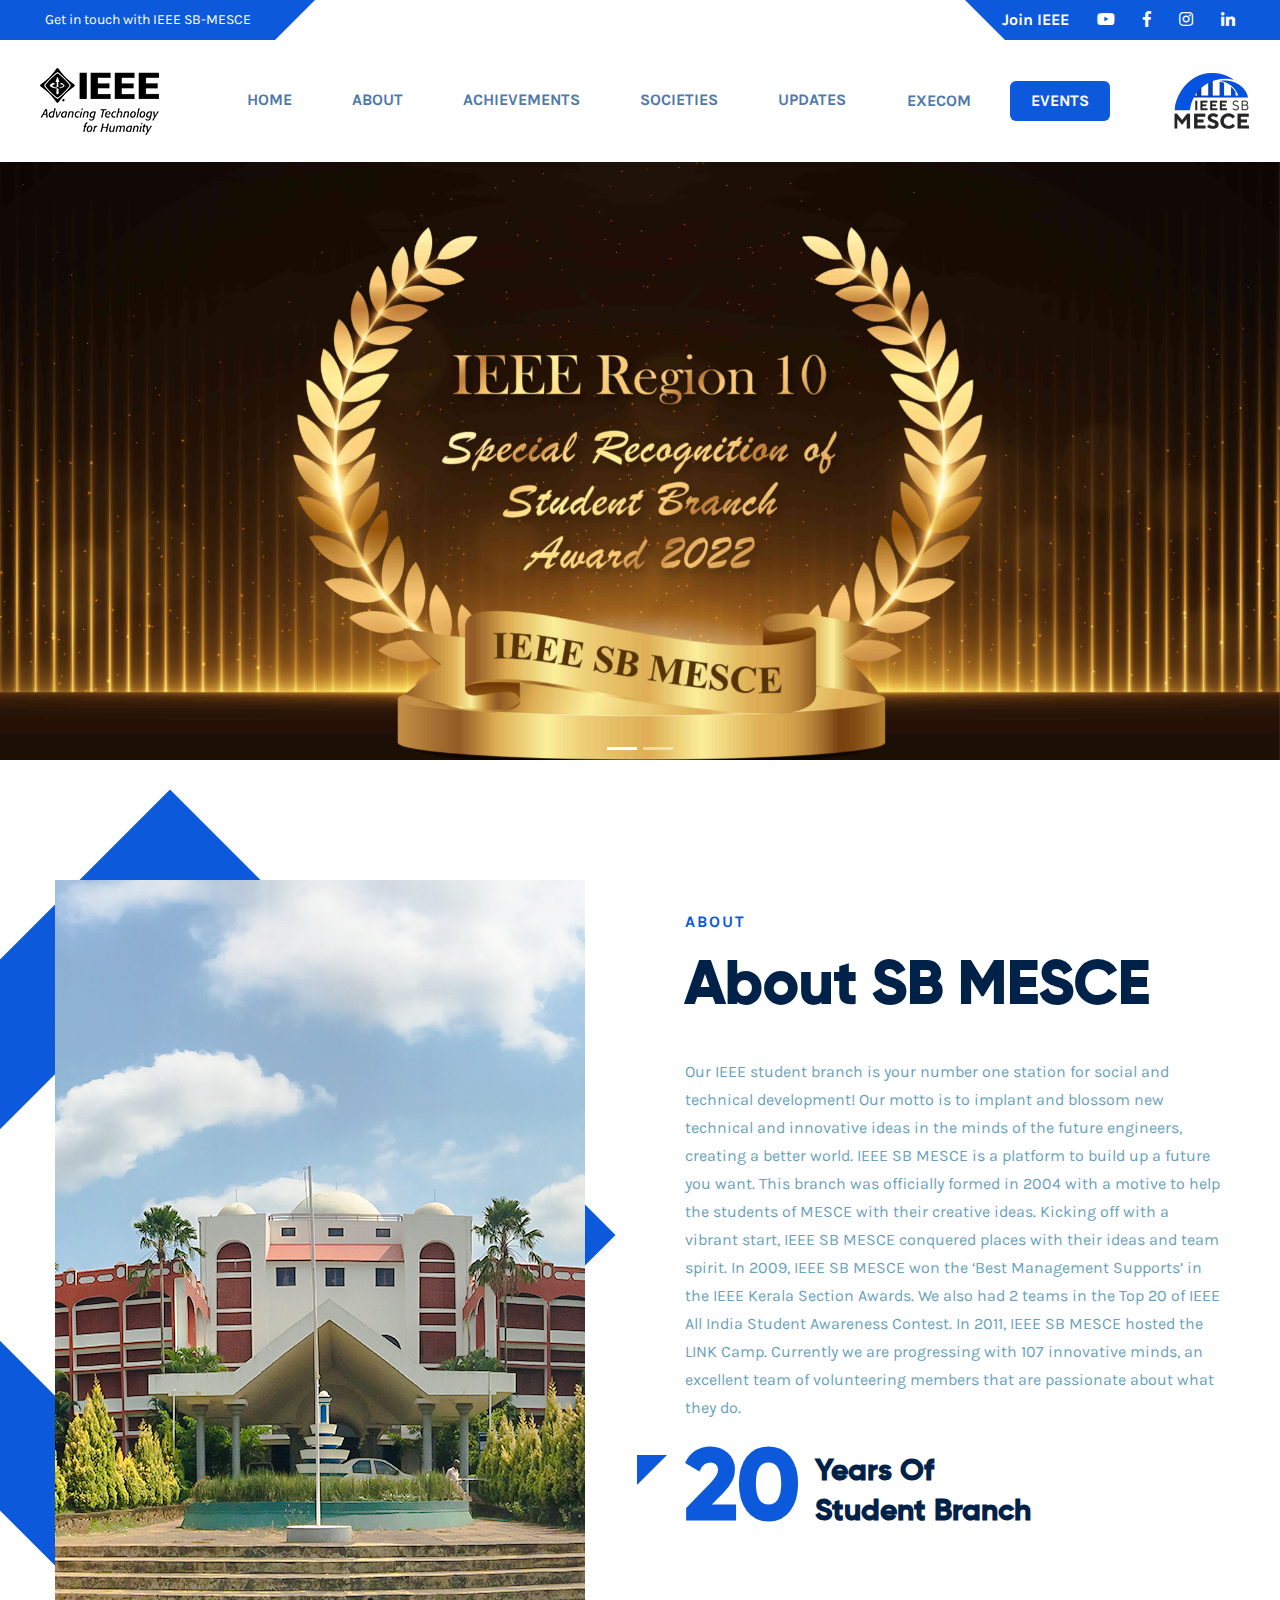
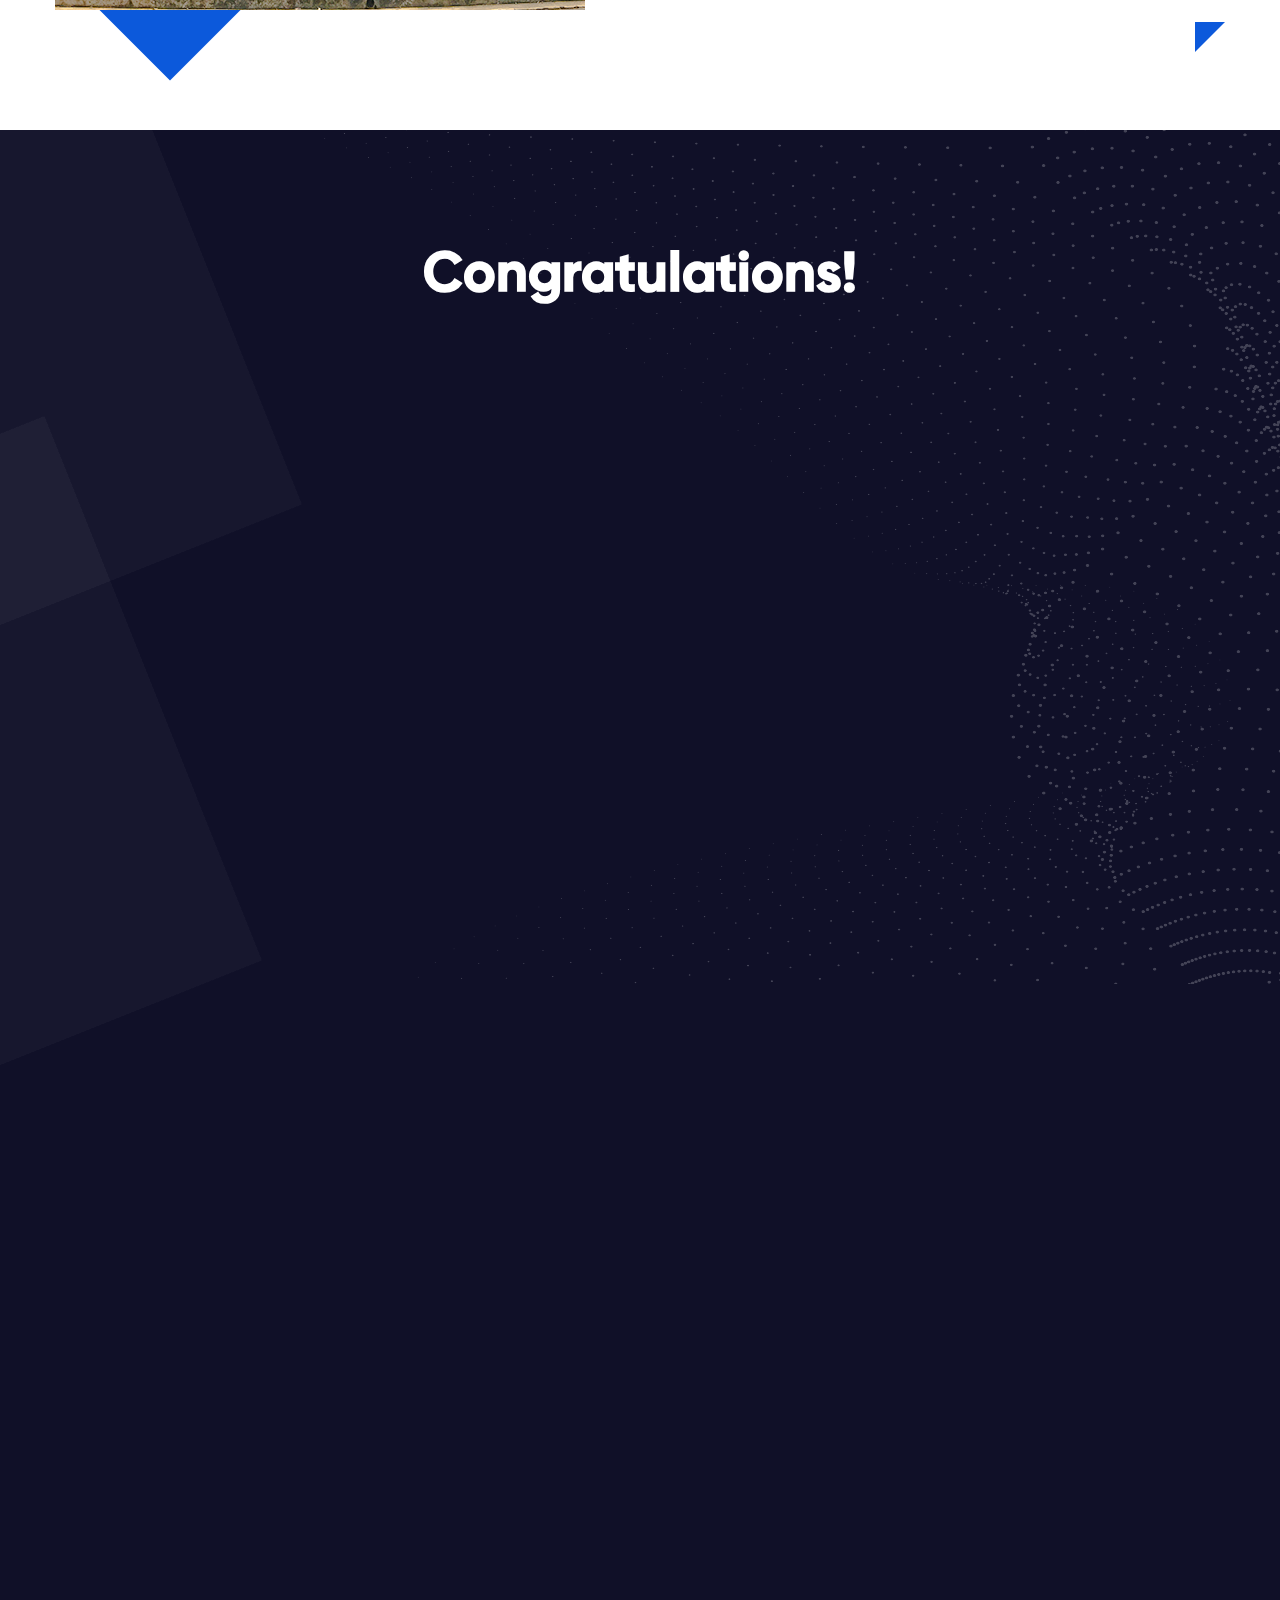
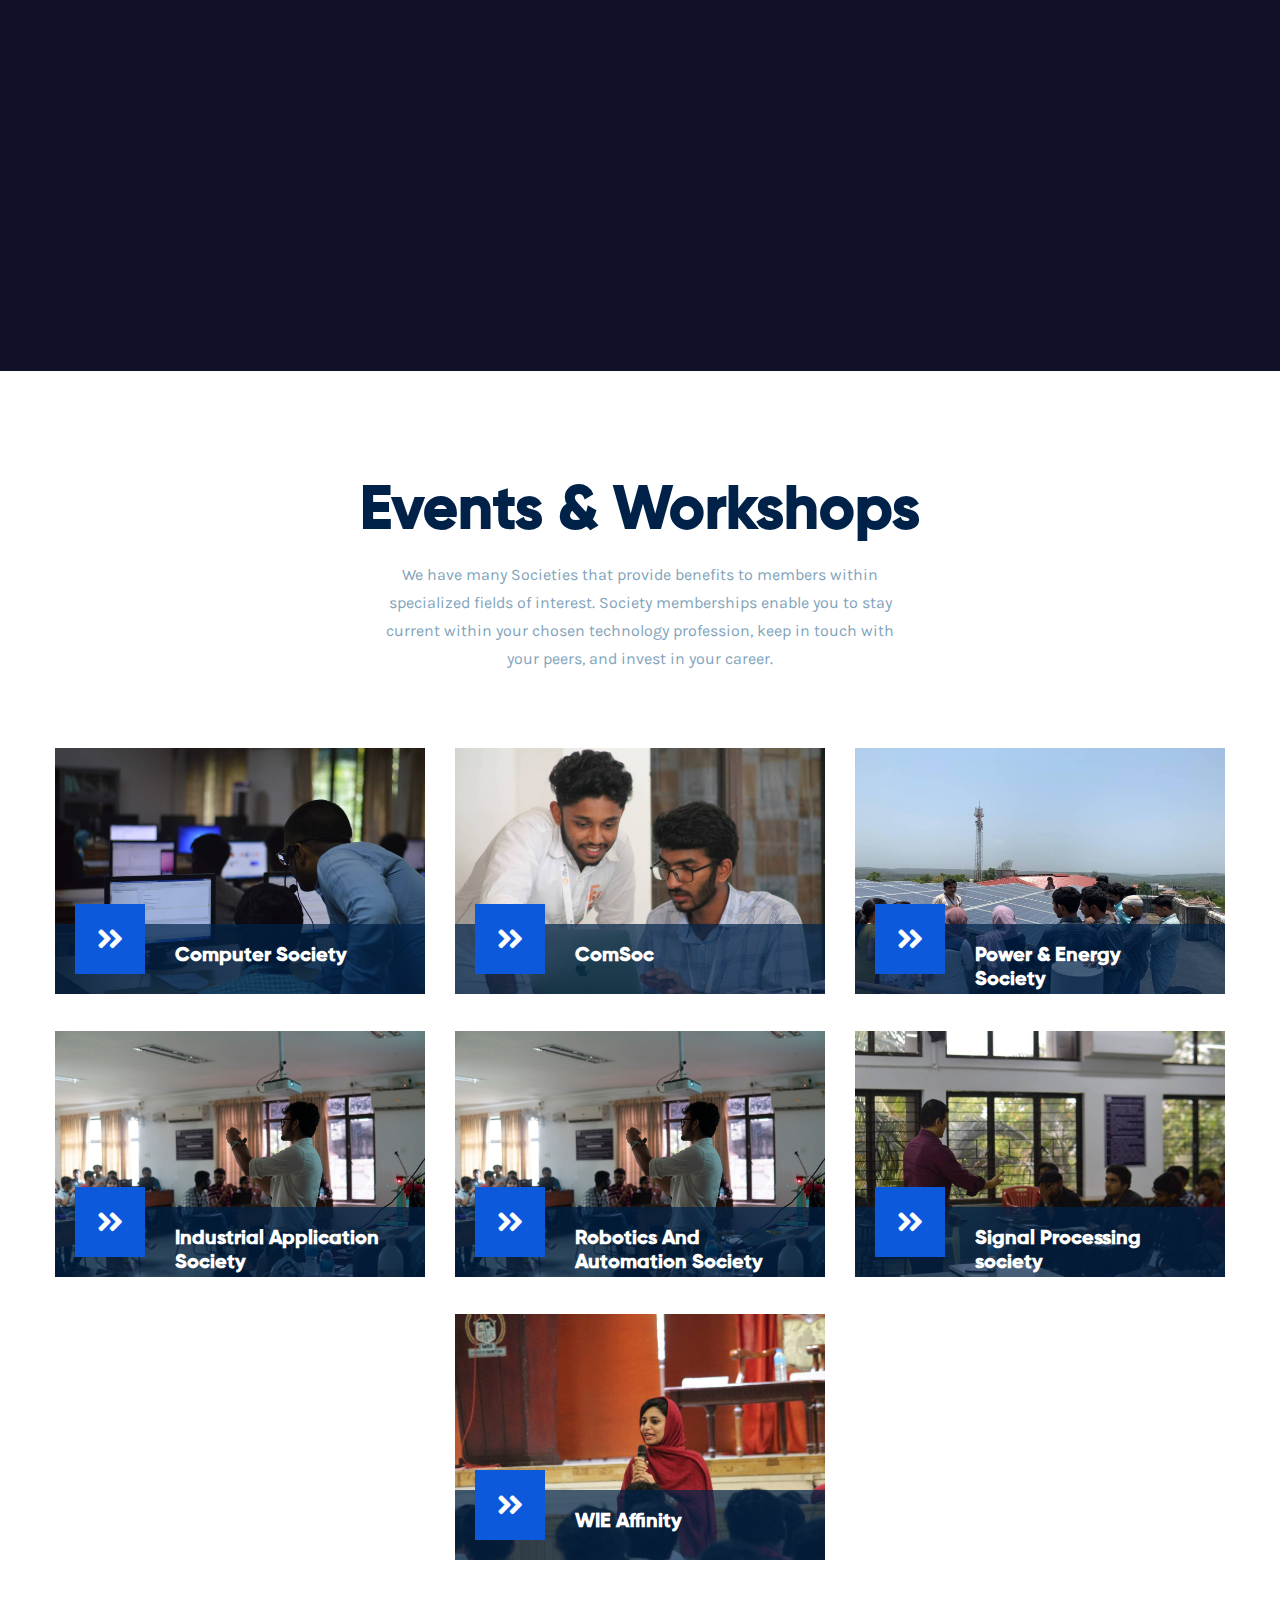
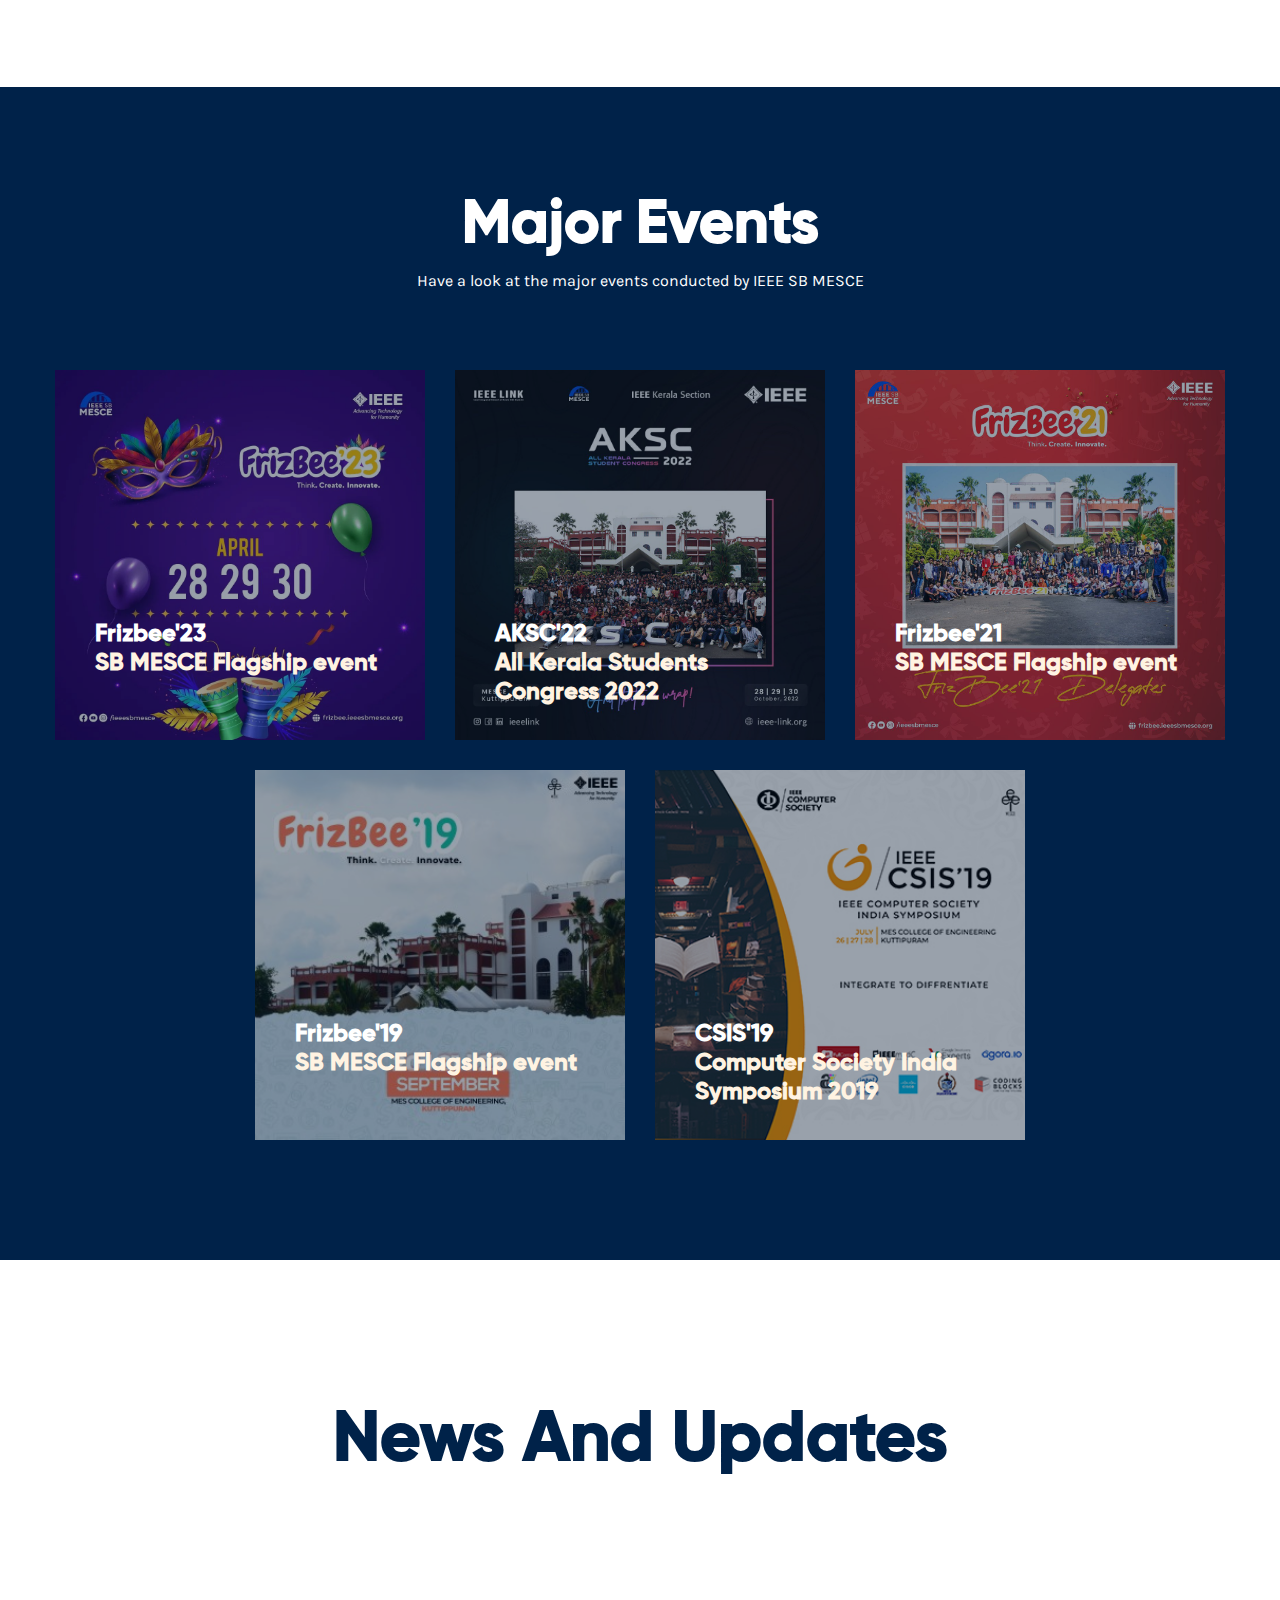
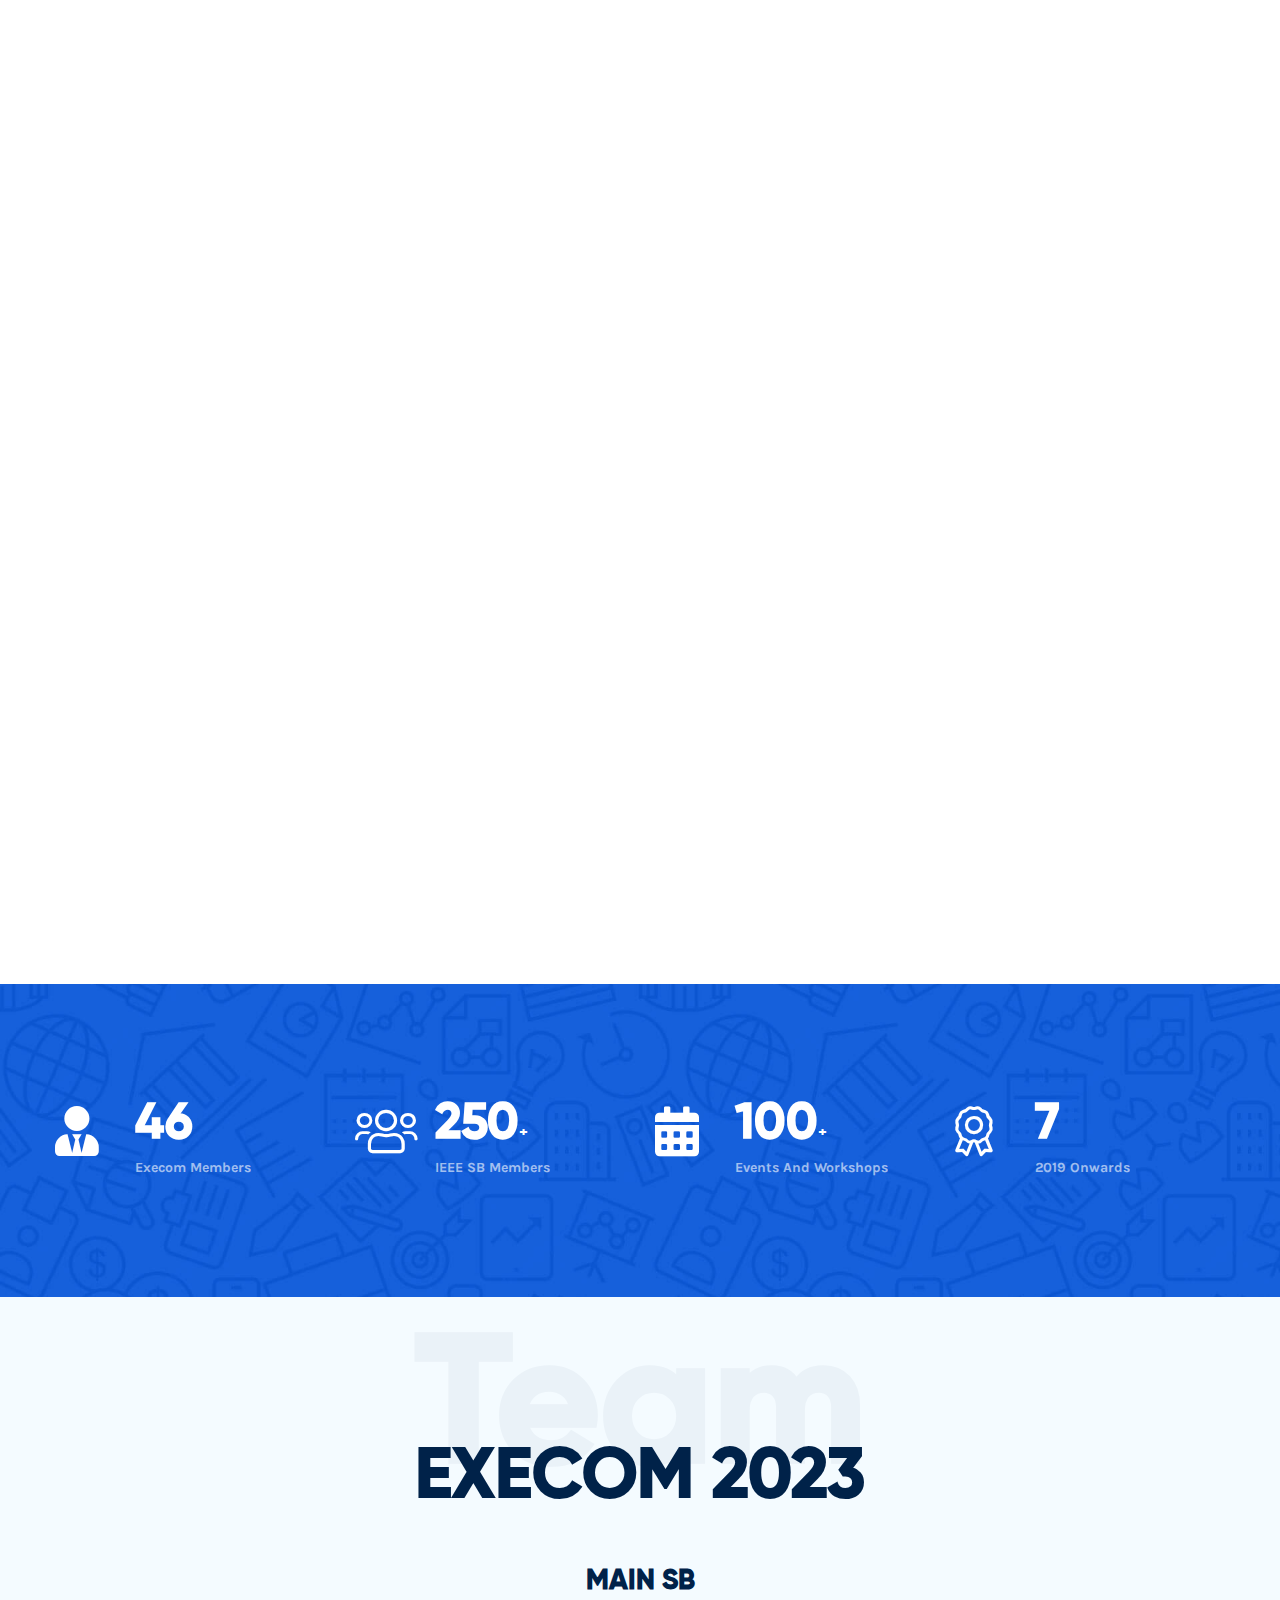
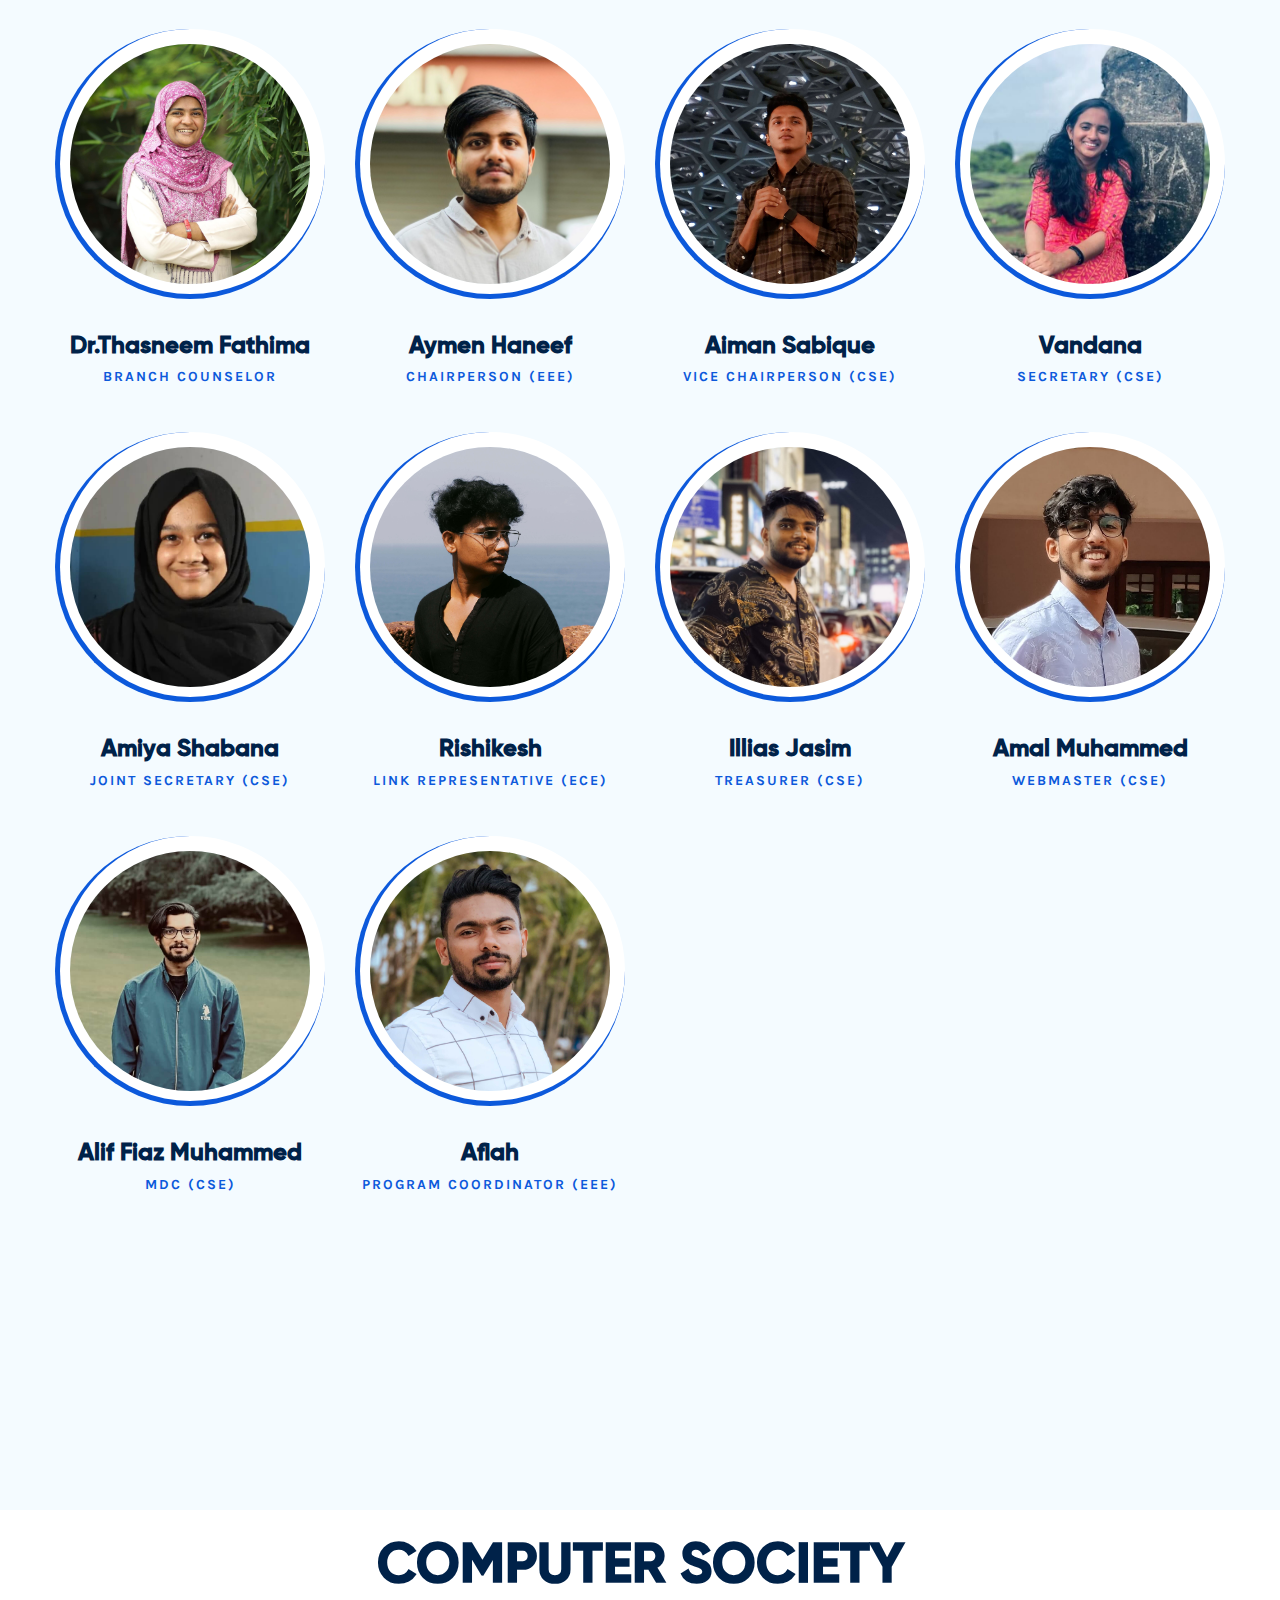
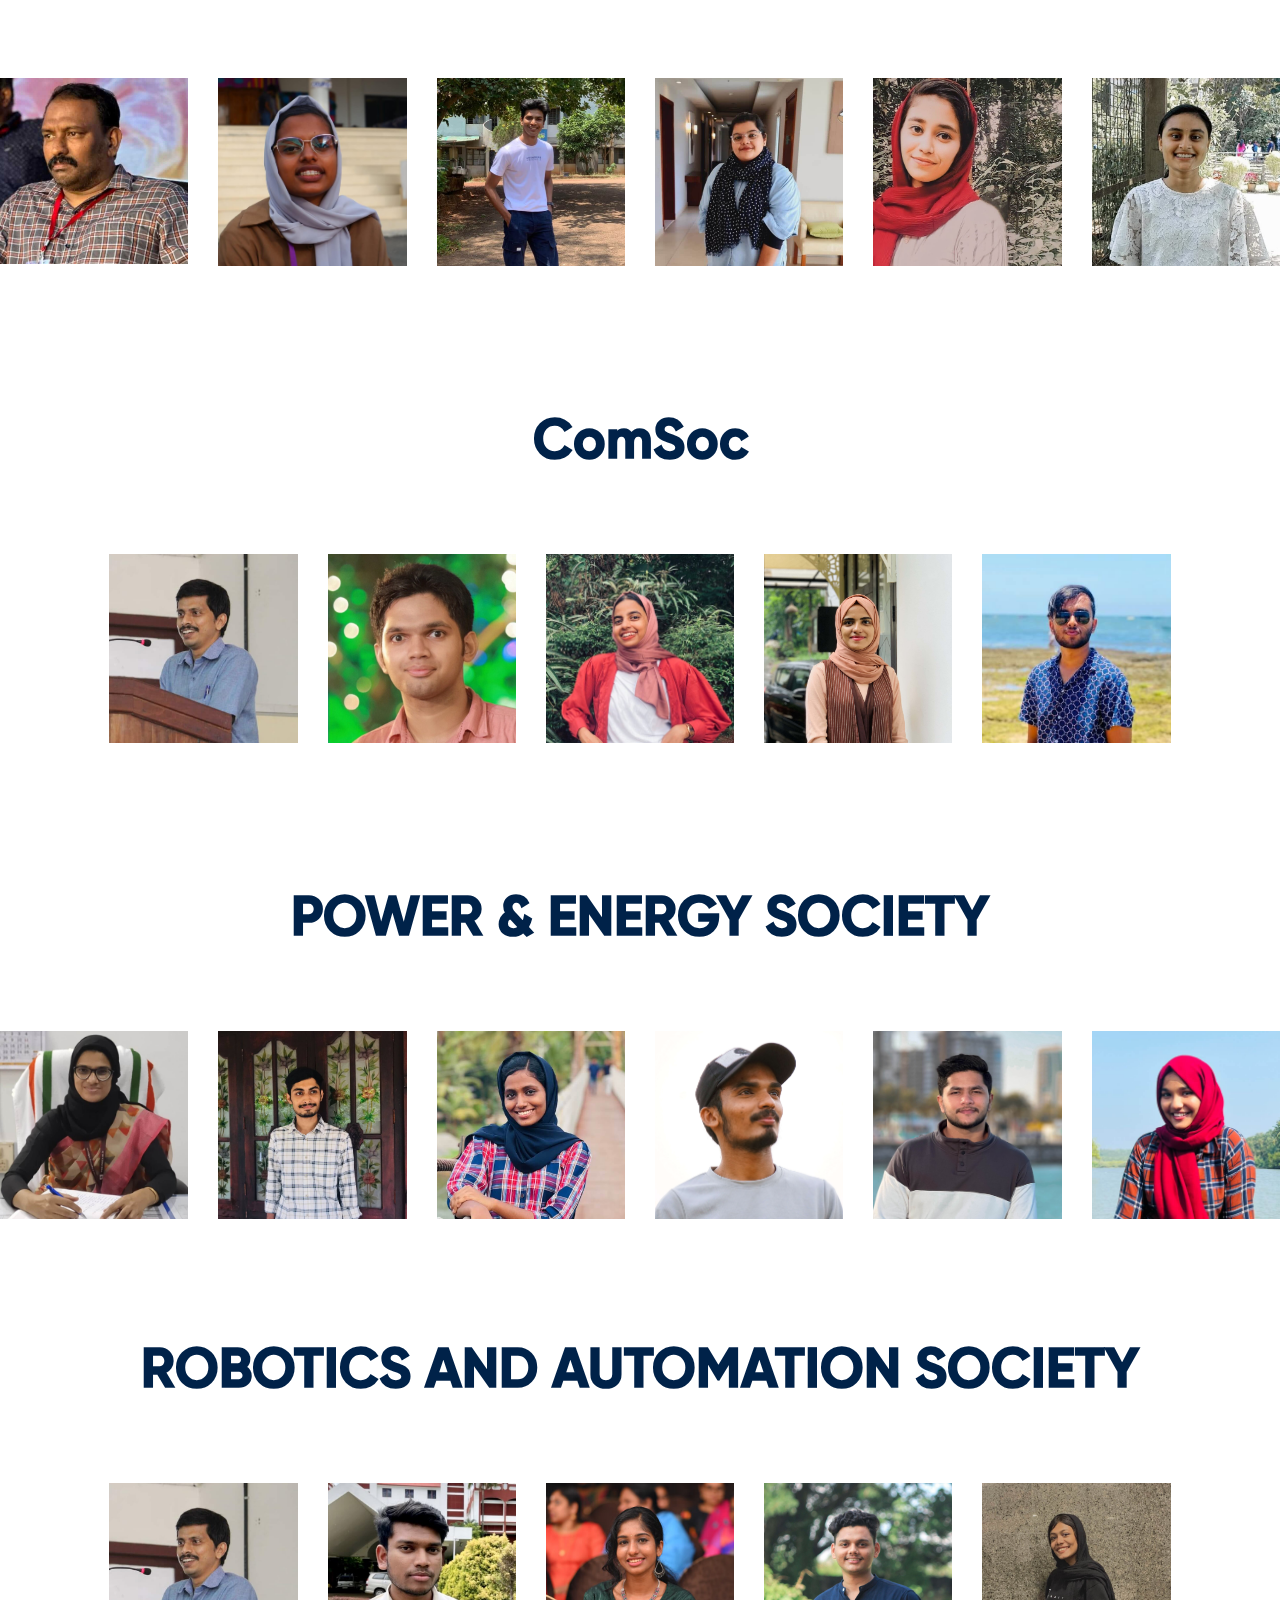
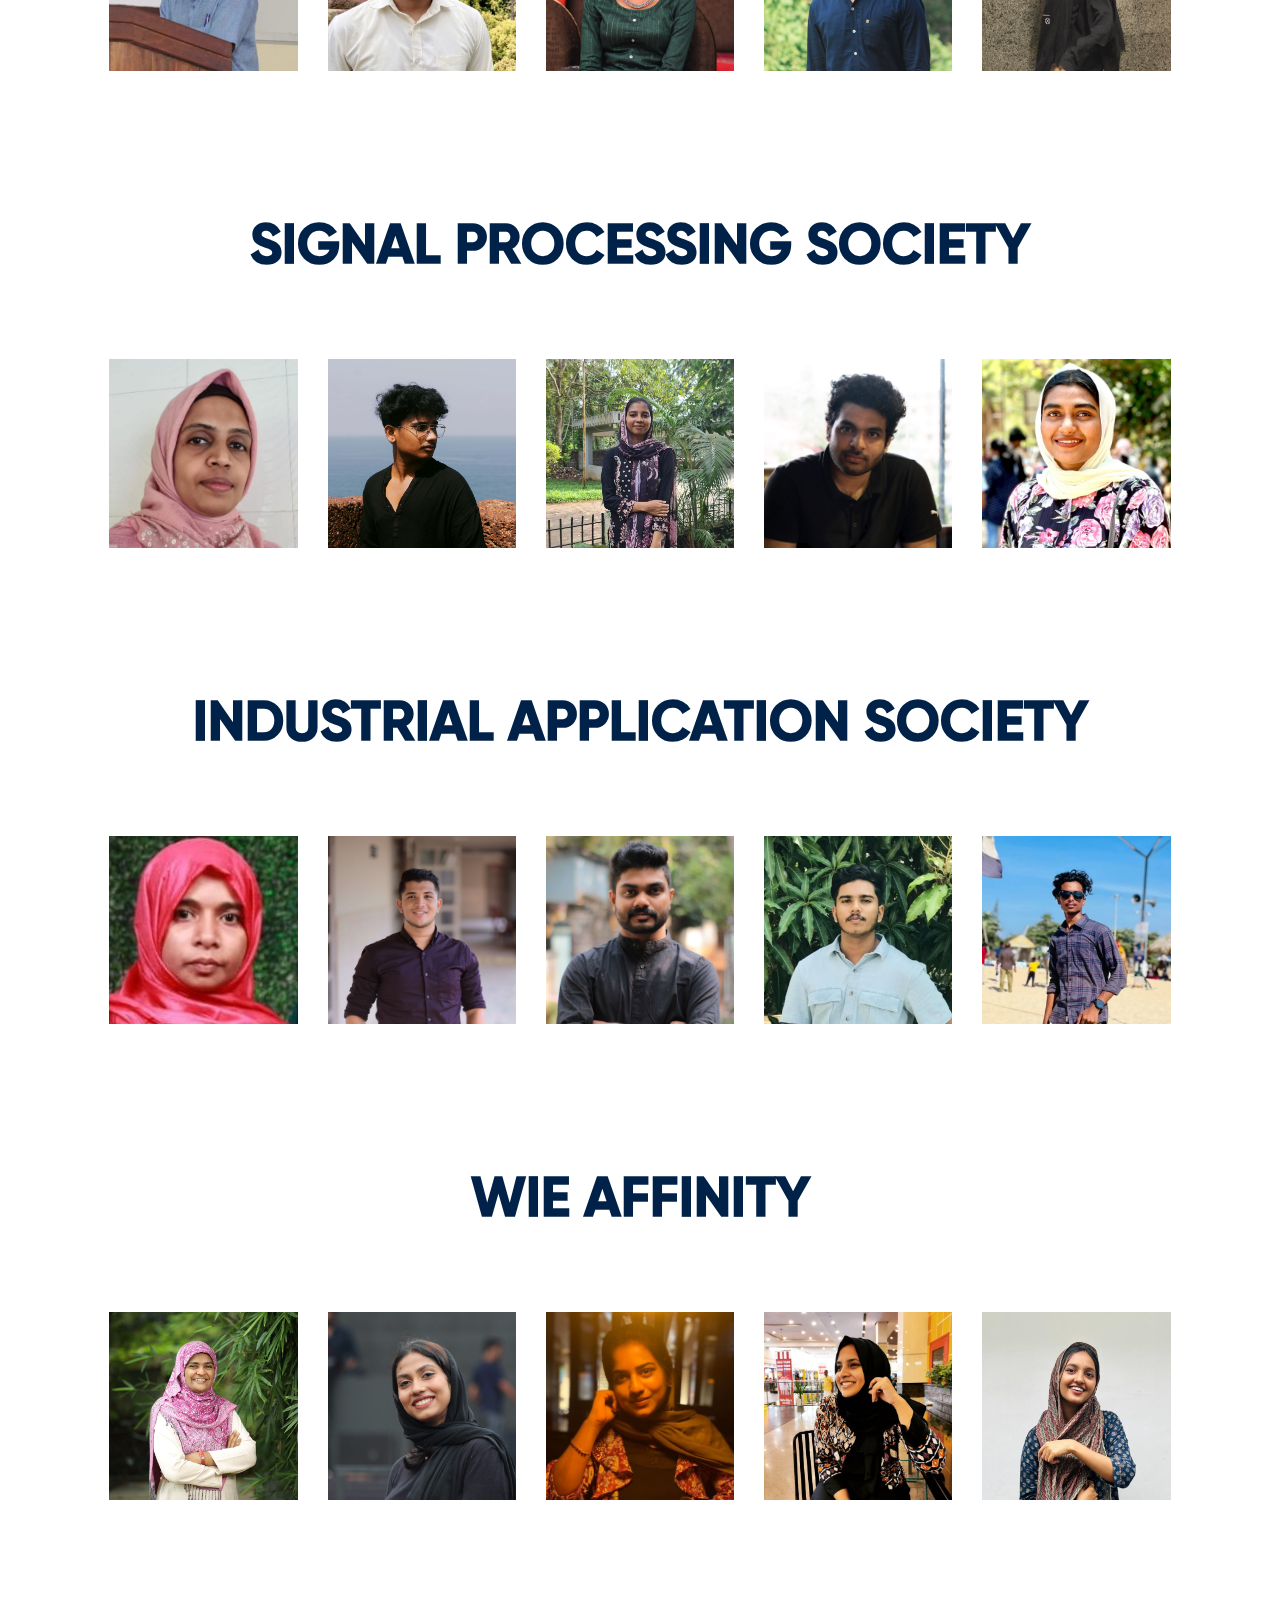
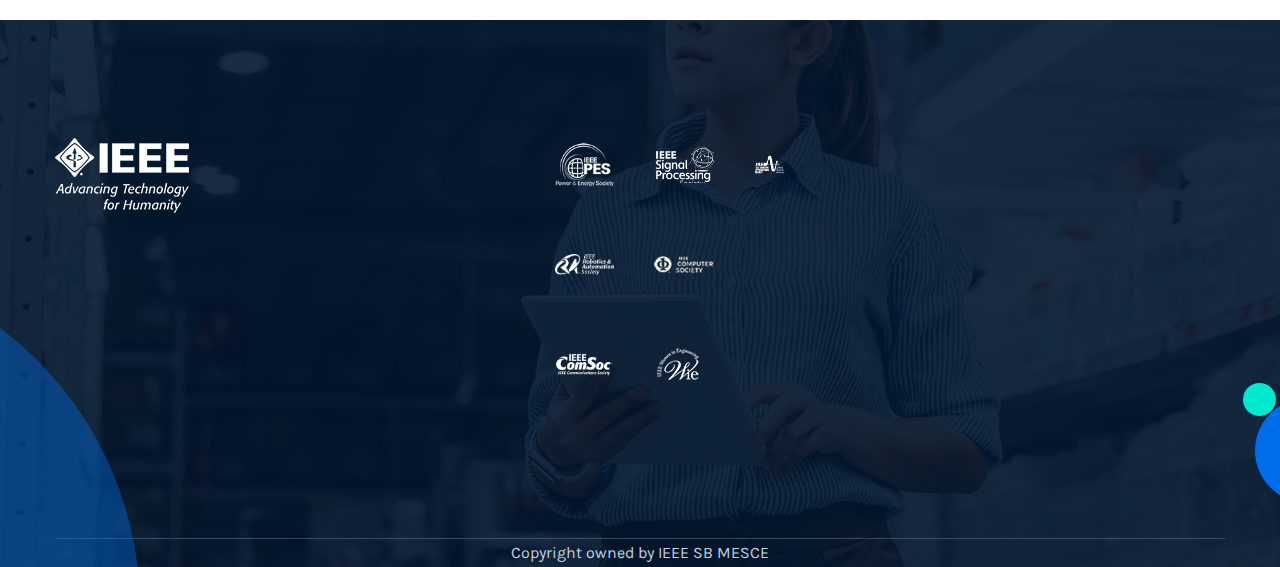
<file: index.html>
<!doctype html>
<html lang="en">

<!-- index.html  10:29:52 GMT -->
<head>
    <meta charset="utf-8">
    <meta http-equiv="x-ua-compatible" content="ie=edge">
    <meta name="description" content="">
    <meta name="viewport" content="width=device-width, initial-scale=1, shrink-to-fit=no">

    <!-- Global site tag (gtag.js) - Google Analytics -->
    <script async src="https://www.googletagmanager.com/gtag/js?id=G-HGY4ZBBL9H"></script>
    <script>
        window.dataLayer = window.dataLayer || [];
        function gtag() { dataLayer.push(arguments); }
        gtag('js', new Date());

        gtag('config', 'G-HGY4ZBBL9H');
    </script>

    <title>IEEE SB MESCE</title>
    <link rel="icon" href="assets/images/SB LOGO WHITE.png">

    <style>
        #navbar a.active {
            background-color: rgb(22, 25, 163);
            color: white;
        }

        .sticky {
            position: fixed;
            top: 0;
            width: 100%;
        }

        .sticky+.content {
            padding-top: 60p
        }
    </style>
    <link rel="shortcut icon" href="assets/images/favicon.ico" type="image/png">
    <link rel="stylesheet" href="assets/css/bootstrap.min.css">
    <link rel="stylesheet" href="assets/css/all.css">
    <link rel="stylesheet" href="assets/css/animate.min.css">
    <link rel="stylesheet" href="assets/css/slick.css">
    <link rel="stylesheet" href="assets/css/default.css">
    <link rel="stylesheet" href="assets/css/style2.css">
    <link rel="stylesheet" href="assets/css/extra.css">
</head>

<body>

    <header class="header-area-2" data-scroll-index="0">
        <div class="header-top pl-30 pr-30">
            <div class="container-fluid">
                <div class="row align-items-center">
                    <div class="col-lg-6">
                        <div class="header-left-side text-center text-sm-left">
                            <ul>
                                <li><a href="index.html#home">Get in touch with IEEE SB-MESCE</a></li>
                                <!-- <li><a href="https://wa.link/0rbuwh">Join IEEE</a></li> -->
                            </ul>
                        </div>
                    </div>
                    <div class="col-lg-6">
                        <div class="header-right-social text-center text-sm-right">
                            <ul>
                                <li><a href="https://wa.link/0rbuwh"><strong>Join IEEE</strong></a></li>
                                <li><a href="https://www.youtube.com/channel/UCOFCN8GtjeHg4jGJ_EONYOw"> <i
                                            class="fab fa-youtube" style="color:white"></i></a></li>
                                <li><a href="https://m.facebook.com/ieeesbmesce/"><i class="fab fa-facebook-f"></i></a>
                                </li>
                                <li><a href="https://www.instagram.com/ieeesbmesce/"><i
                                            class="fab fa-instagram"></i></a></li>

                                <li><a href="https://www.linkedin.com/company/ieeesbmesce/mycompany/"><i
                                            class="fab fa-linkedin-in"></i></a></li>

                            </ul>
                        </div>
                    </div>
                </div>
            </div>
        </div>

        <div class="header-nav">
            <div class="navigation" id="navbar">
                <nav class="navbar navbar-expand-lg navbar-light ">
                    <a class="navbar-brand" href="index.html"><img src="assets/images/black.png" alt=""></a>
                    <button class="navbar-toggler" type="button" data-toggle="collapse"
                        data-target="#navbarSupportedContent" aria-controls="navbarSupportedContent"
                        aria-expanded="false" aria-label="Toggle navigation">

                        <span class="toggler-icon"></span>
                        <span class="toggler-icon"></span>
                        <span class="toggler-icon"></span>
                    </button>

                    <div class="collapse navbar-collapse sub-menu-bar" id="navbarSupportedContent">
                        <ul class="navbar-nav m-auto">
                            <li class="nav-item active"><a data-scroll-nav="0" class="nav-link"
                                    href="index.html#home">Home</a></li>
                            <li class="nav-item"><a data-scroll-nav="1" class="nav-link"
                                    href="index.html#about">About</a></li>
                            <li class="nav-item"><a data-scroll-nav="2" class="nav-link"
                                    href="index.html#achievements">Achievements</a></li>
                            <li class="nav-item"><a data-scroll-nav="3" class="nav-link"
                                    href="index.html#societies">Societies</a></li>
                            <li class="nav-item"><a data-scroll-nav="4" class="nav-link"
                                    href="index.html#updates">Updates</a></li>

                            <li class="dropdown show nav-item">
                                <a class="btn" href="#" role="button" id="dropdownMenuLink" data-toggle="dropdown"
                                    aria-haspopup="true" aria-expanded="false" data-scroll-nav="5">
                                    Execom
                                </a>

                                <div class="dropdown-menu" aria-labelledby="dropdownMenuLink">
                                    <a class="dropdown-item" href="index.html#execom">Execom 2023</a>
                                    <a class="dropdown-item" href="execom22.html">Execom 2022</a>
                                    <a class="dropdown-item" href="execom21.html">Execom 2021</a>
                                </div>
                            </li>

                            <li class="nav-item d-lg-none"><a class="nav-link" href="index.html#execom">Execom</a>
                            </li>
                            <div class="bnr-btn join-ieee">
                                <a class="nav-link" href="https://wa.link/0rbuwh"><button class="bnr-cnt-us"
                                        type="button"><span>Join IEEE</span></button></a>
                            </div>
                            <div class="bnr-btn">
                                <a class="nav-link" href="registration.html"><button class="bnr-cnt-us"
                                        type="button"><span> EVENTS</span></button></a>
                            </div>
                        </ul>
                    </div>

                    <div class="country d-none d-lg-block">
                        <img src="assets/images/SB LOGO BLACK1.png" class="newlogo" alt="flag">
                    </div>


                </nav>
            </div>
        </div>
    </header>

    <!--                             Carousal                                      -->

    <div id="carouselExampleIndicators" class="carousel slide" data-ride="carousel">
        <ol class="carousel-indicators">
            <li data-target="#carouselExampleIndicators" data-slide-to="0" class="active"></li>
            <li data-target="#carouselExampleIndicators" data-slide-to="1"></li>
            <!-- <li data-target="#carouselExampleIndicators" data-slide-to="2"></li> -->
        </ol>
        <div class="carousel-inner">
            <!-- <div class="carousel-item active">
                <img class="d-block w-100" src="assets/images/FrizBee23_buzz.jpg" alt="First slide">
            </div> -->
            <div class="carousel-item active">
                <img class="d-block w-100" src="assets\images/R10 Award _Recovered__Artboard_Artboard.jpg"
                    alt="First slide">
            </div>
            <div class="carousel-item">
                <img class="d-block w-100" src="assets\images/Exemplary-01-01.jpg" alt="Second slide">
            </div>
        </div>
        <a class="carousel-control-prev" href="#carouselExampleIndicators" role="button" data-slide="prev">
            <span class="" aria-hidden="true"></span>
            <span class="sr-only">Previous</span>
        </a>
        <a class="carousel-control-next" href="#carouselExampleIndicators" role="button" data-slide="next">
            <span class="" aria-hidden="true"></span>
            <span class="sr-only">Next</span>
        </a>
    </div>

    <!--                             About SB                                      -->
    <div class="about-area pt-90 pb-120" data-scroll-index="1">
        <div class="container">
            <div class="row align-items-center">
                <div class="col-lg-6 col-md-12 order-2 order-lg-1">
                    <div class="about-thumb mt-30">
                        <img src="assets/images/mes.png" alt="">
                    </div>
                </div>
                <div id="about" class="col-lg-6 col-md-12 order-1 order-lg-2">
                    <div class="about-item mt-30">
                        <span>About</span>
                        <h3 class="title">About SB MESCE </h3>
                        <p>Our IEEE student branch is your number one station for social and technical development! Our
                            motto is to implant and blossom new technical and innovative ideas in the minds of the
                            future engineers, creating a better world. IEEE SB MESCE is a platform to build up a future
                            you want. This branch was officially formed in 2004 with a motive to help the students of
                            MESCE with their creative ideas. Kicking off with a vibrant start, IEEE SB MESCE conquered
                            places with their ideas and team spirit. In 2009, IEEE SB MESCE won the ‘Best Management
                            Supports’ in the IEEE Kerala Section Awards. We also had 2 teams in the Top 20 of IEEE All
                            India Student Awareness Contest. In 2011, IEEE SB MESCE hosted the LINK Camp.
                            Currently we are progressing with 107 innovative minds, an excellent team of volunteering
                            members that are passionate about what they do.
                        </p>
                        <div class="about-experience">
                            <h3>20</h3>
                            <span>Years Of <br> Student Branch</span>
                        </div>

                    </div>
                </div>
            </div>
        </div>
    </div>

    <!--                                 Achievements                                  -->

    <div id="achievements" class="why-choose-area" data-scroll-index="2">
        <div class="container">
            <div class="row justify-content-center">
                <div class="col-lg-8">
                    <div class="section-title text-center">

                        <h2 class="title">Congratulations!</h2>
                    </div>
                </div>
            </div>
            <div class="row justify-content-center">

                <div class="col-lg-4 col-md-6 col-sm-9 wow slideInUp" data-wow-duration=".5s" data-wow-delay="0s">
                    <div class="single-choose text-center mt-30">
                        <div class="icon-box">
                            <span></span>
                            <img src="assets/images/swalih_award.png" alt="">
                        </div>
                        <h4 class="title">Swalih P A</h4>
                        <p>Outstanding Student Volunteer Fresher Award (Special Mention) of IEEE Malabar Subsection 2023</p>
                    </div>
                </div>

                <div class="col-lg-4 col-md-6 col-sm-9 wow slideInUp" data-wow-duration=".5s" data-wow-delay="0s">
                    <div class="single-choose text-center mt-30">
                        <div class="icon-box">
                            <span></span>
                            <img src="assets/images/eureka_award.png" alt="">
                        </div>
                        <h4 class="title">Swalih, Aleena, Favas and Rayan</h4>
                        <p>First runner up in Eu-reka 2023 conducted by IEEE Pune Section</p>
                    </div>
                </div>

                <div class="col-lg-4 col-md-6 col-sm-9 wow slideInUp" data-wow-duration=".5s" data-wow-delay="0s">
                    <div class="single-choose text-center mt-30">
                        <div class="icon-box">
                            <span></span>
                            <img src="assets/images/Sabareesh.png" alt="">
                        </div>
                        <h4 class="title">Sabareesh</h4>
                        <p>Outstanding Student Volunteer Award (Special Mention) of IEEE Computer Society Kerala Section
                            2022</p>
                    </div>
                </div>

                <div class="col-lg-4 col-md-6 col-sm-9 wow slideInUp" data-wow-duration=".5s" data-wow-delay="0s">
                    <div class="single-choose text-center mt-30">
                        <div class="icon-box">
                            <span></span>
                            <img src="assets/images/Regional exemplary SB - 1.png" alt="">
                        </div>
                        <h4 class="title">SB MESCE</h4>
                        <p>IEEE Regional Exemplary Student Branch Award 2022</p>
                    </div>
                </div>

                <div class="col-lg-4 col-md-6 col-sm-9 wow slideInUp" data-wow-duration=".5s" data-wow-delay="0s">
                    <div class="single-choose text-center mt-30">
                        <div class="icon-box">
                            <span></span>
                            <img src="assets/images/Award R10.png" alt="">
                        </div>
                        <h4 class="title">SB MESCE</h4>
                        <p>R10 Special Recognition of SB Award 2022</p>
                    </div>
                </div>

                <div class="col-lg-4 col-md-6 col-sm-9 wow slideInUp" data-wow-duration=".5s" data-wow-delay="0s">
                    <div class="single-choose text-center mt-30">
                        <div class="icon-box">
                            <span></span>
                            <img src="assets/images/ieee achivement.png" alt="">
                        </div>
                        <h4 class="title">SB MESCE</h4>
                        <p>Best SB in Malabar subsection(2019)</p>
                    </div>
                </div>

                <div class="col-lg-4 col-md-6 col-sm-9 wow slideInUp" data-wow-duration="1s" data-wow-delay="0s">
                    <div class="single-choose text-center mt-30">
                        <div class="icon-box">
                            <span></span>
                            <img src="assets/images/naem.png" alt="">
                        </div>
                        <h4 class="title">Naeem Hadiq</h4>
                        <p>Best chairman award in Malabar subsection(2019)</p>
                    </div>
                </div>

                <div class="col-lg-4 col-md-6 col-sm-9 wow slideInUp" data-wow-duration="1.5s" data-wow-delay="0s">
                    <div class="single-choose text-center mt-30">
                        <div class="icon-box">
                            <span></span>
                            <img src="assets/images/karthik.png" alt="">
                        </div>
                        <h4 class="title">Karthik</h4>
                        <p>Outstanding student branch chapter award in Malabar subsection(2020)</p>
                    </div>
                </div>

                <div class="col-lg-4 col-md-6 col-sm-9 wow slideInUp" data-wow-duration="1s" data-wow-delay="0s">
                    <div class="single-choose text-center mt-30">
                        <div class="icon-box">
                            <span></span>
                            <img src="assets/images/maya.png" alt="">
                        </div>
                        <h4 class="title">Dr. Maya G</h4>
                        <p>Outstanding branch counselor award in Malabar subsection (2020)</p>
                    </div>
                </div>

                <div class="col-lg-4 col-md-6 col-sm-9 wow slideInUp" data-wow-duration="1s" data-wow-delay="0s">
                    <div class="single-choose text-center mt-30">
                        <div class="icon-box">
                            <span></span>
                            <img src="assets/images/rameesha.png" alt="">
                        </div>
                        <h4 class="title">Rameesha</h4>
                        <p>Outstanding Women In Engineering volunteer of Malabar subsection (2020)</p>
                    </div>
                </div>
                <div class="col-lg-4 col-md-6 col-sm-9 wow slideInUp" data-wow-duration="1s" data-wow-delay="0s">
                    <div class="single-choose text-center mt-30">
                        <div class="icon-box">
                            <span></span>
                            <img src="assets/images/comsoc achivement.png" alt="">
                        </div>
                        <h4 class="title">ComSoc MESCE</h4>
                        <p>World's largest IEEE ComSoc SB chapter(2021)</p>
                    </div>
                </div>
            </div>
        </div>
        <div class="choose-dot">
            <img src="assets/images/choose-dot.png" alt="">
        </div>
        <div class="choose-shape">
            <img src="assets/images/choose-shape.png" alt="">
        </div>
    </div>

    <!--                                    Societies                                     -->

    <div id="societies" class="services-item-area pt-105 pb-120" data-scroll-index="3">
        <div class="container">
            <div class="row justify-content-center">
                <div class="col-lg-6">
                    <div class="section-title text-center">
                        <h2 class="title">Events & workshops</h2>
                        <p>We have many Societies that provide benefits to members within specialized fields of
                            interest. Society memberships enable you to stay current within your chosen technology
                            profession, keep in touch with your peers, and invest in your career.</p>
                    </div>
                </div>
            </div>

            <div class="row justify-content-center">
                <div class="col-lg-4 col-md-6 col-sm-8" id="societies">
                    <a href="#societies">
                        <div class="single-services-item mt-30">
                            <img src="assets/images/cs.jpg" alt="">
                            <div class="services-overlay">
                                <i class="fas fa-angle-double-right"></i>
                                <h4 class="title">Computer Society</h4>
                                <p>The IEEE Computer Society is the premier source for collaboration in computer science
                                    and engineering. The Computer Society empowers the people who advance technology by
                                    delivering tools for individuals at all stages of their professional careers.</p>
                            </div>
                        </div>
                    </a>
                </div>

                <div class="col-lg-4 col-md-6 col-sm-8">
                    <a href="#societies">
                        <div class="single-services-item mt-30">
                            <img src="assets/images/comsoc.jpg" alt="">
                            <div class="services-overlay">
                                <i class="fas fa-angle-double-right"></i>
                                <h4 class="title">ComSoc</h4>
                                <p>The IEEE Communications Society (ComSoc) promotes the advancement of science,
                                    technology and applications in communications and related disciplines. It fosters
                                    presentation and exchange of information among its members and the technical
                                    community throughout the world.</p>
                            </div>
                        </div>
                    </a>
                </div>

                <div class="col-lg-4 col-md-6 col-sm-8">
                    <a href="#societies">
                        <div class="single-services-item mt-30">
                            <img src="assets/images/pes.jpg" alt="">
                            <div class="services-overlay">
                                <i class="fas fa-angle-double-right"></i>
                                <h4 class="title">Power & Energy Society</h4>
                                <p>The IEEE Power & Energy Society focused on the scientific and engineering knowledge
                                    about electric power and energy.</p>
                            </div>
                        </div>
                    </a>
                </div>
                <div class="col-lg-4 col-md-6 col-sm-8">
                    <a href="#societies">
                        <div class="single-services-item mt-30">
                            <img src="assets/images/aaaa.jpg" alt="">
                            <div class="services-overlay">
                                <i class="fas fa-angle-double-right"></i>
                                <h4 class="title">Industrial Application Society</h4>
                                <p> IEEE Industry Applications Society enables the advancement of theory and practice in
                                    the design, development, manufacturing and application of safe, sustainable,
                                    reliable, smart electrical systems, equipment and services.</p>
                            </div>
                        </div>
                    </a>
                </div>

                <div class="col-lg-4 col-md-6 col-sm-8">
                    <a href="#societies">
                        <div class="single-services-item mt-30">
                            <img src="assets/images/aaaa.jpg" alt="">
                            <div class="services-overlay">
                                <i class="fas fa-angle-double-right"></i>
                                <h4 class="title">Robotics And Automation Society</h4>
                                <p> The IEEE Robotics and Automation Society (IEEE RAS) is a professional society of the
                                    IEEE that supports the development and the exchange of scientific knowledge in the
                                    fields of robotics and automation, including applied and theoretical issues.</p>
                            </div>
                        </div>
                    </a>
                </div>

                <div class="col-lg-4 col-md-6 col-sm-8">
                    <a href="#societies">
                        <div class="single-services-item mt-30">
                            <img src="assets/images/spr.jpg" alt="">
                            <div class="services-overlay">
                                <i class="fas fa-angle-double-right"></i>
                                <h4 class="title">Signal Processing society</h4>
                                <p>Signal processing uses mathematical, statistical, computational, heuristic, and/or
                                    linguistic representations, formalisms, modeling techniques and algorithms for
                                    generating, transforming, transmitting, and learning from signals.</p>
                            </div>
                        </div>
                    </a>
                </div>

                <div class="col-lg-4 col-md-6 col-sm-8">
                    <a href="#societies">
                        <div class="single-services-item mt-30">
                            <img src="assets/images/we.jpg" alt="">
                            <div class="services-overlay">
                                <i class="fas fa-angle-double-right"></i>
                                <h4 class="title">WIE Affinity</h4>
                                <p>IEEE Women in Engineering (WIE) is a global network of IEEE members and volunteers
                                    dedicated to promoting women engineers and scientists, and inspiring girls around
                                    the world to follow their academic interests in a career in engineering and science.
                                </p>
                            </div>
                        </div>
                    </a>
                </div>
            </div>
        </div>
    </div>

    <!--                                   Major events                                  -->

    <div class="news-area">
        <div class="container">
            <div class="row justify-content-center">
                <div class="col-lg-6 col-md-9">
                    <div class="section-title-2 text-center pl-25 pr-25">
                        <h2 class="title">Major Events</h2>
                        <p>Have a look at the major events conducted by IEEE SB MESCE</p>
                    </div>
                </div>
            </div>

            <div class="row justify-content-center">

                <div class="col-lg-4 col-md-6 col-sm-9">
                    <div class="single-news mt-30">
                        <img src="assets/images/frizbee23.jpg" alt="">
                        <div class="single-news-overlay">
                            <h5 class="title"><a href="">Frizbee'23</a><br>SB MESCE
                                Flagship event</h5>
                            <a href=""><i class="fal fa-long-arrow-right"></i></a>
                        </div>
                    </div>
                </div>

                <div class="col-lg-4 col-md-6 col-sm-9">
                    <div class="single-news mt-30">
                        <img src="assets/images/aksc22.jpg" alt="">
                        <div class="single-news-overlay">
                            <h5 class="title"><a href="#">AKSC'22</a><br>All Kerala Students Congress 2022</h5>
                            <a href=""><i class="fal fa-long-arrow-right"></i></a>
                        </div>
                    </div>
                </div>

                <div class="col-lg-4 col-md-6 col-sm-9">
                    <div class="single-news mt-30">
                        <img src="assets/images/frizbee21.jpg" alt="">
                        <div class="single-news-overlay">
                            <h5 class="title"><a href="">Frizbee'21</a><br>SB MESCE
                                Flagship event</h5>
                            <a href=""><i class="fal fa-long-arrow-right"></i></a>
                        </div>
                    </div>
                </div>

                <div class="col-lg-4 col-md-6 col-sm-9">
                    <div class="single-news mt-30">
                        <img src="assets/images/frizbee1.jpg" alt="">
                        <div class="single-news-overlay">
                            <h5 class="title"><a href="frizbee_19.html">Frizbee'19</a><br>SB MESCE Flagship event</h5>
                            <a href="frizbee_19.html"><i class="fal fa-long-arrow-right"></i></a>
                        </div>
                    </div>
                </div>

                <div class="col-lg-4 col-md-6 col-sm-9">
                    <div class="single-news mt-30">
                        <img src="assets/images/csis.jpg" alt="">
                        <div class="single-news-overlay">
                            <h5 class="title"><a href="csis.html">CSIS'19</a><br>Computer Society India Symposium 2019
                            </h5>
                            <a href="csis.html"><i class="fal fa-long-arrow-right"></i></a>
                        </div>
                    </div>
                </div>

            </div>
        </div>
    </div>

    <!--                             News And Updates                                -->

    <div id="updates" class="portfolio-3-area pt-115 pb-120" data-scroll-index="4">
        <div class="container">
            <div class="row justify-content-center">
                <div class="col-lg-8">
                    <div class="section-title text-center">
                        <span></span>
                        <h2 class="title">News And Updates</h2>
                    </div>
                </div>
            </div>
            <div class="row justify-content-center">

                <div class="col-lg-4 col-md-6 col-sm-9 wow fadeInUp" data-wow-duration="1s" data-wow-delay=".2s">
                    <div class="single-portfolio mt-30">
                        <div class="portfolio-thumb">
                            <img src="assets/images/news and updates/code & connect.jpg" alt="">
                        </div>
                        <div class="portfolio-content">
                            <span>SB MESCE</span><br>
                            <a href="case-details.html">
                                <h4 class="title">Code and Connect</h4>
                            </a>
                            <p>
                                “Exploring the realms of Arduino is not just about circuits; it's about decoding the
                                language of innovation.”🌐💻<br>
                                Dive into the language of innovation with Code and Connect, a one-day Arduino program by
                                IEEE SPS MESCE.
                                Don't miss out on this opportunity to 'Code and Connect'—where innovation meets
                                inspiration! 🔋<br>
                                <strong>Session Lead: Mr. Madhu Krishnan A P, IEEE Young Professional.</strong><br>
                                Date: 2nd December, 2023<br>
                                Time: 9:30 am - 4:30 pm<br>
                                Venue: Simulation lab, EC Block<br>
                        </div>
                    </div>
                </div>

                <div class="col-lg-4 col-md-6 col-sm-9 wow fadeInUp" data-wow-duration="1.2s" data-wow-delay=".4s">
                    <div class="single-portfolio mt-30">
                        <div class="portfolio-thumb">
                            <img src="assets/images/news and updates/planisphere.jpg" alt="">
                        </div>
                        <div class="portfolio-content">
                            <span>SB MESCE</span><br>
                            <a href="case-details.html">
                                <h4 class="title">PLANISPHERE</h4>
                            </a>
                            <p> You have a business idea, so what's next you need to do? <br>
                                Well, you're in luck!✨
                                IEEE ComSoc SBC MESCE in collaboration with AECE MESCE brings you an interactive session
                                on business plan and start up Idea. Join the session on the topic Business plan and Start up Idea led by <strong>Muhammed Aslam V</strong> The best time to support small businesses is always today
                                <br>
                                <br>
                                Date : November 30,2023<br>
                                Time: 9:30am to 12:30pm <br>
                                Venue : EC Seminar Hall, EC Block<br>
                            </p>
                        </div>
                    </div>
                </div>

                <div class="col-lg-4 col-md-6 col-sm-9 wow fadeInUp" data-wow-duration="1.4s" data-wow-delay=".6s">
                    <div class="single-portfolio mt-30">
                        <div class="portfolio-thumb">
                            <img src="assets/images/news and updates/btg nihad.jpg" alt="">
                        </div>
                        <div class="portfolio-content">
                            <span>SB MESCE</span>
                            <br>
                            <a href="case-details.html">
                                <h4 class="title">Bridge the Gap</h4>
                            </a>
                            <p>We're thrilled to introduce our
                                speakers for <strong>Bridge the Gap</strong>:pre university track event
                                2023, organized by IEEE CS SBC MESCE in collaboration with IEEE CSKS.
                                <br>
                                <br>
                                <strong>
                                    Topic: Introduction to Designing <br>
                                    Mohammed Aslam <br>
                                    Co-Founder & CTO of TrickyDot Technologies
                                    <br>
                                    <br>
                                    Topic: Introduction to coding <br>
                                    Mohammed Nihad T.K <br>
                                    CS Dept. MESCE <br>
                                </strong>

                                Date: 11th september 2023.<br>
                                Venue: Civil Block Seminar hall, MESCE

                        </div>
                    </div>
                </div>

            </div>
        </div>
    </div>

    <div class="counter-area bg_cover pt-80 pb-115" style="background-image: url(assets/images/video-bg.jpg);">
        <div class="container">
            <div class="row">
                <div class="col-lg-3 col-md-6 col-sm-6">
                    <div class="counter-item mt-30">
                        <h3 class="title"><span class="counter">46</span></h3>
                        <p>Execom members</p>
                        <i class="fas fa-user-tie"></i>
                    </div>
                </div>
                <div class="col-lg-3 col-md-6 col-sm-6">
                    <div class="counter-item mt-30">
                        <h3 class="title"><span class="counter">250</span>+</h3>
                        <p>IEEE SB members</p>
                        <i class="fal fa-users"></i>
                    </div>
                </div>
                <div class="col-lg-3 col-md-6 col-sm-6">
                    <div class="counter-item mt-30">
                        <h3 class="title"><span class="counter">100</span>+</h3>
                        <p>Events and Workshops</p>
                        <i class="fas fa-calendar-alt"></i>
                    </div>
                </div>
                <div class="col-lg-3 col-md-6 col-sm-6">
                    <div class="counter-item mt-30">
                        <h3 class="title"><span class="counter">7</span></h3>
                        <p>2019 onwards</p>
                        <i class="fal fa-award"></i>
                    </div>
                </div>
            </div>
        </div>
    </div>

    <!------------------------EXECOM------------------------------------->

    <div id="execom" class="team-area gray-bg pt-115" data-scroll-index="5">
        <div class="container">
            <div class="row justify-content-center">
                <div class="col-lg-8">
                    <div class="section-title text-center">
                        <span></span>
                        <h2 class="title">EXECOM 2023</h2>
                    </div>
                    <div class="text-center">
                        <h3 class="title">MAIN SB</h3>
                    </div>
                </div>
            </div>
            <div class="row">

                <div class="col-lg-3 col-md-4 col-sm-6">
                    <div class="single-team mt-30">
                        <div class="team-thumb">
                            <img src="assets/Execom2023/main/thasneem mam.jpg" alt="">
                        </div>
                        <div class="team-content text-center">
                            <h5 class="title">Dr.Thasneem Fathima</h5>
                            <span>BRANCH COUNSELOR</span>
                        </div>
                    </div>
                </div>

                <div class="col-lg-3 col-md-4 col-sm-6">
                    <div class="single-team mt-30">
                        <div class="team-thumb">
                            <img src="assets\Execom2023\main\Aymen h.jpg" alt="">
                        </div>
                        <div class="team-content text-center">
                            <h5 class="title">Aymen Haneef</h5>
                            <span>CHAIRPERSON (EEE)</span>
                        </div>
                    </div>
                </div>
                <div class="col-lg-3 col-md-4 col-sm-6">
                    <div class="single-team mt-30">
                        <div class="team-thumb">
                            <img src="assets\Execom2023\main\Aiman Sabique.jpg" alt="">
                        </div>
                        <div class="team-content text-center">
                            <h5 class="title">Aiman Sabique</h5>
                            <span>VICE CHAIRPERSON (CSE)</span>

                        </div>
                    </div>
                </div>
                <div class="col-lg-3 col-md-4 col-sm-6">
                    <div class="single-team mt-30">
                        <div class="team-thumb">
                            <img src="assets\Execom2023/main/VandanaAN.jpg" alt="">
                        </div>
                        <div class="team-content text-center">
                            <h5 class="title">Vandana</h5>
                            <span>SECRETARY (CSE)</span>
                        </div>
                    </div>
                </div>
                <div class="col-lg-3 col-md-4 col-sm-6">
                    <div class="single-team mt-30">
                        <div class="team-thumb">
                            <img src="assets\Execom2023\main/Amiya.jpg" alt="">
                        </div>
                        <div class="team-content text-center">
                            <h5 class="title">Amiya Shabana</h5>
                            <span>JOINT SECRETARY (CSE)</span>
                        </div>
                    </div>
                </div>

                <div class="col-lg-3 col-md-4 col-sm-6">
                    <div class="single-team mt-30">
                        <div class="team-thumb">
                            <img src="assets/Execom2023/main/Rishikesh.jpg" alt="">
                        </div>
                        <div class="team-content text-center">
                            <h5 class="title">Rishikesh</h5>
                            <span>LINK REPRESENTATIVE (ECE)</span>
                        </div>
                    </div>
                </div>

                <div class="col-lg-3 col-md-4 col-sm-6">
                    <div class="single-team mt-30">
                        <div class="team-thumb">
                            <img src="assets/Execom2023/main/MOHAMED ILLIAS JASIM.jpg" alt="">
                        </div>
                        <div class="team-content text-center">
                            <h5 class="title">Illias Jasim</h5>
                            <span>TREASURER (CSE)</span>
                        </div>
                    </div>
                </div>
                <div class="col-lg-3 col-md-4 col-sm-6">
                    <div class="single-team mt-30">
                        <div class="team-thumb">
                            <img src="assets/Execom2023/main/Amal Muhammed.jpg" alt="">
                        </div>
                        <div class="team-content text-center">
                            <h5 class="title">Amal Muhammed</h5>
                            <span>WEBMASTER (CSE)</span>
                        </div>
                    </div>
                </div>

                <div class="col-lg-3 col-md-4 col-sm-6">
                    <div class="single-team mt-30">
                        <div class="team-thumb">
                            <img src="assets/Execom2023/main/Alif fiaz muhammed.jpg" alt="">
                        </div>
                        <div class="team-content text-center">
                            <h5 class="title">Alif Fiaz Muhammed</I></h5>
                            <span>MDC (CSE)</span>
                        </div>
                    </div>
                </div>

                <div class="col-lg-3 col-md-4 col-sm-6">
                    <div class="single-team mt-30">
                        <div class="team-thumb">
                            <img src="assets/Execom2023/main/Aflah .JPG" alt="">
                        </div>
                        <div class="team-content text-center">
                            <h5 class="title">Aflah</h5>
                            <span>PROGRAM COORDINATOR (EEE)</span>
                        </div>
                    </div>
                </div>



            </div>
        </div>
    </div>

    <!---------------------CS SOCITY--------------------------->

    <div class="team-member-area">
        <div class="container">
            <div class="row justify-content-center">
                <div class="col-lg-6">
                    <div class="section-title text-center">
                        <span></span>
                        <h6 class="title">COMPUTER SOCIETY</h6>
                    </div>
                </div>
            </div>
        </div>
        <div class="container-fluid">
            <div class="row">
                <div class="row justify-content-center">

                    <div class="col-lg-2 col-md-4 col-sm-6">
                        <div class="single-team-member mt-30">
                            <img src="assets/Execom2023/cs/aneesh .jpg" alt="team-member">
                            <div class="team-member-overlay">
                                <h4 class="title">Mr. Aneesh</h4>
                                <span>CHAPTER ADVISOR</span>
                            </div>
                        </div>
                    </div>

                    <div class="col-lg-2 col-md-4 col-sm-6">
                        <div class="single-team-member mt-30">
                            <img src="assets/Execom2023/cs/Farha Thasni M.jpg" alt="team-member">
                            <div class="team-member-overlay">
                                <h4 class="title">Farha Thasni M</h4>
                                <span>CHAIRPERSON (CSE)</span>
                            </div>
                        </div>
                    </div>

                    <div class="col-lg-2 col-md-4 col-sm-6">
                        <div class="single-team-member mt-30">
                            <img src="assets\Execom2023\cs/Nayif Muhammed S.jpg" alt="team-member">
                            <div class="team-member-overlay">
                                <h4 class="title">Nayif Muhammed</h4>
                                <span>VICE CHAIRPERSON (CSE)</span>
                            </div>
                        </div>
                    </div>

                    <div class="col-lg-2 col-md-4 col-sm-6">
                        <div class="single-team-member mt-30">
                            <img src="assets/Execom2023/cs/Hena Fareen M.jpg" alt="team-member">
                            <div class="team-member-overlay">
                                <h4 class="title">Hena Fareen</h4>
                                <span>SECRETARY (CSE)</span>
                            </div>
                        </div>
                    </div>

                    <div class="col-lg-2 col-md-4 col-sm-6">
                        <div class="single-team-member mt-30">
                            <img src="assets/Execom2023/cs/Fathima Sherin_.jpg" alt="team-member">
                            <div class="team-member-overlay">
                                <h4 class="title">Fathima Sherin</h4>
                                <span>JOINT SECRETARY (CSE)</span>
                            </div>
                        </div>
                    </div>

                    <div class="col-lg-2 col-md-4 col-sm-6">
                        <div class="single-team-member mt-30">
                            <img src="assets/Execom2023/cs/Parvathy K Anand .jpg" alt="team-member">
                            <div class="team-member-overlay">
                                <h4 class="title">Parvathy </h4>
                                <span>WIC (CSE)</span>
                            </div>
                        </div>
                    </div>

                </div>
            </div>
        </div>
    </div>

    <!--------------------COMSOC--------------------------->

    <div class="team-member-area">
        <div class="container">
            <div class="row justify-content-center">
                <div class="col-lg-6">
                    <div class="section-title text-center">
                        <span></span>
                        <h6 class="title">ComSoc</h6>
                    </div>
                </div>
            </div>
        </div>
        <div class="container-fluid">
            <div class="row">
                <div class="row justify-content-center">

                    <div class="col-lg-2 col-md-4 col-sm-6">
                        <div class="single-team-member mt-30">
                            <img src="assets\Execom2023\comsoc/gopakumar.jpeg" alt="team-member">
                            <div class="team-member-overlay">
                                <h4 class="title">Dr. Gopukumar</h4>
                                <span>CHAPTER ADVISOR</span>
                            </div>
                        </div>
                    </div>

                    <div class="col-lg-2 col-md-4 col-sm-6">
                        <div class="single-team-member mt-30">
                            <img src="assets/Execom2023/comsoc/Mohammed Haneen.jpg" alt="team-member">
                            <div class="team-member-overlay">
                                <h4 class="title">Mohammed Haneen</h4>
                                <span>CHAIRPERSON (CSE)</span>
                            </div>
                        </div>
                    </div>

                    <div class="col-lg-2 col-md-4 col-sm-6">
                        <div class="single-team-member mt-30">
                            <img src="assets/Execom2023/comsoc/Shahana.jpg" alt="team-member">
                            <div class="team-member-overlay">
                                <h4 class="title">Shahana</h4>
                                <span>VICE CHAIRPERSON (ECE)</span>
                            </div>
                        </div>
                    </div>

                    <div class="col-lg-2 col-md-4 col-sm-6">
                        <div class="single-team-member mt-30">
                            <img src="assets/Execom2023/comsoc/Shadma subair cp.jpg" alt="team-member">
                            <div class="team-member-overlay">
                                <h4 class="title">Shadma Subair</h4>
                                <span>SECRETARY (CSE)</span>
                            </div>
                        </div>
                    </div>

                    <div class="col-lg-2 col-md-4 col-sm-6">
                        <div class="single-team-member mt-30">
                            <img src="assets/Execom2023/comsoc/Iyas K.jpeg" alt="team-member">
                            <div class="team-member-overlay">
                                <h4 class="title">Iyas K</h4>
                                <span>JOINT SECRETARY (CSE)</span>
                            </div>
                        </div>
                    </div>

                </div>
            </div>
        </div>
    </div>

    <!-----------------PES--------------------------->

    <div class="team-member-area">
        <div class="container">
            <div class="row justify-content-center">
                <div class="col-lg-12">
                    <div class="section-title text-center">
                        <span></span>
                        <h6 class="title">POWER & ENERGY SOCIETY</h6>
                    </div>
                </div>
            </div>
        </div>
        <div class="container-fluid">
            <div class="row">
                <div class="row justify-content-center">

                    <div class="col-lg-2 col-md-4 col-sm-6">
                        <div class="single-team-member mt-30">
                            <img src="assets\Execom2023\pes\Dr. Nafeesa K.jpeg" alt="team-member">
                            <div class="team-member-overlay">
                                <h4 class="title">Dr. Nafeesa K</h4>
                                <span>CHAPTER ADVISOR</span>
                            </div>
                        </div>
                    </div>

                    <div class="col-lg-2 col-md-4 col-sm-6">
                        <div class="single-team-member mt-30">
                            <img src="assets/Execom2023/pes/Swalih P A.jpg" alt="team-member">
                            <div class="team-member-overlay">
                                <h4 class="title">Swalih P A</h4>
                                <span>CHAIRPERSON (ECE)</span>
                            </div>
                        </div>
                    </div>

                    <div class="col-lg-2 col-md-4 col-sm-6">
                        <div class="single-team-member mt-30">
                            <img src="assets/Execom2023/pes/Fathima naeema kv.jpg" alt="team-member">
                            <div class="team-member-overlay">
                                <h4 class="title">Fathima Naeema</h4>
                                <span>VICE CHAIRPERSON (EEE)</span>
                            </div>
                        </div>
                    </div>

                    <div class="col-lg-2 col-md-4 col-sm-6">
                        <div class="single-team-member mt-30">
                            <img src="assets/Execom2023/pes/Favas C M.jpg" alt="team-member">
                            <div class="team-member-overlay">
                                <h4 class="title">Favas C M</h4>
                                <span>SECRETARY (ECE)</span>
                            </div>
                        </div>
                    </div>

                    <div class="col-lg-2 col-md-4 col-sm-6">
                        <div class="single-team-member mt-30">
                            <img src="assets/Execom2023/pes/Hinsaf Ahamed Bilal.JPG" alt="team-member">
                            <div class="team-member-overlay">
                                <h4 class="title">Swalih P A</h4>
                                <span>JOINT SECRETARY (EEE)</span>
                            </div>
                        </div>
                    </div>

                    <div class="col-lg-2 col-md-4 col-sm-6">
                        <div class="single-team-member mt-30">
                            <img src="assets/Execom2023/pes/aleena.jpg" alt="team-member">
                            <div class="team-member-overlay">
                                <h4 class="title">Ayisha Aleena</h4>
                                <span>WIP (ECE)</span>
                            </div>
                        </div>
                    </div>


                </div>
            </div>
        </div>
    </div>

    <!---------------------Robotics------------------------>

    <div class="team-member-area">
        <div class="container">
            <div class="row justify-content-center">
                <div class="col-lg-12">
                    <div class="section-title text-center">
                        <h6 class="title">ROBOTICS AND AUTOMATION SOCIETY</h6>
                    </div>
                </div>
            </div>
        </div>
        <div class="container-fluid">
            <div class="row">
                <div class="row justify-content-center">

                    <div class="col-lg-2 col-md-4 col-sm-6">
                        <div class="single-team-member mt-30">
                            <img src="assets/Execom2023/ras/gopakumar.jpeg" alt="team-member">
                            <div class="team-member-overlay">
                                <h4 class="title">Dr. Gopakumar</h4>
                                <span>CHAPTER ADVISOR</span>
                            </div>
                        </div>
                    </div>

                    <div class="col-lg-2 col-md-4 col-sm-6">
                        <div class="single-team-member mt-30">
                            <img src="assets/Execom2023/ras/Prathyush N M.jpg" alt="team-member">
                            <div class="team-member-overlay">
                                <h4 class="title">Prathyush </h4>
                                <span>CHAIRPERSON (ADS)</span>
                            </div>
                        </div>
                    </div>

                    <div class="col-lg-2 col-md-4 col-sm-6">
                        <div class="single-team-member mt-30">
                            <img src="assets/Execom2023/ras/Archana k.jpg" alt="team-member">
                            <div class="team-member-overlay">
                                <h4 class="title">Archana</h4>
                                <span>VICE CHAIRPERSON (CSE)</span>
                            </div>
                        </div>
                    </div>

                    <div class="col-lg-2 col-md-4 col-sm-6">
                        <div class="single-team-member mt-30">
                            <img src="assets/Execom2023/ras/NIHAL B.jpg" alt="team-member">
                            <div class="team-member-overlay">
                                <h4 class="title">Nihal B</h4>
                                <span>SECRETARY (CSE)</span>
                            </div>
                        </div>
                    </div>

                    <div class="col-lg-2 col-md-4 col-sm-6">
                        <div class="single-team-member mt-30">
                            <img src="assets/Execom2023/ras/Fathima Fidhana_.jpg" alt="team-member">
                            <div class="team-member-overlay">
                                <h4 class="title">Fathima Fidhana</h4>
                                <span>JOINT SECRETARY (ADS)</span>
                            </div>
                        </div>
                    </div>

                </div>
            </div>
        </div>
    </div>

    <!--------------------sps------------------>

    <div class="team-member-area">
        <div class="container">
            <div class="row justify-content-center">
                <div class="col-lg-12">
                    <div class="section-title text-center">
                        <span></span>
                        <h6 class="title">SIGNAL PROCESSING SOCIETY</h6>
                    </div>
                </div>
            </div>
        </div>
        <div class="container-fluid">
            <div class="row">
                <div class="row justify-content-center">

                    <div class="col-lg-2 col-md-4 col-sm-6">
                        <div class="single-team-member mt-30">
                            <img src="assets/Execom2023/sps/Ms. Nisheena V Iqbal.jpeg" alt="team-member">
                            <div class="team-member-overlay">
                                <h4 class="title">Ms.Nisheena V Iqbal</h4>
                                <span>CHAPTER ADVISOR</span>
                            </div>
                        </div>
                    </div>

                    <div class="col-lg-2 col-md-4 col-sm-6">
                        <div class="single-team-member mt-30">
                            <img src="assets/Execom2023/sps/Rishikesh.jpg" alt="team-member">
                            <div class="team-member-overlay">
                                <h4 class="title">Rishikesh V</h4>
                                <span>CHAIRPERSON (ECE)</span>
                            </div>
                        </div>
                    </div>

                    <div class="col-lg-2 col-md-4 col-sm-6">
                        <div class="single-team-member mt-30">
                            <img src="assets/Execom2023/sps/feba.jpg" alt="team-member">
                            <div class="team-member-overlay">
                                <h4 class="title">Feba Najim</h4>
                                <span>VICE CHAIRPERSON (CSE)</span>
                            </div>
                        </div>
                    </div>

                    <div class="col-lg-2 col-md-4 col-sm-6">
                        <div class="single-team-member mt-30">
                            <img src="assets/Execom2023/sps/Hasin Hafiz.jpg" alt="team-member">
                            <div class="team-member-overlay">
                                <h4 class="title">Hasin Hafiz</h4>
                                <span>SECRETARY (ECE)</span>
                            </div>
                        </div>
                    </div>

                    <div class="col-lg-2 col-md-4 col-sm-6">
                        <div class="single-team-member mt-30">
                            <img src="assets/Execom2023/sps/Haleema Ap.JPG" alt="team-member">
                            <div class="team-member-overlay">
                                <h4 class="title">Haleema A P</h4>
                                <span>JOINT SECRETARY (ECE)</span>
                            </div>
                        </div>
                    </div>

                </div>
            </div>
        </div>
    </div>

    <!---------------------IAS--------------------------->

    <div class="team-member-area">
        <div class="container">
            <div class="row justify-content-center">
                <div class="col-lg-12">
                    <div class="section-title text-center">
                        <span></span>
                        <h6 class="title">INDUSTRIAL APPLICATION SOCIETY</h6>
                    </div>
                </div>
            </div>
        </div>
        <div class="container-fluid">
            <div class="row">
                <div class="row justify-content-center">

                    <div class="col-lg-2 col-md-4 col-sm-6">
                        <div class="single-team-member mt-30">
                            <img src="assets/Execom2023/ias/Sajina M K.jpg" alt="team-member">
                            <div class="team-member-overlay">
                                <h4 class="title">Sajina MK</h4>
                                <span>CHAPTER ADVISOR</span>
                            </div>
                        </div>
                    </div>


                    <div class="col-lg-2 col-md-4 col-sm-6">
                        <div class="single-team-member mt-30">
                            <img src="assets/Execom2023/ias/Rayan rasheed c_.jpg" alt="team-member">
                            <div class="team-member-overlay">
                                <h4 class="title">Rayan Rasheed</h4>
                                <span>CHAIRPERSON (CSE)</span>
                            </div>
                        </div>
                    </div>

                    <div class="col-lg-2 col-md-4 col-sm-6">
                        <div class="single-team-member mt-30">
                            <img src="assets/Execom2023/ias/Jishnu A.jpg" alt="team-member">
                            <div class="team-member-overlay">
                                <h4 class="title">Jishnu</h4>
                                <span>VICE CHAIRPERSON (EEE)</span>
                            </div>
                        </div>
                    </div>

                    <div class="col-lg-2 col-md-4 col-sm-6">
                        <div class="single-team-member mt-30">
                            <img src="assets/Execom2023/ias/IMG_5448.JPG" alt="team-member">
                            <div class="team-member-overlay">
                                <h4 class="title">Mohammed Fahad</h4>
                                <span>SECRETARY (EEE)</span>
                            </div>
                        </div>
                    </div>

                    <div class="col-lg-2 col-md-4 col-sm-6">
                        <div class="single-team-member mt-30">
                            <img src="assets/Execom2023/ias/vinoop.jpg" alt="team-member">
                            <div class="team-member-overlay">
                                <h4 class="title">vinoop</h4>
                                <span>JOINT SECRETARY (EEE)</span>
                            </div>
                        </div>
                    </div>
                </div>
            </div>
        </div>
    </div>

    <!----------------WIE----------------->

    <div class="team-member-area">
        <div class="container">
            <div class="row justify-content-center">
                <div class="col-lg-6">
                    <div class="section-title text-center">
                        <span></span>
                        <h6 class="title">WIE AFFINITY</h6>
                    </div>
                </div>
            </div>
        </div>
        <div class="container-fluid">
            <div class="row">
                <div class="row justify-content-center">

                    <div class="col-lg-2 col-md-4 col-sm-6">
                        <div class="single-team-member mt-30">
                            <img src="assets/Execom2023/wie/thasneem mam.jpg" alt="team-member">
                            <div class="team-member-overlay">
                                <h4 class="title">Dr.Thasneem Fathima</h4>
                                <span>CHAPTER ADVISOR</span>
                            </div>
                        </div>
                    </div>


                    <div class="col-lg-2 col-md-4 col-sm-6">
                        <div class="single-team-member mt-30">
                            <img src="assets/Execom2023/wie/aseema abdul azeez.JPG" alt="team-member">
                            <div class="team-member-overlay">
                                <h4 class="title">Aseema Abdul Azeez</h4>
                                <span>CHAIRPERSON (CSE)</span>
                            </div>
                        </div>
                    </div>

                    <div class="col-lg-2 col-md-4 col-sm-6">
                        <div class="single-team-member mt-30">
                            <img src="assets/Execom2023/wie/Fathima Zakkeer_.jpg" alt="team-member">
                            <div class="team-member-overlay">
                                <h4 class="title">Fathima Zakeer</h4>
                                <span>VICE CHAIRPERSON (EEE)</span>
                            </div>
                        </div>
                    </div>

                    <div class="col-lg-2 col-md-4 col-sm-6">
                        <div class="single-team-member mt-30">
                            <img src="assets/Execom2023/wie/Hanan Abdul Azeez.jpg" alt="team-member">
                            <div class="team-member-overlay">
                                <h4 class="title">Hanan Abdul Azeez</h4>
                                <span>SECRETARY (CE)</span>
                            </div>
                        </div>
                    </div>

                    <div class="col-lg-2 col-md-4 col-sm-6">
                        <div class="single-team-member mt-30">
                            <img src="assets/Execom2023/wie/Fathima Naja.jpg" alt="team-member">
                            <div class="team-member-overlay">
                                <h4 class="title">Fathima Naja</h4>
                                <span>JOINT SECRETARY (ADS)</span>
                            </div>
                        </div>
                    </div>
                </div>
            </div>
        </div>
    </div>

    <footer class="footer-area footer-area-2 bg_cover" style="background-image: url(assets/images/footer-bg.jpg);">
        <div class="footer-overlay">
            <div class="container position-relative">
                <div class="row">
                    <div class="col-lg-4 col-md-7">
                        <div class="widget-item-1 mt-30">
                            <img src="assets/images/ieee white.png" alt=""><br><br><br>
                             

                        </div>
                    </div>
                    <div class="col-lg-3 offset-lg-1 col-md-5">
                        <div class="widget-item-2 mt-30">

                            <div class="footer-list">
                                <ul>
                                    <li><img src="assets/images/pes white.png" alt=""><br><br></li>
                                    <li><img src="assets/images/ras white.png" alt=""><br><br></li>
                                    <li><img src="assets/images/comsoc white.png" alt=""><br><br></li>


                                </ul>
                                <ul>
                                    <li><img src="assets/images/sps white.png" alt=""><br><br></li>
                                    <li><img src="assets/images/cs white.png" alt=""><br><br></li>
                                    <li><img src="assets/images/wie white.png" alt=""><br><br></li>
                                </ul>
                                <ul>
                                    <li><img src="assets/images/ias white logo.png" alt=""><br><br></li>
                                </ul>
                            </div>
                        </div>
                    </div>

                    <div class="col-lg-4 col-md-6">
                        <div class="widget-item-2 widget-item-3 mt-30">


                        </div>
                    </div>
                </div>

                <div class="row">
                    <div class="col-lg-12">
                        <div class="footer-copyright">
                            <p>Copyright owned by IEEE SB MESCE</p>
                        </div>
                    </div>
                </div>
                <div class="shape-1"></div>
                <div class="shape-2"></div>
                <div class="shape-3"></div>
            </div>
        </div>
    </footer>

    <div class="back-to-top back-to-top-2">
        <a href="index.html">
            <i class="fas fa-arrow-up"></i>
        </a>
    </div>

    <script>
        window.onscroll = function () { myFunction() };

        var navbar = document.getElementById("navbar");
        var sticky = navbar.offsetTop;

        function myFunction() {
            if (window.pageYOffset >= sticky) {
                navbar.classList.add("sticky")
            } else {
                navbar.classList.remove("sticky");
            }
        }
    </script>

    <script src="assets/js/vendor/modernizr-3.6.0.min.js" type="text/javascript"></script>
    <script src="assets/js/vendor/jquery-1.12.4.min.js" type="text/javascript"></script>
    <script src="assets/js/bootstrap.min.js" type="text/javascript"></script>
    <script src="assets/js/popper.min.js" type="text/javascript"></script>
    <script src="assets/js/slick.min.js" type="text/javascript"></script>
    <script src="assets/js/isotope.pkgd.min.js" type="text/javascript"></script>
    <script src="assets/js/imagesloaded.pkgd.min.js" type="text/javascript"></script>
    <script src="assets/js/jquery.magnific-popup.min.js" type="text/javascript"></script>
    <script src="assets/js/jquery.counterup.min.js" type="text/javascript"></script>
    <script src="assets/js/circle-progress.min.js" type="text/javascript"></script>
    <script src="assets/js/ajax-contact.js" type="text/javascript"></script>
    <script src="assets/js/scrollIt.min.js" type="text/javascript"></script>
    <script src="assets/js/wow.min.js" type="text/javascript"></script>
    <script src="assets/js/waypoints.min.js" type="text/javascript"></script>
    <script src="assets/js/main.js" type="text/javascript"></script>
</body>
<!-- index.html  10:29:58 GMT -->
</html>
</file>
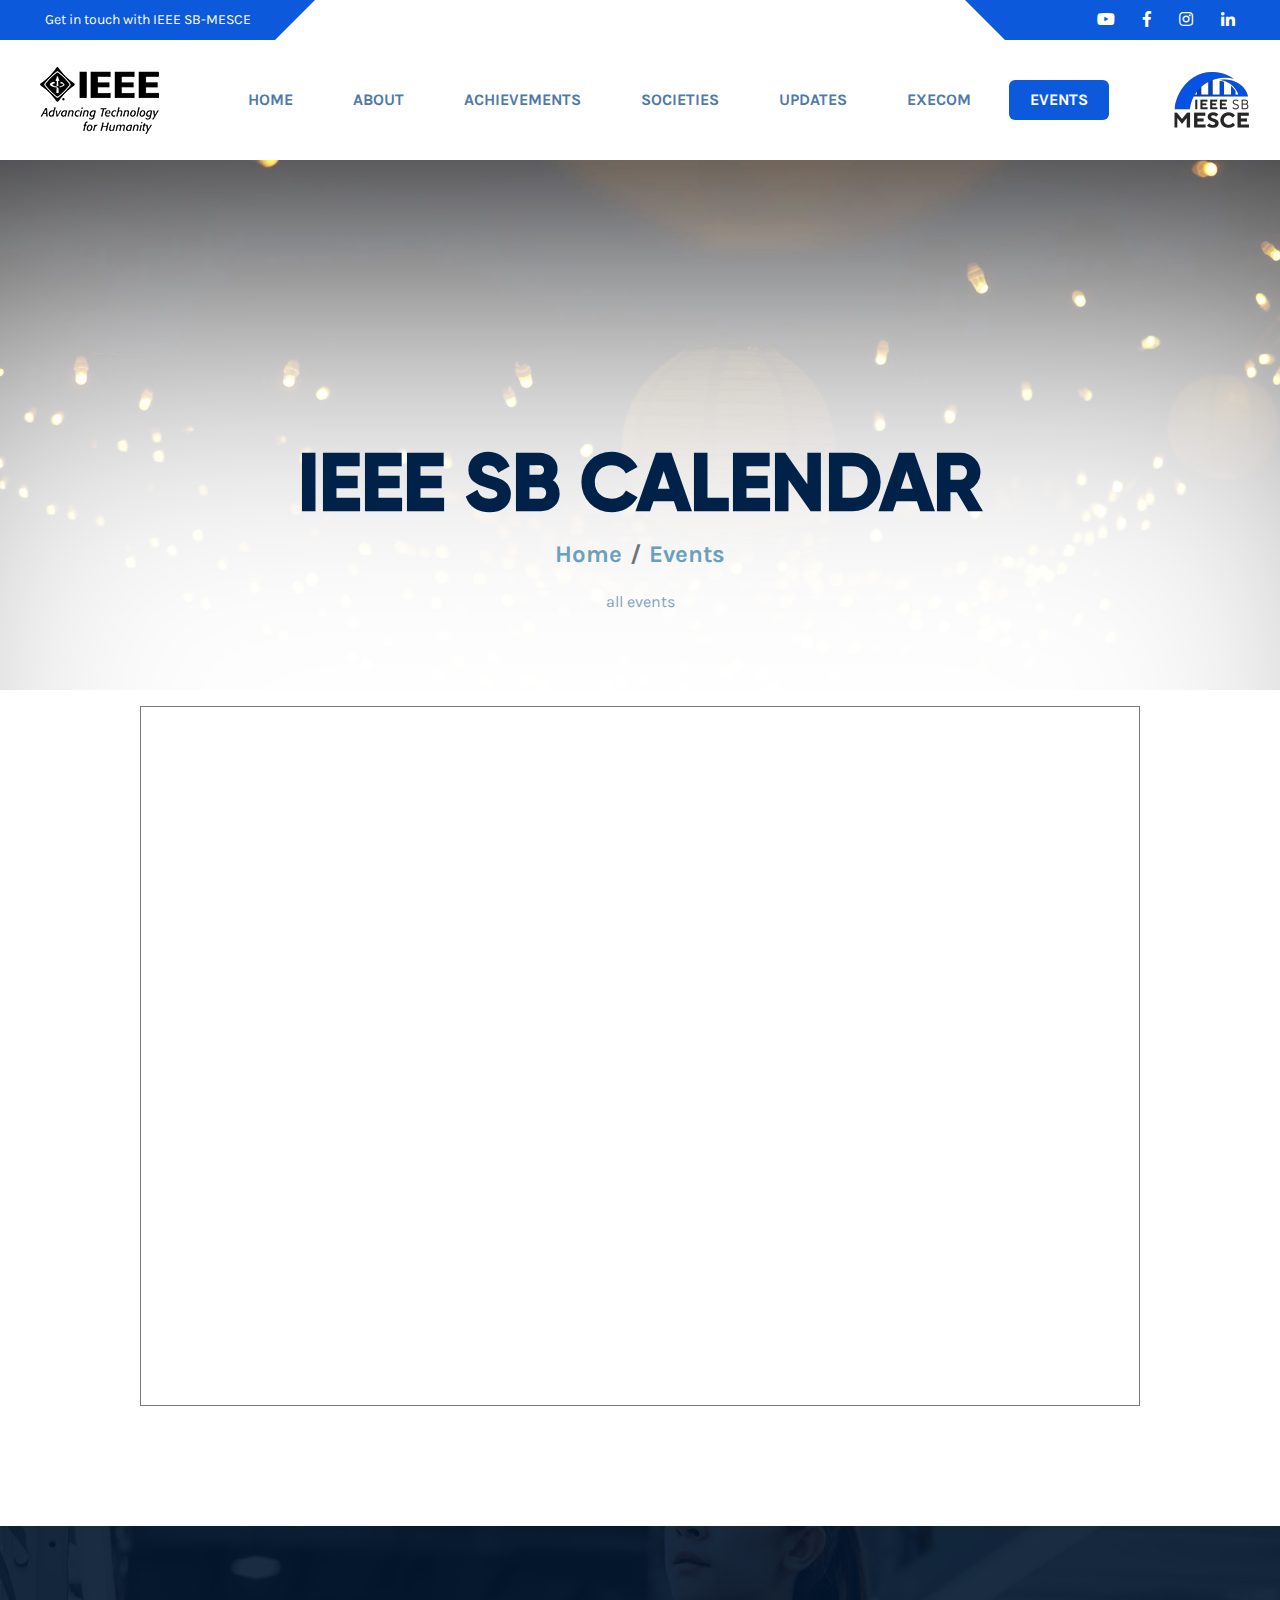
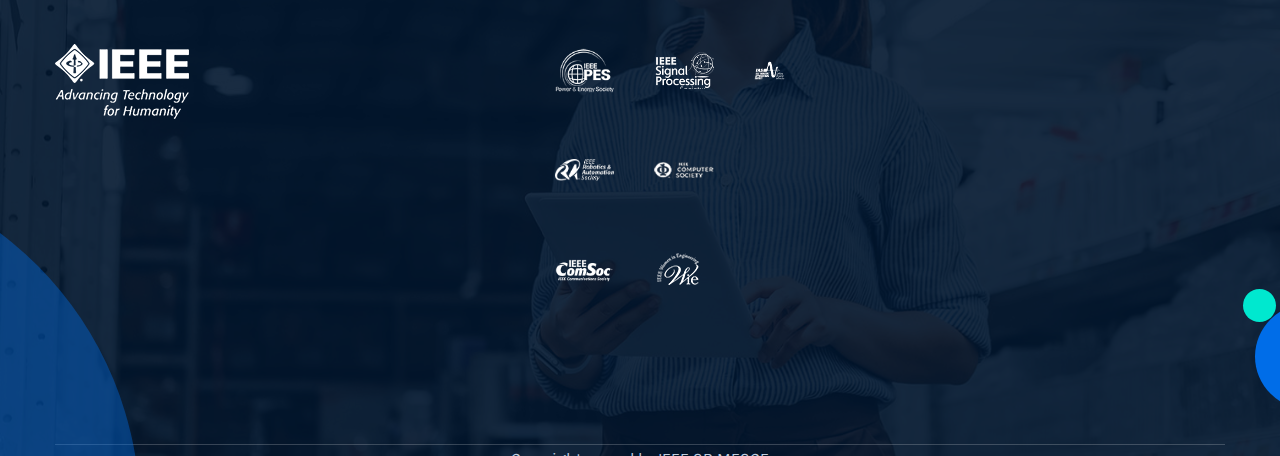
<file: calendar.html>
<!doctype html>
<html lang="en">

<!-- index.html  10:29:52 GMT -->

<head>

  <meta charset="utf-8">
  <meta http-equiv="x-ua-compatible" content="ie=edge">
  <meta name="description" content="">
  <meta name="viewport" content="width=device-width, initial-scale=1, shrink-to-fit=no">

<!-- Global site tag (gtag.js) - Google Analytics -->
<script async src="https://www.googletagmanager.com/gtag/js?id=G-HGY4ZBBL9H"></script>
<script>
  window.dataLayer = window.dataLayer || [];
  function gtag(){dataLayer.push(arguments);}
  gtag('js', new Date());

  gtag('config', 'G-HGY4ZBBL9H');
</script>

  <title>IEEE SB MESCE</title>
  <link rel="icon" href="assets/images/SB LOGO WHITE.png">

  <style>
    #navbar a.active {
      background-color: rgb(22, 25, 163);
      color: white;
    }

    .sticky {
      position: fixed;
      top: 0;
      width: 100%;
    }

    .sticky+.content {
      padding-top: 60p
    }
  </style>

  <link rel="shortcut icon" href="assets/images/favicon.ico" type="image/png">

  <link rel="stylesheet" href="assets/css/bootstrap.min.css">

  <link rel="stylesheet" href="assets/css/all.css">



  <link rel="stylesheet" href="assets/css/animate.min.css">

  <link rel="stylesheet" href="assets/css/slick.css">

  <link rel="stylesheet" href="assets/css/default.css">

  <link rel="stylesheet" href="assets/css/style2.css">
  <link rel="stylesheet" href="assets/css/extra.css">
</head>

<body>

  <!----------------->





  <header class="header-area-2" data-scroll-index="0">
    <div class="header-top pl-30 pr-30">
      <div class="container-fluid">
        <div class="row align-items-center">
          <div class="col-lg-6">
            <div class="header-left-side text-center text-sm-left">
              <ul>
                <li><a href="#home">Get in touch with IEEE SB-MESCE</a></li>

              </ul>
            </div>
          </div>
          <div class="col-lg-6">
            <div class="header-right-social text-center text-sm-right">
              <ul>
                <li><a href="https://www.youtube.com/channel/UCOFCN8GtjeHg4jGJ_EONYOw"> <i class="fab fa-youtube"
                      style="color:white"></i></a></li>
                <li><a href="https://m.facebook.com/ieeesbmesce/"><i class="fab fa-facebook-f"></i></a></li>
                <li><a href="https://instagram.com/ieee_sb_mesce?igshid=y05sa2gu7n63"><i
                      class="fab fa-instagram"></i></a></li>

                <li><a href="https://www.linkedin.com/company/ieeesbmesce/mycompany/"><i
                      class="fab fa-linkedin-in"></i></a></li>

              </ul>
            </div>
          </div>
        </div>
      </div>
    </div>

    <div class="header-nav">
      <div class="navigation" id="navbar">
        <nav class="navbar navbar-expand-lg navbar-light ">
          <a class="navbar-brand" href="index.html"><img src="assets/images/black.png" alt=""></a>
          <button class="navbar-toggler" type="button" data-toggle="collapse" data-target="#navbarSupportedContent"
            aria-controls="navbarSupportedContent" aria-expanded="false" aria-label="Toggle navigation">

            <span class="toggler-icon"></span>
            <span class="toggler-icon"></span>
            <span class="toggler-icon"></span>
          </button>


          <div class="collapse navbar-collapse sub-menu-bar" id="navbarSupportedContent">
            <ul class="navbar-nav m-auto">
              <li class="nav-item active"><a class="nav-link" href="index.html#home">Home</a></li>
              <li class="nav-item"><a class="nav-link" href="index.html#about">About</a></li>
              <li class="nav-item"><a class="nav-link" href="index.html#achievements">Achievements</a></li>
              <li class="nav-item"><a class="nav-link" href="index.html#societies">Societies</a>
              </li>
              <li class="nav-item"><a class="nav-link" href="index.html#updates">Updates</a></li>
              <li class="nav-item"><a class="nav-link" href="index.html#execom">Execom</a></li>
              <div class="bnr-btn">
                <a class="nav-link" href="registration.html"><button class="bnr-cnt-us" type="button"><span>
                      EVENTS</span></button></a>
              </div>
            </ul>
          </div>

          <div class="country d-none d-lg-block">
            <img src="assets/images/SB LOGO BLACK1.png" class="newlogo" alt="flag">
          </div>


        </nav>
      </div>
    </div>
  </header>


  <div class="page-title-area">
    <div class="banner-area-2 bg_cover" style="background-image: url(assets/images/mainbg.jpg);">
      <div class="container">
        <div class="row">
          <div class="col-lg-12">

            <div class="page-title-item text-center">
              <h6 class="title">IEEE SB CALENDAR</h6>
              <nav aria-label="breadcrumb">
                <ol class="breadcrumb">
                  <li class="breadcrumb-item"><a href="index.html">Home </a></li>
                  <li class="breadcrumb-item "><a href="registration.html">Events</a></li>
                </ol>
              </nav>
            </div>
          </div>
        </div>
      </div>




      <div class="row justify-content-center">
        <div class="container">
          <div class="row justify-content-center">
            <div class="col-lg-6">
              <div class="section-title text-center">
                <p>all events</p>
              </div>
            </div>
          </div>
        </div>
      </div>



      <div class="blog-grid-area pt-90 pb-120">
        <div class="container">
          <div class="row justify-content-center">
            <iframe
              src="https://calendar.google.com/calendar/embed?height=700&amp;wkst=1&amp;bgcolor=%23ffffff&amp;ctz=Asia%2FKolkata&amp;src=N2NyaDJpcHVyZXBicnBobTJlc3UxczlmdGdAZ3JvdXAuY2FsZW5kYXIuZ29vZ2xlLmNvbQ&amp;src=ZW4uaW5kaWFuI2hvbGlkYXlAZ3JvdXAudi5jYWxlbmRhci5nb29nbGUuY29t&amp;color=%234285F4&amp;color=%230B8043"
              style="border:solid 1px #777" width="1000" height="700" frameborder="0" scrolling="no"></iframe>

          </div>
        </div>
      </div>



      <footer class="footer-area footer-area-2 bg_cover" style="background-image: url(assets/images/footer-bg.jpg);">
        <div class="footer-overlay">
          <div class="container position-relative">
            <div class="row">
              <div class="col-lg-4 col-md-7">
                <div class="widget-item-1 mt-30">
                  <img src="assets/images/ieee white.png" alt=""><br><br><br>
                   




                </div>
              </div>
              <div class="col-lg-3 offset-lg-1 col-md-5">
                <div class="widget-item-2 mt-30">

                  <div class="footer-list">
                    <ul>
                      <li><img src="assets/images/pes white.png" alt=""><br><br></li>
                      <li><img src="assets/images/ras white.png" alt=""><br><br></li>
                      <li><img src="assets/images/comsoc white.png" alt=""><br><br></li>
                    </ul>
                    <ul>
                      <li><img src="assets/images/sps white.png" alt=""><br><br></li>
                      <li><img src="assets/images/cs white.png" alt=""><br><br></li>
                      <li><img src="assets/images/wie white.png" alt=""><br><br></li>
                    </ul>
                    <ul>
                      <li><img src="assets/images/ias white logo.png" alt=""><br><br></li>
                    </ul>
                  </div>
                </div>
              </div>






              <div class="col-lg-4 col-md-6">
                <div class="widget-item-2 widget-item-3 mt-30">


                </div>
              </div>
            </div>


            <div class="row">
              <div class="col-lg-12">
                <div class="footer-copyright">
                  <p>Copyright owned by IEEE SB MESCE
                    <!-- <a href="https://gizmoder.com/cdn-cgi/l/email-protection" class="__cf_email__" data-cfemail="01437841">[email&#160;protected]</a> <span>tanvir82</span>-->
                  </p>
                </div>
              </div>
            </div>
            <div class="shape-1"></div>
            <div class="shape-2"></div>
            <div class="shape-3"></div>
          </div>
        </div>
      </footer>


      <div class="back-to-top back-to-top-2">
        <a href="index.html">
          <i class="fas fa-arrow-up"></i>
        </a>
      </div>


      <script>
        window.onscroll = function () { myFunction() };

        var navbar = document.getElementById("navbar");
        var sticky = navbar.offsetTop;

        function myFunction() {
          if (window.pageYOffset >= sticky) {
            navbar.classList.add("sticky")
          } else {
            navbar.classList.remove("sticky");
          }
        }
      </script>


      <!-- <script data-cfasync="false"
        src="../../../../cdn-cgi/scripts/5c5dd728/cloudflare-static/email-decode.min.js"></script> -->
      <script src="assets/js/vendor/modernizr-3.6.0.min.js" type="text//javascript"></script>
      <script src="assets/js/vendor/jquery-1.12.4.min.js" type="text//javascript"></script>

      <script src="assets/js/bootstrap.min.js" type="text//javascript"></script>
      <script src="assets/js/popper.min.js" type="text//javascript"></script>

      <script src="assets/js/slick.min.js" type="text//javascript"></script>

      <script src="assets/js/isotope.pkgd.min.js" type="text//javascript"></script>

      <script src="assets/js/imagesloaded.pkgd.min.js" type="text//javascript"></script>

      <script src="assets/js/jquery.magnific-popup.min.js" type="text//javascript"></script>

      <script src="assets/js/jquery.counterup.min.js" type="text//javascript"></script>

      <script src="assets/js/circle-progress.min.js" type="text//javascript"></script>

      <script src="assets/js/ajax-contact.js" type="text//javascript"></script>

      <script src="assets/js/scrollIt.min.js" type="text//javascript"></script>

      <!-- <script src="assets/js/jquery.syotimer.min.js" type="text//javascript"></script>

      <script src="assets/js/jquery.nice-select.min.js" type="text//javascript"></script> -->

      <script src="assets/js/wow.min.js" type="text//javascript"></script>

      <script src="assets/js/waypoints.min.js" type="text//javascript"></script>

      <script src="assets/js/main.js" type="text//javascript"></script>
      <!-- <script src="../../../../../ajax.cloudflare.com/cdn-cgi/scripts/7089c43e/cloudflare-static/rocket-loader.min.js"
        data-cf-settings="c378209aeb18056b256d3cdb-|49" defer=""></script> -->
</body>

<!-- index.html  10:29:58 GMT -->

</html>
</file>
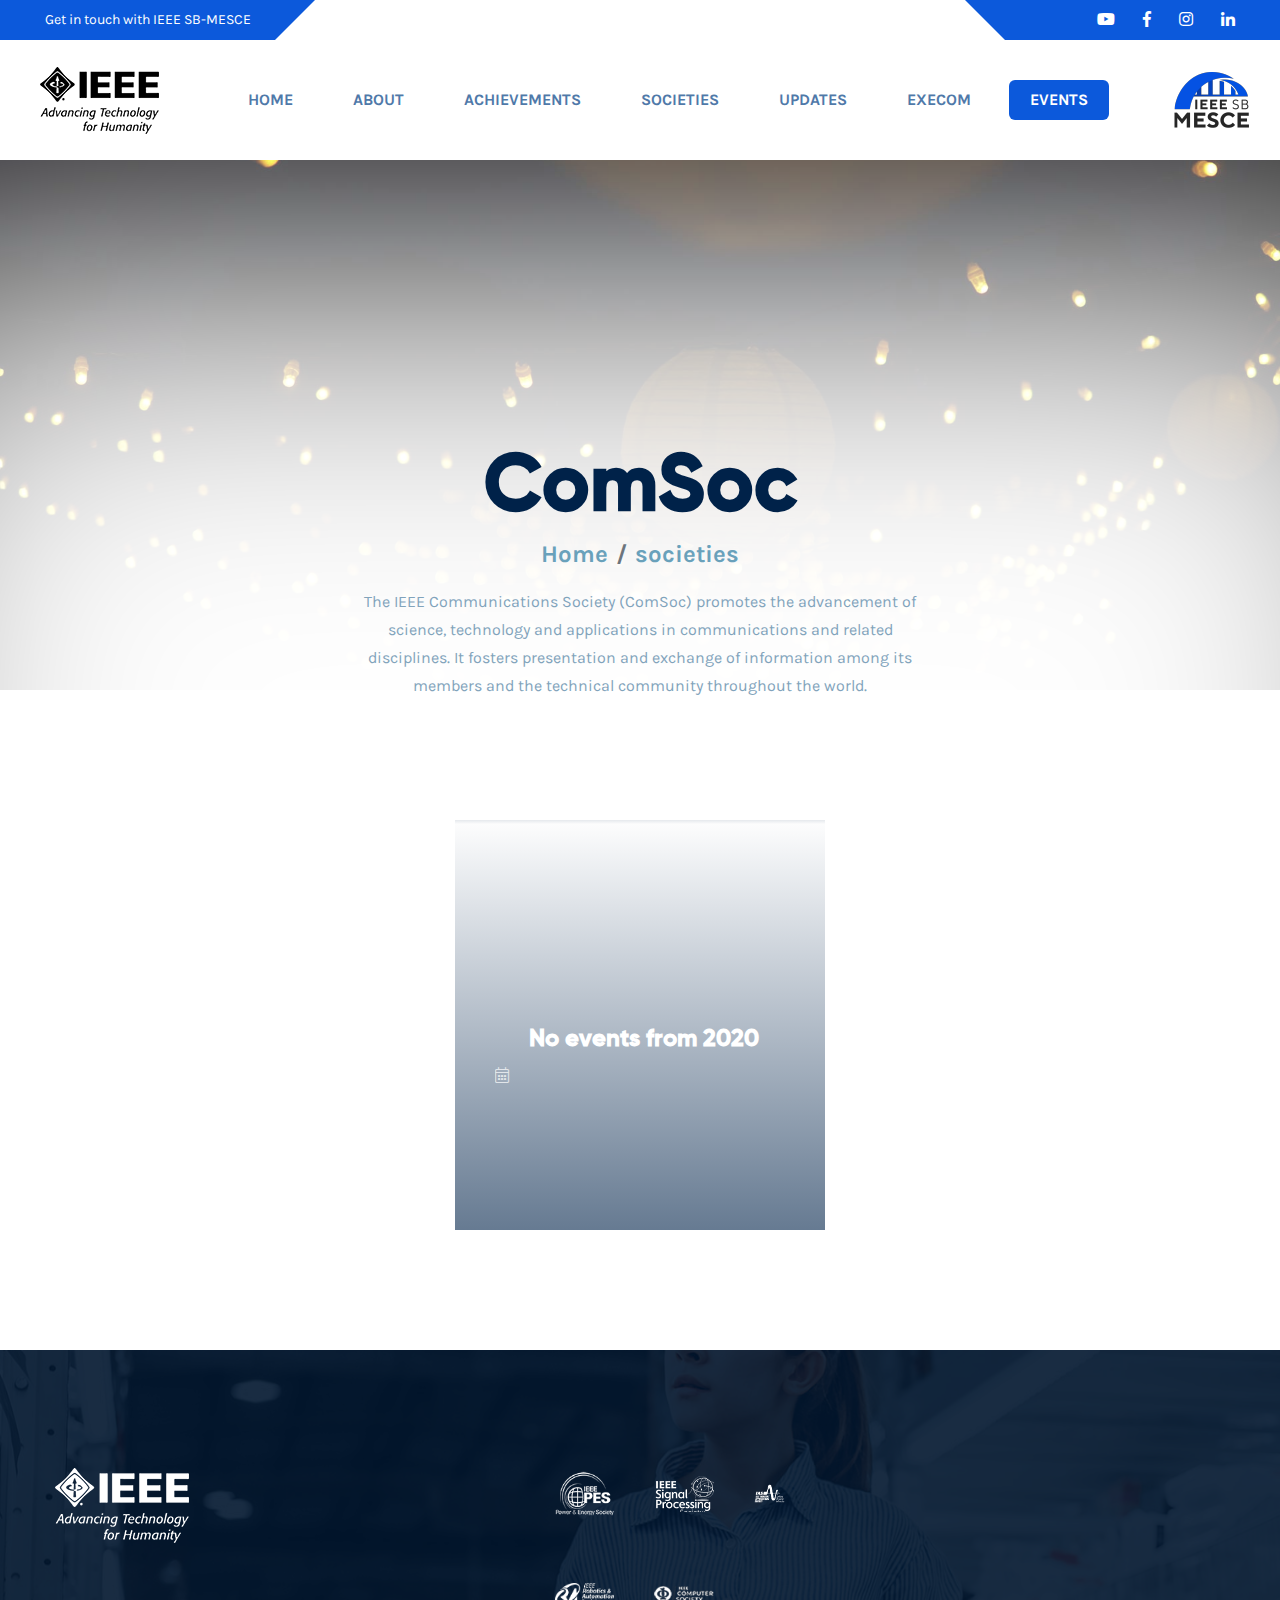
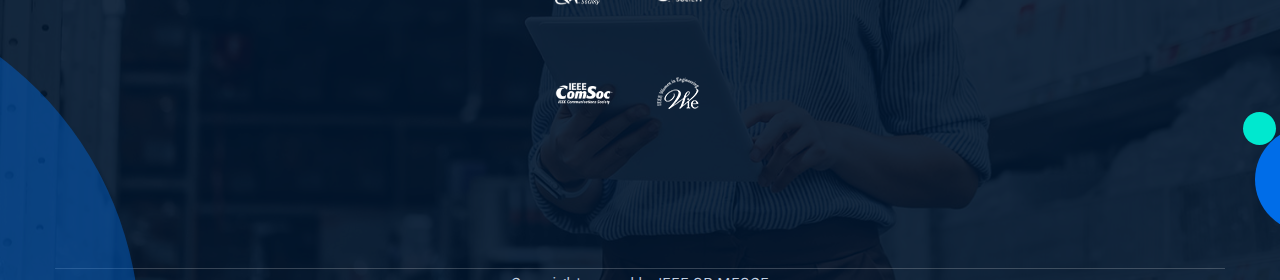
<file: comsoc.html>
<!doctype html>
<html lang="en">

<!-- index.html  10:29:52 GMT -->

<head>

  <meta charset="utf-8">
  <meta http-equiv="x-ua-compatible" content="ie=edge">
  <meta name="description" content="">
  <meta name="viewport" content="width=device-width, initial-scale=1, shrink-to-fit=no">

  <!-- Global site tag (gtag.js) - Google Analytics -->
<script async src="https://www.googletagmanager.com/gtag/js?id=G-HGY4ZBBL9H"></script>
<script>
  window.dataLayer = window.dataLayer || [];
  function gtag(){dataLayer.push(arguments);}
  gtag('js', new Date());

  gtag('config', 'G-HGY4ZBBL9H');
</script>

  <title>IEEE SB MESCE</title>
  <link rel="icon" href="assets/images/SB LOGO WHITE.png">

  <style>
    #navbar a.active {
      background-color: rgb(22, 25, 163);
      color: white;
    }

    .sticky {
      position: fixed;
      top: 0;
      width: 100%;
    }

    .sticky+.content {
      padding-top: 60p
    }
  </style>

  <link rel="shortcut icon" href="assets/images/favicon.ico" type="image/png">

  <link rel="stylesheet" href="assets/css/bootstrap.min.css">

  <link rel="stylesheet" href="assets/css/all.css">



  <link rel="stylesheet" href="assets/css/animate.min.css">

  <link rel="stylesheet" href="assets/css/slick.css">

  <link rel="stylesheet" href="assets/css/default.css">

  <link rel="stylesheet" href="assets/css/style2.css">
  <link rel="stylesheet" href="assets/css/extra.css">
</head>

<body>
  <!--
<div class="preloader">
<div class="loading">
<div class="line"></div>
<div class="line"></div>
<div class="line"></div>
<div class="line"></div>
<div class="line"></div>
<div class="line"></div>
<div class="line"></div>
<div class="line"></div>
</div>
</div>
-->


  <header class="header-area-2" data-scroll-index="0">
    <div class="header-top pl-30 pr-30">
      <div class="container-fluid">
        <div class="row align-items-center">
          <div class="col-lg-6">
            <div class="header-left-side text-center text-sm-left">
              <ul>
                <li><a href="#home">Get in touch with IEEE SB-MESCE</a></li>

              </ul>
            </div>
          </div>
          <div class="col-lg-6">
            <div class="header-right-social text-center text-sm-right">
              <ul>
                <li><a href="https://www.youtube.com/channel/UCOFCN8GtjeHg4jGJ_EONYOw"> <i class="fab fa-youtube"
                      style="color:white"></i></a></li>
                <li><a href="https://m.facebook.com/ieeesbmesce/"><i class="fab fa-facebook-f"></i></a></li>
                <li><a href="https://instagram.com/ieee_sb_mesce?igshid=y05sa2gu7n63"><i
                      class="fab fa-instagram"></i></a></li>

                <li><a href="https://www.linkedin.com/company/ieeesbmesce/mycompany/"><i
                      class="fab fa-linkedin-in"></i></a></li>

              </ul>
            </div>
          </div>
        </div>
      </div>
    </div>

    <div class="header-nav">
      <div class="navigation" id="navbar">
        <nav class="navbar navbar-expand-lg navbar-light ">
          <a class="navbar-brand" href="index.html"><img src="assets/images/black.png" alt=""></a>
          <button class="navbar-toggler" type="button" data-toggle="collapse" data-target="#navbarSupportedContent"
            aria-controls="navbarSupportedContent" aria-expanded="false" aria-label="Toggle navigation">

            <span class="toggler-icon"></span>
            <span class="toggler-icon"></span>
            <span class="toggler-icon"></span>
          </button>


          <div class="collapse navbar-collapse sub-menu-bar" id="navbarSupportedContent">
            <ul class="navbar-nav m-auto">
              <li class="nav-item active"><a class="nav-link" href="index.html#home">Home</a></li>
              <li class="nav-item"><a class="nav-link" href="index.html#about">About</a></li>
              <li class="nav-item"><a class="nav-link"
                  href="index.html#achievements">Achievements</a></li>
              <li class="nav-item"><a class="nav-link" href="index.html#societies">Societies</a>
              </li>
              <li class="nav-item"><a class="nav-link" href="index.html#updates">Updates</a></li>
              <li class="nav-item"><a class="nav-link" href="index.html#execom">Execom</a></li>
              <div class="bnr-btn">
                <a class="nav-link" href="registration.html"><button class="bnr-cnt-us"
                    type="button"><span> EVENTS</span></button></a>
              </div>
            </ul>
          </div>

          <div class="country d-none d-lg-block">
            <img src="assets/images/SB LOGO BLACK1.png" class="newlogo" alt="flag">
          </div>


        </nav>
      </div>
    </div>
  </header>


  <div class="page-title-area">
    <div class="banner-area-2 bg_cover" style="background-image: url(assets/images/mainbg.jpg);">
      <div class="container">
        <div class="row">
          <div class="col-lg-12">

            <div class="page-title-item text-center">
              <h2 class="title">ComSoc</h2>
              <nav aria-label="breadcrumb">
                <ol class="breadcrumb">
                  <li class="breadcrumb-item"><a href="index.html">Home </a></li>
                  <li class="breadcrumb-item "><a href="index.html#societies">societies</a></li>
                </ol>
              </nav>
            </div>
          </div>
        </div>
      </div>




      <div class="row justify-content-center">
        <div class="container">
          <div class="row justify-content-center">
            <div class="col-lg-6">
              <div class="section-title text-center">
                <p>The IEEE Communications Society (ComSoc) promotes the advancement of science, technology and
                  applications in communications and related disciplines. It fosters presentation and exchange of
                  information among its members and the technical community throughout the world.</p>
              </div>
            </div>
          </div>
        </div>
      </div>




      <div class="blog-grid-area pt-90 pb-120">
        <div class="container">
          <div class="row justify-content-center">

            <div class="col-lg-4 col-md-6 col-sm-8">
              <div class="blog-grid-item mt-30">
                <img src="assets/images/blank.png" alt="">
                <div class="blog-grid-overlay">
                  <span></span>
                  <a href="#">
                    <h5 class="title">No events from 2020</h5>
                  </a>
                  <ul>
                    <li><i class="fal fa-calendar-alt"></i> <span>
                        <!--23rd January 2019-->
                      </span></li>
                    <li></i></li>
                  </ul>
                </div>
              </div>
            </div>

            <!--
  <div class="col-lg-12">
  <nav class="mt-40" aria-label="Page navigation example">
  <ul class="pagination pagination-2 justify-content-center">
  <li class="page-item">
  <a class="page-link d-none d-sm-inline-block" href="#" tabindex="-1" aria-disabled="true"><i class="fal fa-arrow-left"></i></a>
  </li>
  <li class="page-item"><a class="page-link active" href="#">01</a></li>
  <li class="page-item"><a class="page-link" href="#">02</a></li>
  <li class="page-item"><a class="page-link" href="#">03</a></li>
  <li class="page-item"><a class="page-link" href="#">...</a></li>
  <li class="page-item"><a class="page-link" href="#">10</a></li>
  <li class="page-item">
  <a class="page-link d-none d-sm-inline-block" href="#"><i class="fal fa-arrow-right"></i></a>
  </li>
  </ul>
  </nav>
  </div>
  -->
          </div>
        </div>
      </div>



      <footer class="footer-area footer-area-2 bg_cover" style="background-image: url(assets/images/footer-bg.jpg);">
        <div class="footer-overlay">
          <div class="container position-relative">
            <div class="row">
              <div class="col-lg-4 col-md-7">
                <div class="widget-item-1 mt-30">
                  <img src="assets/images/ieee white.png" alt="">
                </div>
              </div>
              <div class="col-lg-3 offset-lg-1 col-md-5">
                <div class="widget-item-2 mt-30">

                  <div class="footer-list">
                    <ul>
                      <li><img src="assets/images/pes white.png" alt=""><br><br></li>
                      <li><img src="assets/images/ras white.png" alt=""><br><br></li>
                      <li><img src="assets/images/comsoc white.png" alt=""><br><br></li>

                    </ul>
                    <ul>
                      <li><img src="assets/images/sps white.png" alt=""><br><br></li>
                      <li><img src="assets/images/cs white.png" alt=""><br><br></li>
                      <li><img src="assets/images/wie white.png" alt=""><br><br></li>
                    </ul>
                    <ul>
                      <li><img src="assets/images/ias white logo.png" alt=""><br><br></li>
                    </ul>
                  </div>
                </div>
              </div>






              <div class="col-lg-4 col-md-6">
                <div class="widget-item-2 widget-item-3 mt-30">


                </div>
              </div>
            </div>


            <div class="row">
              <div class="col-lg-12">
                <div class="footer-copyright">
                  <p>Copyright owned by IEEE SB MESCE
                    <!-- <a href="https://gizmoder.com/cdn-cgi/l/email-protection" class="__cf_email__" data-cfemail="01437841">[email&#160;protected]</a> <span>tanvir82</span>-->
                  </p>
                </div>
              </div>
            </div>
            <div class="shape-1"></div>
            <div class="shape-2"></div>
            <div class="shape-3"></div>
          </div>
        </div>
      </footer>


      <div class="back-to-top back-to-top-2">
        <a href="index.html">
          <i class="fas fa-arrow-up"></i>
        </a>
      </div>


      <script>
        window.onscroll = function () { myFunction() };

        var navbar = document.getElementById("navbar");
        var sticky = navbar.offsetTop;

        function myFunction() {
          if (window.pageYOffset >= sticky) {
            navbar.classList.add("sticky")
          } else {
            navbar.classList.remove("sticky");
          }
        }
      </script>


      <!-- <script data-cfasync="false"
        src="../../../../cdn-cgi/scripts/5c5dd728/cloudflare-static/email-decode.min.js"></script> -->
      <script src="assets/js/vendor/modernizr-3.6.0.min.js" type="text/javascript"></script>
      <script src="assets/js/vendor/jquery-1.12.4.min.js" type="text/javascript"></script>

      <script src="assets/js/bootstrap.min.js" type="text/javascript"></script>
      <script src="assets/js/popper.min.js" type="text/javascript"></script>

      <script src="assets/js/slick.min.js" type="text/javascript"></script>

      <script src="assets/js/isotope.pkgd.min.js" type="text/javascript"></script>

      <script src="assets/js/imagesloaded.pkgd.min.js" type="text/javascript"></script>

      <script src="assets/js/jquery.magnific-popup.min.js" type="text/javascript"></script>

      <script src="assets/js/jquery.counterup.min.js" type="text/javascript"></script>

      <script src="assets/js/circle-progress.min.js" type="text/javascript"></script>

      <script src="assets/js/ajax-contact.js" type="text/javascript"></script>

      <script src="assets/js/scrollIt.min.js" type="text/javascript"></script>

      <script src="assets/js/jquery.syotimer.min.js" type="text/javascript"></script>

      <script src="assets/js/jquery.nice-select.min.js" type="text/javascript"></script>

      <script src="assets/js/wow.min.js" type="text/javascript"></script>

      <script src="assets/js/waypoints.min.js" type="text/javascript"></script>

      <script src="assets/js/main.js" type="text/javascript"></script>
      <!-- <script src="../../../../../ajax.cloudflare.com/cdn-cgi/scripts/7089c43e/cloudflare-static/rocket-loader.min.js"
        data-cf-settings="c378209aeb18056b256d3cdb-|49" defer=""></script> -->
</body>

<!-- index.html  10:29:58 GMT -->

</html>
</file>
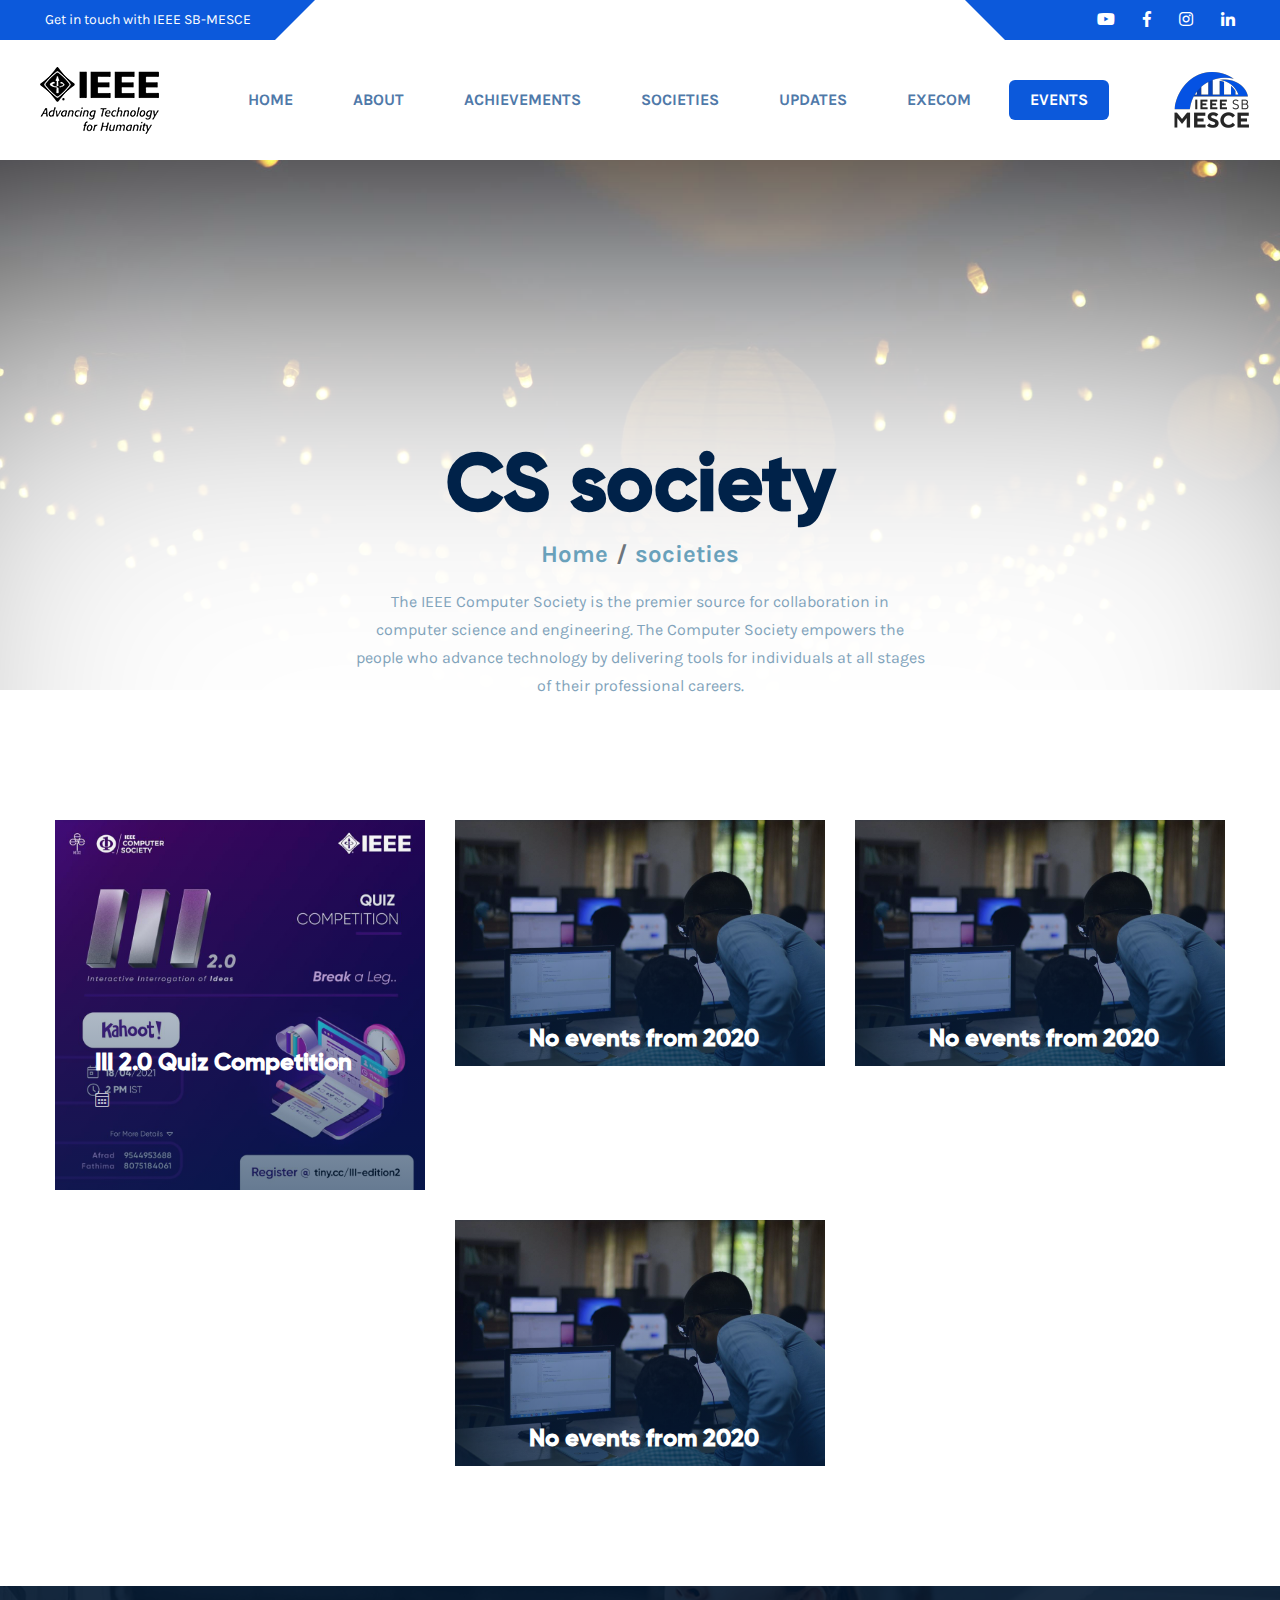
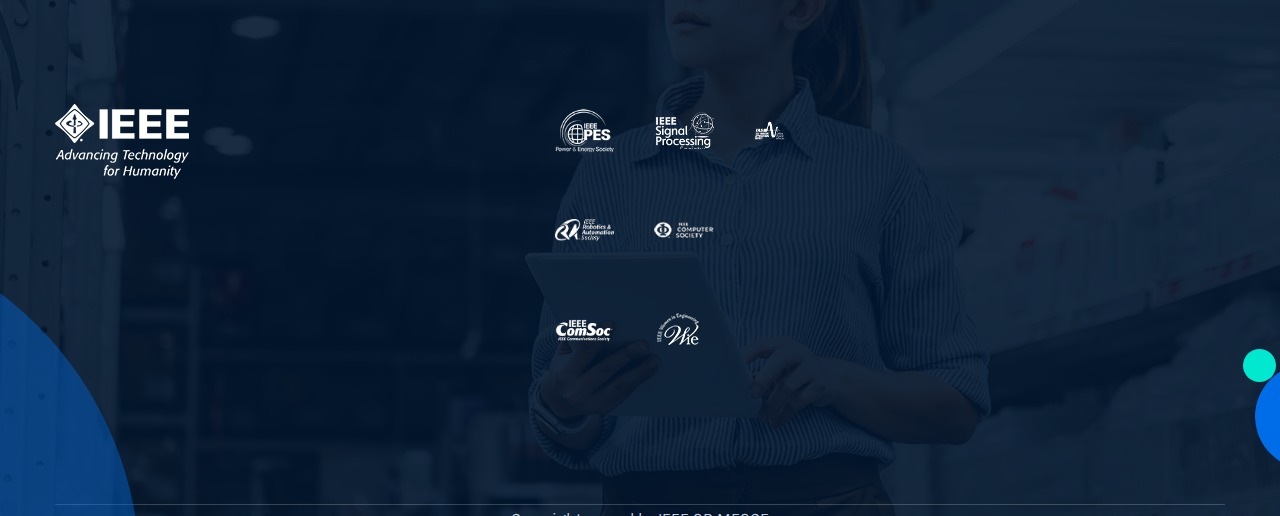
<file: cs.html>
<!doctype html>
<html lang="en">

<!-- index.html  10:29:52 GMT -->

<head>

  <meta charset="utf-8">
  <meta http-equiv="x-ua-compatible" content="ie=edge">
  <meta name="description" content="">
  <meta name="viewport" content="width=device-width, initial-scale=1, shrink-to-fit=no">

  <title>IEEE SB MESCE</title>
  <link rel="icon" href="assets/images/SB LOGO WHITE.png">

  <style>
    #navbar a.active {
      background-color: rgb(22, 25, 163);
      color: white;
    }

    .sticky {
      position: fixed;
      top: 0;
      width: 100%;
    }

    .sticky+.content {
      padding-top: 60p
    }
  </style>

  <link rel="shortcut icon" href="assets/images/favicon.ico" type="image/png">

  <link rel="stylesheet" href="assets/css/bootstrap.min.css">

  <link rel="stylesheet" href="assets/css/all.css">



  <link rel="stylesheet" href="assets/css/animate.min.css">

  <link rel="stylesheet" href="assets/css/slick.css">

  <link rel="stylesheet" href="assets/css/default.css">

  <link rel="stylesheet" href="assets/css/style2.css">
  <link rel="stylesheet" href="assets/css/extra.css">
</head>

<body>
  <!--
<div class="preloader">
<div class="loading">
<div class="line"></div>
<div class="line"></div>
<div class="line"></div>
<div class="line"></div>
<div class="line"></div>
<div class="line"></div>
<div class="line"></div>
<div class="line"></div>
</div>
</div>
-->


  <header class="header-area-2" data-scroll-index="0">
    <div class="header-top pl-30 pr-30">
      <div class="container-fluid">
        <div class="row align-items-center">
          <div class="col-lg-6">
            <div class="header-left-side text-center text-sm-left">
              <ul>
                <li><a href="#home">Get in touch with IEEE SB-MESCE</a></li>

              </ul>
            </div>
          </div>
          <div class="col-lg-6">
            <div class="header-right-social text-center text-sm-right">
              <ul>
                <li><a href="https://www.youtube.com/channel/UCOFCN8GtjeHg4jGJ_EONYOw"> <i class="fab fa-youtube"
                      style="color:white"></i></a></li>
                <li><a href="https://m.facebook.com/ieeesbmesce/"><i class="fab fa-facebook-f"></i></a></li>
                <li><a href="https://www.instagram.com/ieeesbmesce/"><i class="fab fa-instagram"></i></a></li>

                <li><a href="https://www.linkedin.com/company/ieeesbmesce/mycompany/"><i
                      class="fab fa-linkedin-in"></i></a></li>

              </ul>
            </div>
          </div>
        </div>
      </div>
    </div>

    <div class="header-nav">
      <div class="navigation" id="navbar">
        <nav class="navbar navbar-expand-lg navbar-light ">
          <a class="navbar-brand" href="index.html"><img src="assets/images/black.png" alt=""></a>
          <button class="navbar-toggler" type="button" data-toggle="collapse" data-target="#navbarSupportedContent"
            aria-controls="navbarSupportedContent" aria-expanded="false" aria-label="Toggle navigation">

            <span class="toggler-icon"></span>
            <span class="toggler-icon"></span>
            <span class="toggler-icon"></span>
          </button>


          <div class="collapse navbar-collapse sub-menu-bar" id="navbarSupportedContent">
            <ul class="navbar-nav m-auto">
              <li class="nav-item active"><a href="index.html#home" class="nav-link" >Home</a></li>
              <li class="nav-item"><a class="nav-link" href="index.html#about">About</a></li>
              <li class="nav-item"><a class="nav-link"
                  href="index.html#achievements">Achievements</a></li>
              <li class="nav-item"><a class="nav-link" href="index.html#societies">Societies</a>
              </li>
              <li class="nav-item"><a class="nav-link" href="index.html#updates">Updates</a></li>
              <li class="nav-item"><a class="nav-link" href="index.html#execom">Execom</a></li>
              <div class="bnr-btn">
                <a class="nav-link" href="registration.html"><button class="bnr-cnt-us"
                    type="button"><span> EVENTS</span></button></a>
              </div>
            </ul>
          </div>

          <div class="country d-none d-lg-block">
            <img src="assets/images/SB LOGO BLACK1.png" class="newlogo" alt="flag">
          </div>


        </nav>
      </div>
    </div>
  </header>


  <div class="page-title-area">
    <div class="banner-area-2 bg_cover" style="background-image: url(assets/images/mainbg.jpg);">
      <div class="container">
        <div class="row">
          <div class="col-lg-12">

            <div class="page-title-item text-center">
              <h2 class="title">CS society</h2>
              <nav aria-label="breadcrumb">
                <ol class="breadcrumb">
                  <li class="breadcrumb-item"><a href="index.html">Home </a></li>
                  <li class="breadcrumb-item "><a href="index.html#societies">societies</a></li>
                </ol>
              </nav>
            </div>
          </div>
        </div>
      </div>




      <div class="row justify-content-center">
        <div class="container">
          <div class="row justify-content-center">
            <div class="col-lg-6">
              <div class="section-title text-center">
                <p>The IEEE Computer Society is the premier source for collaboration in computer science and
                  engineering. The Computer Society empowers the people who advance technology by delivering tools for
                  individuals at all stages of their professional careers.</p>
              </div>
            </div>
          </div>
        </div>
      </div>


      <!--------------Events------------->




      <div class="blog-grid-area pt-90 pb-120">
        <div class="container">
          <div class="row justify-content-center">

            <div class="col-lg-4 col-md-6 col-sm-8">
              <div class="blog-grid-item mt-30">
                <img src="assets/images/events/cs/iii 2.0.jpeg" alt="">
                <div class="blog-grid-overlay">
                  <span></span>
                  <a href="#">
                    <h5 class="title">III 2.0 Quiz Competition</h5>
                  </a>
                  <ul>
                    <li><i class="fal fa-calendar-alt"></i> <span>
                        <!--23rd January 2019-->
                      </span></li>
                    <li></i></li>
                  </ul>
                </div>
              </div>
            </div>


            <div class="col-lg-4 col-md-6 col-sm-8">
              <div class="blog-grid-item mt-30">
                <img src="assets/images/cs.jpg" alt="">
                <div class="blog-grid-overlay">
                  <span></span>
                  <a href="#">
                    <h5 class="title">No events from 2020</h5>
                  </a>
                  <ul>
                    <li><i class="fal fa-calendar-alt"></i> <span>
                        <!--23rd January 2019-->
                      </span></li>
                    <li></i></li>
                  </ul>
                </div>
              </div>
            </div>



            <div class="col-lg-4 col-md-6 col-sm-8">
              <div class="blog-grid-item mt-30">
                <img src="assets/images/cs.jpg" alt="">
                <div class="blog-grid-overlay">
                  <span></span>
                  <a href="#">
                    <h5 class="title">No events from 2020</h5>
                  </a>
                  <ul>
                    <li><i class="fal fa-calendar-alt"></i> <span>
                        <!--23rd January 2019-->
                      </span></li>
                    <li></i></li>
                  </ul>
                </div>
              </div>
            </div>


            <div class="col-lg-4 col-md-6 col-sm-8">
              <div class="blog-grid-item mt-30">
                <img src="assets/images/cs.jpg" alt="">
                <div class="blog-grid-overlay">
                  <span></span>
                  <a href="#">
                    <h5 class="title">No events from 2020</h5>
                  </a>
                  <ul>
                    <li><i class="fal fa-calendar-alt"></i> <span>
                        <!--23rd January 2019-->
                      </span></li>
                    <li></i></li>
                  </ul>
                </div>
              </div>
            </div>




          </div>
        </div>
      </div>

      <!-------foooter------->



      <footer class="footer-area footer-area-2 bg_cover" style="background-image: url(assets/images/footer-bg.jpg);">
        <div class="footer-overlay">
          <div class="container position-relative">
            <div class="row">
              <div class="col-lg-4 col-md-7">
                <div class="widget-item-1 mt-30">
                  <img src="assets/images/ieee white.png" alt=""><br><br><br>
                </div>
              </div>
              <div class="col-lg-3 offset-lg-1 col-md-5">
                <div class="widget-item-2 mt-30">

                  <div class="footer-list">
                    <ul>
                      <li><img src="assets/images/pes white.png" alt=""><br><br></li>
                      <li><img src="assets/images/ras white.png" alt=""><br><br></li>
                      <li><img src="assets/images/comsoc white.png" alt=""><br><br></li>

                    </ul>
                    <ul>
                      <li><img src="assets/images/sps white.png" alt=""><br><br></li>
                      <li><img src="assets/images/cs white.png" alt=""><br><br></li>
                      <li><img src="assets/images/wie white.png" alt=""><br><br></li>
                    </ul>
                    <ul>
                      <li><img src="assets/images/ias white logo.png" alt=""><br><br></li>
                    </ul>
                  </div>
                </div>
              </div>






              <div class="col-lg-4 col-md-6">
                <div class="widget-item-2 widget-item-3 mt-30">


                </div>
              </div>
            </div>


            <div class="row">
              <div class="col-lg-12">
                <div class="footer-copyright">
                  <p>Copyright owned by IEEE SB MESCE
                    <!-- <a href="https://gizmoder.com/cdn-cgi/l/email-protection" class="__cf_email__" data-cfemail="01437841">[email&#160;protected]</a> <span>tanvir82</span>-->
                  </p>
                </div>
              </div>
            </div>
            <div class="shape-1"></div>
            <div class="shape-2"></div>
            <div class="shape-3"></div>
          </div>
        </div>
      </footer>


      <div class="back-to-top back-to-top-2">
        <a href="index.html">
          <i class="fas fa-arrow-up"></i>
        </a>
      </div>


      <script>
        window.onscroll = function () { myFunction() };

        var navbar = document.getElementById("navbar");
        var sticky = navbar.offsetTop;

        function myFunction() {
          if (window.pageYOffset >= sticky) {
            navbar.classList.add("sticky")
          } else {
            navbar.classList.remove("sticky");
          }
        }
      </script>


      <!-- <script data-cfasync="false"
        src="../../../../cdn-cgi/scripts/5c5dd728/cloudflare-static/email-decode.min.js"></script> -->
      <script src="assets/js/vendor/modernizr-3.6.0.min.js" type="text/javascript"></script>
      <script src="assets/js/vendor/jquery-1.12.4.min.js" type="text/javascript"></script>

      <script src="assets/js/bootstrap.min.js" type="text/javascript"></script>
      <script src="assets/js/popper.min.js" type="text/javascript"></script>

      <script src="assets/js/slick.min.js" type="text/javascript"></script>

      <script src="assets/js/isotope.pkgd.min.js" type="text/javascript"></script>

      <script src="assets/js/imagesloaded.pkgd.min.js" type="text/javascript"></script>

      <script src="assets/js/jquery.magnific-popup.min.js" type="text/javascript"></script>

      <script src="assets/js/jquery.counterup.min.js" type="text/javascript"></script>

      <script src="assets/js/circle-progress.min.js" type="text/javascript"></script>

      <script src="assets/js/ajax-contact.js" type="text/javascript"></script>

      <script src="assets/js/scrollIt.min.js" type="text/javascript"></script>

      <script src="assets/js/jquery.syotimer.min.js" type="text/javascript"></script>

      <script src="assets/js/jquery.nice-select.min.js" type="text/javascript"></script>

      <script src="assets/js/wow.min.js" type="text/javascript"></script>

      <script src="assets/js/waypoints.min.js" type="text/javascript"></script>

      <script src="assets/js/main.js" type="text/javascript"></script>
      <!-- <script src="../../../../../ajax.cloudflare.com/cdn-cgi/scripts/7089c43e/cloudflare-static/rocket-loader.min.js"
        data-cf-settings="c378209aeb18056b256d3cdb-|49" defer=""></script> -->
</body>

<!-- index.html  10:29:58 GMT -->

</html>
</file>
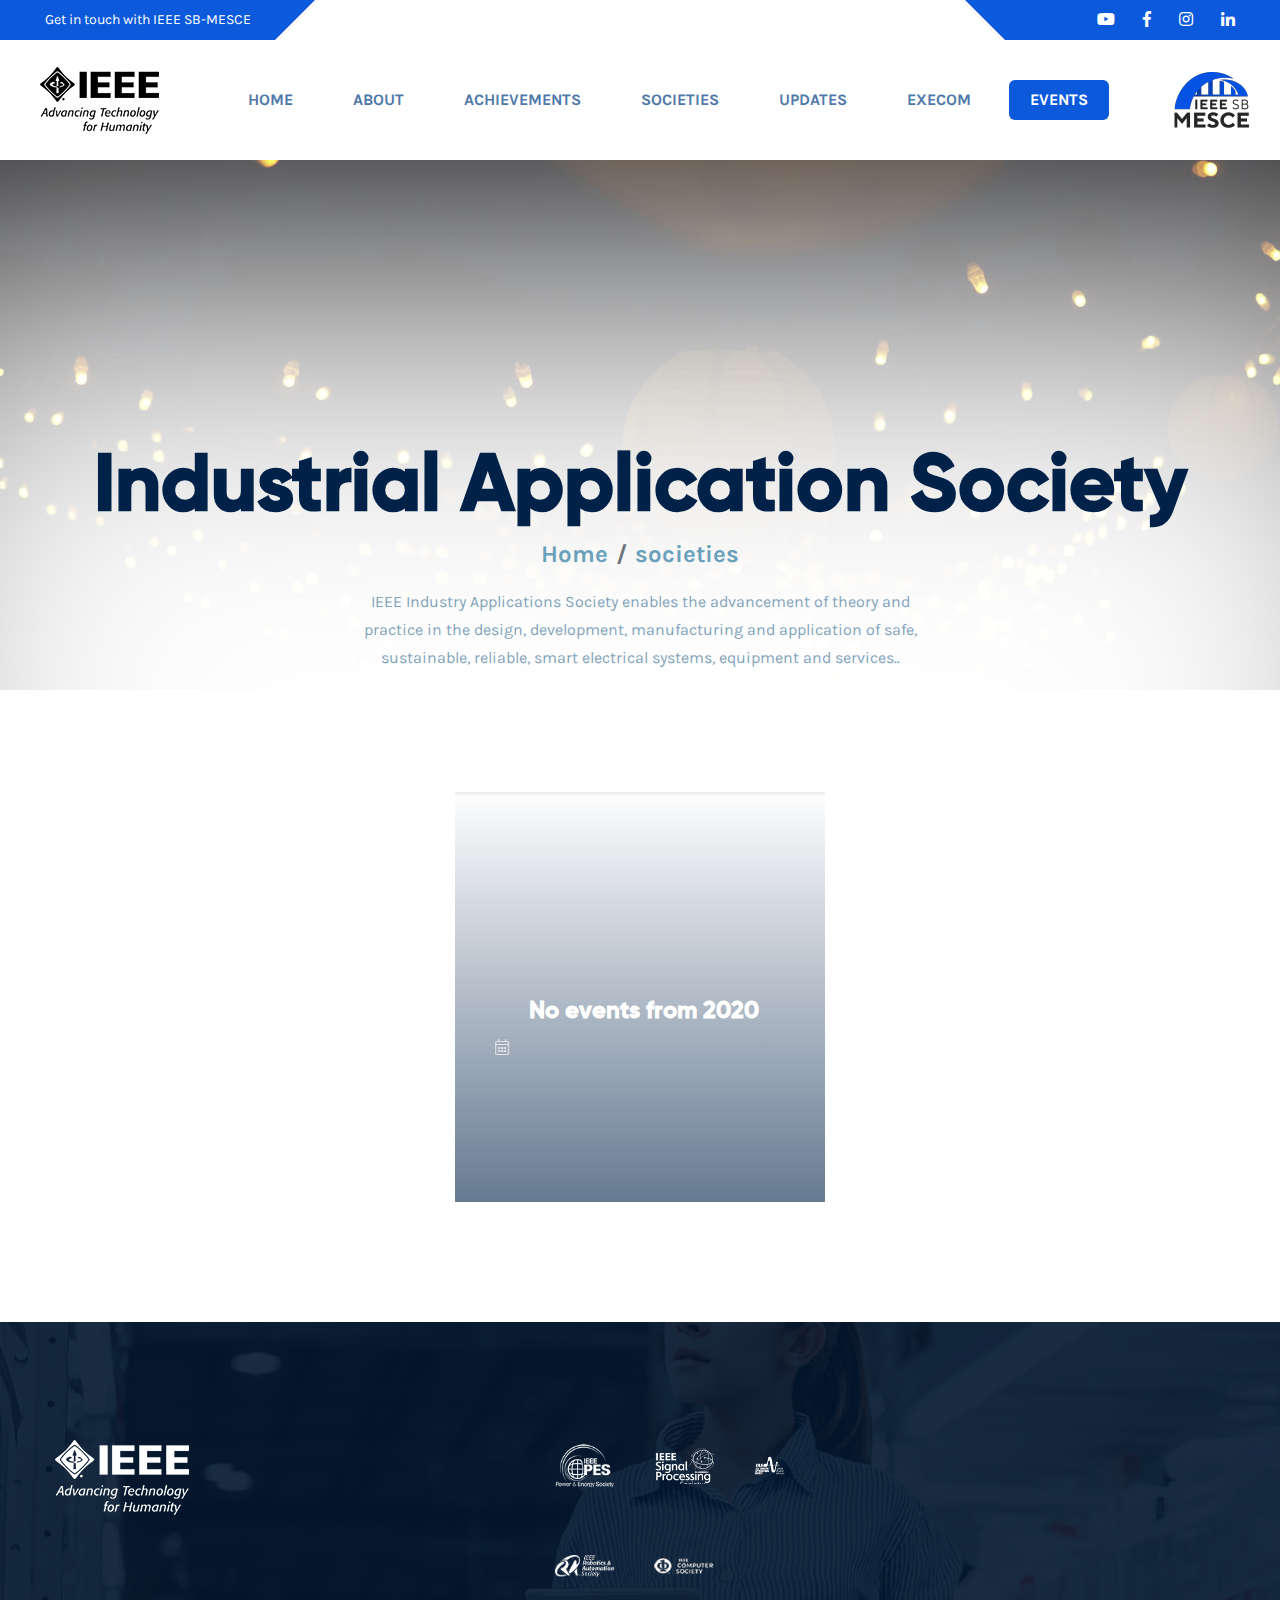
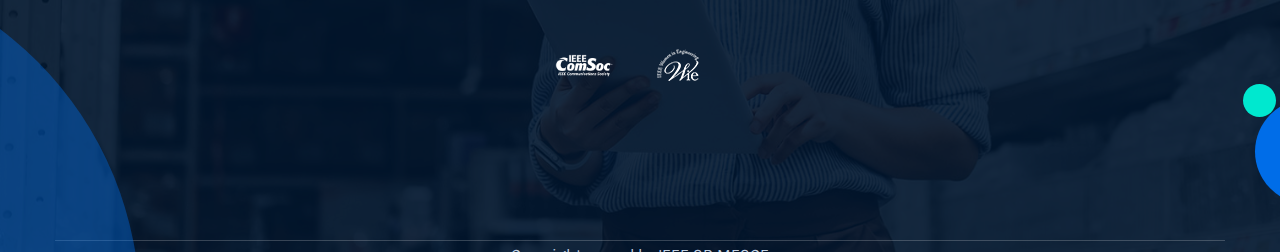
<file: ias.html>
<!doctype html>
<html lang="en">

<!-- index.html  10:29:52 GMT -->

<head>

  <meta charset="utf-8">
  <meta http-equiv="x-ua-compatible" content="ie=edge">
  <meta name="description" content="">
  <meta name="viewport" content="width=device-width, initial-scale=1, shrink-to-fit=no">

  <title>IEEE SB MESCE</title>
  <link rel="icon" href="assets/images/SB LOGO WHITE.png">

  <style>
    #navbar a.active {
      background-color: rgb(22, 25, 163);
      color: white;
    }

    .sticky {
      position: fixed;
      top: 0;
      width: 100%;
    }

    .sticky+.content {
      padding-top: 60p
    }
  </style>

  <link rel="shortcut icon" href="assets/images/favicon.ico" type="image/png">

  <link rel="stylesheet" href="assets/css/bootstrap.min.css">

  <link rel="stylesheet" href="assets/css/all.css">



  <link rel="stylesheet" href="assets/css/animate.min.css">

  <link rel="stylesheet" href="assets/css/slick.css">

  <link rel="stylesheet" href="assets/css/default.css">

  <link rel="stylesheet" href="assets/css/style2.css">
  <link rel="stylesheet" href="assets/css/extra.css">
</head>

<body>
  <!--
<div class="preloader">
<div class="loading">
<div class="line"></div>
<div class="line"></div>
<div class="line"></div>
<div class="line"></div>
<div class="line"></div>
<div class="line"></div>
<div class="line"></div>
<div class="line"></div>
</div>
</div>
-->


  <header class="header-area-2" data-scroll-index="0">
    <div class="header-top pl-30 pr-30">
      <div class="container-fluid">
        <div class="row align-items-center">
          <div class="col-lg-6">
            <div class="header-left-side text-center text-sm-left">
              <ul>
                <li><a href="#home">Get in touch with IEEE SB-MESCE</a></li>

              </ul>
            </div>
          </div>
          <div class="col-lg-6">
            <div class="header-right-social text-center text-sm-right">
              <ul>
                <li><a href="https://www.youtube.com/channel/UCOFCN8GtjeHg4jGJ_EONYOw"> <i class="fab fa-youtube"
                      style="color:white"></i></a></li>
                <li><a href="https://m.facebook.com/ieeesbmesce/"><i class="fab fa-facebook-f"></i></a></li>
                <li><a href="https://instagram.com/ieee_sb_mesce?igshid=y05sa2gu7n63"><i
                      class="fab fa-instagram"></i></a></li>

                <li><a href="https://www.linkedin.com/company/ieeesbmesce/mycompany/"><i
                      class="fab fa-linkedin-in"></i></a></li>

              </ul>
            </div>
          </div>
        </div>
      </div>
    </div>

    <div class="header-nav">
      <div class="navigation" id="navbar">
        <nav class="navbar navbar-expand-lg navbar-light ">
          <a class="navbar-brand" href="index.html"><img src="assets/images/black.png" alt=""></a>
          <button class="navbar-toggler" type="button" data-toggle="collapse" data-target="#navbarSupportedContent"
            aria-controls="navbarSupportedContent" aria-expanded="false" aria-label="Toggle navigation">

            <span class="toggler-icon"></span>
            <span class="toggler-icon"></span>
            <span class="toggler-icon"></span>
          </button>


          <div class="collapse navbar-collapse sub-menu-bar" id="navbarSupportedContent">
            <ul class="navbar-nav m-auto">
              <li class="nav-item active"><a class="nav-link" href="index.html#home">Home</a></li>
              <li class="nav-item"><a class="nav-link" href="index.html#about">About</a></li>
              <li class="nav-item"><a class="nav-link"
                  href="index.html#achievements">Achievements</a></li>
              <li class="nav-item"><a class="nav-link" href="index.html#societies">Societies</a>
              </li>
              <li class="nav-item"><a class="nav-link" href="index.html#updates">Updates</a></li>
              <li class="nav-item"><a class="nav-link" href="index.html#execom">Execom</a></li>
              <div class="bnr-btn">
                <a class="nav-link" href="registration.html"><button class="bnr-cnt-us"
                    type="button"><span> EVENTS</span></button></a>
              </div>
            </ul>
          </div>

          <div class="country d-none d-lg-block">
            <img src="assets/images/SB LOGO BLACK1.png" class="newlogo" alt="flag">
          </div>


        </nav>
      </div>
    </div>
  </header>


  <div class="page-title-area">
    <div class="banner-area-2 bg_cover" style="background-image: url(assets/images/mainbg.jpg);">
      <div class="container">
        <div class="row">
          <div class="col-lg-12">

            <div class="page-title-item text-center">
              <h6 class="title">Industrial Application Society</h6>
              <nav aria-label="breadcrumb">
                <ol class="breadcrumb">
                  <li class="breadcrumb-item"><a href="index.html">Home </a></li>
                  <li class="breadcrumb-item "><a href="index.html#societies">societies</a></li>
                </ol>
              </nav>
            </div>
          </div>
        </div>
      </div>




      <div class="row justify-content-center">
        <div class="container">
          <div class="row justify-content-center">
            <div class="col-lg-6">
              <div class="section-title text-center">
                <p>IEEE Industry Applications Society enables the advancement
                  of theory and practice in the design, development, manufacturing and application of safe,
                  sustainable, reliable, smart electrical systems, equipment and services..</p>
              </div>
            </div>
          </div>
        </div>
      </div>



      <div class="blog-grid-area pt-90 pb-120">
        <div class="container">
          <div class="row justify-content-center">

            <div class="col-lg-4 col-md-6 col-sm-8">
              <div class="blog-grid-item mt-30">
                <img src="assets/images/blank.png" alt="">
                <div class="blog-grid-overlay">
                  <span></span>
                  <a href="#">
                    <h5 class="title">No events from 2020</h5>
                  </a>
                  <ul>
                    <li><i class="fal fa-calendar-alt"></i> <span>
                        <!--23rd January 2019-->
                      </span></li>
                    <li></i></li>
                  </ul>
                </div>
              </div>
            </div>

            <!--
  <div class="col-lg-12">
  <nav class="mt-40" aria-label="Page navigation example">
  <ul class="pagination pagination-2 justify-content-center">
  <li class="page-item">
  <a class="page-link d-none d-sm-inline-block" href="#" tabindex="-1" aria-disabled="true"><i class="fal fa-arrow-left"></i></a>
  </li>
  <li class="page-item"><a class="page-link active" href="#">01</a></li>
  <li class="page-item"><a class="page-link" href="#">02</a></li>
  <li class="page-item"><a class="page-link" href="#">03</a></li>
  <li class="page-item"><a class="page-link" href="#">...</a></li>
  <li class="page-item"><a class="page-link" href="#">10</a></li>
  <li class="page-item">
  <a class="page-link d-none d-sm-inline-block" href="#"><i class="fal fa-arrow-right"></i></a>
  </li>
  </ul>
  </nav>
  </div>
  -->
          </div>
        </div>
      </div>



      <footer class="footer-area footer-area-2 bg_cover" style="background-image: url(assets/images/footer-bg.jpg);">
        <div class="footer-overlay">
          <div class="container position-relative">
            <div class="row">
              <div class="col-lg-4 col-md-7">
                <div class="widget-item-1 mt-30">
                  <img src="assets/images/ieee white.png" alt=""><br><br><br>
                   




                </div>
              </div>
              <div class="col-lg-3 offset-lg-1 col-md-5">
                <div class="widget-item-2 mt-30">

                  <div class="footer-list">
                    <ul>
                      <li><img src="assets/images/pes white.png" alt=""><br><br></li>
                      <li><img src="assets/images/ras white.png" alt=""><br><br></li>
                      <li><img src="assets/images/comsoc white.png" alt=""><br><br></li>

                    </ul>
                    <ul>
                      <li><img src="assets/images/sps white.png" alt=""><br><br></li>
                      <li><img src="assets/images/cs white.png" alt=""><br><br></li>
                      <li><img src="assets/images/wie white.png" alt=""><br><br></li>
                    </ul>
                    <ul>
                      <li><img src="assets/images/ias white logo.png" alt=""><br><br></li>
                    </ul>
                  </div>
                </div>
              </div>






              <div class="col-lg-4 col-md-6">
                <div class="widget-item-2 widget-item-3 mt-30">


                </div>
              </div>
            </div>


            <div class="row">
              <div class="col-lg-12">
                <div class="footer-copyright">
                  <p>Copyright owned by IEEE SB MESCE
                    <!-- <a href="https://gizmoder.com/cdn-cgi/l/email-protection" class="__cf_email__" data-cfemail="01437841">[email&#160;protected]</a> <span>tanvir82</span>-->
                  </p>
                </div>
              </div>
            </div>
            <div class="shape-1"></div>
            <div class="shape-2"></div>
            <div class="shape-3"></div>
          </div>
        </div>
      </footer>


      <div class="back-to-top back-to-top-2">
        <a href="index.html">
          <i class="fas fa-arrow-up"></i>
        </a>
      </div>


      <script>
        window.onscroll = function () { myFunction() };

        var navbar = document.getElementById("navbar");
        var sticky = navbar.offsetTop;

        function myFunction() {
          if (window.pageYOffset >= sticky) {
            navbar.classList.add("sticky")
          } else {
            navbar.classList.remove("sticky");
          }
        }
      </script>


      <!-- <script data-cfasync="false"
        src="../../../../cdn-cgi/scripts/5c5dd728/cloudflare-static/email-decode.min.js"></script> -->
      <script src="assets/js/vendor/modernizr-3.6.0.min.js" type="text/javascript"></script>
      <script src="assets/js/vendor/jquery-1.12.4.min.js" type="text/javascript"></script>

      <script src="assets/js/bootstrap.min.js" type="text/javascript"></script>
      <script src="assets/js/popper.min.js" type="text/javascript"></script>

      <script src="assets/js/slick.min.js" type="text/javascript"></script>

      <script src="assets/js/isotope.pkgd.min.js" type="text/javascript"></script>

      <script src="assets/js/imagesloaded.pkgd.min.js" type="text/javascript"></script>

      <script src="assets/js/jquery.magnific-popup.min.js" type="text/javascript"></script>

      <script src="assets/js/jquery.counterup.min.js" type="text/javascript"></script>

      <script src="assets/js/circle-progress.min.js" type="text/javascript"></script>

      <script src="assets/js/ajax-contact.js" type="text/javascript"></script>

      <script src="assets/js/scrollIt.min.js" type="text/javascript"></script>

      <script src="assets/js/jquery.syotimer.min.js" type="text/javascript"></script>

      <script src="assets/js/jquery.nice-select.min.js" type="text/javascript"></script>

      <script src="assets/js/wow.min.js" type="text/javascript"></script>

      <script src="assets/js/waypoints.min.js" type="text/javascript"></script>

      <script src="assets/js/main.js" type="text/javascript"></script>
      <!-- <script src="../../../../../ajax.cloudflare.com/cdn-cgi/scripts/7089c43e/cloudflare-static/rocket-loader.min.js"
        data-cf-settings="c378209aeb18056b256d3cdb-|49" defer=""></script> -->
</body>

<!-- index.html  10:29:58 GMT -->

</html>
</file>
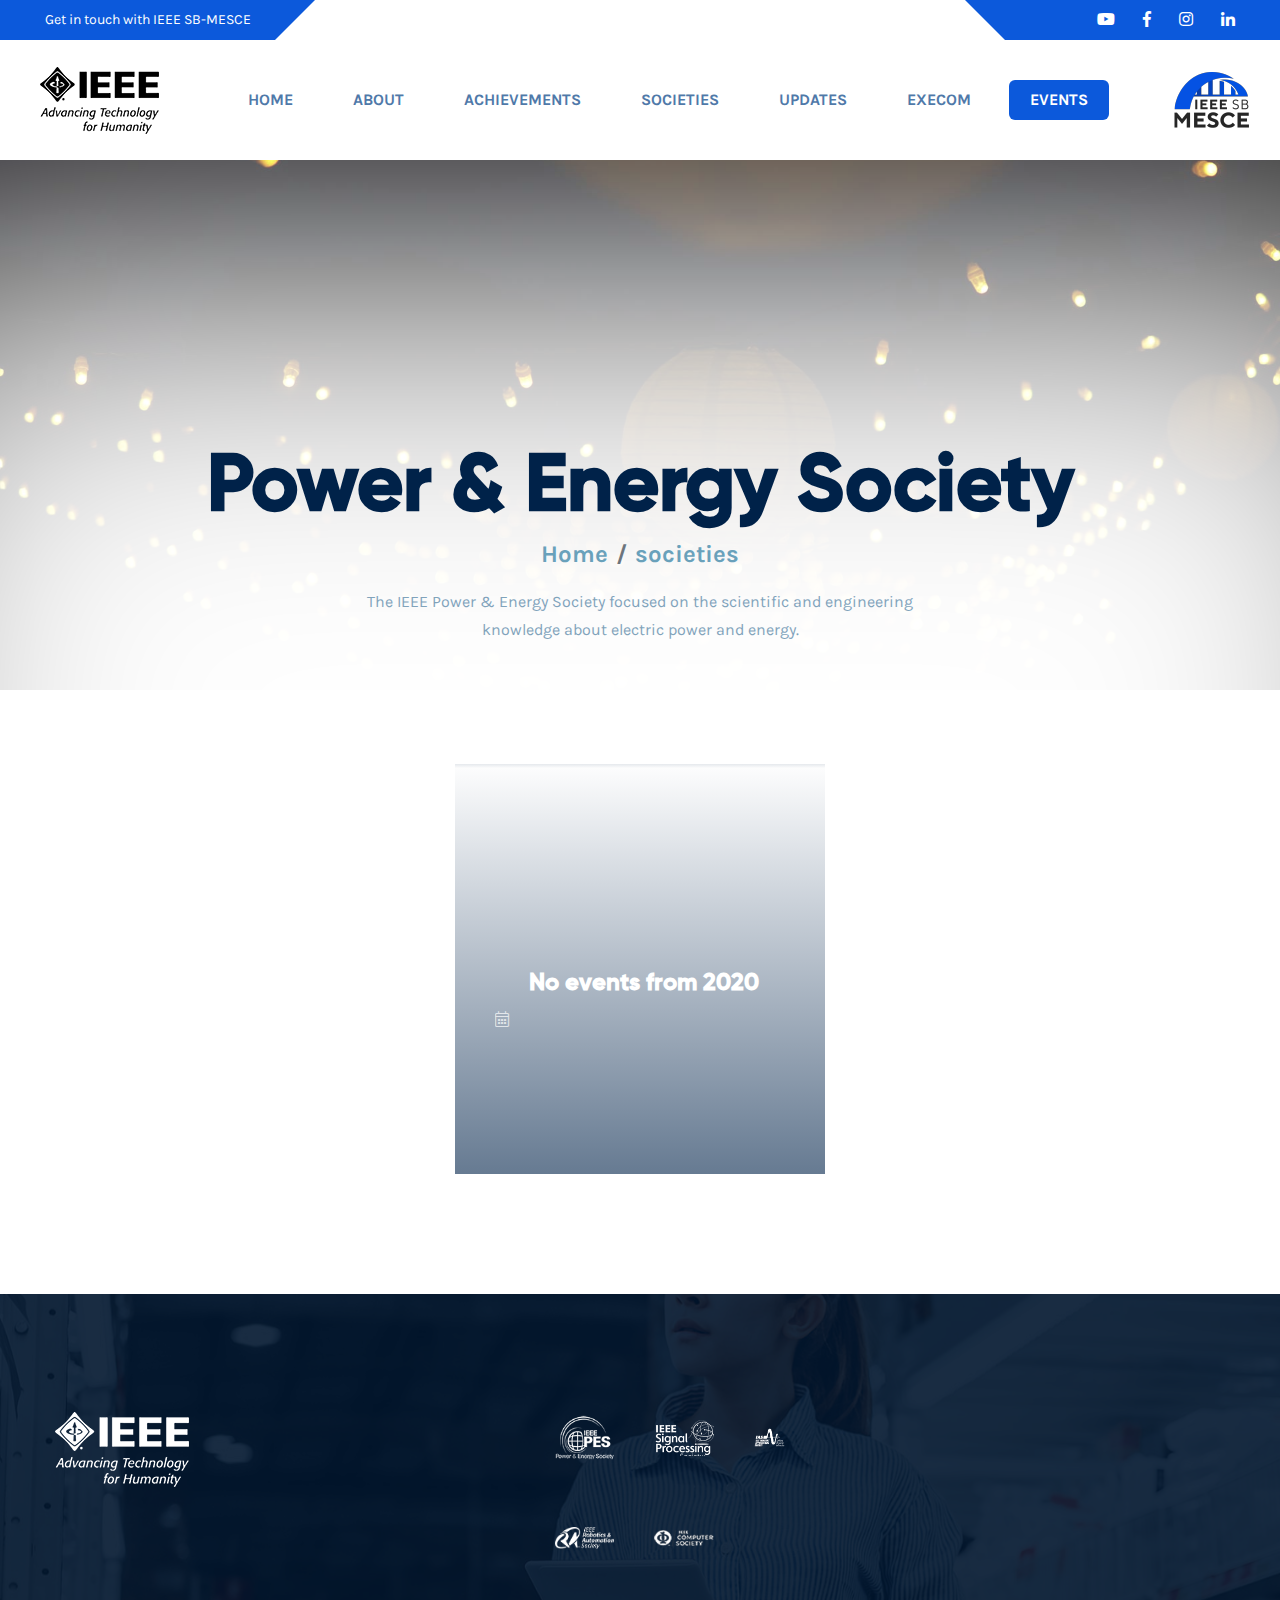
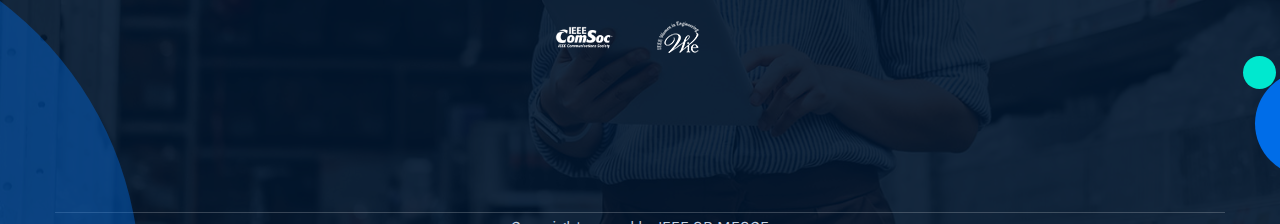
<file: pes.html>
<!doctype html>
<html lang="en">

<!-- index.html  10:29:52 GMT -->

<head>

  <meta charset="utf-8">
  <meta http-equiv="x-ua-compatible" content="ie=edge">
  <meta name="description" content="">
  <meta name="viewport" content="width=device-width, initial-scale=1, shrink-to-fit=no">

  <title>IEEE SB MESCE</title>
  <link rel="icon" href="assets/images/SB LOGO WHITE.png">

  <style>
    #navbar a.active {
      background-color: rgb(22, 25, 163);
      color: white;
    }

    .sticky {
      position: fixed;
      top: 0;
      width: 100%;
    }

    .sticky+.content {
      padding-top: 60p
    }
  </style>

  <link rel="shortcut icon" href="assets/images/favicon.ico" type="image/png">

  <link rel="stylesheet" href="assets/css/bootstrap.min.css">

  <link rel="stylesheet" href="assets/css/all.css">



  <link rel="stylesheet" href="assets/css/animate.min.css">

  <link rel="stylesheet" href="assets/css/slick.css">

  <link rel="stylesheet" href="assets/css/default.css">

  <link rel="stylesheet" href="assets/css/style2.css">
  <link rel="stylesheet" href="assets/css/extra.css">
</head>

<body>
  <!--
<div class="preloader">
<div class="loading">
<div class="line"></div>
<div class="line"></div>
<div class="line"></div>
<div class="line"></div>
<div class="line"></div>
<div class="line"></div>
<div class="line"></div>
<div class="line"></div>
</div>
</div>
-->


  <header class="header-area-2" data-scroll-index="0">
    <div class="header-top pl-30 pr-30">
      <div class="container-fluid">
        <div class="row align-items-center">
          <div class="col-lg-6">
            <div class="header-left-side text-center text-sm-left">
              <ul>
                <li><a href="#home">Get in touch with IEEE SB-MESCE</a></li>

              </ul>
            </div>
          </div>
          <div class="col-lg-6">
            <div class="header-right-social text-center text-sm-right">
              <ul>
                <li><a href="https://www.youtube.com/channel/UCOFCN8GtjeHg4jGJ_EONYOw"> <i class="fab fa-youtube"
                      style="color:white"></i></a></li>
                <li><a href="https://m.facebook.com/ieeesbmesce/"><i class="fab fa-facebook-f"></i></a></li>
                <li><a href="https://instagram.com/ieee_sb_mesce?igshid=y05sa2gu7n63"><i
                      class="fab fa-instagram"></i></a></li>

                <li><a href="https://www.linkedin.com/company/ieeesbmesce/mycompany/"><i
                      class="fab fa-linkedin-in"></i></a></li>

              </ul>
            </div>
          </div>
        </div>
      </div>
    </div>

    <div class="header-nav">
      <div class="navigation" id="navbar">
        <nav class="navbar navbar-expand-lg navbar-light ">
          <a class="navbar-brand" href="index.html"><img src="assets/images/black.png" alt=""></a>
          <button class="navbar-toggler" type="button" data-toggle="collapse" data-target="#navbarSupportedContent"
            aria-controls="navbarSupportedContent" aria-expanded="false" aria-label="Toggle navigation">

            <span class="toggler-icon"></span>
            <span class="toggler-icon"></span>
            <span class="toggler-icon"></span>
          </button>


          <div class="collapse navbar-collapse sub-menu-bar" id="navbarSupportedContent">
            <ul class="navbar-nav m-auto">
              <li class="nav-item active"><a class="nav-link" href="index.html#home">Home</a></li>
              <li class="nav-item"><a class="nav-link" href="index.html#about">About</a></li>
              <li class="nav-item"><a class="nav-link"
                  href="index.html#achievements">Achievements</a></li>
              <li class="nav-item"><a class="nav-link" href="index.html#societies">Societies</a>
              </li>
              <li class="nav-item"><a class="nav-link" href="index.html#updates">Updates</a></li>
              <li class="nav-item"><a class="nav-link" href="index.html#execom">Execom</a></li>
              <div class="bnr-btn">
                <a class="nav-link" href="registration.html"><button class="bnr-cnt-us"
                    type="button"><span> EVENTS</span></button></a>
              </div>
            </ul>
          </div>

          <div class="country d-none d-lg-block">
            <img src="assets/images/SB LOGO BLACK1.png" class="newlogo" alt="flag">
          </div>


        </nav>
      </div>
    </div>
  </header>


  <div class="page-title-area">
    <div class="banner-area-2 bg_cover" style="background-image: url(assets/images/mainbg.jpg);">
      <div class="container">
        <div class="row">
          <div class="col-lg-12">

            <div class="page-title-item text-center">
              <h6 class="title">Power & Energy Society</h6>
              <nav aria-label="breadcrumb">
                <ol class="breadcrumb">
                  <li class="breadcrumb-item"><a href="index.html">Home </a></li>
                  <li class="breadcrumb-item "><a href="index.html#societies">societies</a></li>
                </ol>
              </nav>
            </div>
          </div>
        </div>
      </div>




      <div class="row justify-content-center">
        <div class="container">
          <div class="row justify-content-center">
            <div class="col-lg-6">
              <div class="section-title text-center">
                <p>The IEEE Power & Energy Society focused on the scientific and engineering knowledge about electric
                  power and energy.</p>
              </div>
            </div>
          </div>
        </div>
      </div>



      <div class="blog-grid-area pt-90 pb-120">
        <div class="container">
          <div class="row justify-content-center">

            <div class="col-lg-4 col-md-6 col-sm-8">
              <div class="blog-grid-item mt-30">
                <img src="assets/images/blank.png" alt="">
                <div class="blog-grid-overlay">
                  <span></span>
                  <a href="#">
                    <h5 class="title">No events from 2020</h5>
                  </a>
                  <ul>
                    <li><i class="fal fa-calendar-alt"></i> <span>
                        <!--23rd January 2019-->
                      </span></li>
                    <li></i></li>
                  </ul>
                </div>
              </div>
            </div>

            <!--
  <div class="col-lg-12">
  <nav class="mt-40" aria-label="Page navigation example">
  <ul class="pagination pagination-2 justify-content-center">
  <li class="page-item">
  <a class="page-link d-none d-sm-inline-block" href="#" tabindex="-1" aria-disabled="true"><i class="fal fa-arrow-left"></i></a>
  </li>
  <li class="page-item"><a class="page-link active" href="#">01</a></li>
  <li class="page-item"><a class="page-link" href="#">02</a></li>
  <li class="page-item"><a class="page-link" href="#">03</a></li>
  <li class="page-item"><a class="page-link" href="#">...</a></li>
  <li class="page-item"><a class="page-link" href="#">10</a></li>
  <li class="page-item">
  <a class="page-link d-none d-sm-inline-block" href="#"><i class="fal fa-arrow-right"></i></a>
  </li>
  </ul>
  </nav>
  </div>
  -->
          </div>
        </div>
      </div>


      <footer class="footer-area footer-area-2 bg_cover" style="background-image: url(assets/images/footer-bg.jpg);">
        <div class="footer-overlay">
          <div class="container position-relative">
            <div class="row">
              <div class="col-lg-4 col-md-7">
                <div class="widget-item-1 mt-30">
                  <img src="assets/images/ieee white.png" alt=""><br><br><br>
                   




                </div>
              </div>
              <div class="col-lg-3 offset-lg-1 col-md-5">
                <div class="widget-item-2 mt-30">

                  <div class="footer-list">
                    <ul>
                      <li><img src="assets/images/pes white.png" alt=""><br><br></li>
                      <li><img src="assets/images/ras white.png" alt=""><br><br></li>
                      <li><img src="assets/images/comsoc white.png" alt=""><br><br></li>

                    </ul>
                    <ul>
                      <li><img src="assets/images/sps white.png" alt=""><br><br></li>
                      <li><img src="assets/images/cs white.png" alt=""><br><br></li>
                      <li><img src="assets/images/wie white.png" alt=""><br><br></li>
                    </ul>
                    <ul>
                      <li><img src="assets/images/ias white logo.png" alt=""><br><br></li>
                    </ul>
                  </div>
                </div>
              </div>






              <div class="col-lg-4 col-md-6">
                <div class="widget-item-2 widget-item-3 mt-30">


                </div>
              </div>
            </div>


            <div class="row">
              <div class="col-lg-12">
                <div class="footer-copyright">
                  <p>Copyright owned by IEEE SB MESCE
                    <!-- <a href="https://gizmoder.com/cdn-cgi/l/email-protection" class="__cf_email__" data-cfemail="01437841">[email&#160;protected]</a> <span>tanvir82</span>-->
                  </p>
                </div>
              </div>
            </div>
            <div class="shape-1"></div>
            <div class="shape-2"></div>
            <div class="shape-3"></div>
          </div>
        </div>
      </footer>


      <div class="back-to-top back-to-top-2">
        <a href="index.html">
          <i class="fas fa-arrow-up"></i>
        </a>
      </div>


      <script>
        window.onscroll = function () { myFunction() };

        var navbar = document.getElementById("navbar");
        var sticky = navbar.offsetTop;

        function myFunction() {
          if (window.pageYOffset >= sticky) {
            navbar.classList.add("sticky")
          } else {
            navbar.classList.remove("sticky");
          }
        }
      </script>


      <!-- <script data-cfasync="false"
        src="../../../../cdn-cgi/scripts/5c5dd728/cloudflare-static/email-decode.min.js"></script> -->
      <script src="assets/js/vendor/modernizr-3.6.0.min.js" type="text/javascript"></script>
      <script src="assets/js/vendor/jquery-1.12.4.min.js" type="text/javascript"></script>

      <script src="assets/js/bootstrap.min.js" type="text/javascript"></script>
      <script src="assets/js/popper.min.js" type="text/javascript"></script>

      <script src="assets/js/slick.min.js" type="text/javascript"></script>

      <script src="assets/js/isotope.pkgd.min.js" type="text/javascript"></script>

      <script src="assets/js/imagesloaded.pkgd.min.js" type="text/javascript"></script>

      <script src="assets/js/jquery.magnific-popup.min.js" type="text/javascript"></script>

      <script src="assets/js/jquery.counterup.min.js" type="text/javascript"></script>

      <script src="assets/js/circle-progress.min.js" type="text/javascript"></script>

      <script src="assets/js/ajax-contact.js" type="text/javascript"></script>

      <script src="assets/js/scrollIt.min.js" type="text/javascript"></script>

      <script src="assets/js/jquery.syotimer.min.js" type="text/javascript"></script>

      <script src="assets/js/jquery.nice-select.min.js" type="text/javascript"></script>

      <script src="assets/js/wow.min.js" type="text/javascript"></script>

      <script src="assets/js/waypoints.min.js" type="text/javascript"></script>

      <script src="assets/js/main.js" type="text/javascript"></script>
      <!-- <script src="../../../../../ajax.cloudflare.com/cdn-cgi/scripts/7089c43e/cloudflare-static/rocket-loader.min.js"
        data-cf-settings="c378209aeb18056b256d3cdb-|49" defer=""></script> -->
</body>

<!-- index.html  10:29:58 GMT -->

</html>
</file>
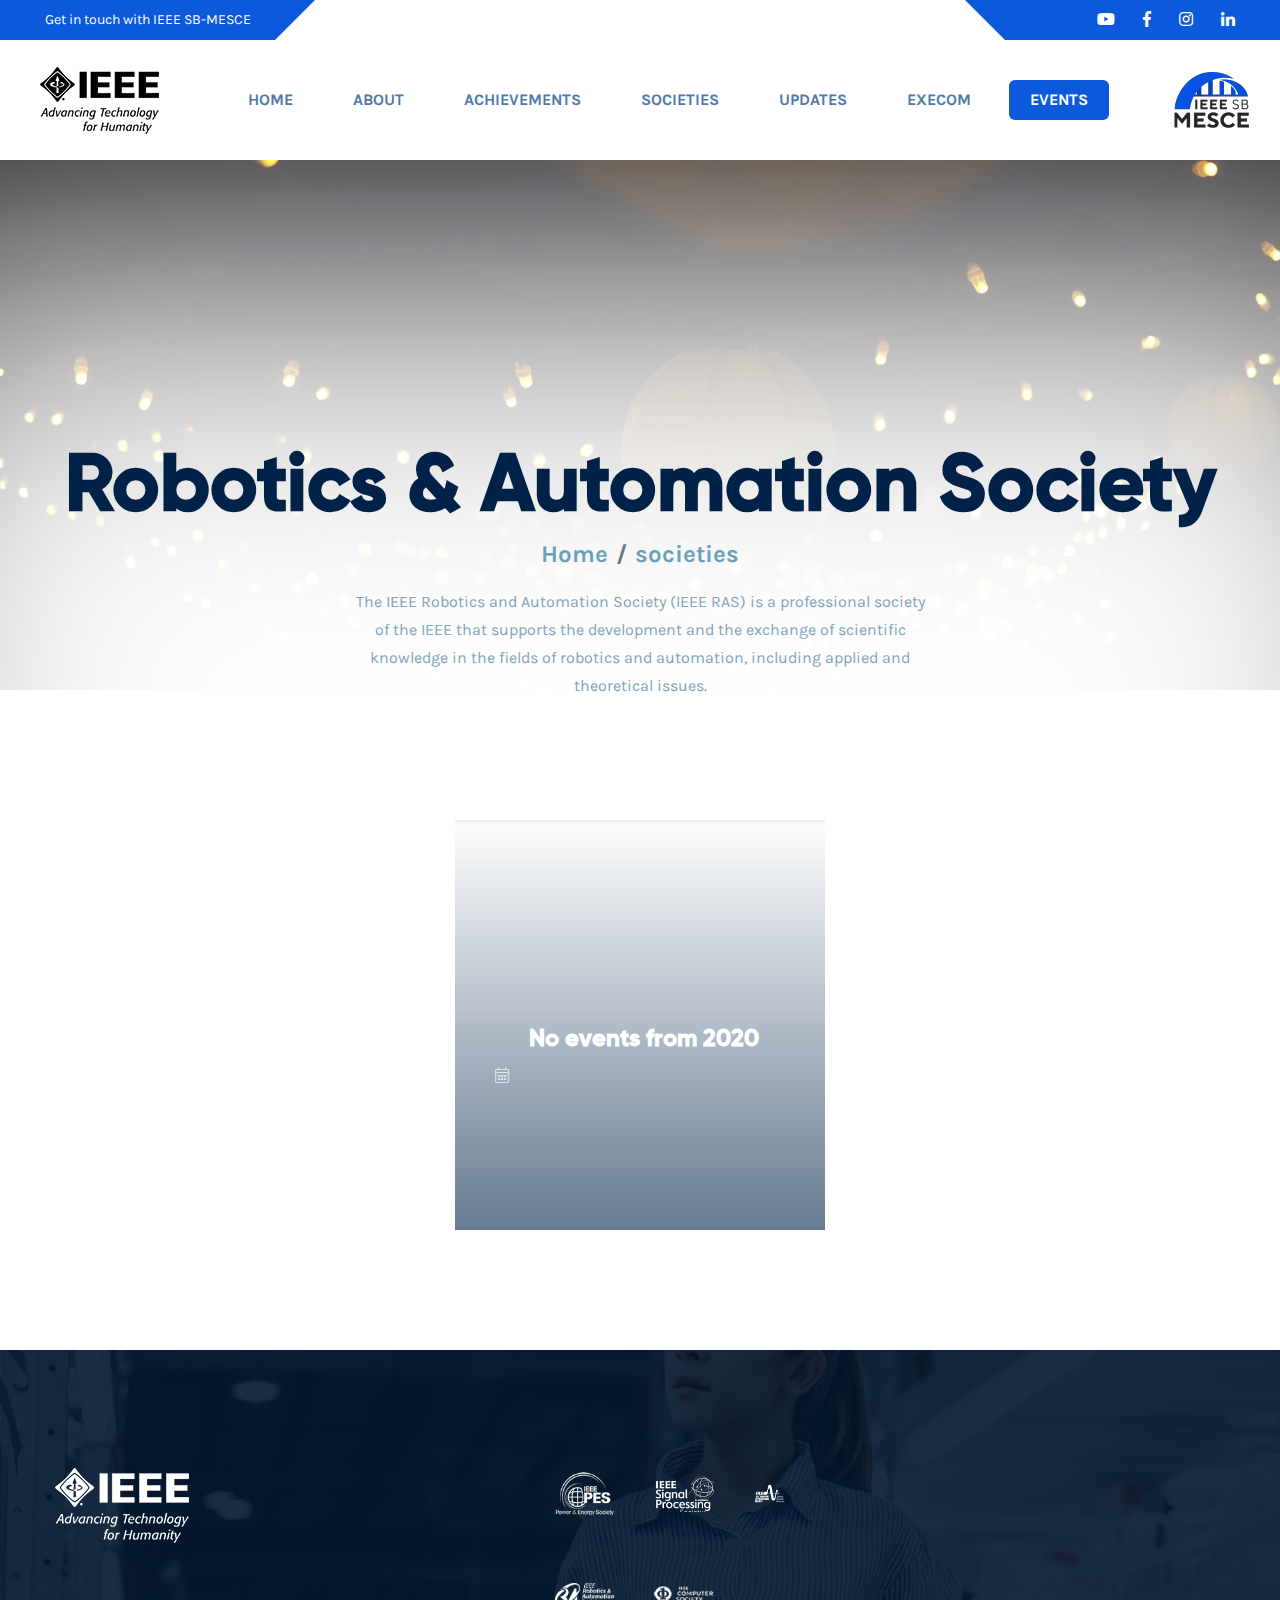
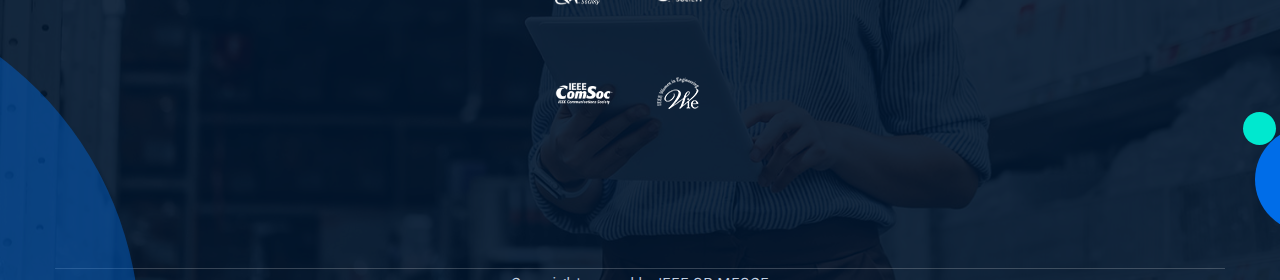
<file: ras.html>
<!doctype html>
<html lang="en">

<!-- index.html  10:29:52 GMT -->

<head>

  <meta charset="utf-8">
  <meta http-equiv="x-ua-compatible" content="ie=edge">
  <meta name="description" content="">
  <meta name="viewport" content="width=device-width, initial-scale=1, shrink-to-fit=no">

  <title>IEEE SB MESCE</title>
  <link rel="icon" href="assets/images/SB LOGO WHITE.png">

  <style>
    #navbar a.active {
      background-color: rgb(22, 25, 163);
      color: white;
    }

    .sticky {
      position: fixed;
      top: 0;
      width: 100%;
    }

    .sticky+.content {
      padding-top: 60p
    }
  </style>

  <link rel="shortcut icon" href="assets/images/favicon.ico" type="image/png">

  <link rel="stylesheet" href="assets/css/bootstrap.min.css">

  <link rel="stylesheet" href="assets/css/all.css">



  <link rel="stylesheet" href="assets/css/animate.min.css">

  <link rel="stylesheet" href="assets/css/slick.css">

  <link rel="stylesheet" href="assets/css/default.css">

  <link rel="stylesheet" href="assets/css/style2.css">
  <link rel="stylesheet" href="assets/css/extra.css">
</head>

<body>
  <!--
<div class="preloader">
<div class="loading">
<div class="line"></div>
<div class="line"></div>
<div class="line"></div>
<div class="line"></div>
<div class="line"></div>
<div class="line"></div>
<div class="line"></div>
<div class="line"></div>
</div>
</div>
-->


  <header class="header-area-2" data-scroll-index="0">
    <div class="header-top pl-30 pr-30">
      <div class="container-fluid">
        <div class="row align-items-center">
          <div class="col-lg-6">
            <div class="header-left-side text-center text-sm-left">
              <ul>
                <li><a href="#home">Get in touch with IEEE SB-MESCE</a></li>

              </ul>
            </div>
          </div>
          <div class="col-lg-6">
            <div class="header-right-social text-center text-sm-right">
              <ul>
                <li><a href="https://www.youtube.com/channel/UCOFCN8GtjeHg4jGJ_EONYOw"> <i class="fab fa-youtube"
                      style="color:white"></i></a></li>
                <li><a href="https://m.facebook.com/ieeesbmesce/"><i class="fab fa-facebook-f"></i></a></li>
                <li><a href="https://instagram.com/ieee_sb_mesce?igshid=y05sa2gu7n63"><i
                      class="fab fa-instagram"></i></a></li>

                <li><a href="https://www.linkedin.com/company/ieeesbmesce/mycompany/"><i
                      class="fab fa-linkedin-in"></i></a></li>

              </ul>
            </div>
          </div>
        </div>
      </div>
    </div>

    <div class="header-nav">
      <div class="navigation" id="navbar">
        <nav class="navbar navbar-expand-lg navbar-light ">
          <a class="navbar-brand" href="index.html"><img src="assets/images/black.png" alt=""></a>
          <button class="navbar-toggler" type="button" data-toggle="collapse" data-target="#navbarSupportedContent"
            aria-controls="navbarSupportedContent" aria-expanded="false" aria-label="Toggle navigation">

            <span class="toggler-icon"></span>
            <span class="toggler-icon"></span>
            <span class="toggler-icon"></span>
          </button>


          <div class="collapse navbar-collapse sub-menu-bar" id="navbarSupportedContent">
            <ul class="navbar-nav m-auto">
              <li class="nav-item active"><a class="nav-link" href="index.html#home">Home</a></li>
              <li class="nav-item"><a class="nav-link" href="index.html#about">About</a></li>
              <li class="nav-item"><a class="nav-link"
                  href="index.html#achievements">Achievements</a></li>
              <li class="nav-item"><a class="nav-link" href="index.html#societies">Societies</a>
              </li>
              <li class="nav-item"><a class="nav-link" href="index.html#updates">Updates</a></li>
              <li class="nav-item"><a class="nav-link" href="index.html#execom">Execom</a></li>
              <div class="bnr-btn">
                <a class="nav-link" href="registration.html"><button class="bnr-cnt-us"
                    type="button"><span> EVENTS</span></button></a>
              </div>
            </ul>
          </div>

          <div class="country d-none d-lg-block">
            <img src="assets/images/SB LOGO BLACK1.png" class="newlogo" alt="flag">
          </div>


        </nav>
      </div>
    </div>
  </header>


  <div class="page-title-area">
    <div class="banner-area-2 bg_cover" style="background-image: url(assets/images/mainbg.jpg);">
      <div class="container">
        <div class="row">
          <div class="col-lg-12">

            <div class="page-title-item text-center">
              <h6 class="title">Robotics & Automation Society</h6>
              <nav aria-label="breadcrumb">
                <ol class="breadcrumb">
                  <li class="breadcrumb-item"><a href="index.html">Home </a></li>
                  <li class="breadcrumb-item "><a href="index.html#societies">societies</a></li>
                </ol>
              </nav>
            </div>
          </div>
        </div>
      </div>




      <div class="row justify-content-center">
        <div class="container">
          <div class="row justify-content-center">
            <div class="col-lg-6">
              <div class="section-title text-center">
                <p>The IEEE Robotics and Automation Society (IEEE RAS) is a professional society of the IEEE that
                  supports the development and the exchange of scientific knowledge in the fields of robotics and
                  automation, including applied and theoretical issues.</p>
              </div>
            </div>
          </div>
        </div>
      </div>



      <div class="blog-grid-area pt-90 pb-120">
        <div class="container">
          <div class="row justify-content-center">

            <div class="col-lg-4 col-md-6 col-sm-8">
              <div class="blog-grid-item mt-30">
                <img src="assets/images/blank.png" alt="">
                <div class="blog-grid-overlay">
                  <span></span>
                  <a href="#">
                    <h5 class="title">No events from 2020</h5>
                  </a>
                  <ul>
                    <li><i class="fal fa-calendar-alt"></i> <span>
                        <!--23rd January 2019-->
                      </span></li>
                    <li></i></li>
                  </ul>
                </div>
              </div>
            </div>

            <!--
  <div class="col-lg-12">
  <nav class="mt-40" aria-label="Page navigation example">
  <ul class="pagination pagination-2 justify-content-center">
  <li class="page-item">
  <a class="page-link d-none d-sm-inline-block" href="#" tabindex="-1" aria-disabled="true"><i class="fal fa-arrow-left"></i></a>
  </li>
  <li class="page-item"><a class="page-link active" href="#">01</a></li>
  <li class="page-item"><a class="page-link" href="#">02</a></li>
  <li class="page-item"><a class="page-link" href="#">03</a></li>
  <li class="page-item"><a class="page-link" href="#">...</a></li>
  <li class="page-item"><a class="page-link" href="#">10</a></li>
  <li class="page-item">
  <a class="page-link d-none d-sm-inline-block" href="#"><i class="fal fa-arrow-right"></i></a>
  </li>
  </ul>
  </nav>
  </div>
  -->
          </div>
        </div>
      </div>



      <footer class="footer-area footer-area-2 bg_cover" style="background-image: url(assets/images/footer-bg.jpg);">
        <div class="footer-overlay">
          <div class="container position-relative">
            <div class="row">
              <div class="col-lg-4 col-md-7">
                <div class="widget-item-1 mt-30">
                  <img src="assets/images/ieee white.png" alt=""><br><br><br>
                   




                </div>
              </div>
              <div class="col-lg-3 offset-lg-1 col-md-5">
                <div class="widget-item-2 mt-30">

                  <div class="footer-list">
                    <ul>
                      <li><img src="assets/images/pes white.png" alt=""><br><br></li>
                      <li><img src="assets/images/ras white.png" alt=""><br><br></li>
                      <li><img src="assets/images/comsoc white.png" alt=""><br><br></li>

                    </ul>
                    <ul>
                      <li><img src="assets/images/sps white.png" alt=""><br><br></li>
                      <li><img src="assets/images/cs white.png" alt=""><br><br></li>
                      <li><img src="assets/images/wie white.png" alt=""><br><br></li>
                    </ul>
                    <ul>
                      <li><img src="assets/images/ias white logo.png" alt=""><br><br></li>
                    </ul>
                  </div>
                </div>
              </div>






              <div class="col-lg-4 col-md-6">
                <div class="widget-item-2 widget-item-3 mt-30">


                </div>
              </div>
            </div>


            <div class="row">
              <div class="col-lg-12">
                <div class="footer-copyright">
                  <p>Copyright owned by IEEE SB MESCE
                    <!-- <a href="https://gizmoder.com/cdn-cgi/l/email-protection" class="__cf_email__" data-cfemail="01437841">[email&#160;protected]</a> <span>tanvir82</span>-->
                  </p>
                </div>
              </div>
            </div>
            <div class="shape-1"></div>
            <div class="shape-2"></div>
            <div class="shape-3"></div>
          </div>
        </div>
      </footer>


      <div class="back-to-top back-to-top-2">
        <a href="index.html">
          <i class="fas fa-arrow-up"></i>
        </a>
      </div>


      <script>
        window.onscroll = function () { myFunction() };

        var navbar = document.getElementById("navbar");
        var sticky = navbar.offsetTop;

        function myFunction() {
          if (window.pageYOffset >= sticky) {
            navbar.classList.add("sticky")
          } else {
            navbar.classList.remove("sticky");
          }
        }
      </script>


      <!-- <script data-cfasync="false"
        src="../../../../cdn-cgi/scripts/5c5dd728/cloudflare-static/email-decode.min.js"></script> -->
      <script src="assets/js/vendor/modernizr-3.6.0.min.js" type="text/javascript"></script>
      <script src="assets/js/vendor/jquery-1.12.4.min.js" type="text/javascript"></script>

      <script src="assets/js/bootstrap.min.js" type="text/javascript"></script>
      <script src="assets/js/popper.min.js" type="text/javascript"></script>

      <script src="assets/js/slick.min.js" type="text/javascript"></script>

      <script src="assets/js/isotope.pkgd.min.js" type="text/javascript"></script>

      <script src="assets/js/imagesloaded.pkgd.min.js" type="text/javascript"></script>

      <script src="assets/js/jquery.magnific-popup.min.js" type="text/javascript"></script>

      <script src="assets/js/jquery.counterup.min.js" type="text/javascript"></script>

      <script src="assets/js/circle-progress.min.js" type="text/javascript"></script>

      <script src="assets/js/ajax-contact.js" type="text/javascript"></script>

      <script src="assets/js/scrollIt.min.js" type="text/javascript"></script>

      <script src="assets/js/jquery.syotimer.min.js" type="text/javascript"></script>

      <script src="assets/js/jquery.nice-select.min.js" type="text/javascript"></script>

      <script src="assets/js/wow.min.js" type="text/javascript"></script>

      <script src="assets/js/waypoints.min.js" type="text/javascript"></script>

      <script src="assets/js/main.js" type="text/javascript"></script>
      <!-- <script src="../../../../../ajax.cloudflare.com/cdn-cgi/scripts/7089c43e/cloudflare-static/rocket-loader.min.js"
        data-cf-settings="c378209aeb18056b256d3cdb-|49" defer=""></script> -->
</body>

<!-- index.html  10:29:58 GMT -->

</html>
</file>
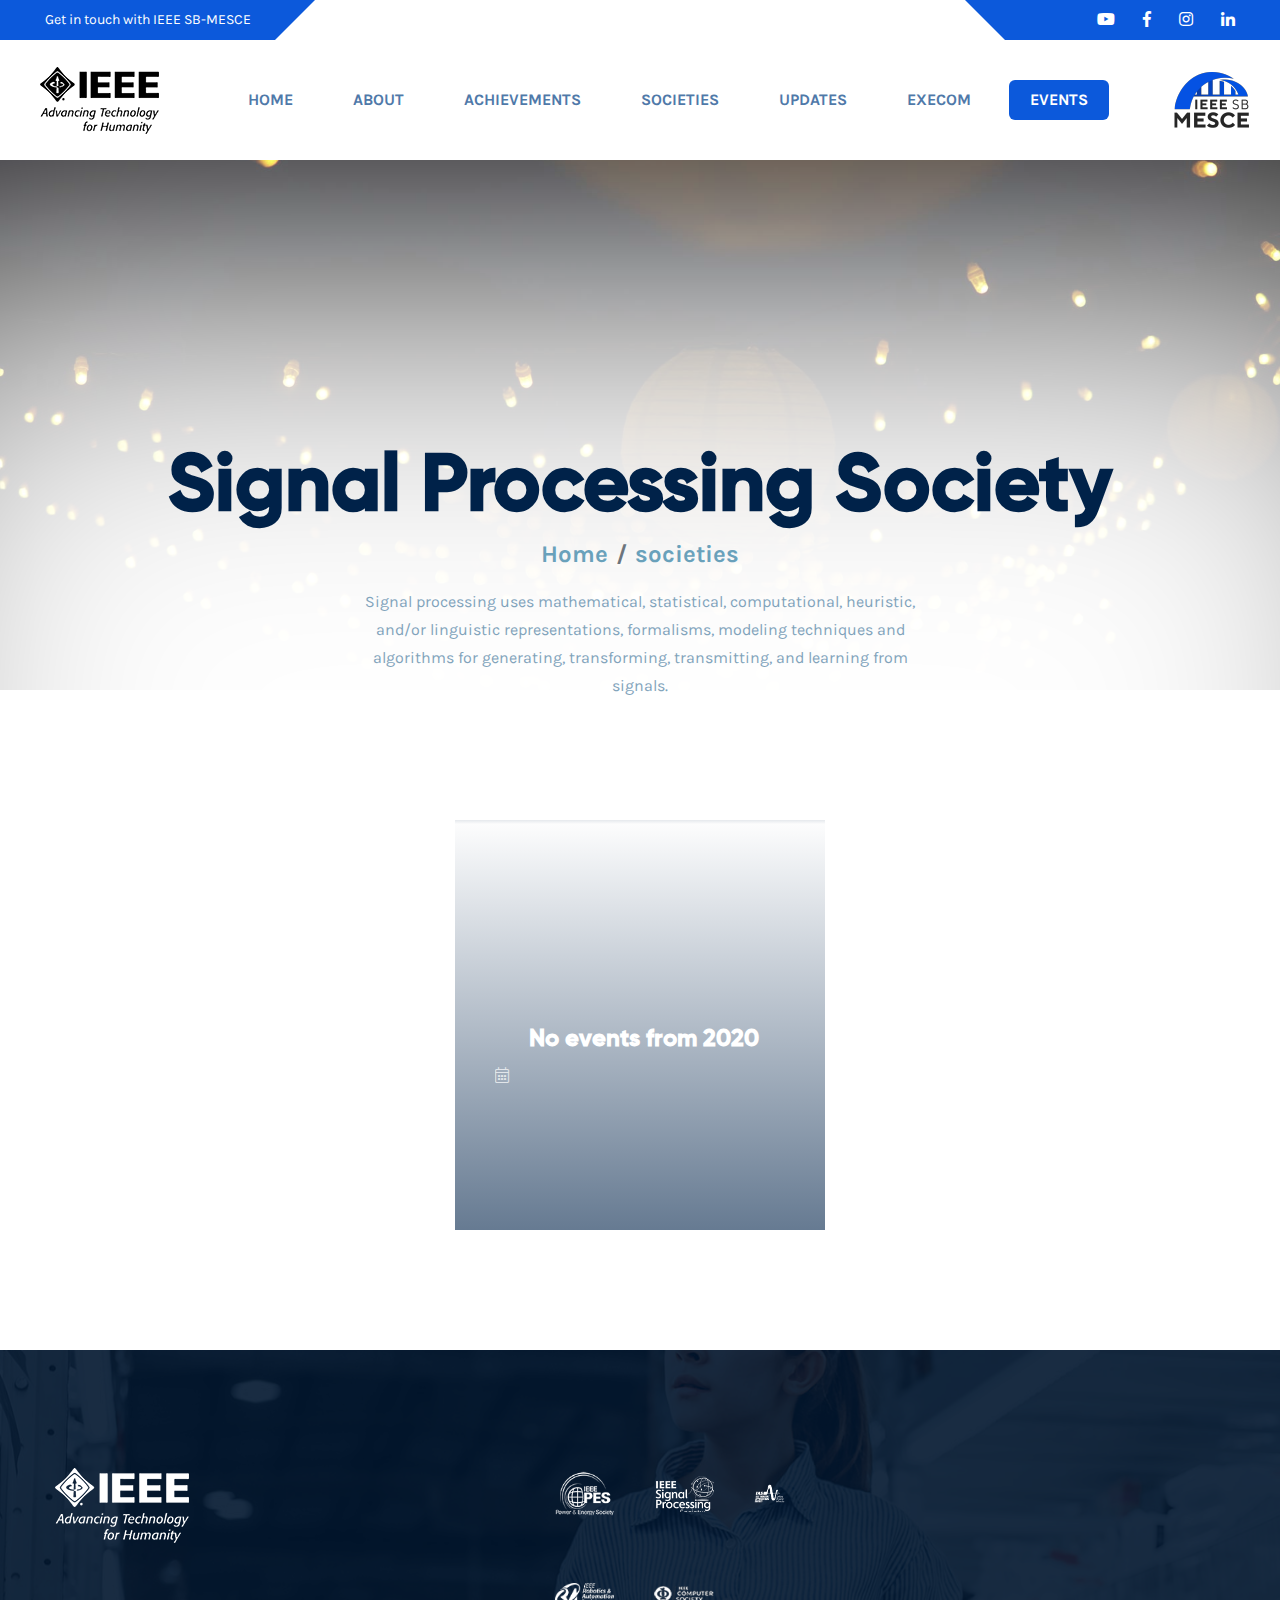
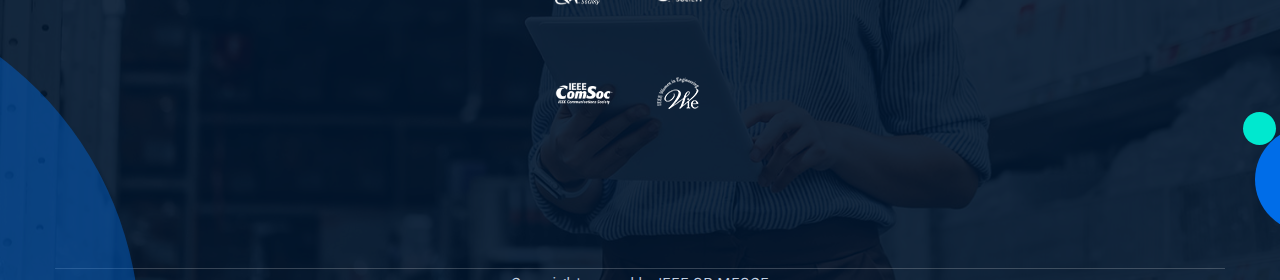
<file: sps.html>
<!doctype html>
<html lang="en">

<!-- index.html  10:29:52 GMT -->

<head>

  <meta charset="utf-8">
  <meta http-equiv="x-ua-compatible" content="ie=edge">
  <meta name="description" content="">
  <meta name="viewport" content="width=device-width, initial-scale=1, shrink-to-fit=no">

  <title>IEEE SB MESCE</title>
  <link rel="icon" href="assets/images/SB LOGO WHITE.png">

  <style>
    #navbar a.active {
      background-color: rgb(22, 25, 163);
      color: white;
    }

    .sticky {
      position: fixed;
      top: 0;
      width: 100%;
    }

    .sticky+.content {
      padding-top: 60p
    }
  </style>

  <link rel="shortcut icon" href="assets/images/favicon.ico" type="image/png">

  <link rel="stylesheet" href="assets/css/bootstrap.min.css">

  <link rel="stylesheet" href="assets/css/all.css">

  <link rel="stylesheet" href="assets/css/animate.min.css">

  <link rel="stylesheet" href="assets/css/slick.css">

  <link rel="stylesheet" href="assets/css/default.css">

  <link rel="stylesheet" href="assets/css/style2.css">
  <link rel="stylesheet" href="assets/css/extra.css">
</head>

<body>
  <!--
<div class="preloader">
<div class="loading">
<div class="line"></div>
<div class="line"></div>
<div class="line"></div>
<div class="line"></div>
<div class="line"></div>
<div class="line"></div>
<div class="line"></div>
<div class="line"></div>
</div>
</div>
-->


  <header class="header-area-2" data-scroll-index="0">
    <div class="header-top pl-30 pr-30">
      <div class="container-fluid">
        <div class="row align-items-center">
          <div class="col-lg-6">
            <div class="header-left-side text-center text-sm-left">
              <ul>
                <li><a href="#home">Get in touch with IEEE SB-MESCE</a></li>

              </ul>
            </div>
          </div>
          <div class="col-lg-6">
            <div class="header-right-social text-center text-sm-right">
              <ul>
                <li><a href="https://www.youtube.com/channel/UCOFCN8GtjeHg4jGJ_EONYOw"> <i class="fab fa-youtube"
                      style="color:white"></i></a></li>
                <li><a href="https://m.facebook.com/ieeesbmesce/"><i class="fab fa-facebook-f"></i></a></li>
                <li><a href="https://instagram.com/ieee_sb_mesce?igshid=y05sa2gu7n63"><i
                      class="fab fa-instagram"></i></a></li>

                <li><a href="https://www.linkedin.com/company/ieeesbmesce/mycompany/"><i
                      class="fab fa-linkedin-in"></i></a></li>

              </ul>
            </div>
          </div>
        </div>
      </div>
    </div>

    <div class="header-nav">
      <div class="navigation" id="navbar">
        <nav class="navbar navbar-expand-lg navbar-light ">
          <a class="navbar-brand" href="index.html"><img src="assets/images/black.png" alt=""></a>
          <button class="navbar-toggler" type="button" data-toggle="collapse" data-target="#navbarSupportedContent"
            aria-controls="navbarSupportedContent" aria-expanded="false" aria-label="Toggle navigation">

            <span class="toggler-icon"></span>
            <span class="toggler-icon"></span>
            <span class="toggler-icon"></span>
          </button>


          <div class="collapse navbar-collapse sub-menu-bar" id="navbarSupportedContent">
            <ul class="navbar-nav m-auto">
              <li class="nav-item active"><a class="nav-link" href="index.html#home">Home</a></li>
              <li class="nav-item"><a class="nav-link" href="index.html#about">About</a></li>
              <li class="nav-item"><a class="nav-link"
                  href="index.html#achievements">Achievements</a></li>
              <li class="nav-item"><a class="nav-link" href="index.html#societies">Societies</a>
              </li>
              <li class="nav-item"><a class="nav-link" href="index.html#updates">Updates</a></li>
              <li class="nav-item"><a class="nav-link" href="index.html#execom">Execom</a></li>
              <div class="bnr-btn">
                <a class="nav-link" href="registration.html"><button class="bnr-cnt-us"
                    type="button"><span> EVENTS</span></button></a>
              </div>
            </ul>
          </div>

          <div class="country d-none d-lg-block">
            <img src="assets/images/SB LOGO BLACK1.png" class="newlogo" alt="flag">
          </div>


        </nav>
      </div>
    </div>
  </header>


  <div class="page-title-area">
    <div class="banner-area-2 bg_cover" style="background-image: url(assets/images/mainbg.jpg);">
      <div class="container">
        <div class="row">
          <div class="col-lg-12">

            <div class="page-title-item text-center">
              <h6 class="title">Signal Processing Society</h6>
              <nav aria-label="breadcrumb">
                <ol class="breadcrumb">
                  <li class="breadcrumb-item"><a href="index.html">Home </a></li>
                  <li class="breadcrumb-item "><a href="index.html#societies">societies</a></li>
                </ol>
              </nav>
            </div>
          </div>
        </div>
      </div>




      <div class="row justify-content-center">
        <div class="container">
          <div class="row justify-content-center">
            <div class="col-lg-6">
              <div class="section-title text-center">
                <p>Signal processing uses mathematical, statistical, computational, heuristic, and/or linguistic
                  representations, formalisms, modeling techniques and algorithms for generating, transforming,
                  transmitting, and learning from signals.</p>
              </div>
            </div>
          </div>
        </div>
      </div>




      <div class="blog-grid-area pt-90 pb-120">
        <div class="container">
          <div class="row justify-content-center">

            <div class="col-lg-4 col-md-6 col-sm-8">
              <div class="blog-grid-item mt-30">
                <img src="assets/images/blank.png" alt="">
                <div class="blog-grid-overlay">
                  <span></span>
                  <a href="#">
                    <h5 class="title">No events from 2020</h5>
                  </a>
                  <ul>
                    <li><i class="fal fa-calendar-alt"></i> <span>
                        <!--23rd January 2019-->
                      </span></li>
                    <li></i></li>
                  </ul>
                </div>
              </div>
            </div>

            <!--
  <div class="col-lg-12">
  <nav class="mt-40" aria-label="Page navigation example">
  <ul class="pagination pagination-2 justify-content-center">
  <li class="page-item">
  <a class="page-link d-none d-sm-inline-block" href="#" tabindex="-1" aria-disabled="true"><i class="fal fa-arrow-left"></i></a>
  </li>
  <li class="page-item"><a class="page-link active" href="#">01</a></li>
  <li class="page-item"><a class="page-link" href="#">02</a></li>
  <li class="page-item"><a class="page-link" href="#">03</a></li>
  <li class="page-item"><a class="page-link" href="#">...</a></li>
  <li class="page-item"><a class="page-link" href="#">10</a></li>
  <li class="page-item">
  <a class="page-link d-none d-sm-inline-block" href="#"><i class="fal fa-arrow-right"></i></a>
  </li>
  </ul>
  </nav>
  </div>
  -->
          </div>
        </div>
      </div>


      <footer class="footer-area footer-area-2 bg_cover" style="background-image: url(assets/images/footer-bg.jpg);">
        <div class="footer-overlay">
          <div class="container position-relative">
            <div class="row">
              <div class="col-lg-4 col-md-7">
                <div class="widget-item-1 mt-30">
                  <img src="assets/images/ieee white.png" alt=""><br><br><br>
                   




                </div>
              </div>
              <div class="col-lg-3 offset-lg-1 col-md-5">
                <div class="widget-item-2 mt-30">

                  <div class="footer-list">
                    <ul>
                      <li><img src="assets/images/pes white.png" alt=""><br><br></li>
                      <li><img src="assets/images/ras white.png" alt=""><br><br></li>
                      <li><img src="assets/images/comsoc white.png" alt=""><br><br></li>

                    </ul>
                    <ul>
                      <li><img src="assets/images/sps white.png" alt=""><br><br></li>
                      <li><img src="assets/images/cs white.png" alt=""><br><br></li>
                      <li><img src="assets/images/wie white.png" alt=""><br><br></li>
                    </ul>
                    <ul>
                      <li><img src="assets/images/ias white logo.png" alt=""><br><br></li>
                    </ul>
                  </div>
                </div>
              </div>






              <div class="col-lg-4 col-md-6">
                <div class="widget-item-2 widget-item-3 mt-30">


                </div>
              </div>
            </div>


            <div class="row">
              <div class="col-lg-12">
                <div class="footer-copyright">
                  <p>Copyright owned by IEEE SB MESCE
                    <!-- <a href="https://gizmoder.com/cdn-cgi/l/email-protection" class="__cf_email__" data-cfemail="01437841">[email&#160;protected]</a> <span>tanvir82</span>-->
                  </p>
                </div>
              </div>
            </div>
            <div class="shape-1"></div>
            <div class="shape-2"></div>
            <div class="shape-3"></div>
          </div>
        </div>
      </footer>


      <div class="back-to-top back-to-top-2">
        <a href="index.html">
          <i class="fas fa-arrow-up"></i>
        </a>
      </div>


      <script>
        window.onscroll = function () { myFunction() };

        var navbar = document.getElementById("navbar");
        var sticky = navbar.offsetTop;

        function myFunction() {
          if (window.pageYOffset >= sticky) {
            navbar.classList.add("sticky")
          } else {
            navbar.classList.remove("sticky");
          }
        }
      </script>


      <!--<script data-cfasync="false"
        src="../../../../cdn-cgi/scripts/5c5dd728/cloudflare-static/email-decode.min.js"></script> -->
      <script src="assets/js/vendor/modernizr-3.6.0.min.js" type="text/javascript"></script>
      <script src="assets/js/vendor/jquery-1.12.4.min.js" type="text/javascript"></script>

      <script src="assets/js/bootstrap.min.js" type="text/javascript"></script>
      <script src="assets/js/popper.min.js" type="text/javascript"></script>

      <script src="assets/js/slick.min.js" type="text/javascript"></script>

      <script src="assets/js/isotope.pkgd.min.js" type="text/javascript"></script>

      <script src="assets/js/imagesloaded.pkgd.min.js" type="text/javascript"></script>

      <script src="assets/js/jquery.magnific-popup.min.js" type="text/javascript"></script>

      <script src="assets/js/jquery.counterup.min.js" type="text/javascript"></script>

      <script src="assets/js/circle-progress.min.js" type="text/javascript"></script>

      <script src="assets/js/ajax-contact.js" type="text/javascript"></script>

      <script src="assets/js/scrollIt.min.js" type="text/javascript"></script>

      <!-- <script src="assets/js/jquery.syotimer.min.js" type="text/javascript"></script>

      <script src="assets/js/jquery.nice-select.min.js" type="text/javascript"></script> -->

      <script src="assets/js/wow.min.js" type="text/javascript"></script>

      <script src="assets/js/waypoints.min.js" type="text/javascript"></script>

      <script src="assets/js/main.js" type="text/javascript"></script>
      <!--<script src="../../../../../ajax.cloudflare.com/cdn-cgi/scripts/7089c43e/cloudflare-static/rocket-loader.min.js"
        data-cf-settings="c378209aeb18056b256d3cdb-|49" defer=""></script> -->
</body>

<!-- index.html  10:29:58 GMT -->

</html>
</file>
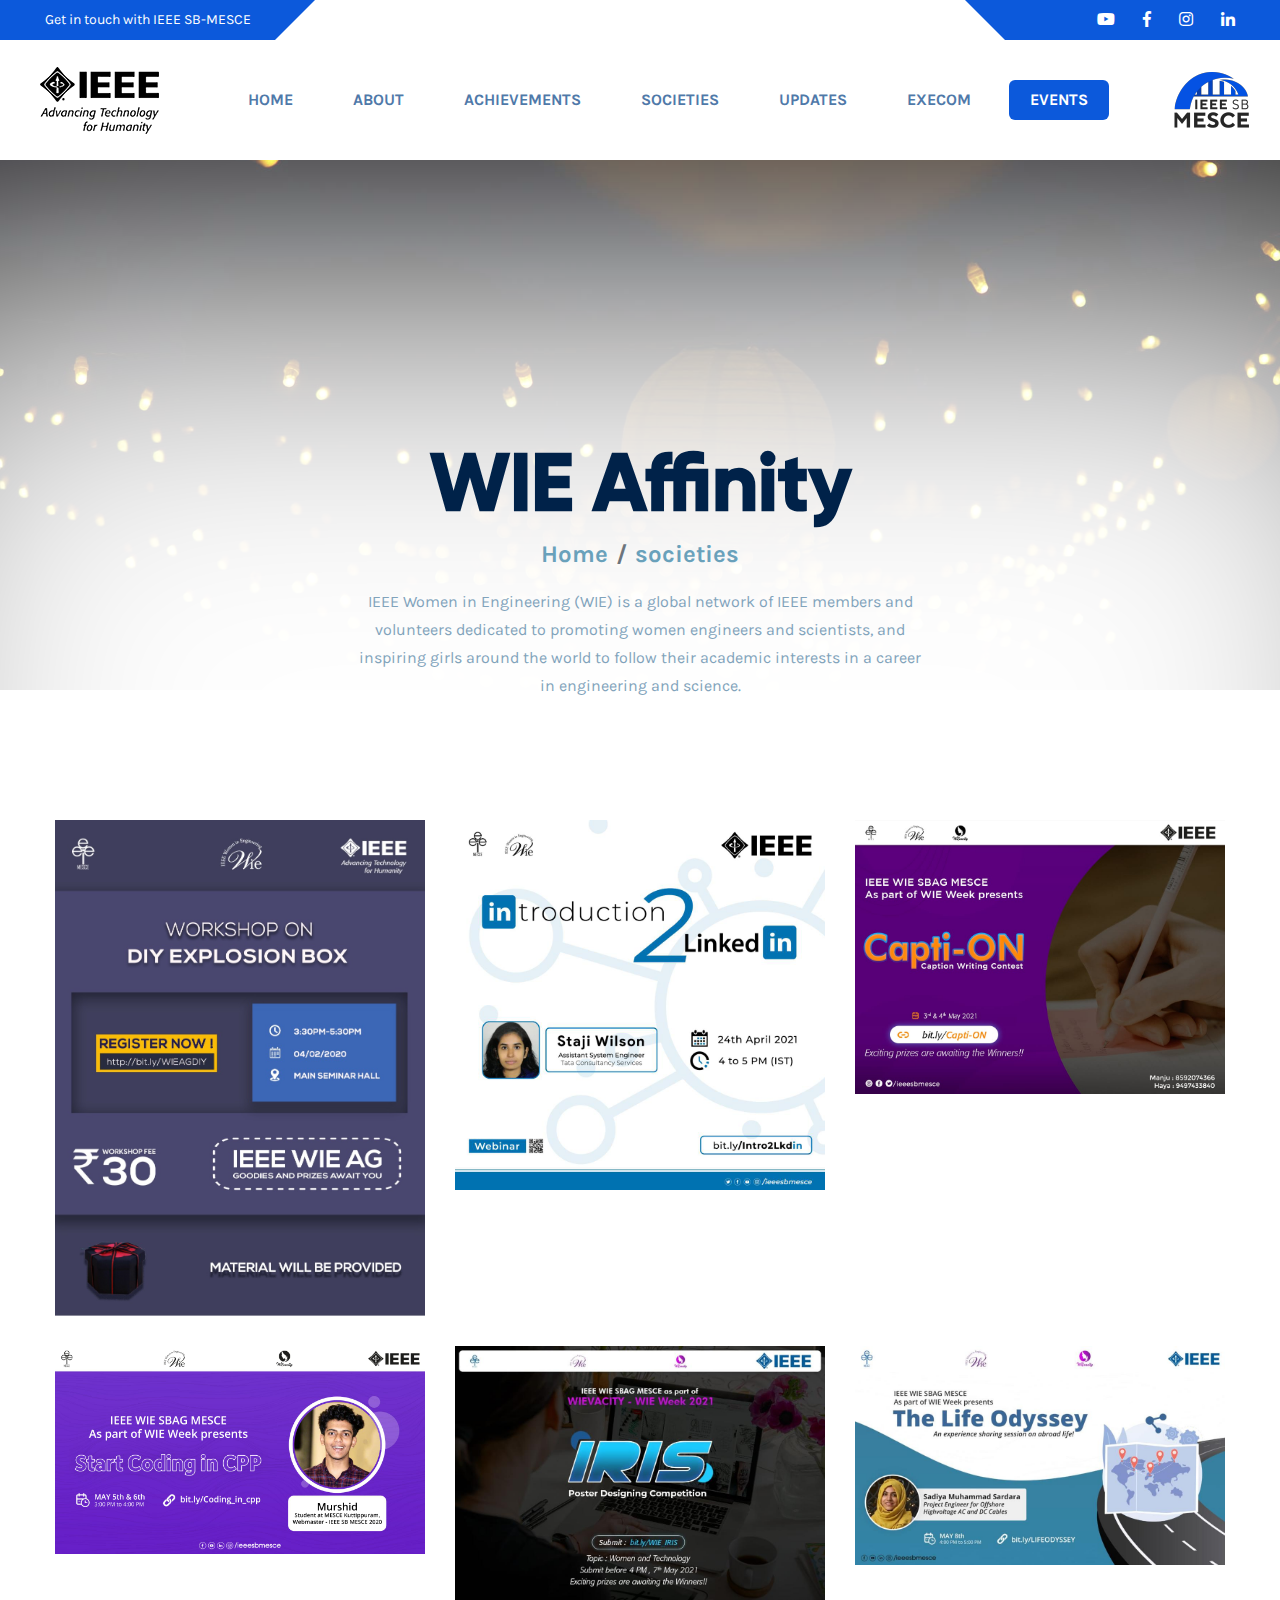
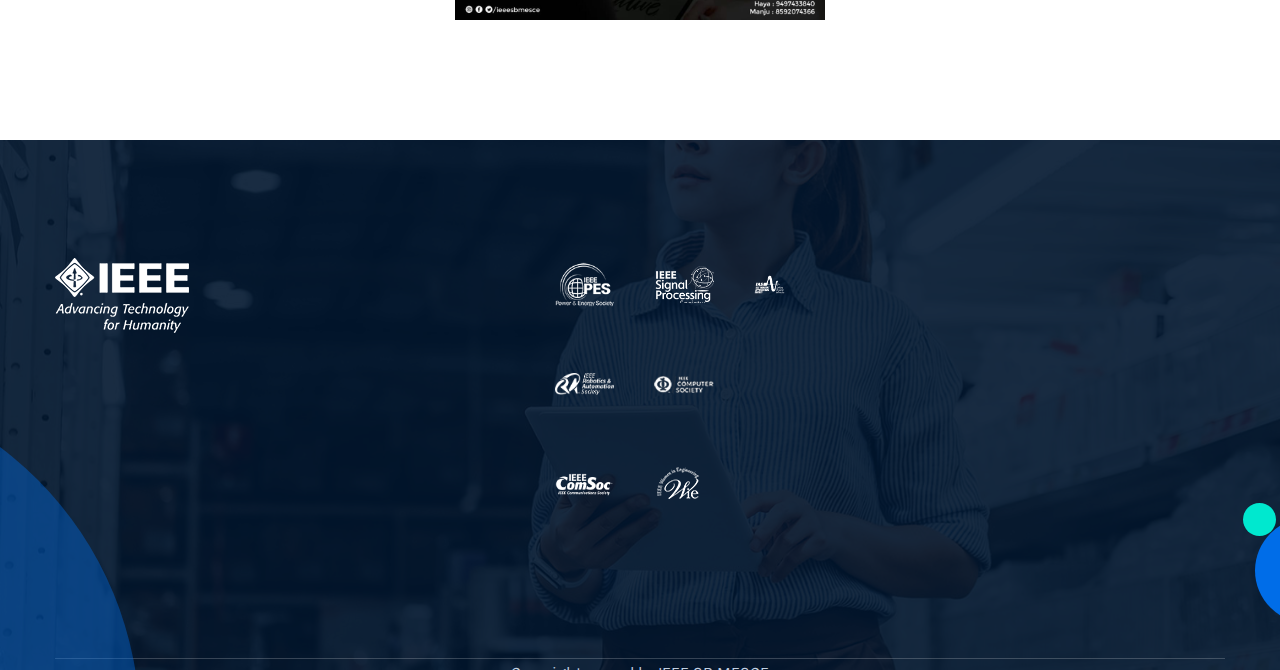
<file: wie.html>
<!doctype html>
<html lang="en">

<!-- index.html  10:29:52 GMT -->

<head>

  <meta charset="utf-8">
  <meta http-equiv="x-ua-compatible" content="ie=edge">
  <meta name="description" content="">
  <meta name="viewport" content="width=device-width, initial-scale=1, shrink-to-fit=no">

  <title>IEEE SB MESCE</title>
  <link rel="icon" href="assets/images/SB LOGO WHITE.png">

  <style>
    #navbar a.active {
      background-color: rgb(22, 25, 163);
      color: white;
    }

    .sticky {
      position: fixed;
      top: 0;
      width: 100%;
    }

    .sticky+.content {
      padding-top: 60p
    }
  </style>

  <link rel="shortcut icon" href="assets/images/favicon.ico" type="image/png">

  <link rel="stylesheet" href="assets/css/bootstrap.min.css">

  <link rel="stylesheet" href="assets/css/all.css">

  <link rel="stylesheet" href="assets/css/animate.min.css">

  <link rel="stylesheet" href="assets/css/slick.css">

  <link rel="stylesheet" href="assets/css/default.css">

  <link rel="stylesheet" href="assets/css/style2.css">
  <link rel="stylesheet" href="assets/css/extra.css">

<body>
  <!--
<div class="preloader">
<div class="loading">
<div class="line"></div>
<div class="line"></div>
<div class="line"></div>
<div class="line"></div>
<div class="line"></div>
<div class="line"></div>
<div class="line"></div>
<div class="line"></div>
</div>
</div>
-->


  <header class="header-area-2" data-scroll-index="0">
    <div class="header-top pl-30 pr-30">
      <div class="container-fluid">
        <div class="row align-items-center">
          <div class="col-lg-6">
            <div class="header-left-side text-center text-sm-left">
              <ul>
                <li><a href="#home">Get in touch with IEEE SB-MESCE</a></li>

              </ul>
            </div>
          </div>
          <div class="col-lg-6">
            <div class="header-right-social text-center text-sm-right">
              <ul>
                <li><a href="https://www.youtube.com/channel/UCOFCN8GtjeHg4jGJ_EONYOw"> <i class="fab fa-youtube"
                      style="color:white"></i></a></li>
                <li><a href="https://m.facebook.com/ieeesbmesce/"><i class="fab fa-facebook-f"></i></a></li>
                <li><a href="https://instagram.com/ieee_sb_mesce?igshid=y05sa2gu7n63"><i
                      class="fab fa-instagram"></i></a></li>

                <li><a href="https://www.linkedin.com/company/ieeesbmesce/mycompany/"><i
                      class="fab fa-linkedin-in"></i></a></li>

              </ul>
            </div>
          </div>
        </div>
      </div>
    </div>

    <div class="header-nav">
      <div class="navigation" id="navbar">
        <nav class="navbar navbar-expand-lg navbar-light ">
          <a class="navbar-brand" href="index.html"><img src="assets/images/black.png" alt=""></a>
          <button class="navbar-toggler" type="button" data-toggle="collapse" data-target="#navbarSupportedContent"
            aria-controls="navbarSupportedContent" aria-expanded="false" aria-label="Toggle navigation">

            <span class="toggler-icon"></span>
            <span class="toggler-icon"></span>
            <span class="toggler-icon"></span>
          </button>


          <div class="collapse navbar-collapse sub-menu-bar" id="navbarSupportedContent">
            <ul class="navbar-nav m-auto">
              <li class="nav-item active"><a class="nav-link" href="index.html#home">Home</a></li>
              <li class="nav-item"><a class="nav-link" href="index.html#about">About</a></li>
              <li class="nav-item"><a class="nav-link"
                  href="index.html#achievements">Achievements</a></li>
              <li class="nav-item"><a class="nav-link" href="index.html#societies">Societies</a>
              </li>
              <li class="nav-item"><a class="nav-link" href="index.html#updates">Updates</a></li>
              <li class="nav-item"><a class="nav-link" href="index.html#execom">Execom</a></li>
              <div class="bnr-btn">
                <a class="nav-link" href="registration.html"><button class="bnr-cnt-us"
                    type="button"><span> EVENTS</span></button></a>
              </div>
            </ul>
          </div>

          <div class="country d-none d-lg-block">
            <img src="assets/images/SB LOGO BLACK1.png" class="newlogo" alt="flag">
          </div>


        </nav>
      </div>
    </div>
  </header>


  <div class="page-title-area">
    <div class="banner-area-2 bg_cover" style="background-image: url(assets/images/mainbg.jpg);">
      <div class="container">
        <div class="row">
          <div class="col-lg-12">

            <div class="page-title-item text-center">
              <h6 class="title">WIE Affinity</h6>
              <nav aria-label="breadcrumb">
                <ol class="breadcrumb">
                  <li class="breadcrumb-item"><a href="index.html">Home </a></li>
                  <li class="breadcrumb-item "><a href="index.html#societies">societies</a></li>
                </ol>
              </nav>
            </div>
          </div>
        </div>
      </div>




      <div class="row justify-content-center">
        <div class="container">
          <div class="row justify-content-center">
            <div class="col-lg-6">
              <div class="section-title text-center">
                <p>IEEE Women in Engineering (WIE) is a global network of IEEE members and volunteers dedicated to
                  promoting women engineers and scientists, and inspiring girls around the world to follow their
                  academic interests in a career in engineering and science.</p>
              </div>
            </div>
          </div>
        </div>
      </div>



      <div class="blog-grid-area pt-90 pb-120">
        <div class="container">
          <div class="row justify-content-center">

            <div class="col-lg-4 col-md-6 col-sm-8">
              <div class="blog-grid-item mt-30">
                <img src="assets/images/events/wie/wieposter.jpeg" alt="">
              </div>
            </div>

            <div class="col-lg-4 col-md-6 col-sm-8">
              <div class="blog-grid-item mt-30">
                <img src="assets/images/events/wie/intro2Linkdin.jpeg" alt="">
              </div>
            </div>

            <div class="col-lg-4 col-md-6 col-sm-8">
              <div class="blog-grid-item mt-30">
                <img src="assets/images/events/wie/caption.jpeg" alt="">
              </div>
            </div>

            <div class="col-lg-4 col-md-6 col-sm-8">
              <div class="blog-grid-item mt-30">
                <img src="assets/images/events/wie/cpp.jpeg" alt="">
              </div>
            </div>
            <div class="col-lg-4 col-md-6 col-sm-8">
              <div class="blog-grid-item mt-30">
                <img src="assets/images/events/wie/iris.jpeg" alt="">
              </div>
            </div>
            <div class="col-lg-4 col-md-6 col-sm-8">
              <div class="blog-grid-item mt-30">
                <img src="assets/images/events/wie/TheLifeOdyssey.jpeg" alt="">
              </div>
            </div>

          </div>
        </div>
      </div>


      <footer class="footer-area footer-area-2 bg_cover" style="background-image: url(assets/images/footer-bg.jpg);">
        <div class="footer-overlay">
          <div class="container position-relative">
            <div class="row">
              <div class="col-lg-4 col-md-7">
                <div class="widget-item-1 mt-30">
                  <img src="assets/images/ieee white.png" alt=""><br><br><br>
                   




                </div>
              </div>
              <div class="col-lg-3 offset-lg-1 col-md-5">
                <div class="widget-item-2 mt-30">

                  <div class="footer-list">
                    <ul>
                      <li><img src="assets/images/pes white.png" alt=""><br><br></li>
                      <li><img src="assets/images/ras white.png" alt=""><br><br></li>
                      <li><img src="assets/images/comsoc white.png" alt=""><br><br></li>

                    </ul>
                    <ul>
                      <li><img src="assets/images/sps white.png" alt=""><br><br></li>
                      <li><img src="assets/images/cs white.png" alt=""><br><br></li>
                      <li><img src="assets/images/wie white.png" alt=""><br><br></li>
                    </ul>

                    <ul>
                      <li><img src="assets/images/ias white logo.png" alt=""><br><br></li>
                    </ul>
                  </div>
                </div>
              </div>






              <div class="col-lg-4 col-md-6">
                <div class="widget-item-2 widget-item-3 mt-30">


                </div>
              </div>
            </div>


            <div class="row">
              <div class="col-lg-12">
                <div class="footer-copyright">
                  <p>Copyright owned by IEEE SB MESCE
                    <!-- <a href="https://gizmoder.com/cdn-cgi/l/email-protection" class="__cf_email__" data-cfemail="01437841">[email&#160;protected]</a> <span>tanvir82</span>-->
                  </p>
                </div>
              </div>
            </div>
            <div class="shape-1"></div>
            <div class="shape-2"></div>
            <div class="shape-3"></div>
          </div>
        </div>
      </footer>


      <div class="back-to-top back-to-top-2">
        <a href="index.html">
          <i class="fas fa-arrow-up"></i>
        </a>
      </div>


      <script>
        window.onscroll = function () { myFunction() };

        var navbar = document.getElementById("navbar");
        var sticky = navbar.offsetTop;

        function myFunction() {
          if (window.pageYOffset >= sticky) {
            navbar.classList.add("sticky")
          } else {
            navbar.classList.remove("sticky");
          }
        }
      </script>


      <!-- <script data-cfasync="false"
        src="../../../../cdn-cgi/scripts/5c5dd728/cloudflare-static/email-decode.min.js"></script> -->
      <script src="assets/js/vendor/modernizr-3.6.0.min.js" type="text/javascript"></script>
      <script src="assets/js/vendor/jquery-1.12.4.min.js" type="text/javascript"></script>

      <script src="assets/js/bootstrap.min.js" type="text/javascript"></script>
      <script src="assets/js/popper.min.js" type="text/javascript"></script>

      <script src="assets/js/slick.min.js" type="text/javascript"></script>

      <script src="assets/js/isotope.pkgd.min.js" type="text/javascript"></script>

      <script src="assets/js/imagesloaded.pkgd.min.js" type="text/javascript"></script>

      <script src="assets/js/jquery.magnific-popup.min.js" type="text/javascript"></script>

      <script src="assets/js/jquery.counterup.min.js" type="text/javascript"></script>

      <script src="assets/js/circle-progress.min.js" type="text/javascript"></script>

      <script src="assets/js/ajax-contact.js" type="text/javascript"></script>

      <script src="assets/js/scrollIt.min.js" type="text/javascript"></script>

      <!--<script src="assets/js/jquery.syotimer.min.js" type="text/javascript"></script>

      <script src="assets/js/jquery.nice-select.min.js" type="text/javascript"></script> -->

      <script src="assets/js/wow.min.js" type="text/javascript"></script>

      <script src="assets/js/waypoints.min.js" type="text/javascript"></script>

      <script src="assets/js/main.js" type="text/javascript"></script>
      <!-- <script src="../../../../../ajax.cloudflare.com/cdn-cgi/scripts/7089c43e/cloudflare-static/rocket-loader.min.js"
        data-cf-settings="c378209aeb18056b256d3cdb-|49" defer=""></script> -->
</body>

<!-- index.html  10:29:58 GMT -->

</html>
</file>
<file: assets/css/default.css>
.mt-5 {
  margin-top:5px
  }
  
  .mt-10 {
  margin-top:10px
  }
  
  .mt-15 {
  margin-top:15px
  }
  
  .mt-20 {
  margin-top:20px
  }
  
  .mt-25 {
  margin-top:25px
  }
  
  .mt-30 {
  margin-top:30px
  }
  
  .mt-35 {
  margin-top:35px
  }
  
  .mt-40 {
  margin-top:40px
  }
  
  .mt-45 {
  margin-top:45px
  }
  
  .mt-50 {
  margin-top:50px
  }
  
  .mt-55 {
  margin-top:55px
  }
  
  .mt-60 {
  margin-top:60px
  }
  
  .mt-65 {
  margin-top:65px
  }
  
  .mt-70 {
  margin-top:70px
  }
  
  .mt-75 {
  margin-top:75px
  }
  
  .mt-80 {
  margin-top:80px
  }
  
  .mt-85 {
  margin-top:85px
  }
  
  .mt-90 {
  margin-top:90px
  }
  
  .mt-95 {
  margin-top:95px
  }
  
  .mt-100 {
  margin-top:100px
  }
  
  .mt-105 {
  margin-top:105px
  }
  
  .mt-110 {
  margin-top:110px
  }
  
  .mt-115 {
  margin-top:115px
  }
  
  .mt-120 {
  margin-top:120px
  }
  
  .mt-125 {
  margin-top:125px
  }
  
  .mt-130 {
  margin-top:130px
  }
  
  .mt-135 {
  margin-top:135px
  }
  
  .mt-140 {
  margin-top:140px
  }
  
  .mt-145 {
  margin-top:145px
  }
  
  .mt-150 {
  margin-top:150px
  }
  
  .mt-155 {
  margin-top:155px
  }
  
  .mt-160 {
  margin-top:160px
  }
  
  .mt-165 {
  margin-top:165px
  }
  
  .mt-170 {
  margin-top:170px
  }
  
  .mt-175 {
  margin-top:175px
  }
  
  .mt-180 {
  margin-top:180px
  }
  
  .mt-185 {
  margin-top:185px
  }
  
  .mt-190 {
  margin-top:190px
  }
  
  .mt-195 {
  margin-top:195px
  }
  
  .mt-200 {
  margin-top:200px
  }
  
  .mb-5 {
  margin-bottom:5px
  }
  
  .mb-10 {
  margin-bottom:10px
  }
  
  .mb-15 {
  margin-bottom:15px
  }
  
  .mb-20 {
  margin-bottom:20px
  }
  
  .mb-25 {
  margin-bottom:25px
  }
  
  .mb-30 {
  margin-bottom:30px
  }
  
  .mb-35 {
  margin-bottom:35px
  }
  
  .mb-40 {
  margin-bottom:40px
  }
  
  .mb-45 {
  margin-bottom:45px
  }
  
  .mb-50 {
  margin-bottom:50px
  }
  
  .mb-55 {
  margin-bottom:55px
  }
  
  .mb-60 {
  margin-bottom:60px
  }
  
  .mb-65 {
  margin-bottom:65px
  }
  
  .mb-70 {
  margin-bottom:70px
  }
  
  .mb-75 {
  margin-bottom:75px
  }
  
  .mb-80 {
  margin-bottom:80px
  }
  
  .mb-85 {
  margin-bottom:85px
  }
  
  .mb-90 {
  margin-bottom:90px
  }
  
  .mb-95 {
  margin-bottom:95px
  }
  
  .mb-100 {
  margin-bottom:100px
  }
  
  .mb-105 {
  margin-bottom:105px
  }
  
  .mb-110 {
  margin-bottom:110px
  }
  
  .mb-115 {
  margin-bottom:115px
  }
  
  .mb-120 {
  margin-bottom:120px
  }
  
  .mb-125 {
  margin-bottom:125px
  }
  
  .mb-130 {
  margin-bottom:130px
  }
  
  .mb-135 {
  margin-bottom:135px
  }
  
  .mb-140 {
  margin-bottom:140px
  }
  
  .mb-145 {
  margin-bottom:145px
  }
  
  .mb-150 {
  margin-bottom:150px
  }
  
  .mb-155 {
  margin-bottom:155px
  }
  
  .mb-160 {
  margin-bottom:160px
  }
  
  .mb-165 {
  margin-bottom:165px
  }
  
  .mb-170 {
  margin-bottom:170px
  }
  
  .mb-175 {
  margin-bottom:175px
  }
  
  .mb-180 {
  margin-bottom:180px
  }
  
  .mb-185 {
  margin-bottom:185px
  }
  
  .mb-190 {
  margin-bottom:190px
  }
  
  .mb-195 {
  margin-bottom:195px
  }
  
  .mb-200 {
  margin-bottom:200px
  }
  
  .ml-5 {
  margin-left:5px
  }
  
  .ml-10 {
  margin-left:10px
  }
  
  .ml-15 {
  margin-left:15px
  }
  
  .ml-20 {
  margin-left:20px
  }
  
  .ml-25 {
  margin-left:25px
  }
  
  .ml-30 {
  margin-left:30px
  }
  
  .ml-35 {
  margin-left:35px
  }
  
  .ml-40 {
  margin-left:40px
  }
  
  .ml-45 {
  margin-left:45px
  }
  
  .ml-50 {
  margin-left:50px
  }
  
  .ml-55 {
  margin-left:55px
  }
  
  .ml-60 {
  margin-left:60px
  }
  
  .ml-65 {
  margin-left:65px
  }
  
  .ml-70 {
  margin-left:70px
  }
  
  .ml-75 {
  margin-left:75px
  }
  
  .ml-80 {
  margin-left:80px
  }
  
  .ml-85 {
  margin-left:85px
  }
  
  .ml-90 {
  margin-left:90px
  }
  
  .ml-95 {
  margin-left:95px
  }
  
  .ml-100 {
  margin-left:100px
  }
  
  .ml-105 {
  margin-left:105px
  }
  
  .ml-110 {
  margin-left:110px
  }
  
  .ml-115 {
  margin-left:115px
  }
  
  .ml-120 {
  margin-left:120px
  }
  
  .ml-125 {
  margin-left:125px
  }
  
  .ml-130 {
  margin-left:130px
  }
  
  .ml-135 {
  margin-left:135px
  }
  
  .ml-140 {
  margin-left:140px
  }
  
  .ml-145 {
  margin-left:145px
  }
  
  .ml-150 {
  margin-left:150px
  }
  
  .ml-155 {
  margin-left:155px
  }
  
  .ml-160 {
  margin-left:160px
  }
  
  .ml-165 {
  margin-left:165px
  }
  
  .ml-170 {
  margin-left:170px
  }
  
  .ml-175 {
  margin-left:175px
  }
  
  .ml-180 {
  margin-left:180px
  }
  
  .ml-185 {
  margin-left:185px
  }
  
  .ml-190 {
  margin-left:190px
  }
  
  .ml-195 {
  margin-left:195px
  }
  
  .ml-200 {
  margin-left:200px
  }
  
  .mr-5 {
  margin-right:5px
  }
  
  .mr-10 {
  margin-right:10px
  }
  
  .mr-15 {
  margin-right:15px
  }
  
  .mr-20 {
  margin-right:20px
  }
  
  .mr-25 {
  margin-right:25px
  }
  
  .mr-30 {
  margin-right:30px
  }
  
  .mr-35 {
  margin-right:35px
  }
  
  .mr-40 {
  margin-right:40px
  }
  
  .mr-45 {
  margin-right:45px
  }
  
  .mr-50 {
  margin-right:50px
  }
  
  .mr-55 {
  margin-right:55px
  }
  
  .mr-60 {
  margin-right:60px
  }
  
  .mr-65 {
  margin-right:65px
  }
  
  .mr-70 {
  margin-right:70px
  }
  
  .mr-75 {
  margin-right:75px
  }
  
  .mr-80 {
  margin-right:80px
  }
  
  .mr-85 {
  margin-right:85px
  }
  
  .mr-90 {
  margin-right:90px
  }
  
  .mr-95 {
  margin-right:95px
  }
  
  .mr-100 {
  margin-right:100px
  }
  
  .mr-105 {
  margin-right:105px
  }
  
  .mr-110 {
  margin-right:110px
  }
  
  .mr-115 {
  margin-right:115px
  }
  
  .mr-120 {
  margin-right:120px
  }
  
  .mr-125 {
  margin-right:125px
  }
  
  .mr-130 {
  margin-right:130px
  }
  
  .mr-135 {
  margin-right:135px
  }
  
  .mr-140 {
  margin-right:140px
  }
  
  .mr-145 {
  margin-right:145px
  }
  
  .mr-150 {
  margin-right:150px
  }
  
  .mr-155 {
  margin-right:155px
  }
  
  .mr-160 {
  margin-right:160px
  }
  
  .mr-165 {
  margin-right:165px
  }
  
  .mr-170 {
  margin-right:170px
  }
  
  .mr-175 {
  margin-right:175px
  }
  
  .mr-180 {
  margin-right:180px
  }
  
  .mr-185 {
  margin-right:185px
  }
  
  .mr-190 {
  margin-right:190px
  }
  
  .mr-195 {
  margin-right:195px
  }
  
  .mr-200 {
  margin-right:200px
  }
  
  .pt-5 {
  padding-top:5px
  }
  
  .pt-10 {
  padding-top:10px
  }
  
  .pt-15 {
  padding-top:15px
  }
  
  .pt-20 {
  padding-top:20px
  }
  
  .pt-25 {
  padding-top:25px
  }
  
  .pt-30 {
  padding-top:30px
  }
  
  .pt-35 {
  padding-top:35px
  }
  
  .pt-40 {
  padding-top:40px
  }
  
  .pt-45 {
  padding-top:45px
  }
  
  .pt-50 {
  padding-top:50px
  }
  
  .pt-55 {
  padding-top:55px
  }
  
  .pt-60 {
  padding-top:60px
  }
  
  .pt-65 {
  padding-top:65px
  }
  
  .pt-70 {
  padding-top:70px
  }
  
  .pt-75 {
  padding-top:75px
  }
  
  .pt-80 {
  padding-top:80px
  }
  
  .pt-85 {
  padding-top:85px
  }
  
  .pt-90 {
  padding-top:90px
  }
  
  .pt-95 {
  padding-top:95px
  }
  
  .pt-100 {
  padding-top:100px
  }
  
  .pt-105 {
  padding-top:105px
  }
  
  .pt-110 {
  padding-top:110px
  }
  
  .pt-115 {
  padding-top:115px
  }
  
  .pt-120 {
  padding-top:120px
  }
  
  .pt-125 {
  padding-top:125px
  }
  
  .pt-130 {
  padding-top:130px
  }
  
  .pt-135 {
  padding-top:135px
  }
  
  .pt-140 {
  padding-top:140px
  }
  
  .pt-145 {
  padding-top:145px
  }
  
  .pt-150 {
  padding-top:150px
  }
  
  .pt-155 {
  padding-top:155px
  }
  
  .pt-160 {
  padding-top:160px
  }
  
  .pt-165 {
  padding-top:165px
  }
  
  .pt-170 {
  padding-top:170px
  }
  
  .pt-175 {
  padding-top:175px
  }
  
  .pt-180 {
  padding-top:180px
  }
  
  .pt-185 {
  padding-top:185px
  }
  
  .pt-190 {
  padding-top:190px
  }
  
  .pt-195 {
  padding-top:195px
  }
  
  .pt-200 {
  padding-top:200px
  }
  
  .pb-5 {
  padding-bottom:5px
  }
  
  .pb-10 {
  padding-bottom:10px
  }
  
  .pb-15 {
  padding-bottom:15px
  }
  
  .pb-20 {
  padding-bottom:20px
  }
  
  .pb-25 {
  padding-bottom:25px
  }
  
  .pb-30 {
  padding-bottom:30px
  }
  
  .pb-35 {
  padding-bottom:35px
  }
  
  .pb-40 {
  padding-bottom:40px
  }
  
  .pb-45 {
  padding-bottom:45px
  }
  
  .pb-50 {
  padding-bottom:50px
  }
  
  .pb-55 {
  padding-bottom:55px
  }
  
  .pb-60 {
  padding-bottom:60px
  }
  
  .pb-65 {
  padding-bottom:65px
  }
  
  .pb-70 {
  padding-bottom:70px
  }
  
  .pb-75 {
  padding-bottom:75px
  }
  
  .pb-80 {
  padding-bottom:80px
  }
  
  .pb-85 {
  padding-bottom:85px
  }
  
  .pb-90 {
  padding-bottom:90px
  }
  
  .pb-95 {
  padding-bottom:95px
  }
  
  .pb-100 {
  padding-bottom:100px
  }
  
  .pb-105 {
  padding-bottom:105px
  }
  
  .pb-110 {
  padding-bottom:110px
  }
  
  .pb-115 {
  padding-bottom:115px
  }
  
  .pb-120 {
  padding-bottom:120px
  }
  
  .pb-125 {
  padding-bottom:125px
  }
  
  .pb-130 {
  padding-bottom:130px
  }
  
  .pb-135 {
  padding-bottom:135px
  }
  
  .pb-140 {
  padding-bottom:140px
  }
  
  .pb-145 {
  padding-bottom:145px
  }
  
  .pb-150 {
  padding-bottom:150px
  }
  
  .pb-155 {
  padding-bottom:155px
  }
  
  .pb-160 {
  padding-bottom:160px
  }
  
  .pb-165 {
  padding-bottom:165px
  }
  
  .pb-170 {
  padding-bottom:170px
  }
  
  .pb-175 {
  padding-bottom:175px
  }
  
  .pb-180 {
  padding-bottom:180px
  }
  
  .pb-185 {
  padding-bottom:185px
  }
  
  .pb-190 {
  padding-bottom:190px
  }
  
  .pb-195 {
  padding-bottom:195px
  }
  
  .pb-200 {
  padding-bottom:200px
  }
  
  .pl-0 {
  padding-left:0
  }
  
  .pl-5 {
  padding-left:5px
  }
  
  .pl-10 {
  padding-left:10px
  }
  
  .pl-15 {
  padding-left:15px
  }
  
  .pl-20 {
  padding-left:20px
  }
  
  .pl-25 {
  padding-left:25px
  }
  
  .pl-30 {
  padding-left:30px
  }
  
  .pl-35 {
  padding-left:35px
  }
  
  .pl-40 {
  padding-left:40px
  }
  
  .pl-45 {
  padding-left:45px
  }
  
  .pl-50 {
  padding-left:50px
  }
  
  .pl-55 {
  padding-left:55px
  }
  
  .pl-60 {
  padding-left:60px
  }
  
  .pl-65 {
  padding-left:65px
  }
  
  .pl-70 {
  padding-left:70px
  }
  
  .pl-75 {
  padding-left:75px
  }
  
  .pl-80 {
  padding-left:80px
  }
  
  .pl-85 {
  padding-left:85px
  }
  
  .pl-90 {
  padding-left:90px
  }
  
  .pl-100 {
  padding-left:100px
  }
  
  .pl-105 {
  padding-left:105px
  }
  
  .pl-110 {
  padding-left:110px
  }
  
  .pl-115 {
  padding-left:115px
  }
  
  .pl-120 {
  padding-left:120px
  }
  
  .pl-125 {
  padding-left:125px
  }
  
  .pr-0 {
  padding-right:0
  }
  
  .pr-5 {
  padding-right:5px
  }
  
  .pr-10 {
  padding-right:10px
  }
  
  .pr-15 {
  padding-right:15px
  }
  
  .pr-20 {
  padding-right:20px
  }
  
  .pr-25 {
  padding-right:25px
  }
  
  .pr-30 {
  padding-right:30px
  }
  
  .pr-35 {
  padding-right:35px
  }
  
  .pr-40 {
  padding-right:40px
  }
  
  .pr-45 {
  padding-right:45px
  }
  
  .pr-50 {
  padding-right:50px
  }
  
  .pr-55 {
  padding-right:55px
  }
  
  .pr-60 {
  padding-right:60px
  }
  
  .pr-65 {
  padding-right:65px
  }
  
  .pr-70 {
  padding-right:70px
  }
  
  .pr-75 {
  padding-right:75px
  }
  
  .pr-80 {
  padding-right:80px
  }
  
  .pr-85 {
  padding-right:85px
  }
  
  .pr-90 {
  padding-right:90px
  }
  
  .pr-95 {
  padding-right:95px
  }
  
  .pr-100 {
  padding-right:100px
  }
  
  .pr-105 {
  padding-right:105px
  }
  
  .pr-110 {
  padding-right:110px
  }
  
  .pr-115 {
  padding-right:115px
  }
  
  .pr-120 {
  padding-right:120px
  }
  
  .pr-125 {
  padding-right:125px
  }
  
  .pr-130 {
  padding-right:130px
  }
  
  .gray-bg {
  background:#f4fbff
  }
  
  .white-bg {
  background:#fff
  }
  
  .black-bg {
  background:#222
  }
  
  .white {
  color:#fff
  }
  
  .black {
  color:#222
  }
  
  [data-overlay] {
  position:relative
  }
  
  [data-overlay]::before {
  background:#000 none repeat scroll 0 0;
  content:"";
  height:100%;
  left:0;
  position:absolute;
  top:0;
  width:100%;
  z-index:1
  }
  
  [data-overlay="3"]::before {
  opacity:.3
  }
  
  [data-overlay="4"]::before {
  opacity:.4
  }
  
  [data-overlay="5"]::before {
  opacity:.5
  }
  
  [data-overlay="6"]::before {
  opacity:.6
  }
  
  [data-overlay="7"]::before {
  opacity:.7
  }
  
  [data-overlay="8"]::before {
  opacity:.8
  }
  
  [data-overlay="9"]::before {
  opacity:.9
  }
</file>
<file: assets/css/style2.css>
@import "https://fonts.googleapis.com/css?family=Karla:400,400i,700,700i&display=swap";

@font-face {
	font-family: gilroybold;
	src: url(../fonts/GilroyBold.html);
	src: url(../fonts/GilroyBold.html) format("embedded-opentype"), url(../fonts/GilroyBold-2.html) format("woff2"), url(../fonts/GilroyBold-3.html) format("woff"), url(../fonts/GilroyBold-4.html) format("truetype"), url(../fonts/GilroyBold.svg#GilroyBold) format("svg")
}

body {
	font-family: karla, sans-serif;
	font-weight: 400;
	font-style: normal;
	overflow-x: hidden;
	color: #81a3bb
}

* {
	margin: 0;
	padding: 0;
	box-sizing: border-box
}

img {
	max-width: 100%
}

a:focus,
input:focus,
textarea:focus,
button:focus {
	text-decoration: none;
	outline: none
}

a:focus,
a:hover {
	text-decoration: none
}

i,
span,
a {
	display: inline-block
}

h1,
h2,
h3,
h4,
h5,
h6 {
	font-family: gilroybold;
	font-weight: 700;
	color: #002249;
	margin: 0
}

h1 {
	font-size: 48px
}

h2 {
	font-size: 36px
}

h3 {
	font-size: 28px
}

h4 {
	font-size: 22px
}

h5 {
	font-size: 18px
}

h6 {
	font-size: 16px
}

ul,
ol {
	margin: 0;
	padding: 0;
	list-style-type: none
}

p {
	font-size: 16px;
	font-weight: 400;
	line-height: 28px;
	color: #81a3bb;
	margin: 0
}

.bg_cover {
	background-position: center center;
	background-size: cover;
	background-repeat: no-repeat;
	width: 100%;
	height: 100%
}

.main-btn {
	display: inline-block;
	font-weight: 700;
	text-align: center;
	white-space: nowrap;
	vertical-align: middle;
	border: 2px solid #0c59db;
	padding: 0 55px;
	font-size: 16px;
	line-height: 60px;
	border-radius: 6px;
	color: #fff;
	cursor: pointer;
	z-index: 5;
	transition: all .4s ease-out 0s;
	background-color: #0c59db
}

.main-btn:hover {
	background-color: transparent;
	color: #fff;
	border-color: #fff3
}

.main-btn.main-btn-2 {
	background-color: transparent;
	color: #fff;
	border-color: #fff3
}

.main-btn.main-btn-2:hover {
	background-color: #0c59db;
	border-color: #0c59db;
	color: #fff
}

.section-title span {
	color: #0c59db;
	font-size: 16px;
	text-transform: uppercase;
	font-weight: 700;
	padding-bottom: 5px;
	z-index: 6;
	position: relative
}

.section-title .title {
	font-size: 70px;
	font-weight: 700;
	text-transform: capitalize;
	position: relative;
	z-index: 5;
	margin-bottom: 33px
}

@media (max-width: 767px) {
	.section-title .title {
		font-size: 44px
	}

	.section-title .title {
		font-size: 36px
	}
}

@media only screen and (min-width: 576px) and (max-width: 767px) {
	.section-title .title {
		font-size: 54px
	}
}

.section-title .title::before {
	position: absolute;
	content: 'services';
	font-size: 180px;
	font-family: gilroybold;
	font-weight: 700;
	bottom: 0;
	color: #f5f6f8;
	left: 50%;
	transform: translateX(-50%);
	z-index: -1
}

@media only screen and (min-width: 768px) and (max-width: 991px) {
	.section-title .title::before {
		font-size: 145px
	}
}

@media (max-width: 767px) {
	.section-title .title::before {
		font-size: 60px;
		bottom: 15px
	}
}

@media only screen and (min-width: 576px) and (max-width: 767px) {
	.section-title .title::before {
		font-size: 120px
	}
}

.section-title-2 {
	padding-bottom: 45px
}

.section-title-2 .title {
	font-size: 60px;
	margin-top: -2px;
	padding-bottom: 5px
}

@media only screen and (min-width: 992px) and (max-width: 1200px) {
	.section-title-2 .title {
		font-size: 48px
	}
}

@media (max-width: 767px) {
	.section-title-2 .title {
		font-size: 38px
	}
}

@media only screen and (min-width: 576px) and (max-width: 767px) {
	.section-title-2 .title {
		font-size: 57px
	}
}

.section-title-2 p {
	font-size: 16px
}

.mt-m2 {
	margin-top: -20px
}

.preloader {
	position: fixed;
	left: 0;
	top: 0;
	width: 100%;
	height: 100%;
	background-color: #0c59db;
	z-index: 9999999;
	text-align: center
}

.loading {
	position: absolute;
	top: 50%;
	left: 50%;
	transform: translate(-50%, -50%);
	height: 40px;
	display: flex;
	align-items: center
}

.line {
	width: 5px;
	height: 40px;
	background: #fff;
	margin: 0 3px;
	border-radius: 10px;
	animation: loading .8s infinite
}

.line:nth-child(2) {
	animation-delay: .1s
}

.line:nth-child(3) {
	animation-delay: .2s
}

.line:nth-child(4) {
	animation-delay: .3s
}

.line:nth-child(5) {
	animation-delay: .4s
}

.line:nth-child(6) {
	animation-delay: .5s
}

.line:nth-child(7) {
	animation-delay: .6s
}

.line:nth-child(8) {
	animation-delay: .7s
}

@keyframes loading {
	0% {
		height: 0
	}

	50% {
		height: 40px
	}

	100% {
		height: 0
	}
}

.header-top {
	position: relative;
	background: #0c59db
}

@media (max-width: 767px) {
	.header-top {
		padding-left: 0;
		padding-right: 0
	}
}

@media only screen and (min-width: 576px) and (max-width: 767px) {
	.header-top {
		padding-left: 30px;
		padding-right: 30px
	}
}

.header-top .header-left-side {
	position: relative
}

.header-top .header-left-side ul li {
	display: inline-block
}

.header-top .header-left-side ul li a {
	color: #fff;
	line-height: 40px;
	margin-right: 40px;
	font-size: 14px
}

@media only screen and (min-width: 992px) and (max-width: 1200px) {
	.header-top .header-left-side ul li a {
		margin-right: 15px
	}
}

@media (max-width: 767px) {
	.header-top .header-left-side ul li a {
		margin-right: 25px
	}
}

.header-top .header-left-side::before {
	position: absolute;
	content: '';
	height: 100%;
	width: 400px;
	background: #fff;
	top: 0;
	right: -70px;
	transform: skew(-45deg)
}

@media only screen and (min-width: 992px) and (max-width: 1200px) {
	.header-top .header-left-side::before {
		right: -220px
	}
}

@media only screen and (min-width: 768px) and (max-width: 991px) {
	.header-top .header-left-side::before {
		transform: skew(45deg)
	}
}

@media (max-width: 767px) {
	.header-top .header-left-side::before {
		display: none
	}
}

@media only screen and (min-width: 576px) and (max-width: 767px) {
	.header-top .header-left-side::before {
		transform: skew(45deg);
		right: -200px;
		display: block
	}
}

.header-top .header-right-social {
	position: relative
}

.header-top .header-right-social ul li {
	display: inline-block
}

.header-top .header-right-social ul li a {
	color: #fff;
	margin-left: 24px;
	line-height: 40px
}

.header-top .header-right-social::before {
	position: absolute;
	content: '';
	height: 100%;
	width: 400px;
	background: #fff;
	top: 0;
	left: -70px;
	transform: skew(45deg)
}

@media only screen and (min-width: 992px) and (max-width: 1200px) {
	.header-top .header-right-social::before {
		left: -170px
	}
}

@media (max-width: 767px) {
	.header-top .header-right-social::before {
		display: none
	}
}

@media only screen and (min-width: 576px) and (max-width: 767px) {
	.header-top .header-right-social::before {
		left: -200px;
		display: block
	}
}

.header-nav {
	box-shadow: 0 0 18px 1px #0000001a
}

.header-nav .navigation {
	position: absolute;
	top: 40px;
	right: 0;
	left: 0;
	background: #fff;
	padding-left: 30px;
	padding-right: 30px;
	z-index: 99
}

@media only screen and (min-width: 768px) and (max-width: 991px) {
	.header-nav .navigation {
		top: 80px
	}
}

@media (max-width: 767px) {
	.header-nav .navigation {
		top: 80px;
		padding-left: 0;
		padding-right: 0
	}
}

@media only screen and (min-width: 576px) and (max-width: 767px) {
	.header-nav .navigation {
		padding-left: 30px;
		padding-right: 30px
	}
}

.header-nav .navigation.sticky {
	position: fixed;
	top: 0;
	left: 0;
	right: 0;
	background: #fff;
	box-shadow: 0 5px 5px 0 #0000000a;
	z-index: 999;
	animation: sticky .4s
}

.header-nav .navigation.sticky .navbar .navbar-nav .nav-item a {
	line-height: 80px
}

.header-nav .navigation .navbar {
	position: relative;
	padding: 0;
	padding-left: 10px
}

.header-nav .navigation .navbar .country-flag img {
	border: 5px solid #fff;
	border-radius: 6px;
	box-shadow: 0 8px 16px 0 #3c6ecb33
}

.header-nav .navigation .navbar .navbar-toggler .toggler-icon {
	width: 30px;
	height: 2px;
	background-color: #002249;
	margin: 5px 0;
	display: block;
	position: relative;
	transition: all .3s ease-out 0s
}

.header-nav .navigation .navbar .navbar-toggler.active .toggler-icon:nth-of-type(1) {
	transform: rotate(45deg);
	top: 7px
}

.header-nav .navigation .navbar .navbar-toggler.active .toggler-icon:nth-of-type(2) {
	opacity: 0
}

.header-nav .navigation .navbar .navbar-toggler.active .toggler-icon:nth-of-type(3) {
	transform: rotate(135deg);
	top: -7px
}

@media only screen and (min-width: 768px) and (max-width: 991px) {
	.header-nav .navigation .navbar .navbar-collapse {
		position: absolute;
		top: 100%;
		left: 0;
		width: 100%;
		background-color: #fff;
		z-index: 8;
		box-shadow: 0 26px 48px 0 #00000026
	}

	.nav-link {
		padding: 0 16px !important
	}
}

@media (max-width: 767px) {
	.header-nav .navigation .navbar .navbar-collapse {
		position: absolute;
		top: 100%;
		left: 0;
		width: 100%;
		background-color: #fff;
		z-index: 8;
		box-shadow: 0 26px 48px 0 #00000026
	}

	.nav-link {
		padding: 0 12px !important
	}
}

@media only screen and (min-width: 768px) and (max-width: 991px) {
	.header-nav .navigation .navbar .navbar-nav {
		margin-right: 0
	}
}

@media (max-width: 767px) {
	.header-nav .navigation .navbar .navbar-nav {
		margin-right: 0
	}
}

.header-nav .navigation .navbar .navbar-nav .nav-item {
	position: relative
}

@media only screen and (min-width: 992px) and (max-width: 1200px) {
	.header-nav .navigation .navbar .navbar-nav .nav-item {
		margin-right: 18px
	}
}

.header-nav .navigation .navbar .navbar-nav .nav-item a {
	font-size: 16px;
	font-weight: 700;
	padding: 0 30px;
	color: #4f79a9;
	text-transform: uppercase;
	position: relative;
	transition: all .3s ease-out 0s;
	margin: 0;
	line-height: 120px
}

@media only screen and (min-width: 992px) and (max-width: 1200px) {
	.header-nav .navigation .navbar .navbar-nav .nav-item a {
		font-size: 15px;
		padding: 0 5px
	}
}

@media only screen and (min-width: 768px) and (max-width: 991px) {
	.header-nav .navigation .navbar .navbar-nav .nav-item a {
		padding: 0;
		display: block;
		border: 0;
		margin: 0;
		line-height: 40px
	}
}

@media (max-width: 767px) {
	.header-nav .navigation .navbar .navbar-nav .nav-item a {
		padding: 0;
		display: block;
		border: 0;
		margin: 0;
		line-height: 40px
	}
}

.header-nav .navigation .navbar .navbar-nav .nav-item a span {
	padding-left: 5px;
	font-size: 15px
}

@media only screen and (min-width: 768px) and (max-width: 991px) {
	.header-nav .navigation .navbar .navbar-nav .nav-item a span {
		display: none
	}
}

@media (max-width: 767px) {
	.header-nav .navigation .navbar .navbar-nav .nav-item a span {
		display: none
	}
}

.header-nav .navigation .navbar .navbar-nav .nav-item .sub-menu {
	position: absolute;
	left: 0;
	top: 110%;
	width: 260px;
	background-color: #fff;
	opacity: 0;
	visibility: hidden;
	transition: all .3s ease-out 0s;
	z-index: 99;
	box-shadow: 0 2px 6px 0 #00000029
}

@media only screen and (min-width: 768px) and (max-width: 991px) {
	.header-nav .navigation .navbar .navbar-nav .nav-item .sub-menu {
		position: relative !important;
		width: 100% !important;
		left: 0 !important;
		top: auto !important;
		opacity: 1 !important;
		visibility: visible !important;
		display: none;
		right: auto;
		transform: translateX(0%);
		transition: all none ease-out 0s;
		box-shadow: none;
		text-align: left;
		border-top: 0
	}
}

@media (max-width: 767px) {
	.header-nav .navigation .navbar .navbar-nav .nav-item .sub-menu {
		position: relative !important;
		width: 100% !important;
		left: 0 !important;
		top: auto !important;
		opacity: 1 !important;
		visibility: visible !important;
		display: none;
		right: auto;
		transform: translateX(0%);
		transition: all none ease-out 0s;
		box-shadow: none;
		text-align: left;
		border-top: 0
	}
}

.header-nav .navigation .navbar .navbar-nav .nav-item .sub-menu>li {
	position: relative
}

.header-nav .navigation .navbar .navbar-nav .nav-item .sub-menu>li .sub-nav-toggler {
	color: #002249;
	transition: all .3s ease-out 0s
}

.header-nav .navigation .navbar .navbar-nav .nav-item .sub-menu>li a {
	display: block;
	padding: 8px 24px;
	position: relative;
	color: #4f79a9;
	transition: all .3s ease-out 0s;
	border-radius: 0;
	margin: 0;
	line-height: 30px
}

.header-nav .navigation .navbar .navbar-nav .nav-item .sub-menu>li a i {
	float: right;
	font-size: 14px;
	margin-top: 5px
}

@media only screen and (min-width: 768px) and (max-width: 991px) {
	.header-nav .navigation .navbar .navbar-nav .nav-item .sub-menu>li a i {
		display: none
	}
}

@media (max-width: 767px) {
	.header-nav .navigation .navbar .navbar-nav .nav-item .sub-menu>li a i {
		display: none
	}
}

.header-nav .navigation .navbar .navbar-nav .nav-item .sub-menu>li a .sub-nav-toggler i {
	display: inline-block
}

.header-nav .navigation .navbar .navbar-nav .nav-item .sub-menu>li .sub-menu {
	right: auto;
	left: 100%;
	top: 0;
	opacity: 0;
	visibility: hidden;
	transition: all .3s ease-out 0s
}

@media only screen and (min-width: 768px) and (max-width: 991px) {
	.header-nav .navigation .navbar .navbar-nav .nav-item .sub-menu>li .sub-menu {
		padding-left: 30px
	}
}

@media (max-width: 767px) {
	.header-nav .navigation .navbar .navbar-nav .nav-item .sub-menu>li .sub-menu {
		padding-left: 30px
	}
}

.header-nav .navigation .navbar .navbar-nav .nav-item .sub-menu>li:hover .sub-menu {
	top: 100%;
	opacity: 1;
	visibility: visible
}

.header-nav .navigation .navbar .navbar-nav .nav-item .sub-menu>li:hover .sub-nav-toggler {
	color: #fff
}

.header-nav .navigation .navbar .navbar-nav .nav-item .sub-menu>li:hover>a {
	background-color: #0c59db;
	color: #fff !important
}

.header-nav .navigation .navbar .navbar-nav .nav-item:hover .sub-menu {
	opacity: 1;
	visibility: visible;
	top: 100%
}

.header-nav .navigation .navbar .navbar-nav .nav-item .sub-nav-toggler {
	display: none
}

@media only screen and (min-width: 768px) and (max-width: 991px) {
	.header-nav .navigation .navbar .navbar-nav .nav-item .sub-nav-toggler {
		display: inline-block;
		position: absolute;
		top: 0;
		right: 0;
		padding: 10px 14px;
		font-size: 16px;
		background: 0 0;
		border: 0;
		color: #002249
	}
}

@media (max-width: 767px) {
	.header-nav .navigation .navbar .navbar-nav .nav-item .sub-nav-toggler {
		display: inline-block;
		position: absolute;
		top: 0;
		right: 0;
		padding: 10px 14px;
		font-size: 16px;
		background: 0 0;
		border: 0;
		color: #002249
	}
}

@media only screen and (min-width: 1200px) and (max-width: 1600px) {
	.header-nav .navigation .navbar .navbar-btn {
		margin-right: 50px
	}
}

@media only screen and (min-width: 992px) and (max-width: 1200px) {
	.header-nav .navigation .navbar .navbar-btn {
		margin-right: 30px
	}
}

@media only screen and (min-width: 768px) and (max-width: 991px) {
	.header-nav .navigation .navbar .navbar-btn {
		position: absolute;
		right: 70px;
		top: 3px;
		margin-right: 0
	}
}

@media (max-width: 767px) {
	.header-nav .navigation .navbar .navbar-btn {
		display: none
	}
}

@media only screen and (min-width: 576px) and (max-width: 767px) {
	.header-nav .navigation .navbar .navbar-btn {
		position: absolute;
		right: 70px;
		top: 3px;
		margin-right: 0;
		display: block
	}
}

.header-nav .navigation .navbar .navbar-btn .main-btn {
	color: #fff
}

@media only screen and (min-width: 992px) and (max-width: 1200px) {
	.header-nav .navigation .navbar .navbar-btn .main-btn {
		padding: 0 30px
	}
}

.header-nav .navigation .navbar .navbar-btn .main-btn:hover {
	border-color: #0c59db;
	color: #0c59db
}

.header-nav .navigation .navbar .navbar-btn a {
	color: #002249
}

@-webkit-keyframes sticky {
	0% {
		top: -200px
	}

	100% {
		top: 0
	}
}

@keyframes sticky {
	0% {
		top: -200px
	}

	100% {
		top: 0
	}
}

.header-area-2 {
	overflow: hidden
}

.header-area-2.header-area .header-top {
	position: absolute;
	top: 0;
	left: 0;
	right: 0;
	background-color: transparent;
	border-bottom: 1px solid #99c2f6;
	z-index: 99
}

@media (max-width: 767px) {
	.header-area-2.header-area .header-top {
		display: none
	}
}

@media only screen and (min-width: 576px) and (max-width: 767px) {
	.header-area-2.header-area .header-top {
		display: block
	}
}

.header-area-2.header-area .header-top .header-left-side::before {
	display: none
}

.header-area-2.header-area .header-top .header-left-side ul li a {
	color: #6c90b9;
	line-height: 55px
}

@media only screen and (min-width: 768px) and (max-width: 991px) {
	.header-area-2.header-area .header-top .header-left-side ul li a {
		margin-right: 30px
	}
}

@media only screen and (min-width: 576px) and (max-width: 767px) {
	.header-area-2.header-area .header-top .header-left-side ul li a {
		margin-right: 4px
	}
}

.header-area-2.header-area .header-top .header-left-side ul li a i {
	padding-right: 6px
}

.header-area-2.header-area .header-top .header-right-social::before {
	display: none
}

.header-area-2.header-area .header-top .header-right-social ul li a {
	color: #6c90b9;
	line-height: 55px;
	transition: all .3s ease-out 0s
}

.header-area-2.header-area .header-top .header-right-social ul li a:hover {
	color: #0c59db
}

@media only screen and (min-width: 576px) and (max-width: 767px) {
	.header-area-2.header-area .header-top .header-right-social ul li a {
		margin-left: 20px
	}
}

.header-area-2.header-area .header-nav .navigation {
	top: 57px;
	background-color: transparent
}

@media only screen and (min-width: 768px) and (max-width: 991px) {
	.header-area-2.header-area .header-nav .navigation {
		top: 70px
	}
}

@media (max-width: 767px) {
	.header-area-2.header-area .header-nav .navigation {
		top: 0;
		padding-left: 10px;
		padding-right: 10px
	}
}

@media only screen and (min-width: 576px) and (max-width: 767px) {
	.header-area-2.header-area .header-nav .navigation {
		top: 70px;
		padding-left: 30px;
		padding-right: 30px
	}
}

.header-area-2.header-area .header-nav .navigation .navbar .navbar-btn {
	margin-right: 0
}

.header-area-2.header-area .header-nav .navigation .navbar .navbar-btn a {
	border-radius: 0
}

.header-area-2.header-area .header-nav .navigation.sticky {
	background: #fff;
	top: 0
}

.header-area-2.header-area .header-nav .navigation.sticky .navbar .navbar-nav .nav-item a {
	line-height: 40px
}

.header-area-2.header-area-3 .header-nav .navigation {
	top: 20px;
	background-color: transparent
}

.header-area-2.header-area-3 .header-nav .navigation .navbar .navbar-toggler {
	border-color: #fff
}

.header-area-2.header-area-3 .header-nav .navigation .navbar .navbar-toggler span {
	background: #fff
}

@media only screen and (min-width: 768px) and (max-width: 991px) {
	.header-area-2.header-area-3 .header-nav .navigation .navbar .navbar-collapse {
		background: #002249
	}
}

@media (max-width: 767px) {
	.header-area-2.header-area-3 .header-nav .navigation .navbar .navbar-collapse {
		background: #002249
	}
}

.header-area-2.header-area-3 .header-nav .navigation .navbar .navbar-nav .nav-item {
	margin-right: 0
}

@media only screen and (min-width: 992px) and (max-width: 1200px) {
	.header-area-2.header-area-3 .header-nav .navigation .navbar .navbar-nav .nav-item {
		margin-right: 0
	}
}

.header-area-2.header-area-3 .header-nav .navigation .navbar .navbar-nav .nav-item>a {
	line-height: 100px;
	padding-right: 55px !important;
	padding: 0;
	color: #fff
}

@media only screen and (min-width: 992px) and (max-width: 1200px) {
	.header-area-2.header-area-3 .header-nav .navigation .navbar .navbar-nav .nav-item>a {
		padding: 0 10px !important
	}
}

@media only screen and (min-width: 768px) and (max-width: 991px) {
	.header-area-2.header-area-3 .header-nav .navigation .navbar .navbar-nav .nav-item>a {
		line-height: 40px
	}
}

@media (max-width: 767px) {
	.header-area-2.header-area-3 .header-nav .navigation .navbar .navbar-nav .nav-item>a {
		line-height: 40px
	}
}

.header-area-2.header-area-3 .header-nav .navigation .navbar .navbar-nav .nav-item>a .sub-nav-toggler {
	color: #fff
}

.header-area-2.header-area-3 .header-nav .navigation .navbar .navbar-btn a {
	background-color: transparent;
	color: #fff;
	border-color: #000;
	border-color: #f5faff1a;
	border-radius: 6px
}

.header-area-2.header-area-3 .header-nav .navigation .navbar .navbar-btn a:hover {
	background: #0c59db;
	border-color: #0c59db
}

.header-area-2.header-area-3 .header-nav .navigation.sticky {
	top: 0;
	background: #002249
}

.header-area-2.header-area-4 .header-top {
	background: #fff;
	border-bottom: 2px solid #ebebeb
}

.header-area-2.header-area-4 .header-top .header-left-side ul li a {
	color: #616161
}

.header-area-2.header-area-4 .header-top .header-left-side ul li a i {
	color: #0c59db
}

.header-area-2.header-area-4 .header-top .header-right-social ul li a {
	color: #aeaeae
}

.header-area-2.header-area-4 .header-top .header-right-social ul li a:hover {
	color: #0c59db
}

.header-area-2.header-area-4 .header-nav .navigation {
	background-color: #fff
}

@media only screen and (min-width: 768px) and (max-width: 991px) {
	.header-area-2.header-area-4 .header-nav .navigation {
		top: 57px
	}
}

@media (max-width: 767px) {
	.header-area-2.header-area-4 .header-nav .navigation {
		top: 0
	}
}

@media only screen and (min-width: 576px) and (max-width: 767px) {
	.header-area-2.header-area-4 .header-nav .navigation {
		top: 57px
	}
}

@media only screen and (min-width: 992px) and (max-width: 1200px) {
	.header-area-2.header-area-4 .header-nav .navigation .navbar .navbar-nav .nav-item {
		margin-right: 0
	}
}

.header-area-2.header-area-4 .header-nav .navigation .navbar .navbar-nav .nav-item a {
	margin: 0 18px;
	padding: 0;
	color: #555;
	font-size: 18px
}

@media only screen and (min-width: 992px) and (max-width: 1200px) {
	.header-area-2.header-area-4 .header-nav .navigation .navbar .navbar-nav .nav-item a {
		font-size: 16px;
		margin: 0 16px
	}
}

@media only screen and (min-width: 768px) and (max-width: 991px) {
	.header-area-2.header-area-4 .header-nav .navigation .navbar .navbar-nav .nav-item a {
		padding: 5px 0
	}
}

@media (max-width: 767px) {
	.header-area-2.header-area-4 .header-nav .navigation .navbar .navbar-nav .nav-item a {
		padding: 5px 0
	}
}

.header-area-2.header-area-4 .header-nav .navigation .navbar .navbar-nav .nav-item a::before {
	width: 0;
	height: 2px;
	background: #0c59db;
	position: absolute;
	content: '';
	top: -2px;
	right: 0;
	left: auto;
	transition: all .3s ease-out 0s
}

@media only screen and (min-width: 768px) and (max-width: 991px) {
	.header-area-2.header-area-4 .header-nav .navigation .navbar .navbar-nav .nav-item a::before {
		display: none
	}
}

@media (max-width: 767px) {
	.header-area-2.header-area-4 .header-nav .navigation .navbar .navbar-nav .nav-item a::before {
		display: none
	}
}

.header-area-2.header-area-4 .header-nav .navigation .navbar .navbar-nav .nav-item a:hover::before {
	width: 100%;
	right: auto;
	left: 0
}

.header-area-2.header-area-4 .header-nav .navigation .navbar .navbar-nav .nav-item .sub-menu>li a {
	line-height: 50px;
	margin: 0;
	padding: 0 22px
}

.header-area-2.header-area-4 .header-nav .navigation .navbar .navbar-nav .nav-item .sub-menu>li a::before {
	display: none
}

.header-area-2.header-area-4 .header-nav .navigation .navbar .navbar-nav .nav-item.active a::before {
	width: 100%
}

.header-area-2.header-area-4 .header-nav .navigation .navbar .bar-area ul li {
	display: inline-block
}

.header-area-2.header-area-4 .header-nav .navigation .navbar .bar-area ul li a {
	margin-right: 30px;
	font-size: 18px;
	color: #555
}

.header-area-2.header-area-4 .header-nav .navigation .navbar .bar-area ul li:first-child a {
	padding-left: 20px
}

.header-area-2.header-area-4 .header-nav .navigation .navbar .bar-area ul li:last-child a {
	color: #0c59db;
	font-size: 24px
}

@media only screen and (min-width: 768px) and (max-width: 991px) {
	.header-area-2.header-area-4 .header-nav .navigation .navbar .navbar-btn {
		top: 5px
	}
}

@media only screen and (min-width: 576px) and (max-width: 767px) {
	.header-area-2.header-area-4 .header-nav .navigation .navbar .navbar-btn {
		top: 5px
	}
}

.header-area-2.header-area-4 .header-nav .navigation .navbar .navbar-btn a {
	line-height: 55px;
	padding: 0 35px;
	border-radius: 5px
}

@media only screen and (min-width: 992px) and (max-width: 1200px) {
	.header-area-2.header-area-4 .header-nav .navigation .navbar .navbar-btn a {
		font-size: 14px;
		padding: 0 10px
	}
}

.header-area-2.header-area-4 .header-nav .navigation.sticky .navbar .navbar-nav .nav-item a::before {
	width: 0
}

.banner-area-2 {
	margin-top: 120px
}

@media only screen and (min-width: 768px) and (max-width: 991px) {
	.banner-area-2 {
		margin-top: 50px
	}
}

@media (max-width: 767px) {
	.banner-area-2 {
		margin-top: 70px;
		padding-left: 105%
	}
}

.banner-area-2 .banner-overlay {
	height: 800px;
	/* background-color: rgba(0, 13, 47, 0.5); */
	display: flex;
	align-items: center
}

.banner-area-2 .banner-overlay .banner-content span {
	font-size: 30px;
	color: #fff;
	opacity: .5;
	position: relative
}

@media only screen and (min-width: 992px) and (max-width: 1200px) {
	.banner-area-2 .banner-overlay .banner-content span {
		font-size: 26px
	}
}

@media only screen and (min-width: 768px) and (max-width: 991px) {
	.banner-area-2 .banner-overlay .banner-content span {
		font-size: 24px
	}
}

@media (max-width: 767px) {
	.banner-area-2 .banner-overlay .banner-content span {
		font-size: 18px
	}
}

@media only screen and (min-width: 576px) and (max-width: 767px) {
	.banner-area-2 .banner-overlay .banner-content span {
		font-size: 20px
	}
}

.banner-area-2 .banner-overlay .banner-content span::before {
	position: absolute;
	content: '';
	height: 2px;
	width: 120px;
	left: -145px;
	top: 25px;
	background: #fff
}

@media (max-width: 767px) {
	.banner-area-2 .banner-overlay .banner-content span::before {
		display: none
	}
}

@media only screen and (min-width: 576px) and (max-width: 767px) {
	.banner-area-2 .banner-overlay .banner-content span::before {
		top: 15px;
		width: 100px;
		left: -125px
	}
}

.banner-area-2 .banner-overlay .banner-content span::after {
	position: absolute;
	content: '';
	height: 2px;
	width: 120px;
	right: -145px;
	top: 25px;
	background: #fff
}

@media (max-width: 767px) {
	.banner-area-2 .banner-overlay .banner-content span::after {
		display: none
	}
}

@media only screen and (min-width: 576px) and (max-width: 767px) {
	.banner-area-2 .banner-overlay .banner-content span::after {
		top: 15px;
		width: 100px;
		right: -125px;
		display: block
	}
}

.banner-area-2 .banner-overlay .banner-content .title {
	font-size: 160px;
	color: #fff;
	white-space: nowrap
}

@media only screen and (min-width: 992px) and (max-width: 1200px) {
	.banner-area-2 .banner-overlay .banner-content .title {
		font-size: 110px
	}
}

@media only screen and (min-width: 768px) and (max-width: 991px) {
	.banner-area-2 .banner-overlay .banner-content .title {
		font-size: 110px
	}
}

@media (max-width: 767px) {
	.banner-area-2 .banner-overlay .banner-content .title {
		font-size: 48px
	}
}

@media only screen and (min-width: 576px) and (max-width: 767px) {
	.banner-area-2 .banner-overlay .banner-content .title {
		font-size: 80px
	}
}

.banner-area-2 .banner-overlay .banner-content p {
	font-size: 24px;
	color: #fff;
	opacity: .8;
	margin-top: -10px;
	padding-bottom: 26px
}

@media only screen and (min-width: 768px) and (max-width: 991px) {
	.banner-area-2 .banner-overlay .banner-content p {
		font-size: 18px
	}
}

@media (max-width: 767px) {
	.banner-area-2 .banner-overlay .banner-content p {
		font-size: 18px;
		padding-top: 20px
	}
}

@media only screen and (min-width: 576px) and (max-width: 767px) {
	.banner-area-2 .banner-overlay .banner-content p {
		font-size: 18px;
		padding-top: 20px
	}
}

.banner-area-2 .banner-overlay .banner-content ul li {
	display: inline-block;
	margin: 15px
}

.banner-area {
	height: 900px;
	background: #a9c7ec;
	display: flex;
	align-items: center;
	position: relative;
	overflow: hidden
}

.banner-area::before {
	position: absolute;
	content: '';
	height: 100%;
	width: 100%;
	background-image: url(../images/banner-gradient-bg.png);
	top: 0;
	left: 0;
	background-size: cover;
	background-position: center center
}

.banner-area .banner-content>span {
	font-size: 24px;
	color: #69a1bb
}

@media only screen and (min-width: 992px) and (max-width: 1200px) {
	.banner-area .banner-content>span {
		font-size: 20px
	}
}

@media (max-width: 767px) {
	.banner-area .banner-content>span {
		font-size: 13px
	}
}

@media only screen and (min-width: 576px) and (max-width: 767px) {
	.banner-area .banner-content>span {
		font-size: 18px
	}
}

.banner-area .banner-content .title {
	font-size: 80px;
	line-height: 90px;
	padding-top: 18px;
	padding-bottom: 34px
}

@media only screen and (min-width: 992px) and (max-width: 1200px) {
	.banner-area .banner-content .title {
		font-size: 60px;
		line-height: 70px
	}
}

@media (max-width: 767px) {
	.banner-area .banner-content .title {
		font-size: 42px;
		line-height: 52px
	}
}

@media only screen and (min-width: 576px) and (max-width: 767px) {
	.banner-area .banner-content .title {
		font-size: 60px;
		line-height: 70px
	}
}

.banner-area .banner-content ul li {
	display: inline-block;
	margin-right: 75px
}

@media only screen and (min-width: 992px) and (max-width: 1200px) {
	.banner-area .banner-content ul li {
		margin-right: 40px
	}
}

@media (max-width: 767px) {
	.banner-area .banner-content ul li {
		margin-bottom: 40px;
		margin-right: 0;
		display: block
	}
}

.banner-area .banner-content ul li:last-child {
	margin-right: 0
}

.banner-area .banner-content ul li a span {
	height: 80px;
	width: 80px;
	border-radius: 50%;
	background: #fff;
	text-align: center;
	line-height: 73px;
	margin-right: 30px;
	box-shadow: 0 8px 16px 0 #006de81a;
	position: relative;
	border: 4px solid transparent;
	border-top-color: #ff4f74;
	border-bottom-color: #ff4f74
}

.banner-area .banner-content ul li a span::before {
	position: absolute;
	content: '';
	height: 5px;
	width: 5px;
	border-radius: 50%;
	left: -5px;
	top: 50%;
	transform: translateY(-50%);
	background: #ff4f74
}

.banner-area .banner-content ul li a span::after {
	position: absolute;
	content: '';
	height: 5px;
	width: 5px;
	border-radius: 50%;
	right: -5px;
	top: 50%;
	transform: translateY(-50%);
	background: #ff4f74
}

.banner-area .banner-content ul li a span i {
	height: 60px;
	width: 60px;
	border-radius: 50%;
	background: #f5faff;
	line-height: 60px;
	color: #ff4f74
}

.banner-area .banner-content ul li a p {
	display: inline-block;
	font-size: 24px;
	color: #232323;
	font-weight: 700
}

.banner-area .banner-content ul li a.btn-2 span {
	border-top-color: #0c59db;
	border-bottom-color: #0c59db
}

.banner-area .banner-content ul li a.btn-2 span::before {
	background: #0c59db
}

.banner-area .banner-content ul li a.btn-2 span::after {
	background: #0c59db
}

.banner-area .banner-content ul li a.btn-2 span i {
	color: #0c59db
}

.banner-area .banner-shape {
	position: absolute;
	right: -70px;
	bottom: -222px;
	height: 630px;
	width: 630px;
	background: #f3faff;
	border-radius: 50%;
	border: 60px solid #ebf4ff;
	z-index: 1
}

@media only screen and (min-width: 992px) and (max-width: 1200px) {
	.banner-area .banner-shape {
		height: 500px;
		width: 500px;
		border: 60px solid #ebf4ff
	}
}

.banner-area .banner-shape::before {
	position: absolute;
	content: '';
	top: 50%;
	left: 50%;
	height: 400px;
	width: 400px;
	border-radius: 50%;
	background: #fff;
	z-index: -1;
	transform: translate(-50%, -50%)
}

@media only screen and (min-width: 992px) and (max-width: 1200px) {
	.banner-area .banner-shape::before {
		height: 300px;
		width: 300px
	}
}

.banner-area .banner-shape img {
	position: absolute;
	top: -135px;
	left: 0
}

@media only screen and (min-width: 992px) and (max-width: 1200px) {
	.banner-area .banner-shape img {
		top: -81px
	}
}

.banner-area-3 .banner-overlay {
	background-color: #001034e6;
	height: 900px;
	position: relative;
	z-index: 10;
	display: flex;
	align-items: center
}

@media (max-width: 767px) {
	.banner-area-3 .banner-overlay {
		height: 700px
	}
}

.banner-area-3 .banner-overlay .item-1 {
	position: absolute;
	top: 0;
	left: 0;
	width: 50%;
	z-index: -1
}

.banner-area-3 .banner-overlay .item-2 {
	position: absolute;
	top: 0;
	right: 0;
	width: 33%;
	z-index: -1
}

.banner-area-3 .banner-overlay .banner-content span {
	font-size: 30px;
	color: #fff;
	opacity: .8;
	position: relative
}

@media only screen and (min-width: 992px) and (max-width: 1200px) {
	.banner-area-3 .banner-overlay .banner-content span {
		font-size: 26px
	}
}

@media only screen and (min-width: 768px) and (max-width: 991px) {
	.banner-area-3 .banner-overlay .banner-content span {
		font-size: 24px
	}
}

@media (max-width: 767px) {
	.banner-area-3 .banner-overlay .banner-content span {
		font-size: 18px
	}
}

@media only screen and (min-width: 576px) and (max-width: 767px) {
	.banner-area-3 .banner-overlay .banner-content span {
		font-size: 20px
	}
}

.banner-area-3 .banner-overlay .banner-content span::before {
	position: absolute;
	content: '';
	height: 2px;
	width: 120px;
	left: -145px;
	top: 25px;
	background: #fff
}

@media (max-width: 767px) {
	.banner-area-3 .banner-overlay .banner-content span::before {
		display: none
	}
}

@media only screen and (min-width: 576px) and (max-width: 767px) {
	.banner-area-3 .banner-overlay .banner-content span::before {
		top: 15px;
		width: 100px;
		left: -125px
	}
}

.banner-area-3 .banner-overlay .banner-content span::after {
	position: absolute;
	content: '';
	height: 2px;
	width: 120px;
	right: -145px;
	top: 25px;
	background: #fff
}

@media (max-width: 767px) {
	.banner-area-3 .banner-overlay .banner-content span::after {
		display: none
	}
}

@media only screen and (min-width: 576px) and (max-width: 767px) {
	.banner-area-3 .banner-overlay .banner-content span::after {
		top: 15px;
		width: 100px;
		right: -125px;
		display: block
	}
}

.banner-area-3 .banner-overlay .banner-content .title {
	font-size: 160px;
	color: #fff;
	white-space: nowrap
}

@media only screen and (min-width: 992px) and (max-width: 1200px) {
	.banner-area-3 .banner-overlay .banner-content .title {
		font-size: 110px
	}
}

@media only screen and (min-width: 768px) and (max-width: 991px) {
	.banner-area-3 .banner-overlay .banner-content .title {
		font-size: 110px
	}
}

@media (max-width: 767px) {
	.banner-area-3 .banner-overlay .banner-content .title {
		font-size: 48px
	}
}

@media only screen and (min-width: 576px) and (max-width: 767px) {
	.banner-area-3 .banner-overlay .banner-content .title {
		font-size: 80px
	}
}

.banner-area-3 .banner-overlay .banner-content p {
	font-size: 24px;
	color: #fff;
	opacity: .8;
	margin-top: -10px;
	padding-bottom: 26px
}

@media only screen and (min-width: 768px) and (max-width: 991px) {
	.banner-area-3 .banner-overlay .banner-content p {
		font-size: 18px
	}
}

@media (max-width: 767px) {
	.banner-area-3 .banner-overlay .banner-content p {
		font-size: 18px;
		padding-top: 20px
	}
}

@media only screen and (min-width: 576px) and (max-width: 767px) {
	.banner-area-3 .banner-overlay .banner-content p {
		font-size: 18px;
		padding-top: 20px
	}
}

.brand-area {
	margin-top: -150px;
	z-index: 99;
	position: absolute;
	width: 100%;
	padding-left: 30px;
	padding-right: 30px
}

.brand-area .brand-item img {
	opacity: .3;
	transition: all .3s ease-out 0s
}

.brand-area .brand-item img:hover {
	opacity: 1
}

.page-title-area {
	height: 530px;
	background: #a9c7ec;
	position: relative
}

@media only screen and (min-width: 576px) and (max-width: 767px) {
	.page-title-area {
		height: 500px
	}
}

@media (max-width: 767px) {
	.page-title-area {
		height: 450px
	}
}

.page-title-area::before {
	position: absolute;
	content: '';
	top: 0;
	left: 0;
	width: 100%;
	height: 100%;
	background-image: url(../images/banner-gradient-bg-2.png);
	background-repeat: no-repeat;
	background-size: cover;
	background-position: center
}

.page-title-area .page-title-item {
	padding-top: 280px
}

.page-title-area .page-title-item .title {
	font-size: 80px
}

@media (max-width: 767px) {
	.page-title-area .page-title-item .title {
		font-size: 42px
	}
}

@media only screen and (min-width: 576px) and (max-width: 767px) {
	.page-title-area .page-title-item .title {
		font-size: 80px
	}
}

.page-title-area .page-title-item nav {
	display: inline-block
}

.page-title-area .page-title-item nav .breadcrumb {
	padding: 0;
	background-color: transparent
}

.page-title-area .page-title-item nav .breadcrumb li {
	color: #69a1bb;
	font-size: 24px;
	font-weight: 700
}

@media (max-width: 767px) {
	.page-title-area .page-title-item nav .breadcrumb li {
		font-size: 18px
	}
}

@media only screen and (min-width: 576px) and (max-width: 767px) {
	.page-title-area .page-title-item nav .breadcrumb li {
		font-size: 24px
	}
}

.page-title-area .page-title-item nav .breadcrumb li a {
	color: #69a1bb
}

.page-title-area .page-title-item nav .breadcrumb li.breadcrumb-item.active::before {
	content: '|';
	color: #69a1bb
}

.single-banner {
	margin-top: 178px
}

@media only screen and (min-width: 768px) and (max-width: 991px) {
	.single-banner {
		margin-top: 127px
	}
}

@media (max-width: 767px) {
	.single-banner {
		margin-top: 70px
	}
}

@media only screen and (min-width: 576px) and (max-width: 767px) {
	.single-banner {
		margin-top: 127px
	}
}

.single-banner .banner-overlay {
	display: flex;
	align-items: center;
	height: 900px;
	background: linear-gradient(90deg, #0c5adb 0%, #0c5adb99 50%, #fff0 100%)
}

@media (max-width: 767px) {
	.single-banner .banner-overlay {
		height: 700px
	}
}

.single-banner .banner-overlay .banner-content {
	overflow: hidden
}

.single-banner .banner-overlay .banner-content span {
	color: #fff;
	font-size: 24px;
	font-weight: 700;
	text-transform: capitalize;
	letter-spacing: 2px;
	padding-bottom: 10px
}

@media (max-width: 767px) {
	.single-banner .banner-overlay .banner-content span {
		font-size: 16px
	}
}

@media only screen and (min-width: 576px) and (max-width: 767px) {
	.single-banner .banner-overlay .banner-content span {
		font-size: 18px
	}
}

.single-banner .banner-overlay .banner-content .title {
	font-size: 100px;
	color: #fff;
	line-height: 110px
}

@media only screen and (min-width: 992px) and (max-width: 1200px) {
	.single-banner .banner-overlay .banner-content .title {
		font-size: 70px;
		line-height: 80px
	}
}

@media only screen and (min-width: 768px) and (max-width: 991px) {
	.single-banner .banner-overlay .banner-content .title {
		font-size: 80px;
		line-height: 90px
	}
}

@media (max-width: 767px) {
	.single-banner .banner-overlay .banner-content .title {
		font-size: 32px;
		line-height: 42px
	}
}

@media only screen and (min-width: 576px) and (max-width: 767px) {
	.single-banner .banner-overlay .banner-content .title {
		font-size: 56px;
		line-height: 66px
	}
}

.single-banner .banner-overlay .banner-content p {
	font-weight: 700;
	font-size: 19px;
	color: #fff;
	padding-right: 30px;
	padding-top: 40px;
	padding-bottom: 45px
}

@media only screen and (min-width: 768px) and (max-width: 991px) {
	.single-banner .banner-overlay .banner-content p {
		font-size: 16px
	}
}

@media (max-width: 767px) {
	.single-banner .banner-overlay .banner-content p {
		font-size: 14px;
		padding-right: 0
	}
}

@media only screen and (min-width: 576px) and (max-width: 767px) {
	.single-banner .banner-overlay .banner-content p {
		font-size: 16px;
		padding-right: 0
	}
}

.single-banner .banner-overlay .banner-content a {
	background: #fff;
	color: #0c59db;
	border-color: #fff;
	font-size: 15px;
	font-weight: 700;
	padding: 0 40px
}

.single-banner .banner-overlay .banner-content a i {
	padding-left: 6px
}

.banner-active .slick-arrow {
	position: absolute;
	top: 50%;
	height: 60px;
	width: 60px;
	text-align: center;
	line-height: 60px;
	border-radius: 50%;
	background: #fff;
	color: #0c59db;
	z-index: 2;
	font-size: 20px;
	cursor: pointer;
	transform: translateY(-50%)
}

.banner-active .slick-arrow.prev {
	left: 20px
}

.banner-active .slick-arrow.next {
	right: 20px
}

.services-area .single-services {
	border: 2px solid #e3eeff;
	padding: 75px 33px;
	position: relative;
	overflow: hidden
}

@media only screen and (min-width: 992px) and (max-width: 1200px) {
	.services-area .single-services {
		padding: 60px 28px
	}
}

@media (max-width: 767px) {
	.services-area .single-services {
		padding: 30px 20px
	}
}

@media only screen and (min-width: 576px) and (max-width: 767px) {
	.services-area .single-services {
		padding: 40px 33px
	}
}

.services-area .single-services .title {
	font-size: 36px;
	padding-top: 35px;
	padding-bottom: 20px
}

@media only screen and (min-width: 992px) and (max-width: 1200px) {
	.services-area .single-services .title {
		font-size: 26px
	}
}

@media only screen and (min-width: 768px) and (max-width: 991px) {
	.services-area .single-services .title {
		font-size: 26px
	}
}

@media (max-width: 767px) {
	.services-area .single-services .title {
		font-size: 26px
	}
}

.services-area .single-services a {
	font-weight: 700;
	text-transform: capitalize;
	color: #81a3bb;
	margin-top: 15px
}

.services-area .single-services::before {
	position: absolute;
	content: '01';
	font-size: 200px;
	color: #f5f6f7;
	right: 18px;
	bottom: -45px;
	font-family: gilroybold;
	font-weight: 700;
	z-index: -1
}

@media only screen and (min-width: 992px) and (max-width: 1200px) {
	.services-area .single-services::before {
		font-size: 150px;
		bottom: -33px
	}
}

@media (max-width: 767px) {
	.services-area .single-services::before {
		font-size: 100px;
		bottom: -10px
	}
}

@media only screen and (min-width: 576px) and (max-width: 767px) {
	.services-area .single-services::before {
		font-size: 150px;
		bottom: -33px
	}
}

.services-area .single-services.single-services-2::before {
	content: '02'
}

.services-area .single-services.single-services-3::before {
	content: '03'
}

.video-area {
	padding-top: 120px;
	padding-bottom: 310px;
	position: relative
}

@media only screen and (min-width: 992px) and (max-width: 1200px) {
	.video-area {
		padding-bottom: 250px
	}
}

@media only screen and (min-width: 576px) and (max-width: 767px) {
	.video-area {
		padding-bottom: 390px
	}
}

.video-area .video-item {
	text-align: center
}

.video-area .video-item a {
	height: 100px;
	width: 100px;
	border-radius: 50%;
	text-align: center;
	line-height: 100px;
	color: #fff;
	background: #0041af;
	border: 2px solid #0041af;
	font-size: 24px;
	position: relative
}

.video-area .video-item a::before {
	position: absolute;
	content: '';
	top: 0;
	left: 0;
	height: 100%;
	width: 100%;
	border-radius: 50%;
	border: 2px solid #e3eeff;
	animation: play-btn-1 2.5s linear infinite
}

.video-area .video-item a::after {
	position: absolute;
	content: '';
	top: 0;
	left: 0;
	height: 100%;
	width: 100%;
	border-radius: 50%;
	border: 2px solid #e3eeff;
	animation: play-btn-2 1.5s linear infinite
}

.video-area .video-item span {
	padding-top: 114px;
	padding-bottom: 2px;
	font-weight: 700;
	color: #fffc;
	text-transform: uppercase
}

.video-area .video-item .title {
	color: #fff;
	text-transform: capitalize;
	font-weight: 700;
	font-size: 80px;
	line-height: 90px;
	padding-bottom: 5px
}

@media only screen and (min-width: 992px) and (max-width: 1200px) {
	.video-area .video-item .title {
		font-size: 70px
	}
}

@media only screen and (min-width: 768px) and (max-width: 991px) {
	.video-area .video-item .title {
		font-size: 65px;
		line-height: 65px
	}
}

@media (max-width: 767px) {
	.video-area .video-item .title {
		font-size: 30px;
		line-height: 44px
	}
}

@media only screen and (min-width: 576px) and (max-width: 767px) {
	.video-area .video-item .title {
		font-size: 50px;
		line-height: 60px
	}
}

.video-area .video-thumb-1 {
	position: absolute;
	top: -40px;
	left: 30px;
	text-align: left
}

.video-area .video-thumb-1 img {
	width: 100%
}

@media only screen and (min-width: 768px) and (max-width: 991px) {
	.video-area .video-thumb-1 img {
		width: 65%
	}
}

@media (max-width: 767px) {
	.video-area .video-thumb-1 img {
		display: none
	}
}

@media only screen and (min-width: 576px) and (max-width: 767px) {
	.video-area .video-thumb-1 img {
		width: 40%;
		display: inline-block
	}
}

.video-area .video-thumb-2 {
	position: absolute;
	top: -70px;
	right: 30px;
	text-align: right
}

.video-area .video-thumb-2 img {
	width: 100%
}

@media only screen and (min-width: 768px) and (max-width: 991px) {
	.video-area .video-thumb-2 img {
		width: 65%
	}
}

@media (max-width: 767px) {
	.video-area .video-thumb-2 img {
		display: none
	}
}

@media only screen and (min-width: 576px) and (max-width: 767px) {
	.video-area .video-thumb-2 img {
		width: 50%;
		display: inline-block
	}
}

@keyframes play-btn-1 {
	0% {
		transform: scale(1);
		opacity: 1
	}

	100% {
		transform: scale(1.5);
		opacity: 0
	}
}

@keyframes play-btn-2 {
	0% {
		transform: scale(1);
		opacity: 1
	}

	100% {
		transform: scale(2);
		opacity: 0
	}
}

.portfolio-area {
	padding-bottom: 85px;
	margin-top: -250px;
	overflow: hidden
}

@media only screen and (min-width: 992px) and (max-width: 1200px) {
	.portfolio-area {
		margin-top: -196px
	}
}

@media only screen and (min-width: 768px) and (max-width: 991px) {
	.portfolio-area {
		margin-top: -223px
	}
}

@media (max-width: 767px) {
	.portfolio-area {
		margin-top: -189px
	}
}

@media only screen and (min-width: 576px) and (max-width: 767px) {
	.portfolio-area {
		margin-top: -345px
	}
}

.portfolio-area .single-portfolio .portfolio-thumb img {
	width: 100%
}

.portfolio-area .single-portfolio .portfolio-content {
	padding: 40px;
	box-shadow: 0 8px 16px 0 #3c6ecb1a
}

@media only screen and (min-width: 992px) and (max-width: 1200px) {
	.portfolio-area .single-portfolio .portfolio-content {
		padding: 40px 20px
	}
}

@media (max-width: 767px) {
	.portfolio-area .single-portfolio .portfolio-content {
		padding: 40px 20px
	}
}

@media only screen and (min-width: 576px) and (max-width: 767px) {
	.portfolio-area .single-portfolio .portfolio-content {
		padding: 40px
	}
}

.portfolio-area .single-portfolio .portfolio-content span {
	font-size: 14px;
	font-weight: 700;
	text-transform: uppercase;
	color: #0c59db;
	letter-spacing: 2px;
	padding-bottom: 5px
}

.portfolio-area .single-portfolio .portfolio-content .title {
	font-size: 23px;
	line-height: 34px;
	padding-bottom: 15px
}

@media only screen and (min-width: 992px) and (max-width: 1200px) {
	.portfolio-area .single-portfolio .portfolio-content .title {
		font-size: 19px
	}
}

@media only screen and (min-width: 768px) and (max-width: 991px) {
	.portfolio-area .single-portfolio .portfolio-content .title {
		font-size: 19px
	}
}

@media (max-width: 767px) {
	.portfolio-area .single-portfolio .portfolio-content .title {
		font-size: 18px
	}
}

@media only screen and (min-width: 576px) and (max-width: 767px) {
	.portfolio-area .single-portfolio .portfolio-content .title {
		font-size: 26px
	}
}

.portfolio-area .portfolio-active .slick-arrow {
	position: absolute;
	top: 54%;
	height: 70px;
	width: 70px;
	text-align: center;
	color: #fff;
	text-align: center;
	line-height: 70px;
	z-index: 99;
	background-color: transparent;
	border-radius: 50%;
	border: 2px solid #f4f8ff;
	cursor: pointer;
	transition: all .3s ease-out 0s
}

.portfolio-area .portfolio-active .slick-arrow:hover {
	background: #0c59db;
	border-color: #0c59db
}

.portfolio-area .portfolio-active .slick-arrow:hover i {
	color: #fff
}

.portfolio-area .portfolio-active .slick-arrow i {
	color: #0c59db;
	transition: all .3s ease-out 0s
}

.portfolio-area .portfolio-active .slick-arrow.prev {
	left: -70px
}

@media only screen and (min-width: 992px) and (max-width: 1200px) {
	.portfolio-area .portfolio-active .slick-arrow.prev {
		left: -270px
	}
}

.portfolio-area .portfolio-active .slick-arrow.next {
	right: -70px
}

@media only screen and (min-width: 992px) and (max-width: 1200px) {
	.portfolio-area .portfolio-active .slick-arrow.next {
		right: -270px
	}
}

.faq-area {
	padding-bottom: 120px
}

.faq-area .section-title .title {
	padding-bottom: 10px
}

@media only screen and (min-width: 992px) and (max-width: 1200px) {
	.faq-area .section-title .title {
		font-size: 56px
	}
}

@media (max-width: 767px) {
	.faq-area .section-title .title {
		font-size: 34px
	}
}

@media only screen and (min-width: 576px) and (max-width: 767px) {
	.faq-area .section-title .title {
		font-size: 54px
	}
}

.faq-area .section-title .title::before {
	content: 'faq';
	left: -4px;
	transform: translateX(0%);
	bottom: 56px
}

.faq-area .faq-accordion .accordion {
	border: 2px solid #e3eeff
}

.faq-area .faq-accordion .accordion .card {
	border-radius: 0;
	border: 0;
	border-top: 2px solid #e3eeff
}

.faq-area .faq-accordion .accordion .card:first-child {
	border-top: 0
}

.faq-area .faq-accordion .accordion .card .card-header {
	border-bottom: 0;
	padding: 0;
	margin: 0;
	background-color: transparent
}

.faq-area .faq-accordion .accordion .card .card-header a {
	line-height: 60px;
	padding: 0 0 0 40px;
	text-decoration: none;
	font-weight: 700;
	color: #002249;
	font-size: 16px;
	width: 100%;
	color: #0c59db;
	position: relative
}

@media (max-width: 767px) {
	.faq-area .faq-accordion .accordion .card .card-header a {
		padding: 10px 30px 10px 20px;
		line-height: 20px;
		font-size: 15px
	}
}

@media only screen and (min-width: 576px) and (max-width: 767px) {
	.faq-area .faq-accordion .accordion .card .card-header a {
		padding: 0 0 0 40px;
		line-height: 60px;
		font-size: 16px
	}
}

.faq-area .faq-accordion .accordion .card .card-header a.collapsed {
	color: #002249
}

.faq-area .faq-accordion .accordion .card .card-header a.collapsed::before {
	content: '\f063';
	color: #cddae8
}

.faq-area .faq-accordion .accordion .card .card-header a::before {
	position: absolute;
	content: '\f062';
	right: 36px;
	font-family: 'font awesome 5 pro'
}

@media (max-width: 767px) {
	.faq-area .faq-accordion .accordion .card .card-header a::before {
		right: 18px
	}
}

.faq-area .faq-accordion .accordion .card .card-body {
	padding: 0 40px 14px !important
}

@media (max-width: 767px) {
	.faq-area .faq-accordion .accordion .card .card-body {
		padding: 0 40px 14px 20px !important
	}
}

@media only screen and (min-width: 576px) and (max-width: 767px) {
	.faq-area .faq-accordion .accordion .card .card-body {
		padding: 0 40px 14px !important
	}
}

.faq-area .faq-accordion .accordion .card .card-body p {
	margin-top: -10px;
	font-size: 14px
}

.faq-area .faq-accordion .accordion .card.show .card-body {
	padding: 0 40px 14px !important
}

.faq-area .faq-accordion .accordion .card.show .card-body p {
	margin-top: -10px;
	font-size: 14px
}

.faq-area .single-faq {
	border: 2px solid #e3eeff;
	padding: 34px 38px;
	position: relative;
	z-index: 10;
	overflow: hidden
}

@media only screen and (min-width: 992px) and (max-width: 1200px) {
	.faq-area .single-faq {
		padding: 34px 20px
	}
}

@media only screen and (min-width: 768px) and (max-width: 991px) {
	.faq-area .single-faq {
		margin-top: 40px
	}
}

@media (max-width: 767px) {
	.faq-area .single-faq {
		margin-top: 40px
	}
}

.faq-area .single-faq .title {
	color: #0c59db;
	font-size: 16px
}

.faq-area .single-faq .title span {
	font-size: 50px
}

.faq-area .single-faq>span {
	font-size: 14px;
	font-weight: 700
}

.faq-area .single-faq p {
	font-size: 14px;
	padding-top: 15px
}

.faq-area .single-faq i {
	font-size: 120px;
	position: absolute;
	top: 10px;
	right: 15px;
	color: #f6fbff;
	z-index: -1
}

.faq-area.faq-area-3 .section-title .title::before {
	display: none
}

.faq-area.faq-area-3 .faq-thumb {
	margin-top: 35px
}

.faq-area.faq-area-3 .faq-thumb .faq-thumb-1 {
	padding-right: 40px;
	position: relative
}

.faq-area.faq-area-3 .faq-thumb .faq-thumb-1::before {
	position: absolute;
	content: '';
	height: 90px;
	width: 90px;
	border-radius: 50%;
	background: #edf4ff;
	right: -6px;
	bottom: -43px;
	z-index: -1
}

.faq-area.faq-area-3 .faq-thumb .faq-thumb-2 {
	margin-top: -220px;
	position: relative;
	z-index: 5
}

.faq-area.faq-area-3 .faq-thumb .faq-thumb-2 img {
	border: 15px solid #f5faff
}

.team-area {
	padding-bottom: 300px
}

.team-area .section-title .title {
	margin-bottom: 45px
}

.team-area .section-title .title::before {
	content: 'Team';
	color: #eaf2f8
}

.team-area .single-team .team-thumb {
	position: relative;
	text-align: center
}

.team-area .single-team .team-thumb img {
	border: 15px solid #fff;
	border-radius: 50%;
	width: 100%
}

.team-area .single-team .team-thumb::before {
	position: absolute;
	content: '';
	height: 100%;
	width: 100%;
	border-radius: 50%;
	top: 0;
	left: 0;
	z-index: 5;
	border-left: 5px solid #0c59db;
	border-bottom: 5px solid #0c59db;
	transition: all .3s ease-out 0s;
	transform: rotate(0deg)
}

.team-area .single-team .team-content .title {
	font-size: 24px;
	padding-top: 33px
}

@media only screen and (min-width: 768px) and (max-width: 991px) {
	.team-area .single-team .team-content .title {
		font-size: 20px
	}
}

@media only screen and (min-width: 992px) and (max-width: 1200px) {
	.team-area .single-team .team-content .title {
		font-size: 20px
	}
}

.team-area .single-team .team-content span {
	font-size: 14px;
	font-weight: 700;
	text-transform: uppercase;
	letter-spacing: 2px;
	color: #0c59db;
	padding-top: 6px;
	padding-bottom: 15px
}

.team-area .single-team:hover .team-thumb::before {
	transform: rotate(180deg)
}

.action-area {
	padding-left: 30px;
	padding-right: 30px;
	margin-top: -200px
}

@media (max-width: 767px) {
	.action-area {
		padding-left: 0;
		padding-right: 0
	}
}

@media only screen and (min-width: 576px) and (max-width: 767px) {
	.action-area {
		padding-left: 30px;
		padding-right: 30px
	}
}

.action-area .action-overlay {
	background: #002249;
	background-repeat: no-repeat;
	background-size: cover;
	background-position: center center;
	border-radius: 30px;
	padding: 93px 0 83px
}

.action-area .action-bg {
	padding-left: 35px;
	padding-right: 35px
}

@media (max-width: 767px) {
	.action-area .action-bg {
		padding-left: 0;
		padding-right: 0
	}
}

@media only screen and (min-width: 576px) and (max-width: 767px) {
	.action-area .action-bg {
		padding-left: 30px;
		padding-right: 30px
	}
}

.action-area .action-bg .action-content span {
	color: #fff
}

.action-area .action-bg .action-content .title {
	font-size: 70px;
	color: #fff
}

@media only screen and (min-width: 992px) and (max-width: 1200px) {
	.action-area .action-bg .action-content .title {
		font-size: 54px
	}
}

@media only screen and (min-width: 768px) and (max-width: 991px) {
	.action-area .action-bg .action-content .title {
		font-size: 54px
	}
}

@media (max-width: 767px) {
	.action-area .action-bg .action-content .title {
		font-size: 40px
	}
}

@media only screen and (min-width: 576px) and (max-width: 767px) {
	.action-area .action-bg .action-content .title {
		font-size: 46px
	}
}

@media only screen and (min-width: 768px) and (max-width: 991px) {
	.action-area .action-bg .action-btn {
		margin-top: 20px
	}
}

@media (max-width: 767px) {
	.action-area .action-bg .action-btn {
		margin-top: 20px
	}
}

.action-area .action-bg .action-btn i {
	padding-right: 6px
}

.blog-area .section-title .title::before {
	content: 'news'
}

.blog-area .single-blog {
	border: 10px solid #e3eeff;
	padding: 40px;
	transition: all .3s ease-out 0s
}

@media only screen and (min-width: 992px) and (max-width: 1200px) {
	.blog-area .single-blog {
		padding: 40px 20px
	}
}

@media only screen and (min-width: 768px) and (max-width: 991px) {
	.blog-area .single-blog {
		padding: 40px 20px
	}
}

@media (max-width: 767px) {
	.blog-area .single-blog {
		padding: 40px 15px
	}
}

@media only screen and (min-width: 576px) and (max-width: 767px) {
	.blog-area .single-blog {
		padding: 40px
	}
}

.blog-area .single-blog ul li {
	display: inline-block;
	font-size: 14px;
	padding-right: 15px
}

.blog-area .single-blog ul li i {
	color: #0c59db;
	padding-right: 6px
}

.blog-area .single-blog .title {
	font-size: 22px;
	padding-top: 8px
}

@media only screen and (min-width: 992px) and (max-width: 1200px) {
	.blog-area .single-blog .title {
		font-size: 19px
	}
}

@media (max-width: 767px) {
	.blog-area .single-blog .title {
		font-size: 18px
	}
}

@media only screen and (min-width: 576px) and (max-width: 767px) {
	.blog-area .single-blog .title {
		font-size: 22px
	}
}

.blog-area .single-blog .title a {
	color: #002249
}

.blog-area .single-blog p {
	font-size: 14px;
	padding-top: 20px;
	padding-bottom: 7px
}

.blog-area .single-blog>a {
	color: #81a3bb;
	font-weight: 700;
	transition: all .3s ease-out 0s
}

.blog-area .single-blog:hover {
	border-color: #0c59db
}

.blog-area .single-blog:hover>a {
	color: #0c59db
}

.footer-area .widget-item-1 p {
	padding-right: 30px;
	padding-top: 30px
}

@media only screen and (min-width: 992px) and (max-width: 1200px) {
	.footer-area .widget-item-1 p {
		padding-right: 0
	}
}

@media only screen and (min-width: 768px) and (max-width: 991px) {
	.footer-area .widget-item-1 p {
		padding-right: 0
	}
}

@media (max-width: 767px) {
	.footer-area .widget-item-1 p {
		padding-right: 0
	}
}

.footer-area .widget-item-2 .title {
	text-transform: capitalize;
	font-weight: 700;
	font-size: 34px;
	margin-top: -8px;
	padding-bottom: 17px
}

.footer-area .widget-item-2 .footer-list {
	display: flex
}

.footer-area .widget-item-2 .footer-list ul {
	display: inline-block
}

.footer-area .widget-item-2 .footer-list ul li {
	line-height: 50px;
	margin-right: 40px
}

@media only screen and (min-width: 992px) and (max-width: 1200px) {
	.footer-area .widget-item-2 .footer-list ul li {
		margin-right: 20px
	}
}

.footer-area .widget-item-2 .footer-list ul li a {
	color: #81a3bb;
	transition: all .3s ease-out 0s
}

.footer-area .widget-item-2 .footer-list ul li a i {
	padding-right: 6px
}

.footer-area .widget-item-2 .footer-list ul li a:hover {
	color: #0c59db
}

.footer-area .widget-item-2.widget-item-3 ul {
	margin-top: 7px
}

.footer-area .widget-item-2.widget-item-3 ul li {
	line-height: 36px;
	font-size: 20px;
	font-weight: 400
}

@media only screen and (min-width: 992px) and (max-width: 1200px) {
	.footer-area .widget-item-2.widget-item-3 ul li {
		font-size: 18px
	}
}

@media (max-width: 767px) {
	.footer-area .widget-item-2.widget-item-3 ul li {
		font-size: 18px
	}
}

.footer-area .widget-item-2.widget-item-3 p {
	padding-top: 23px
}

@media only screen and (min-width: 768px) and (max-width: 991px) {
	.footer-area .widget-item-2.widget-item-3 p {
		padding-right: 40px
	}
}

.footer-area .widget-item-2.widget-item-3 p span {
	font-weight: 700;
	color: #002249
}

.footer-area .widget-item-2.widget-item-3 a {
	margin-top: 8px;
	color: #81a3bb;
	font-weight: 700
}

.footer-area .widget-item-2.widget-item-3 a i {
	padding-right: 6px
}

.footer-area .widget-item-2.widget-item-3 a:hover {
	color: #0c59db;
	transition: all .3s ease-out 0s
}

.footer-area .footer-copyright {
	border-top: 1px solid #e2edf3;
	margin-top: 100px;
	text-align: center
}

.footer-area .footer-copyright p span {
	font-weight: 700;
	color: #002249;
	line-height: 55px
}

.footer-area.footer-area-2 {
	overflow: hidden
}

.footer-area.footer-area-2 .footer-overlay {
	background-color: #00152ee6;
	padding-top: 88px
}

.footer-area.footer-area-2 .footer-overlay .widget-item-1 p {
	color: #c2d1e2
}

.footer-area.footer-area-2 .footer-overlay .widget-item-2 .title {
	color: #fff
}

.footer-area.footer-area-2 .footer-overlay .widget-item-2 .footer-list ul li a {
	color: #c2d1e2
}

.footer-area.footer-area-2 .footer-overlay .widget-item-2.widget-item-3 ul li {
	color: #c2d1e2
}

.footer-area.footer-area-2 .footer-overlay .widget-item-2.widget-item-3 p {
	color: #c2d1e2
}

.footer-area.footer-area-2 .footer-overlay .widget-item-2.widget-item-3 p span {
	color: #fff
}

.footer-area.footer-area-2 .footer-overlay .widget-item-2.widget-item-3 a {
	color: #0c59db
}

.footer-area.footer-area-2 .footer-copyright {
	border-top: 1px solid #fff3
}

.footer-area.footer-area-2 .footer-copyright p {
	color: #c2d1e2
}

.footer-area.footer-area-2 .footer-copyright p span {
	color: #fff
}

.footer-area.footer-area-2 .shape-1 {
	position: absolute;
	left: -50%;
	bottom: -85%;
	height: 700px;
	width: 700px;
	border-radius: 50%;
	background-color: #006de866
}

.footer-area.footer-area-2 .shape-2 {
	position: absolute;
	right: -10%;
	bottom: 14%;
	height: 105px;
	width: 105px;
	border-radius: 50%;
	background-color: #006de8
}

@media (max-width: 767px) {
	.footer-area.footer-area-2 .shape-2 {
		right: -30%
	}
}

@media only screen and (min-width: 576px) and (max-width: 767px) {
	.footer-area.footer-area-2 .shape-2 {
		bottom: 5%
	}
}

.footer-area.footer-area-2 .shape-3 {
	position: absolute;
	right: -3%;
	bottom: 33%;
	height: 33px;
	width: 33px;
	border-radius: 50%;
	background-color: #006de866;
	background-color: #00e8cf
}

.footer-area.footer-area-2.footer-area-3 .footer-overlay {
	background-color: #00152e
}

.footer-area.footer-area-2.footer-area-1 .footer-overlay {
	background-color: #00152e
}

.back-to-top {
	position: fixed;
	right: 30px;
	bottom: 30px;
	display: none;
	z-index: 999999
}

.back-to-top a {
	color: #fff;
	background: #0c59db;
	height: 50px;
	width: 50px;
	text-align: center;
	line-height: 50px;
	font-size: 20px
}

.about-area .about-thumb {
	position: relative;
	z-index: 5
}

.about-area .about-thumb::before {
	position: absolute;
	content: '';
	height: 630px;
	width: 630px;
	border: 120px solid #0c59db;
	transform: rotate(45deg);
	background: #fff;
	z-index: -1;
	left: -200px;
	top: 40px
}

@media only screen and (min-width: 992px) and (max-width: 1200px) {
	.about-area .about-thumb::before {
		height: 500px;
		width: 500px
	}
}

@media only screen and (min-width: 768px) and (max-width: 991px) {
	.about-area .about-thumb::before {
		height: 500px;
		width: 500px;
		top: 85px
	}
}

@media (max-width: 767px) {
	.about-area .about-thumb::before {
		display: none
	}
}

.about-area .about-item {
	padding-left: 30px;
	position: relative
}

@media (max-width: 767px) {
	.about-area .about-item {
		padding-left: 0
	}
}

.about-area .about-item::before {
	position: absolute;
	content: '';
	width: 0;
	height: 0;
	border-top: 30px solid #0c59db;
	border-right: 30px solid transparent;
	right: 0;
	bottom: -100px
}

.about-area .about-item>span {
	color: #0c59db;
	font-weight: 700;
	letter-spacing: 2px;
	text-transform: uppercase
}

.about-area .about-item .title {
	font-size: 60px;
	line-height: 70px;
	padding-top: 18px;
	padding-bottom: 36px
}

@media (max-width: 767px) {
	.about-area .about-item .title {
		font-size: 38px;
		line-height: 48px
	}
}

@media only screen and (min-width: 576px) and (max-width: 767px) {
	.about-area .about-item .title {
		font-size: 50px;
		line-height: 60px
	}
}

.about-area .about-item p {
	color: #69a1bb
}

.about-area .about-item .about-experience {
	display: flex;
	align-items: center;
	margin-top: 10px;
	margin-bottom: 28px
}

.about-area .about-item .about-experience h3 {
	font-weight: 700;
	color: #0c59db;
	font-size: 100px;
	font-family: gilroybold;
	padding-right: 15px;
	position: relative
}

.about-area .about-item .about-experience h3::before {
	position: absolute;
	content: '';
	width: 0;
	height: 0;
	border-top: 30px solid #0c59db;
	border-right: 30px solid transparent;
	left: -48px;
	top: 23px
}

.about-area .about-item .about-experience span {
	font-size: 30px;
	line-height: 40px;
	font-family: gilroybold;
	font-weight: 700;
	color: #002249;
	text-transform: capitalize
}

@media (max-width: 767px) {
	.about-area .about-item .about-experience span {
		font-size: 26px
	}
}

@media only screen and (min-width: 576px) and (max-width: 767px) {
	.about-area .about-item .about-experience span {
		font-size: 30px
	}
}

.about-area .about-item ul li {
	display: inline-block
}

.about-area .about-item ul li a {
	border-radius: 0;
	background: #0c59db;
	color: #fff;
	border-color: #0c59db
}

@media only screen and (min-width: 992px) and (max-width: 1200px) {
	.about-area .about-item ul li a {
		padding: 0 35px
	}
}

.about-area .about-item ul li a:hover {
	border-color: #b7c3d6;
	background: #b7c3d6
}

.about-area .about-item ul li a.main-btn-2 {
	background: #b7c3d6;
	border-color: #b7c3d6;
	margin-left: 18px
}

@media (max-width: 767px) {
	.about-area .about-item ul li a.main-btn-2 {
		margin-left: 0;
		margin-top: 20px
	}
}

@media only screen and (min-width: 576px) and (max-width: 767px) {
	.about-area .about-item ul li a.main-btn-2 {
		margin-left: 18px;
		margin-top: 0
	}
}

.about-area .about-item ul li a.main-btn-2:hover {
	border-color: #0c59db;
	background: #0c59db
}

.what-we-do-area .what-we-do-item {
	background: #fff;
	box-shadow: 0 8px 16px 0 #006de80a
}

.what-we-do-area .what-we-do-item a {
	height: 100px;
	padding: 0 40px;
	display: flex;
	align-items: center;
	justify-content: space-between;
	transition: all .3s ease-out 0s;
	position: relative;
	z-index: 5
}

.what-we-do-area .what-we-do-item a h6 {
	font-size: 20px;
	transition: all .3s ease-out 0s
}

.what-we-do-area .what-we-do-item a i {
	font-size: 20px;
	color: #6c90b9;
	transition: all .3s ease-out 0s
}

.what-we-do-area .what-we-do-item a:hover {
	background: #0c59db
}

.what-we-do-area .what-we-do-item a:hover h6 {
	color: #fff
}

.what-we-do-area .what-we-do-item a:hover i {
	color: #fff
}

.what-we-do-area .what-we-do-item a::before {
	position: absolute;
	content: '\f41b';
	font-family: 'font awesome 5 brands';
	font-size: 80px;
	top: -20px;
	left: 5px;
	color: #fff;
	z-index: -1;
	opacity: .1
}

.intro-video-area .intro-overlay {
	background-color: #00152de6;
	padding-top: 90px;
	padding-bottom: 145px
}

.intro-video-area .intro-overlay .intro-video-content span {
	color: #0c59db;
	letter-spacing: 2px;
	font-weight: 700;
	text-transform: uppercase;
	margin-top: -7px
}

.intro-video-area .intro-overlay .intro-video-content span.bar {
	position: relative
}

.intro-video-area .intro-overlay .intro-video-content span.bar::before {
	position: absolute;
	content: '';
	right: -100px;
	top: 10px;
	height: 2px;
	width: 70px;
	background: #0c59db
}

.intro-video-area .intro-overlay .intro-video-content .title {
	font-size: 60px;
	color: #fff;
	line-height: 70px;
	padding-right: 22px;
	padding-top: 20px;
	padding-bottom: 16px
}

@media only screen and (min-width: 992px) and (max-width: 1200px) {
	.intro-video-area .intro-overlay .intro-video-content .title {
		font-size: 56px
	}
}

@media (max-width: 767px) {
	.intro-video-area .intro-overlay .intro-video-content .title {
		font-size: 34px;
		line-height: 46px
	}
}

@media only screen and (min-width: 576px) and (max-width: 767px) {
	.intro-video-area .intro-overlay .intro-video-content .title {
		font-size: 56px;
		line-height: 70px
	}
}

.intro-video-area .intro-overlay .intro-video-content .text-1 {
	font-size: 24px;
	color: #a1bbd7;
	line-height: 36px;
	padding-bottom: 25px
}

@media (max-width: 767px) {
	.intro-video-area .intro-overlay .intro-video-content .text-1 {
		font-size: 18px
	}
}

@media only screen and (min-width: 576px) and (max-width: 767px) {
	.intro-video-area .intro-overlay .intro-video-content .text-1 {
		font-size: 24px
	}
}

.intro-video-area .intro-overlay .intro-video-content .text-2 {
	color: #c5d5e7;
	padding-right: 30px
}

@media (max-width: 767px) {
	.intro-video-area .intro-overlay .intro-video-content .text-2 {
		padding-right: 0
	}
}

.intro-video-area .intro-overlay .intro-video-content a {
	border-radius: 0;
	margin-top: 45px
}

.intro-video-area .intro-overlay .intro-thumb {
	position: relative;
	z-index: 10
}

@media only screen and (min-width: 768px) and (max-width: 991px) {
	.intro-video-area .intro-overlay .intro-thumb img {
		width: 100%
	}
}

@media (max-width: 767px) {
	.intro-video-area .intro-overlay .intro-thumb img {
		width: 100%
	}
}

.intro-video-area .intro-overlay .intro-thumb a {
	position: absolute;
	left: 50%;
	top: 50%;
	transform: translate(-50%, -50%);
	height: 120px;
	width: 120px;
	border-radius: 50%;
	text-align: center;
	line-height: 120px;
	background: #0c59db;
	z-index: 5
}

.intro-video-area .intro-overlay .intro-thumb a i {
	font-size: 20px;
	color: #c5d5e7
}

.intro-video-area .intro-overlay .intro-thumb a::after {
	position: absolute;
	content: '';
	height: 100%;
	width: 100%;
	border-radius: 50%;
	background: #fff;
	top: 0;
	left: 0;
	z-index: -1;
	opacity: .6;
	animation: play-btn-1 1.5s linear infinite
}

.intro-video-area .intro-overlay .intro-thumb::before {
	position: absolute;
	content: '';
	width: 0;
	height: 0;
	border-bottom: 400px solid #0c59db;
	border-left: 400px solid transparent;
	right: 0;
	bottom: -42px;
	z-index: -1
}

@media only screen and (min-width: 992px) and (max-width: 1200px) {
	.intro-video-area .intro-overlay .intro-thumb::before {
		right: -30px;
		bottom: -30px
	}
}

@media only screen and (min-width: 768px) and (max-width: 991px) {
	.intro-video-area .intro-overlay .intro-thumb::before {
		right: -30px;
		bottom: -30px
	}
}

@media (max-width: 767px) {
	.intro-video-area .intro-overlay .intro-thumb::before {
		display: none
	}
}

@media only screen and (min-width: 576px) and (max-width: 767px) {
	.intro-video-area .intro-overlay .intro-thumb::before {
		right: -30px;
		bottom: -30px;
		display: block
	}
}

.leadership-area .leadership-item {
	position: relative;
	padding-bottom: 60px
}

.leadership-area .leadership-item img {
	width: 100%;
	border: 10px solid #fff
}

.leadership-area .leadership-item .leadership-content {
	position: absolute;
	right: 0;
	bottom: 0;
	width: 90%;
	background: #fff;
	padding-top: 20px;
	padding-bottom: 23px;
	padding-left: 40px;
	box-shadow: 0 8px 16px 0 #84beff1a
}

@media only screen and (min-width: 576px) and (max-width: 767px) {
	.leadership-area .leadership-item .leadership-content {
		padding-left: 20px
	}
}

.leadership-area .leadership-item .leadership-content .title {
	font-size: 24px
}

@media only screen and (min-width: 576px) and (max-width: 767px) {
	.leadership-area .leadership-item .leadership-content .title {
		font-size: 20px
	}
}

.leadership-area .leadership-item .leadership-content span {
	color: #0c59db;
	font-weight: 700;
	padding-top: 9px
}

.leadership-area .leadership-active .slick-arrow {
	position: absolute;
	transform: translateX(-50%);
	bottom: -200px;
	height: 80px;
	width: 80px;
	background: #fff;
	text-align: center;
	line-height: 80px;
	box-shadow: 0 8px 16px 0 #84beff1a;
	cursor: pointer
}

.leadership-area .leadership-active .slick-arrow i {
	font-size: 20px;
	transition: all .3s ease-out 0s
}

.leadership-area .leadership-active .slick-arrow.prev {
	left: 48%
}

.leadership-area .leadership-active .slick-arrow.next {
	right: 39%
}

.leadership-area .leadership-active .slick-arrow.next::before {
	position: absolute;
	content: '';
	width: 2px;
	height: 50px;
	left: -1px;
	bottom: -12%;
	background: #e9f1ff;
	transform: translate(-50%, -50%)
}

@media only screen and (min-width: 992px) and (max-width: 1200px) {
	.leadership-area .leadership-active .slick-arrow.next {
		right: 36%
	}
}

.leadership-area .leadership-active .slick-arrow:hover i {
	color: #0c59db
}

.leadership-area.padding {
	padding-bottom: 252px
}

.Progress-bar-area .Progress-bar-item {
	position: relative;
	display: flex;
	justify-content: center
}

.Progress-bar-area .Progress-bar-item canvas {
	transform: rotate(90deg)
}

.Progress-bar-area .Progress-bar-item .Progress-bar-content {
	position: absolute;
	top: 48%;
	left: 50%;
	transform: translate(-50%, -50%)
}

@media only screen and (min-width: 992px) and (max-width: 1200px) {
	.Progress-bar-area .Progress-bar-item .Progress-bar-content {
		left: 50%
	}
}

.Progress-bar-area .Progress-bar-item .Progress-bar-content i {
	color: #0c59db;
	font-size: 70px
}

.Progress-bar-area .Progress-bar-item .Progress-bar-content .title {
	font-size: 70px;
	color: #f2f8ff;
	z-index: -1;
	line-height: 0;
	position: relative;
	white-space: nowrap
}

.quote-area {
	background-attachment: fixed
}

.quote-area .quote-overlay {
	background-color: #001222cc;
	padding-top: 105px;
	padding-bottom: 120px
}

.quote-area .quote-overlay .section-title-2 .title {
	color: #fff
}

.quote-area .quote-overlay .section-title-2 p {
	color: #fff
}

.quote-area .quote-overlay .quote-form .input-box {
	position: relative
}

.quote-area .quote-overlay .quote-form .input-box input {
	width: 100%;
	background-color: transparent;
	border: 2px solid #fff3;
	padding-left: 40px;
	line-height: 80px;
	color: #c1d0de
}

.quote-area .quote-overlay .quote-form .input-box input::placeholder {
	opacity: 1;
	color: #c1d0de
}

.quote-area .quote-overlay .quote-form .input-box textarea {
	width: 100%;
	height: 200px;
	background-color: transparent;
	border: 2px solid #fff3;
	padding-top: 30px;
	padding-left: 40px;
	color: #c1d0de;
	resize: none
}

.quote-area .quote-overlay .quote-form .input-box textarea::placeholder {
	opacity: 1;
	color: #c1d0de
}

.quote-area .quote-overlay .quote-form .input-box button {
	margin-top: 38px;
	border-radius: 0
}

.quote-area .quote-overlay .quote-form .input-box i {
	position: absolute;
	top: 35px;
	right: 40px
}

.faq-accordion-2 .accordion {
	border: 2px solid transparent
}

.faq-accordion-2 .accordion .card {
	border-radius: 0;
	border: 0;
	border-top: 2px solid transparent;
	margin-bottom: 20px;
	box-shadow: 0 8px 16px 0 #84beff1a
}

.faq-accordion-2 .accordion .card:first-child {
	border-top: 0
}

.faq-accordion-2 .accordion .card .card-header {
	border-bottom: 0;
	padding: 0;
	margin: 0;
	background-color: transparent
}

.faq-accordion-2 .accordion .card .card-header a {
	line-height: 80px;
	padding: 0 0 0 40px;
	text-decoration: none;
	font-weight: 700;
	font-size: 16px;
	width: 100%;
	color: #002249;
	position: relative
}

@media (max-width: 767px) {
	.faq-accordion-2 .accordion .card .card-header a {
		padding: 10px 30px 10px 20px;
		line-height: 20px;
		font-size: 15px
	}
}

@media only screen and (min-width: 576px) and (max-width: 767px) {
	.faq-accordion-2 .accordion .card .card-header a {
		padding: 0 0 0 40px;
		line-height: 60px;
		font-size: 16px
	}
}

.faq-accordion-2 .accordion .card .card-header a.collapsed {
	color: #7a95b4
}

.faq-accordion-2 .accordion .card .card-header a.collapsed::before {
	content: '\f107';
	color: #cddae8
}

.faq-accordion-2 .accordion .card .card-header a::before {
	position: absolute;
	content: '\f106';
	right: 36px;
	font-family: 'font awesome 5 pro'
}

@media (max-width: 767px) {
	.faq-accordion-2 .accordion .card .card-header a::before {
		right: 18px
	}
}

.faq-accordion-2 .accordion .card .card-body {
	padding: 0 40px 14px !important
}

@media (max-width: 767px) {
	.faq-accordion-2 .accordion .card .card-body {
		padding: 0 40px 14px 20px !important
	}
}

@media only screen and (min-width: 576px) and (max-width: 767px) {
	.faq-accordion-2 .accordion .card .card-body {
		padding: 0 40px 14px !important
	}
}

.faq-accordion-2 .accordion .card .card-body p {
	margin-top: -10px;
	font-size: 14px
}

.faq-accordion-2 .accordion .card.show .card-body {
	padding: 0 40px 14px !important
}

.faq-accordion-2 .accordion .card.show .card-body p {
	margin-top: -10px;
	font-size: 14px
}

.asnwers-area .section-title-2 p {
	padding-right: 42px
}

.asnwers-area .answers-thumb {
	margin-top: 100px
}

.asnwers-area .answers-thumb .answers-thumb-2 {
	margin-top: -220px
}

.asnwers-area .answers-thumb .answers-thumb-2 img {
	border: 15px solid #f5faff
}

.action-2-area .action-overlay {
	background-color: #006de8e6;
	padding-top: 85px;
	padding-bottom: 120px
}

.action-2-area .action-overlay .action-item span {
	color: #fff;
	font-weight: 700;
	text-transform: uppercase;
	letter-spacing: 2px
}

.action-2-area .action-overlay .action-item .title {
	color: #fff;
	font-size: 60px
}

@media (max-width: 767px) {
	.action-2-area .action-overlay .action-item .title {
		font-size: 46px
	}
}

@media only screen and (min-width: 576px) and (max-width: 767px) {
	.action-2-area .action-overlay .action-item .title {
		font-size: 60px
	}
}

@media (max-width: 767px) {
	.action-2-area .action-overlay .action-support {
		display: block !important
	}
}

@media only screen and (min-width: 576px) and (max-width: 767px) {
	.action-2-area .action-overlay .action-support {
		display: flex !important
	}
}

.action-2-area .action-overlay .action-support .action-support-item {
	background: #ff5f6e;
	text-align: center;
	padding: 20px 45px;
	position: relative;
	z-index: 5
}

.action-2-area .action-overlay .action-support .action-support-item i {
	position: absolute;
	top: 8px;
	left: 10px;
	opacity: .05;
	color: #fff;
	font-size: 60px;
	z-index: -1
}

.action-2-area .action-overlay .action-support .action-support-item p {
	color: #fff;
	font-size: 14px
}

.action-2-area .action-overlay .action-support .action-support-item span {
	color: #fff;
	font-weight: 700;
	font-size: 23px
}

@media only screen and (min-width: 992px) and (max-width: 1200px) {
	.action-2-area .action-overlay .action-support .action-support-item span {
		font-size: 18px
	}
}

@media only screen and (min-width: 576px) and (max-width: 767px) {
	.action-2-area .action-overlay .action-support .action-support-item span {
		font-size: 18px
	}
}

.action-2-area .action-overlay .action-support .action-support-item.action-support-item-2 {
	background: #0058bb;
	margin-left: 30px
}

@media (max-width: 767px) {
	.action-2-area .action-overlay .action-support .action-support-item.action-support-item-2 {
		margin-left: 0;
		margin-top: 30px
	}
}

@media only screen and (min-width: 576px) and (max-width: 767px) {
	.action-2-area .action-overlay .action-support .action-support-item.action-support-item-2 {
		margin-left: 20px;
		margin-top: 0
	}
}

.news-area {
	background: #002249;
	padding-top: 105px;
	padding-bottom: 120px
}

.news-area .section-title-2 .title {
	color: #fff
}

.news-area .section-title-2 p {
	color: #fff
}

.news-area .single-news {
	position: relative;
	overflow: hidden
}

.news-area .single-news img {
	width: 100%;
	transform: scale(1) rotate(0deg);
	transition: all .3s ease-out 0s
}

.news-area .single-news .single-news-overlay {
	position: absolute;
	height: 100%;
	width: 100%;
	top: 0;
	left: 0;
	background-color: #00152e66;
	transition: all .3s ease-out 0s;
	padding: 240px 40px 37px
}

@media only screen and (min-width: 992px) and (max-width: 1200px) {
	.news-area .single-news .single-news-overlay {
		padding: 175px 40px 37px
	}
}

@media only screen and (min-width: 768px) and (max-width: 991px) {
	.news-area .single-news .single-news-overlay {
		padding: 205px 40px 37px
	}
}

@media (max-width: 767px) {
	.news-area .single-news .single-news-overlay {
		padding: 140px 20px 20px
	}
}

@media only screen and (min-width: 576px) and (max-width: 767px) {
	.news-area .single-news .single-news-overlay {
		padding: 260px 20px 20px
	}
}

.news-area .single-news .single-news-overlay span {
	font-weight: 700;
	color: #fff;
	font-size: 14px
}

.news-area .single-news .single-news-overlay .title {
	font-size: 24px;
	padding-top: 10px;
	color: #FFF3E2
}

@media only screen and (min-width: 992px) and (max-width: 1200px) {
	.news-area .single-news .single-news-overlay .title {
		font-size: 20px
	}
}

.news-area .single-news .single-news-overlay .title a {
	color: #fff
}

.news-area .single-news .single-news-overlay>a {
	color: #fff;
	margin-top: 180px;
	font-size: 30px
}

@media only screen and (min-width: 992px) and (max-width: 1200px) {
	.news-area .single-news .single-news-overlay>a {
		margin-top: 105px
	}
}

@media only screen and (min-width: 768px) and (max-width: 991px) {
	.news-area .single-news .single-news-overlay>a {
		margin-top: 135px
	}
}

@media (max-width: 767px) {
	.news-area .single-news .single-news-overlay>a {
		margin-top: 85px
	}
}

@media only screen and (min-width: 576px) and (max-width: 767px) {
	.news-area .single-news .single-news-overlay>a {
		margin-top: 185px
	}
}

.news-area .single-news:hover img {
	transform: scale(1.2) rotate(5deg)
}

.news-area .single-news:hover .single-news-overlay {
	padding: 37px 40px;
	background-color: #006de8e6
}

@media (max-width: 767px) {
	.news-area .single-news:hover .single-news-overlay {
		padding: 20px
	}
}

.news-area.news-area-2 {
	padding-top: 90px
}

.features-area .features-item {
	border: 16px solid #f5faff;
	padding: 92px 85px 100px 535px;
	position: relative
}

@media only screen and (min-width: 992px) and (max-width: 1200px) {
	.features-area .features-item {
		padding: 92px 85px 100px 345px
	}
}

@media only screen and (min-width: 768px) and (max-width: 991px) {
	.features-area .features-item {
		padding: 92px 85px 100px 100px
	}
}

@media (max-width: 767px) {
	.features-area .features-item {
		padding: 20px;
		border-width: 10px
	}
}

@media only screen and (min-width: 576px) and (max-width: 767px) {
	.features-area .features-item {
		padding: 50px
	}
}

.features-area .features-item strong {
	font-weight: 700;
	color: #0c59db;
	letter-spacing: 2px;
	text-transform: uppercase;
	padding-bottom: 8px;
	display: block
}

.features-area .features-item .title {
	font-size: 70px;
	line-height: 80px;
	padding-bottom: 15px
}

@media only screen and (min-width: 992px) and (max-width: 1200px) {
	.features-area .features-item .title {
		font-size: 62px;
		line-height: 70px
	}
}

@media only screen and (min-width: 768px) and (max-width: 991px) {
	.features-area .features-item .title {
		font-size: 62px;
		line-height: 70px
	}
}

@media (max-width: 767px) {
	.features-area .features-item .title {
		font-size: 28px;
		line-height: 38px
	}
}

@media only screen and (min-width: 576px) and (max-width: 767px) {
	.features-area .features-item .title {
		font-size: 43px;
		line-height: 53px
	}
}

.features-area .features-item span {
	font-size: 24px;
	color: #6f8aa9;
	padding-bottom: 25px
}

@media (max-width: 767px) {
	.features-area .features-item span {
		font-size: 18px
	}
}

@media only screen and (min-width: 576px) and (max-width: 767px) {
	.features-area .features-item span {
		font-size: 16px
	}
}

.features-area .features-item p {
	color: #69a1bb
}

.features-area .features-item ul {
	margin-top: 35px
}

.features-area .features-item ul li {
	display: inline-block
}

.features-area .features-item ul li a {
	background: #0c59db;
	border-radius: 0;
	color: #fff;
	margin-right: 20px;
	border-color: #0c59db
}

@media (max-width: 767px) {
	.features-area .features-item ul li a {
		padding: 0 30px;
		margin-bottom: 20px
	}
}

@media only screen and (min-width: 576px) and (max-width: 767px) {
	.features-area .features-item ul li a {
		padding: 0 30px
	}
}

.features-area .features-item ul li a i {
	padding-right: 6px
}

.features-area .features-item ul li a:hover {
	background: #b7c3d6;
	border-color: #b7c3d6
}

.features-area .features-item ul li a.main-btn-2 {
	background: #b7c3d6;
	border-color: #b7c3d6
}

.features-area .features-item ul li a.main-btn-2:hover {
	background: #0c59db;
	border-color: #0c59db
}

.features-area .features-item img {
	position: absolute;
	top: -15px;
	left: -15px;
	width: 466px
}

@media only screen and (min-width: 992px) and (max-width: 1200px) {
	.features-area .features-item img {
		width: 320px
	}
}

.features-area .single-features {
	border: 16px solid #f5faff;
	padding: 45px 38px
}

@media only screen and (min-width: 992px) and (max-width: 1200px) {
	.features-area .single-features {
		padding: 45px 24px
	}
}

@media (max-width: 767px) {
	.features-area .single-features {
		padding: 30px 15px;
		border-width: 10px
	}
}

.features-area .single-features .title {
	font-size: 36px;
	padding-top: 32px;
	padding-bottom: 20px
}

@media only screen and (min-width: 992px) and (max-width: 1200px) {
	.features-area .single-features .title {
		font-size: 28px
	}
}

@media only screen and (min-width: 768px) and (max-width: 991px) {
	.features-area .single-features .title {
		font-size: 30px
	}
}

@media (max-width: 767px) {
	.features-area .single-features .title {
		font-size: 30px
	}
}

.features-area .single-features a {
	color: #81a3bb;
	font-weight: 700;
	transition: all .3s ease-out 0s;
	margin-top: 18px
}

.features-area .single-features a i {
	padding-right: 3px
}

.features-area .single-features a:hover {
	color: #0c59db
}

.features-area .features-sub {
	padding: 60px 60px 71px;
	background: #006de8
}

@media only screen and (min-width: 992px) and (max-width: 1200px) {
	.features-area .features-sub {
		padding: 60px 24px 93px
	}
}

@media only screen and (min-width: 768px) and (max-width: 991px) {
	.features-area .features-sub {
		padding: 60px 30px 93px
	}
}

@media (max-width: 767px) {
	.features-area .features-sub {
		padding: 20px
	}
}

.features-area .features-sub .title {
	text-transform: capitalize;
	color: #fff;
	font-size: 30px;
	padding-bottom: 7px
}

.features-area .features-sub p {
	color: #fff;
	padding-bottom: 25px
}

.features-area .features-sub .input-box input {
	background-color: transparent;
	border: 2px solid #ffffff4d;
	width: 100%;
	line-height: 60px;
	padding-left: 30px;
	color: #fff;
	font-size: 14px
}

.features-area .features-sub .input-box input::placeholder {
	font-size: 14px;
	opacity: 1;
	color: #fff
}

.features-area .features-sub .input-box button {
	background: #005ec9;
	color: #fff;
	border-color: #005ec9;
	border-radius: 0;
	margin-top: 10px;
	width: 100%;
	padding: 0
}

.choose-area {
	padding-top: 113px;
	padding-bottom: 120px;
	background: #f5f7ff
}

.choose-area .section-title .title {
	padding-bottom: 25px
}

@media only screen and (min-width: 992px) and (max-width: 1200px) {
	.choose-area .section-title .title {
		font-size: 50px
	}
}

@media only screen and (min-width: 768px) and (max-width: 991px) {
	.choose-area .section-title .title {
		font-size: 50px
	}
}

.choose-area .section-title .title::before {
	display: none
}

.choose-area .choose-cat .choose-cat-item {
	position: relative;
	padding-left: 80px
}

@media (max-width: 767px) {
	.choose-area .choose-cat .choose-cat-item {
		padding-left: 60px
	}
}

.choose-area .choose-cat .choose-cat-item .title {
	font-size: 24px
}

@media (max-width: 767px) {
	.choose-area .choose-cat .choose-cat-item .title {
		font-size: 18px
	}
}

.choose-area .choose-cat .choose-cat-item p {
	color: #81a3bb;
	padding-top: 13px;
	padding-right: 80px
}

@media (max-width: 767px) {
	.choose-area .choose-cat .choose-cat-item p {
		padding-right: 0
	}
}

.choose-area .choose-cat .choose-cat-item i {
	height: 50px;
	width: 50px;
	text-align: center;
	line-height: 50px;
	border-radius: 50%;
	background: #fff;
	box-shadow: 0 4px 8px 0 #a0c2ff33;
	font-size: 20px;
	color: #0c59db;
	transition: all .3s ease-out 0s;
	position: absolute;
	top: -10px;
	left: 0
}

@media (max-width: 767px) {
	.choose-area .choose-cat .choose-cat-item i {
		top: -15px
	}
}

@media only screen and (min-width: 576px) and (max-width: 767px) {
	.choose-area .choose-cat .choose-cat-item i {
		top: -10px
	}
}

.choose-area .choose-cat .choose-cat-item:hover i {
	background: #0c59db;
	color: #fff
}

.choose-area .choose-thumb-area {
	position: relative
}

.choose-area .choose-thumb-area .choose-thumb-2 {
	position: absolute;
	right: 0;
	bottom: -150px;
	z-index: 55
}

@media (max-width: 767px) {
	.choose-area .choose-thumb-area .choose-thumb-2 {
		position: inherit;
		top: 30px
	}
}

.choose-area .choose-thumb-area .choose-thumb-2::before {
	position: absolute;
	content: '';
	width: 0;
	height: 0;
	border-bottom: 370px solid #0c59db;
	border-left: 370px solid transparent;
	z-index: -1;
	right: -20px;
	bottom: -20px
}

@media (max-width: 767px) {
	.choose-area .choose-thumb-area .choose-thumb-2::before {
		display: none
	}
}

.choose-area .choose-video-thumb {
	position: relative
}

@media only screen and (min-width: 768px) and (max-width: 991px) {
	.choose-area .choose-video-thumb {
		margin-top: 200px
	}
}

@media (max-width: 767px) {
	.choose-area .choose-video-thumb {
		margin-top: 60px
	}
}

@media only screen and (min-width: 576px) and (max-width: 767px) {
	.choose-area .choose-video-thumb {
		margin-top: 200px
	}
}

.choose-area .choose-video-thumb a {
	position: absolute;
	top: 50%;
	left: 50%;
	transform: translate(-50%, -50%);
	height: 100px;
	width: 100px;
	text-align: center;
	line-height: 100px;
	color: #fff;
	border-radius: 50%;
	background: #0c59db
}

.choose-area .choose-video-thumb a::before {
	position: absolute;
	content: '';
	top: 0;
	left: 0;
	height: 100%;
	width: 100%;
	border-radius: 50%;
	border: 2px solid #e3eeff;
	animation: play-btn-1 2.5s linear infinite
}

.choose-area .choose-video-thumb a::after {
	position: absolute;
	content: '';
	top: 0;
	left: 0;
	height: 100%;
	width: 100%;
	border-radius: 50%;
	border: 2px solid #e3eeff;
	animation: play-btn-2 1.5s linear infinite
}

@media only screen and (min-width: 992px) and (max-width: 1200px) {
	.portfolio-3-area .section-title .title {
		font-size: 60px;
		line-height: 70px
	}
}

@media only screen and (min-width: 768px) and (max-width: 991px) {
	.portfolio-3-area .section-title .title {
		font-size: 62px;
		line-height: 70px
	}
}

.portfolio-3-area .section-title .title::before {
	display: none
}

.portfolio-3-area .single-portfolio {
	box-shadow: 0 8px 16px 0 #3c6ecb1a
}

.portfolio-3-area .single-portfolio .portfolio-content {
	padding: 35px 33px
}

@media only screen and (min-width: 992px) and (max-width: 1200px) {
	.portfolio-3-area .single-portfolio .portfolio-content {
		padding: 35px 20px
	}
}

@media (max-width: 767px) {
	.portfolio-3-area .single-portfolio .portfolio-content {
		padding: 20px
	}
}

.portfolio-3-area .single-portfolio .portfolio-content span {
	font-size: 14px;
	text-transform: uppercase;
	letter-spacing: 2px;
	color: #0c59db;
	font-weight: 700
}

.portfolio-3-area .single-portfolio .portfolio-content a .title {
	font-size: 23px;
	line-height: 34px
}

@media only screen and (min-width: 992px) and (max-width: 1200px) {
	.portfolio-3-area .single-portfolio .portfolio-content a .title {
		font-size: 19px;
		line-height: 28px
	}
}

@media only screen and (min-width: 768px) and (max-width: 991px) {
	.portfolio-3-area .single-portfolio .portfolio-content a .title {
		font-size: 20px;
		line-height: 26px
	}
}

@media (max-width: 767px) {
	.portfolio-3-area .single-portfolio .portfolio-content a .title {
		font-size: 18px;
		line-height: 28px
	}
}

@media only screen and (min-width: 576px) and (max-width: 767px) {
	.portfolio-3-area .single-portfolio .portfolio-content a .title {
		font-size: 18px;
		line-height: 28px
	}
}

.counter-area .counter-item {
	position: relative;
	padding-left: 80px
}

@media only screen and (min-width: 992px) and (max-width: 1200px) {
	.counter-area .counter-item {
		padding-left: 55px
	}
}

@media only screen and (min-width: 576px) and (max-width: 767px) {
	.counter-area .counter-item {
		padding-left: 70px
	}
}

.counter-area .counter-item .title {
	font-size: 16px;
	color: #fff;
	font-weight: 400
}

.counter-area .counter-item .title span {
	font-size: 50px;
	font-weight: 700
}

.counter-area .counter-item p {
	font-size: 14px;
	font-weight: 700;
	text-transform: capitalize;
	color: #fff;
	opacity: .6
}

@media only screen and (min-width: 992px) and (max-width: 1200px) {
	.counter-area .counter-item p {
		font-size: 13px
	}
}

.counter-area .counter-item i {
	position: absolute;
	left: 0;
	top: 12px;
	color: #fff;
	font-size: 50px
}

@media only screen and (min-width: 992px) and (max-width: 1200px) {
	.counter-area .counter-item i {
		font-size: 34px
	}
}

.get-in-touch-area {
	padding-top: 113px;
	padding-bottom: 120px;
	background: #f7fcff
}

.get-in-touch-area .section-title .title {
	font-size: 60px;
	line-height: 70px
}

@media (max-width: 767px) {
	.get-in-touch-area .section-title .title {
		font-size: 34px;
		line-height: 44px
	}
}

@media only screen and (min-width: 576px) and (max-width: 767px) {
	.get-in-touch-area .section-title .title {
		font-size: 52px;
		line-height: 62px
	}
}

.get-in-touch-area .section-title .title::before {
	display: none
}

.get-in-touch-area .form-area .input-box input {
	width: 100%;
	border: 1px solid #fff;
	line-height: 70px;
	padding-left: 30px;
	color: #6b93aa
}

.get-in-touch-area .form-area .input-box input::placeholder {
	opacity: 1;
	color: #6b93aa
}

.get-in-touch-area .form-area .input-box textarea {
	width: 100%;
	border: 1px solid #fff;
	height: 170px;
	padding-top: 30px;
	padding-left: 30px;
	color: #6b93aa;
	resize: none
}

.get-in-touch-area .form-area .input-box textarea::placeholder {
	opacity: 1;
	color: #6b93aa
}

.get-in-touch-area .form-area .input-box button {
	border-radius: 0;
	margin-top: 20px;
	background: #0c59db;
	border-color: #0c59db;
	color: #fff
}

.get-in-touch-area .get-map {
	position: relative
}

.get-in-touch-area .get-map iframe {
	width: 530px;
	height: 560px;
	position: absolute;
	right: 0;
	top: 55px
}

@media only screen and (min-width: 992px) and (max-width: 1200px) {
	.get-in-touch-area .get-map iframe {
		width: 100%
	}
}

.get-in-touch-area .get-map::before {
	position: absolute;
	content: '';
	height: 0;
	width: 0;
	border-bottom: 400px solid #0c59db;
	border-left: 400px solid transparent;
	right: -20px;
	bottom: -635px
}

.get-in-touch-area.get-in-touch-area-2 .get-map {
	position: relative;
	z-index: 3
}

.get-in-touch-area.get-in-touch-area-2 .get-map::before {
	right: 20px;
	bottom: -20px;
	z-index: -1
}

.get-in-touch-area.get-in-touch-area-2 .get-map a {
	position: absolute;
	left: 50%;
	top: 50%;
	transform: translate(-50%, -50%);
	height: 120px;
	width: 120px;
	text-align: center;
	line-height: 120px;
	color: #fff;
	font-size: 24px;
	z-index: 5;
	border-radius: 50%
}

.get-in-touch-area.get-in-touch-area-2 .get-map a::before {
	position: absolute;
	content: '';
	height: 100%;
	width: 100%;
	border-radius: 50%;
	background: #fff;
	top: 0;
	left: 0;
	z-index: -2;
	opacity: .6;
	animation: play-btn-1 1.5s linear infinite
}

.get-in-touch-area.get-in-touch-area-2 .get-map a::after {
	position: absolute;
	content: '';
	height: 100%;
	width: 100%;
	top: 0;
	left: 0;
	background: #0c59db;
	border-radius: 50%;
	z-index: -1
}

.get-in-touch-area.get-in-touch-area-2 .form-area .input-box {
	position: relative
}

.get-in-touch-area.get-in-touch-area-2 .form-area .input-box i {
	position: absolute;
	right: 30px;
	top: 25px
}

.about-experience-area {
	padding-top: 113px
}

.about-experience-area .experience-item {
	margin-bottom: 50px
}

.about-experience-area .experience-item span {
	color: #0c59db;
	font-weight: 700;
	position: relative
}

.about-experience-area .experience-item span::before {
	position: absolute;
	content: '';
	right: -100px;
	top: 10px;
	height: 2px;
	width: 70px;
	background: #0c59db
}

.about-experience-area .experience-item .title {
	font-size: 60px;
	line-height: 70px;
	padding-top: 24px
}

@media only screen and (min-width: 992px) and (max-width: 1200px) {
	.about-experience-area .experience-item .title {
		font-size: 46px;
		line-height: 56px
	}
}

@media only screen and (min-width: 768px) and (max-width: 991px) {
	.about-experience-area .experience-item .title {
		padding-right: 130px
	}
}

@media (max-width: 767px) {
	.about-experience-area .experience-item .title {
		font-size: 34px;
		line-height: 44px
	}
}

.about-experience-area .experience-item p {
	color: #69a1bb
}

.about-experience-area .experience-item a {
	font-weight: 700;
	color: #0c59db;
	margin-top: 17px
}

.about-experience-area .single-experience {
	position: relative
}

.about-experience-area .single-experience .experience-overlay {
	padding: 40px;
	position: absolute;
	top: 0;
	left: 0;
	width: 100%;
	height: 100%;
	background-color: #00224966;
	padding-top: 275px;
	transition: all .3s ease-out 0s;
	z-index: 5
}

@media only screen and (min-width: 992px) and (max-width: 1200px) {
	.about-experience-area .single-experience .experience-overlay {
		padding-top: 170px
	}
}

@media only screen and (min-width: 768px) and (max-width: 991px) {
	.about-experience-area .single-experience .experience-overlay {
		padding-top: 205px
	}
}

@media (max-width: 767px) {
	.about-experience-area .single-experience .experience-overlay {
		padding: 40px 20px;
		padding-top: 165px
	}
}

@media only screen and (min-width: 576px) and (max-width: 767px) {
	.about-experience-area .single-experience .experience-overlay {
		padding-top: 210px;
		padding: 40px
	}
}

.about-experience-area .single-experience .experience-overlay .title {
	color: #fff;
	font-size: 22px;
	padding-bottom: 10px
}

@media only screen and (min-width: 992px) and (max-width: 1200px) {
	.about-experience-area .single-experience .experience-overlay .title {
		font-size: 18px
	}
}

@media (max-width: 767px) {
	.about-experience-area .single-experience .experience-overlay .title {
		font-size: 20px
	}
}

.about-experience-area .single-experience .experience-overlay p {
	color: #cadef6;
	font-size: 14px
}

.about-experience-area .single-experience .experience-overlay a {
	color: #fff;
	font-size: 14px;
	font-weight: 700;
	opacity: 0;
	transition: all .3s ease-out 0s
}

.about-experience-area .single-experience .experience-overlay i {
	position: absolute;
	top: 10px;
	right: 20px;
	font-size: 200px;
	color: #fff;
	opacity: 0;
	transition: all .3s ease-out 0s;
	z-index: -1
}

@media only screen and (min-width: 992px) and (max-width: 1200px) {
	.about-experience-area .single-experience .experience-overlay i {
		font-size: 130px
	}
}

@media (max-width: 767px) {
	.about-experience-area .single-experience .experience-overlay i {
		font-size: 150px
	}
}

@media only screen and (min-width: 576px) and (max-width: 767px) {
	.about-experience-area .single-experience .experience-overlay i {
		font-size: 150px
	}
}

.about-experience-area .single-experience:hover .experience-overlay {
	background: #0c59dbe6;
	padding-top: 255px
}

@media only screen and (min-width: 992px) and (max-width: 1200px) {
	.about-experience-area .single-experience:hover .experience-overlay {
		padding-top: 140px
	}
}

@media only screen and (min-width: 768px) and (max-width: 991px) {
	.about-experience-area .single-experience:hover .experience-overlay {
		padding-top: 175px
	}
}

@media (max-width: 767px) {
	.about-experience-area .single-experience:hover .experience-overlay {
		padding-top: 135px
	}
}

@media only screen and (min-width: 576px) and (max-width: 767px) {
	.about-experience-area .single-experience:hover .experience-overlay {
		padding-top: 180px
	}
}

.about-experience-area .single-experience:hover .experience-overlay a {
	opacity: 1
}

.about-experience-area .single-experience:hover .experience-overlay i {
	opacity: .1
}

.about-intro-area {
	background: #f5faff;
	padding-bottom: 128px
}

.about-intro-area .intro-thumb {
	position: relative;
	z-index: 5
}

@media only screen and (min-width: 768px) and (max-width: 991px) {
	.about-intro-area .intro-thumb img {
		width: 100%
	}
}

@media (max-width: 767px) {
	.about-intro-area .intro-thumb img {
		width: 100%;
		margin-bottom: 40px
	}
}

@media only screen and (min-width: 576px) and (max-width: 767px) {
	.about-intro-area .intro-thumb img {
		width: 100%
	}
}

.about-intro-area .intro-thumb a {
	position: absolute;
	top: 50%;
	left: 50%;
	transform: translate(-75%, -50%);
	height: 120px;
	width: 120px;
	text-align: center;
	border-radius: 50%;
	line-height: 120px;
	background: #0c59db;
	color: #c5d5e7;
	font-size: 20px
}

@media only screen and (min-width: 768px) and (max-width: 991px) {
	.about-intro-area .intro-thumb a {
		transform: translate(-50%, -50%)
	}
}

@media (max-width: 767px) {
	.about-intro-area .intro-thumb a {
		transform: translate(-50%, -50%)
	}
}

.about-intro-area .intro-thumb::before {
	position: absolute;
	content: '';
	bottom: -20px;
	left: -20px;
	width: 0;
	height: 0;
	border-bottom: 400px solid #4f9fff;
	border-right: 400px solid transparent;
	z-index: -1
}

@media (max-width: 767px) {
	.about-intro-area .intro-thumb::before {
		display: none
	}
}

@media only screen and (min-width: 576px) and (max-width: 767px) {
	.about-intro-area .intro-thumb::before {
		display: block;
		bottom: 20px
	}
}

.about-intro-area .intri-content {
	margin-top: -7px
}

.about-intro-area .intri-content span {
	color: #0c59db;
	font-weight: 700;
	position: relative;
	padding-bottom: 20px
}

.about-intro-area .intri-content span::before {
	position: absolute;
	content: '';
	right: -100px;
	top: 10px;
	height: 2px;
	width: 70px;
	background: #0c59db
}

.about-intro-area .intri-content .title {
	font-size: 60px;
	line-height: 70px;
	padding-bottom: 18px
}

@media only screen and (min-width: 992px) and (max-width: 1200px) {
	.about-intro-area .intri-content .title {
		font-size: 50px;
		line-height: 60px
	}
}

@media (max-width: 767px) {
	.about-intro-area .intri-content .title {
		font-size: 36px;
		line-height: 46px
	}
}

.about-intro-area .intri-content .text-1 {
	font-size: 24px;
	color: #4f859e;
	line-height: 36px;
	margin-bottom: 25px
}

@media only screen and (min-width: 992px) and (max-width: 1200px) {
	.about-intro-area .intri-content .text-1 {
		font-size: 18px
	}
}

@media (max-width: 767px) {
	.about-intro-area .intri-content .text-1 {
		font-size: 16px
	}
}

.about-intro-area .intri-content a {
	border-radius: 0;
	padding: 0 45px;
	margin-top: 45px;
	background: #0c59db;
	color: #fff;
	border-color: #0c59db
}

.about-intro-area .intri-content a:hover {
	background-color: transparent;
	color: #0c59db
}

.about-history-area {
	padding-top: 100px;
	padding-bottom: 170px
}

.about-history-area .section-title {
	padding-bottom: 15px
}

.about-history-area .section-title .title {
	margin-bottom: 13px
}

.about-history-area .section-title .title::before {
	display: none
}

@media (max-width: 767px) {
	.about-history-area .section-title p {
		font-size: 15px
	}
}

.about-history-area .history-item {
	box-shadow: 0 8px 16px 0 #84beff1a;
	margin-top: 85px;
	margin-right: 55px;
	position: relative
}

@media (max-width: 767px) {
	.about-history-area .history-item {
		padding-top: 0;
		margin-right: 0
	}
}

.about-history-area .history-item .history-thumb img {
	width: 100%
}

.about-history-area .history-item .history-content {
	padding: 33px 40px 38px
}

@media only screen and (min-width: 768px) and (max-width: 991px) {
	.about-history-area .history-item .history-content {
		padding: 25px 20px
	}
}

@media (max-width: 767px) {
	.about-history-area .history-item .history-content {
		padding: 15px
	}
}

@media only screen and (min-width: 576px) and (max-width: 767px) {
	.about-history-area .history-item .history-content {
		padding: 33px 40px 38px
	}
}

.about-history-area .history-item .history-content span {
	color: #0c59db;
	font-weight: 700
}

.about-history-area .history-item .history-content .title {
	font-size: 26px;
	padding-top: 9px
}

@media only screen and (min-width: 992px) and (max-width: 1200px) {
	.about-history-area .history-item .history-content .title {
		font-size: 22px
	}
}

@media only screen and (min-width: 768px) and (max-width: 991px) {
	.about-history-area .history-item .history-content .title {
		font-size: 17px
	}
}

@media (max-width: 767px) {
	.about-history-area .history-item .history-content .title {
		font-size: 18px
	}
}

@media only screen and (min-width: 576px) and (max-width: 767px) {
	.about-history-area .history-item .history-content .title {
		font-size: 26px
	}
}

.about-history-area .history-item.history-item-2 {
	margin-right: 0;
	margin-left: 55px
}

@media (max-width: 767px) {
	.about-history-area .history-item.history-item-2 {
		margin-left: 0
	}
}

.about-history-area .history-item.history-item-2::after {
	left: -72px
}

.about-history-area .history-item.history-item-2 .number-box {
	left: -100px
}

.about-history-area .history-item::after {
	position: absolute;
	content: '';
	right: -70px;
	top: 0;
	height: 100%;
	width: 2px;
	background: #e3eeff
}

@media (max-width: 767px) {
	.about-history-area .history-item::after {
		display: none
	}
}

.about-history-area .history-item .number-box {
	height: 60px;
	width: 60px;
	border-radius: 50%;
	border: 4px solid #9edbff;
	position: absolute;
	top: -25px;
	right: -99px;
	background: #fff;
	z-index: 5;
	text-align: center
}

@media (max-width: 767px) {
	.about-history-area .history-item .number-box {
		display: none
	}
}

.about-history-area .history-item .number-box span {
	line-height: 55px;
	font-weight: 700;
	color: #002249
}

.about-history-area .history-item .number-box-2 {
	height: 60px;
	width: 60px;
	text-align: center;
	border-radius: 50%;
	background: #0c59db;
	position: absolute;
	right: -99px;
	bottom: -50px;
	z-index: 9
}

@media (max-width: 767px) {
	.about-history-area .history-item .number-box-2 {
		display: none
	}
}

.about-history-area .history-item .number-box-2 i {
	color: #fff;
	font-size: 20px;
	line-height: 60px
}

.pt-240 {
	padding-top: 240px
}

.about-faq-area {
	padding-top: 113px
}

.about-faq-area .faq-video-thumb {
	position: relative
}

@media only screen and (min-width: 768px) and (max-width: 991px) {
	.about-faq-area .faq-video-thumb img {
		width: 100%
	}
}

@media (max-width: 767px) {
	.about-faq-area .faq-video-thumb img {
		width: 100%
	}
}

.about-faq-area .faq-video-thumb a {
	position: absolute;
	left: 45%;
	top: 50%;
	transform: translate(-50%, -50%);
	height: 120px;
	width: 120px;
	border-radius: 50%;
	text-align: center;
	line-height: 120px;
	background: #0c59db;
	color: #fff;
	font-size: 20px
}

@media only screen and (min-width: 768px) and (max-width: 991px) {
	.about-faq-area .faq-video-thumb a {
		left: 50%
	}
}

@media (max-width: 767px) {
	.about-faq-area .faq-video-thumb a {
		left: 50%
	}
}

.about-faq-area .about-faq-content span {
	font-size: 16px;
	color: #0c59db;
	font-weight: 700;
	position: relative
}

.about-faq-area .about-faq-content span::before {
	position: absolute;
	content: '';
	height: 2px;
	width: 70px;
	background: #0c59db;
	right: -100px;
	top: 10px
}

.about-faq-area .about-faq-content .title {
	font-size: 60px;
	line-height: 70px;
	padding-top: 20px
}

@media only screen and (min-width: 992px) and (max-width: 1200px) {
	.about-faq-area .about-faq-content .title {
		font-size: 52px;
		line-height: 62px
	}
}

@media only screen and (min-width: 768px) and (max-width: 991px) {
	.about-faq-area .about-faq-content .title {
		padding-right: 170px
	}
}

@media (max-width: 767px) {
	.about-faq-area .about-faq-content .title {
		font-size: 32px;
		line-height: 42px
	}
}

.about-faq-area.about-faq-area-page .faq-video-thumb-area .faq-video-thumb-1 {
	margin-bottom: -210px
}

@media only screen and (min-width: 768px) and (max-width: 991px) {
	.about-faq-area.about-faq-area-page .faq-video-thumb-area .faq-video-thumb-1 {
		margin-bottom: 30px
	}
}

@media (max-width: 767px) {
	.about-faq-area.about-faq-area-page .faq-video-thumb-area .faq-video-thumb-1 {
		margin-bottom: 30px
	}
}

@media only screen and (min-width: 768px) and (max-width: 991px) {
	.about-faq-area.about-faq-area-page .faq-video-thumb-area .faq-video-thumb-1 img {
		width: 100%
	}
}

@media (max-width: 767px) {
	.about-faq-area.about-faq-area-page .faq-video-thumb-area .faq-video-thumb-1 img {
		width: 100%
	}
}

@media only screen and (min-width: 768px) and (max-width: 991px) {
	.about-faq-area.about-faq-area-page .faq-video-thumb-area .faq-video-thumb-2 img {
		width: 100%
	}
}

@media (max-width: 767px) {
	.about-faq-area.about-faq-area-page .faq-video-thumb-area .faq-video-thumb-2 img {
		width: 100%
	}
}

.about-faq-area.about-faq-area-page .faq-accordion-3 .accordion .card {
	border-radius: 0 !important;
	border: 2px solid #e3eeff;
	box-shadow: none
}

.faq-accordion-3 {
	padding-top: 35px
}

.faq-accordion-3 .accordion {
	border: 2px solid transparent
}

.faq-accordion-3 .accordion .card {
	border-radius: 40px !important;
	border: 0;
	border-top: 2px solid transparent;
	margin-bottom: 20px;
	box-shadow: 0 8px 16px 0 #84beff1a
}

.faq-accordion-3 .accordion .card:first-child {
	border-top: 0
}

.faq-accordion-3 .accordion .card .card-header {
	border-bottom: 0;
	padding: 0;
	margin: 0;
	background-color: transparent
}

.faq-accordion-3 .accordion .card .card-header a {
	line-height: 80px;
	padding: 0 0 0 40px;
	text-decoration: none;
	font-weight: 700;
	font-size: 16px;
	width: 100%;
	color: #7a95b4;
	position: relative
}

@media only screen and (min-width: 992px) and (max-width: 1200px) {
	.faq-accordion-3 .accordion .card .card-header a {
		padding: 0 0 0 20px;
		font-size: 14px
	}
}

.faq-accordion-3 .accordion .card .card-header a i {
	color: #0c59db;
	padding-right: 20px
}

@media only screen and (min-width: 992px) and (max-width: 1200px) {
	.faq-accordion-3 .accordion .card .card-header a i {
		padding-right: 10px
	}
}

@media (max-width: 767px) {
	.faq-accordion-3 .accordion .card .card-header a {
		padding: 10px 30px 10px 20px;
		line-height: 20px;
		font-size: 15px
	}
}

@media only screen and (min-width: 576px) and (max-width: 767px) {
	.faq-accordion-3 .accordion .card .card-header a {
		padding: 0 0 0 40px;
		line-height: 60px;
		font-size: 16px
	}
}

.faq-accordion-3 .accordion .card .card-header a.collapsed {
	font-size: 16px;
	color: #436584
}

@media only screen and (min-width: 992px) and (max-width: 1200px) {
	.faq-accordion-3 .accordion .card .card-header a.collapsed {
		padding: 0 0 0 20px;
		font-size: 14px
	}
}

.faq-accordion-3 .accordion .card .card-header a.collapsed::before {
	content: '\f067';
	color: #99b1c8
}

.faq-accordion-3 .accordion .card .card-header a::before {
	position: absolute;
	content: '\f068';
	right: 36px;
	font-size: 16px;
	font-family: 'font awesome 5 pro';
	color: #99b1c8
}

@media (max-width: 767px) {
	.faq-accordion-3 .accordion .card .card-header a::before {
		right: 18px
	}
}

.faq-accordion-3 .accordion .card .card-body {
	padding: 0 30px 14px 40px !important
}

@media only screen and (min-width: 992px) and (max-width: 1200px) {
	.faq-accordion-3 .accordion .card .card-body {
		padding: 0 30px 14px 45px !important
	}
}

@media (max-width: 767px) {
	.faq-accordion-3 .accordion .card .card-body {
		padding: 10px 40px 20px 20px !important
	}
}

@media only screen and (min-width: 576px) and (max-width: 767px) {
	.faq-accordion-3 .accordion .card .card-body {
		padding: 0 40px 14px !important
	}
}

.faq-accordion-3 .accordion .card .card-body p {
	margin-top: -10px;
	font-size: 14px
}

.faq-accordion-3 .accordion .card.show .card-body {
	padding: 0 40px 14px !important
}

.faq-accordion-3 .accordion .card.show .card-body p {
	margin-top: -10px;
	font-size: 14px
}

.services-item-area .section-title .title {
	font-size: 60px;
	margin-bottom: 13px
}

@media (max-width: 767px) {
	.services-item-area .section-title .title {
		font-size: 30px
	}
}

@media only screen and (min-width: 576px) and (max-width: 767px) {
	.services-item-area .section-title .title {
		font-size: 46px
	}
}

.services-item-area .section-title .title::before {
	display: none
}

.services-item-area .section-title p {
	padding: 0 22px 45px
}

.services-item-area .single-services-item {
	position: relative;
	overflow: hidden
}

.services-item-area .single-services-item img {
	width: 100%
}

.services-item-area .single-services-item .services-overlay {
	position: absolute;
	bottom: -110px;
	left: 0;
	width: 100%;
	height: 180px;
	background-color: #002249b3;
	padding: 20px 40px 40px;
	transition: all .3s ease-out 0s
}

@media only screen and (min-width: 992px) and (max-width: 1200px) {
	.services-item-area .single-services-item .services-overlay {
		padding: 20px 10px 40px
	}
}

@media only screen and (min-width: 768px) and (max-width: 991px) {
	.services-item-area .single-services-item .services-overlay {
		padding: 20px 30px 40px
	}
}

@media (max-width: 767px) {
	.services-item-area .single-services-item .services-overlay {
		padding: 20px 5px 40px
	}
}

@media only screen and (min-width: 576px) and (max-width: 767px) {
	.services-item-area .single-services-item .services-overlay {
		padding: 20px 26px 40px
	}
}

.services-item-area .single-services-item .services-overlay i {
	position: absolute;
	top: -20px;
	left: 20px;
	height: 70px;
	width: 70px;
	background: #0c59db;
	text-align: center;
	line-height: 70px;
	color: #fff;
	font-size: 30px
}

.services-item-area .single-services-item .services-overlay p {
	color: #fff;
	font-size: 14px;
	padding-top: 20px
}

.services-item-area .single-services-item .services-overlay .title {
	padding-left: 80px;
	color: #fff;
	font-size: 20px
}

@media only screen and (min-width: 992px) and (max-width: 1200px) {
	.services-item-area .single-services-item .services-overlay .title {
		padding-left: 90px
	}
}

@media (max-width: 767px) {
	.services-item-area .single-services-item .services-overlay .title {
		padding-left: 95px;
		font-size: 18px
	}
}

@media only screen and (min-width: 576px) and (max-width: 767px) {
	.services-item-area .single-services-item .services-overlay .title {
		padding-left: 80px;
		font-size: 20px
	}
}

.services-item-area .single-services-item:hover .services-overlay {
	bottom: 0;
	background: #0066ffe6
}

@media only screen and (min-width: 576px) and (max-width: 767px) {
	.services-item-area .single-services-item:hover .services-overlay {
		bottom: -20px
	}
}

.services-plans-area {
	padding-top: 111px;
	padding-bottom: 120px;
	background: #f5f9ff
}

.services-plans-area .services-title span {
	color: #0c59db;
	font-weight: 700;
	letter-spacing: 2px;
	position: relative
}

.services-plans-area .services-title span::before {
	position: absolute;
	content: '';
	right: -100px;
	top: 10px;
	height: 2px;
	width: 70px;
	background: #0c59db
}

.services-plans-area .services-title .title {
	font-size: 60px;
	padding-top: 25px
}

@media only screen and (min-width: 768px) and (max-width: 991px) {
	.services-plans-area .services-title .title {
		font-size: 50px
	}
}

@media (max-width: 767px) {
	.services-plans-area .services-title .title {
		font-size: 42px
	}
}

@media only screen and (min-width: 576px) and (max-width: 767px) {
	.services-plans-area .services-title .title {
		font-size: 60px
	}
}

.services-plans-area .plans-item {
	position: relative;
	z-index: 5;
	padding: 55px 30px 60px
}

@media only screen and (min-width: 992px) and (max-width: 1200px) {
	.services-plans-area .plans-item {
		padding: 55px 10px 60px
	}
}

@media only screen and (min-width: 768px) and (max-width: 991px) {
	.services-plans-area .plans-item {
		padding: 55px 41px 60px
	}
}

.services-plans-area .plans-item::before {
	position: absolute;
	content: '';
	top: 0;
	left: 0;
	width: 100%;
	height: 100%;
	background: #fff;
	z-index: -1;
	transition: all .3s ease-out 0s
}

.services-plans-area .plans-item b {
	font-weight: 700;
	color: #0c59db;
	font-size: 14px;
	text-transform: capitalize;
	display: block;
	padding-bottom: 10px;
	transition: all .3s ease-out 0s
}

.services-plans-area .plans-item .title {
	font-size: 16px;
	transition: all .3s ease-out 0s
}

.services-plans-area .plans-item .title span {
	font-size: 70px;
	transition: all .3s ease-out 0s
}

.services-plans-area .plans-item>span {
	color: #88a2bf;
	font-size: 14px;
	text-transform: capitalize;
	position: relative;
	margin-bottom: 33px;
	transition: all .3s ease-out 0s
}

.services-plans-area .plans-item>span::before {
	position: absolute;
	content: '';
	height: 2px;
	width: 42px;
	left: 50%;
	bottom: -20px;
	background: #cde4ff;
	transform: translateX(-50%);
	transition: all .3s ease-out 0s
}

.services-plans-area .plans-item p {
	font-size: 14px;
	color: #69a1bb;
	transition: all .3s ease-out 0s
}

.services-plans-area .plans-item a {
	background-color: transparent;
	border-color: #e3eeff;
	color: #0c59db;
	border-radius: 0;
	font-size: 14px;
	margin-top: 35px;
	padding: 0;
	width: 100%
}

.services-plans-area .plans-item:hover::before {
	background: #0066ffe6
}

.services-plans-area .plans-item:hover b {
	color: #fff
}

.services-plans-area .plans-item:hover .title {
	color: #fff
}

.services-plans-area .plans-item:hover span {
	color: #fff
}

.services-plans-area .plans-item:hover span::before {
	width: 100px;
	background: #fff
}

.services-plans-area .plans-item:hover p {
	color: #fff
}

.services-plans-area .plans-item:hover a {
	background: #003d95;
	border-color: #003d95;
	color: #fff;
	transition: all .3s ease-out 0s
}

.services-plans-area .plans-tab-btn .nav {
	background: #fff;
	padding: 10px
}

.services-plans-area .plans-tab-btn .nav li a {
	border-radius: 0;
	padding: 0 35px;
	line-height: 60px;
	color: #69a1bb;
	font-weight: 700
}

.services-plans-area .plans-tab-btn .nav li a.active {
	color: #fff;
	background: #0c59db
}

.services-plans-area.services-plans-dark-area {
	background: #002249
}

.services-plans-area.services-plans-dark-area .services-title .title {
	font-size: 60px;
	padding-top: 25px;
	color: #fff
}

.services-plans-area.services-plans-dark-area .plans-tab-btn .nav {
	background: #002c5f
}

.services-plans-area.services-plans-dark-area .plans-item::before {
	background: #00152e
}

.services-plans-area.services-plans-dark-area .plans-item b {
	color: #ffc78a
}

.services-plans-area.services-plans-dark-area .plans-item b.item-2 {
	color: #69a1bb
}

.services-plans-area.services-plans-dark-area .plans-item b.item-3 {
	color: #ff578e
}

.services-plans-area.services-plans-dark-area .plans-item b.item-4 {
	color: #bb72ff
}

.services-plans-area.services-plans-dark-area .plans-item .title {
	color: #fff
}

.services-plans-area.services-plans-dark-area .plans-item>span::before {
	background: #13335a
}

.services-plans-area.services-plans-dark-area .plans-item a {
	border-color: #1d3d63
}

.services-plans-area.services-plans-dark-area .plans-item:hover::before {
	background: #0066ffe6
}

.services-plans-area.services-plans-dark-area .plans-item:hover b {
	color: #fff
}

.services-plans-area.services-plans-dark-area .plans-item:hover span::before {
	width: 100px;
	background: #fff
}

.services-plans-area.services-plans-dark-area .plans-item:hover p {
	color: #fff
}

.services-plans-area.services-plans-dark-area .plans-item:hover a {
	background: #003d95;
	border-color: #003d95;
	color: #fff;
	transition: all .3s ease-out 0s
}

.services-optimization-area .services-optimization-thumb-2 {
	margin-top: -170px;
	margin-right: 20px;
	text-align: right
}

@media (max-width: 767px) {
	.services-optimization-area .services-optimization-thumb-2 {
		margin-top: 0
	}
}

@media only screen and (min-width: 576px) and (max-width: 767px) {
	.services-optimization-area .services-optimization-thumb-2 {
		margin-top: -170px
	}
}

.services-optimization-area .services-optimization-thumb-2 img {
	border: 14px solid #fff
}

.services-optimization-area .services-optimization-content>span {
	color: #0c59db;
	font-weight: 700;
	letter-spacing: 2px;
	position: relative;
	padding-bottom: 28px
}

.services-optimization-area .services-optimization-content>span::before {
	position: absolute;
	content: '';
	top: 10px;
	right: -90px;
	height: 2px;
	width: 70px;
	background: #0c59db
}

@media (max-width: 767px) {
	.services-optimization-area .services-optimization-content>span::before {
		display: none
	}
}

.services-optimization-area .services-optimization-content .title {
	font-size: 60px;
	line-height: 70px;
	padding-bottom: 35px
}

@media (max-width: 767px) {
	.services-optimization-area .services-optimization-content .title {
		font-size: 42px;
		line-height: 50px
	}
}

@media only screen and (min-width: 576px) and (max-width: 767px) {
	.services-optimization-area .services-optimization-content .title {
		font-size: 60px
	}
}

.services-optimization-area .services-optimization-content>p {
	padding-right: 100px
}

@media (max-width: 767px) {
	.services-optimization-area .services-optimization-content>p {
		padding-right: 0
	}
}

.services-optimization-area .services-optimization-content .action-support-item {
	margin-top: 40px;
	background: #ff5f6e;
	text-align: center;
	padding: 20px 40px;
	position: relative;
	display: inline-block;
	z-index: 5
}

.services-optimization-area .services-optimization-content .action-support-item i {
	position: absolute;
	top: 8px;
	left: 10px;
	opacity: .05;
	color: #fff;
	font-size: 60px;
	z-index: -1
}

.services-optimization-area .services-optimization-content .action-support-item p {
	color: #fff;
	font-size: 14px
}

.services-optimization-area .services-optimization-content .action-support-item span {
	color: #fff;
	font-weight: 700;
	font-size: 23px
}

@media only screen and (min-width: 992px) and (max-width: 1200px) {
	.services-optimization-area .services-optimization-content .action-support-item span {
		font-size: 18px
	}
}

@media only screen and (min-width: 576px) and (max-width: 767px) {
	.services-optimization-area .services-optimization-content .action-support-item span {
		font-size: 18px
	}
}

.case-details-area .case-details-thumb {
	position: relative
}

.case-details-area .case-details-thumb img {
	width: 100%
}

.case-details-area .case-details-thumb .case-live {
	box-shadow: 0 8px 16px 0 #001a374d;
	position: absolute;
	background: #fff;
	top: 20px;
	right: 20px;
	padding: 45px 0 45px 40px
}

@media (max-width: 767px) {
	.case-details-area .case-details-thumb .case-live {
		left: 0;
		top: 0;
		position: inherit
	}
}

@media only screen and (min-width: 576px) and (max-width: 767px) {
	.case-details-area .case-details-thumb .case-live {
		left: 0;
		top: 0;
		position: inherit
	}
}

@media (max-width: 767px) {
	.case-details-area .case-details-thumb .case-live .case-live-item-area {
		display: block !important;
		margin-top: 0
	}
}

@media only screen and (min-width: 576px) and (max-width: 767px) {
	.case-details-area .case-details-thumb .case-live .case-live-item-area {
		display: flex !important
	}
}

.case-details-area .case-details-thumb .case-live .case-live-item-area .case-live-item {
	padding-left: 30px;
	padding-right: 40px;
	position: relative
}

@media (max-width: 767px) {
	.case-details-area .case-details-thumb .case-live .case-live-item-area .case-live-item {
		padding-bottom: 20px
	}
}

@media only screen and (min-width: 576px) and (max-width: 767px) {
	.case-details-area .case-details-thumb .case-live .case-live-item-area .case-live-item {
		padding-bottom: 0
	}
}

.case-details-area .case-details-thumb .case-live .case-live-item-area .case-live-item .title {
	font-size: 20px
}

.case-details-area .case-details-thumb .case-live .case-live-item-area .case-live-item span {
	font-size: 14px;
	color: #69a1bb
}

.case-details-area .case-details-thumb .case-live .case-live-item-area .case-live-item i {
	position: absolute;
	top: 2px;
	left: 0;
	font-size: 20px;
	color: #0c59db
}

.case-details-area .case-details-thumb .case-live .case-live-btn {
	margin-right: 40px;
	margin-top: 37px
}

.case-details-area .case-details-thumb .case-live .case-live-btn a {
	border-radius: 0;
	background: #0c59db;
	color: #fff;
	border-color: #0c59db
}

.case-details-area .case-details-content .case-details-case {
	position: relative
}

.case-details-area .case-details-content .case-details-case img {
	position: absolute;
	left: 0;
	top: 5px
}

@media (max-width: 767px) {
	.case-details-area .case-details-content .case-details-case img {
		position: inherit;
		top: 0;
		left: 0;
		width: 100%
	}
}

.case-details-area .case-details-content .case-details-case p {
	padding-left: 265px
}

@media (max-width: 767px) {
	.case-details-area .case-details-content .case-details-case p {
		padding-left: 0;
		margin-top: 20px
	}
}

.case-details-area .case-content-2 .title {
	font-size: 24px;
	padding-top: 13px;
	padding-bottom: 14px
}

.case-details-area .case-video-thumb {
	position: relative
}

.case-details-area .case-video-thumb a {
	height: 120px;
	width: 120px;
	border-radius: 50%;
	text-align: center;
	line-height: 120px;
	background: #0c59db;
	font-size: 24px;
	color: #fff;
	position: absolute;
	top: 50%;
	left: 50%;
	transform: translate(-50%, -50%)
}

@media (max-width: 767px) {
	.case-details-area .case-video-thumb a {
		height: 80px;
		width: 80px;
		line-height: 80px
	}
}

.case-details-area .case-next-prev {
	position: relative
}

.case-details-area .case-next-prev .case-prev span {
	font-weight: 700;
	font-size: 14px;
	letter-spacing: 2px;
	text-transform: uppercase;
	color: #90b5c0
}

.case-details-area .case-next-prev .case-prev .title {
	font-size: 28px
}

.case-details-area .case-next-prev .case-next span {
	font-weight: 700;
	font-size: 14px;
	letter-spacing: 2px;
	text-transform: uppercase;
	color: #90b5c0
}

.case-details-area .case-next-prev .case-next .title {
	font-size: 28px
}

.case-details-area .case-next-prev>a {
	position: absolute;
	left: 50%;
	top: 50%;
	transform: translate(-50%, 0%)
}

@media (max-width: 767px) {
	.case-details-area .case-next-prev>a {
		display: none
	}

	.case-details-area .case-details-item img {
		width: 100%
	}
}

.team-join {
	margin-top: -135px;
	position: relative;
	z-index: 99
}

.team-join .join-bg {
	background: #dcecff;
	border-radius: 30px;
	padding: 120px 160px 0
}

@media only screen and (min-width: 992px) and (max-width: 1200px) {
	.team-join .join-bg {
		padding: 120px 100px 0
	}
}

@media only screen and (min-width: 768px) and (max-width: 991px) {
	.team-join .join-bg {
		padding: 120px 60px 0
	}
}

@media (max-width: 767px) {
	.team-join .join-bg {
		padding: 120px 5px 0
	}
}

@media only screen and (min-width: 576px) and (max-width: 767px) {
	.team-join .join-bg {
		padding: 120px 60px 0
	}
}

.team-join .join-bg .team-join-title span {
	font-size: 14px;
	font-weight: 700;
	color: #0c59db;
	position: relative
}

.team-join .join-bg .team-join-title span::before {
	position: absolute;
	content: '';
	right: -100px;
	top: 10px;
	height: 2px;
	width: 70px;
	background: #0c59db
}

.team-join .join-bg .team-join-title .title {
	font-size: 60px;
	line-height: 70px;
	padding-top: 20px
}

@media only screen and (min-width: 992px) and (max-width: 1200px) {
	.team-join .join-bg .team-join-title .title {
		font-size: 46px;
		line-height: 56px
	}
}

@media (max-width: 767px) {
	.team-join .join-bg .team-join-title .title {
		font-size: 32px;
		line-height: 42px
	}
}

@media only screen and (min-width: 576px) and (max-width: 767px) {
	.team-join .join-bg .team-join-title .title {
		font-size: 46px;
		line-height: 56px
	}
}

@media only screen and (min-width: 768px) and (max-width: 991px) {
	.team-join .join-bg .team-join-btn {
		margin-top: 30px
	}
}

@media (max-width: 767px) {
	.team-join .join-bg .team-join-btn {
		margin-top: 30px
	}
}

.team-join .join-bg .team-join-btn a {
	border-radius: 0;
	background: #0c59db;
	border-color: #0c59db;
	color: #fff
}

.team-join .join-bg .team-join-btn a:hover {
	background-color: transparent;
	color: #0c59db
}

.team-join .join-bg .team-join-thumb {
	margin-bottom: -6px
}

.team-details-area .team-details-thumb img {
	width: 100%
}

.team-details-area .team-details-content {
	padding-left: 50px
}

@media only screen and (min-width: 768px) and (max-width: 991px) {
	.team-details-area .team-details-content {
		margin-top: 30px;
		padding-left: 0
	}
}

@media (max-width: 767px) {
	.team-details-area .team-details-content {
		margin-top: 30px;
		padding-left: 0
	}
}

.team-details-area .team-details-content .title {
	font-size: 34px;
	padding-bottom: 5px
}

@media (max-width: 767px) {
	.team-details-area .team-details-content .title {
		font-size: 22px
	}
}

@media only screen and (min-width: 576px) and (max-width: 767px) {
	.team-details-area .team-details-content .title {
		font-size: 32px
	}
}

.team-details-area .team-details-content span {
	font-weight: 700;
	color: #0c59db;
	padding-bottom: 24px
}

.team-details-area .team-details-content p {
	color: #69a1bb
}

.team-details-area .team-details-content ul {
	margin-top: 35px
}

.team-details-area .team-details-content ul li {
	display: inline-block
}

.team-details-area .team-details-content ul li a {
	height: 60px;
	width: 60px;
	text-align: center;
	line-height: 60px;
	border-radius: 50%;
	background: #e5f6ff;
	color: #69a1bb;
	margin-right: 8px;
	transition: all .3s ease-out 0s
}

@media (max-width: 767px) {
	.team-details-area .team-details-content ul li a {
		width: 45px;
		height: 45px;
		line-height: 45px;
		margin-right: 7px
	}
}

.team-details-area .team-details-content ul li a:hover {
	background: #0c59db;
	color: #fff
}

.shop-area .shop-sidebar-area {
	padding: 33px 40px 30px
}

@media only screen and (min-width: 992px) and (max-width: 1200px) {
	.shop-area .shop-sidebar-area {
		padding: 33px 20px 30px
	}
}

.shop-area .shop-sidebar-area .sidebar-title .title {
	font-size: 20px;
	position: relative
}

.shop-area .shop-sidebar-area .sidebar-title .title::before {
	height: 4px;
	width: 4px;
	position: absolute;
	content: '';
	background: #0c59db;
	left: 30px;
	top: 12px
}

.shop-area .shop-sidebar-area .sidebar-title .title::after {
	height: 4px;
	width: 18px;
	position: absolute;
	content: '';
	background: #0c59db;
	left: 8px;
	top: 12px
}

.shop-area .shop-sidebar-area .sidebar-list {
	padding-top: 17px
}

.shop-area .shop-sidebar-area .sidebar-list ul li a {
	color: #75a1af;
	font-size: 14px;
	line-height: 35px;
	transition: all .3s ease-out 0s
}

.shop-area .shop-sidebar-area .sidebar-list ul li a i {
	padding-right: 15px
}

.shop-area .shop-sidebar-area .sidebar-list ul li a:hover {
	color: #002249
}

.shop-area .shop-sidebar-area .sidebar-tag {
	padding-top: 21px
}

.shop-area .shop-sidebar-area .sidebar-tag ul li {
	display: inline-block
}

.shop-area .shop-sidebar-area .sidebar-tag ul li a {
	color: #0c59db;
	text-decoration: underline;
	margin: 0 8px;
	font-size: 14px;
	font-weight: 700;
	padding-top: 3px;
	padding-bottom: 5px
}

@media only screen and (min-width: 992px) and (max-width: 1200px) {
	.shop-area .shop-sidebar-area .sidebar-tag ul li a {
		margin: 0 5px
	}
}

.shop-area .shop-sidebar-area .sidebar-subscribe p {
	font-size: 14px;
	line-height: 24px;
	padding-top: 18px;
	padding-bottom: 15px
}

.shop-area .shop-sidebar-area .sidebar-subscribe .input-box input {
	width: 100%;
	line-height: 50px;
	padding-left: 30px;
	border: 2px solid #edf1ff;
	color: #7585af;
	font-size: 14px
}

.shop-area .shop-sidebar-area .sidebar-subscribe .input-box input::placeholder {
	opacity: 1;
	color: #7585af;
	font-size: 14px
}

.shop-area .shop-sidebar-area .sidebar-subscribe .input-box button {
	padding: 0;
	width: 100%;
	line-height: 50px;
	border-radius: 0;
	margin-top: -2px;
	margin-bottom: 10px;
	background: #0c59db;
	border-color: #0c59db;
	font-size: 14px
}

.shop-area .shop-top-bar {
	position: relative
}

.shop-area .shop-top-bar .input-box {
	position: relative;
	display: inline-block;
	margin-left: 120px
}

@media only screen and (min-width: 992px) and (max-width: 1200px) {
	.shop-area .shop-top-bar .input-box {
		margin-left: 0
	}
}

@media only screen and (min-width: 768px) and (max-width: 991px) {
	.shop-area .shop-top-bar .input-box {
		margin-left: 0
	}
}

@media (max-width: 767px) {
	.shop-area .shop-top-bar .input-box {
		margin-left: 0
	}
}

.shop-area .shop-top-bar .input-box input {
	line-height: 60px;
	border: 0;
	border-radius: 30px;
	width: 270px;
	padding-left: 30px;
	color: #94aebf
}

.shop-area .shop-top-bar .input-box button {
	position: absolute;
	top: 0;
	right: 0;
	height: 60px;
	width: 60px;
	border-radius: 50%;
	background: #fff;
	border: 0;
	color: #0c59db
}

.shop-area .shop-top-bar .nice-select {
	position: absolute;
	right: 0;
	top: 50%;
	transform: translateY(-50%);
	width: 160px;
	border: 0;
	line-height: 60px;
	height: auto;
	border-radius: 30px;
	padding-left: 35px;
	color: #42495b;
	font-weight: 700;
	font-size: 14px;
	z-index: 99
}

@media (max-width: 767px) {
	.shop-area .shop-top-bar .nice-select {
		left: 0;
		right: auto;
		top: -50px
	}
}

@media only screen and (min-width: 576px) and (max-width: 767px) {
	.shop-area .shop-top-bar .nice-select {
		right: 0;
		left: auto;
		top: 50%
	}
}

.shop-area .shop-top-bar .nice-select::after {
	width: 8px;
	height: 8px;
	right: 40px;
	border-bottom: 2px solid #0c59db;
	border-right: 2px solid #0c59db
}

.shop-area .shop-top-bar p {
	color: #002249;
	font-weight: 700
}

@media (max-width: 767px) {
	.shop-area .shop-top-bar p {
		padding-top: 30px
	}
}

.shop-area .shop-item {
	overflow: hidden
}

.shop-area .shop-item .shop-thumb {
	position: relative
}

.shop-area .shop-item .shop-thumb img {
	width: 100%
}

.shop-area .shop-item .shop-thumb .shop-overlay {
	position: absolute;
	top: 0;
	left: 0;
	height: 100%;
	width: 100%;
	background-color: #00284899;
	opacity: 0;
	transition: all .5s ease-out 0s
}

.shop-area .shop-item .shop-thumb .shop-overlay ul {
	position: absolute;
	left: 50%;
	top: 50%;
	transform: translate(-50%, 0%);
	white-space: nowrap;
	transition: all .5s ease-out 0s;
	opacity: 0
}

.shop-area .shop-item .shop-thumb .shop-overlay ul li {
	display: inline-block
}

.shop-area .shop-item .shop-thumb .shop-overlay ul li a {
	height: 50px;
	width: 50px;
	border-radius: 50%;
	text-align: center;
	line-height: 50px;
	background: #fff;
	margin: 0 5px;
	transition: all .3s ease-out 0s
}

.shop-area .shop-item .shop-thumb .shop-overlay ul li a:hover {
	color: #fff;
	background: #0c59db
}

.shop-area .shop-item .shop-content {
	padding: 25px 0
}

.shop-area .shop-item .shop-content .title {
	font-size: 18px
}

@media only screen and (min-width: 992px) and (max-width: 1200px) {
	.shop-area .shop-item .shop-content .title {
		font-size: 17px
	}
}

.shop-area .shop-item .shop-content ul {
	padding-top: 5px
}

.shop-area .shop-item .shop-content ul li {
	display: inline-block;
	margin: 0 8px
}

.shop-area .shop-item .shop-content ul li:first-child {
	text-decoration: line-through;
	font-size: 14px;
	color: #b2c0d3
}

.shop-area .shop-item .shop-content ul li:last-child {
	font-weight: 700;
	color: #0c59db;
	font-size: 14px
}

.shop-area .shop-item:hover .shop-thumb .shop-overlay {
	opacity: 1
}

.shop-area .shop-item:hover .shop-thumb .shop-overlay ul {
	opacity: 1;
	transform: translate(-50%, -50%)
}

.sidebar-add {
	position: relative
}

.sidebar-add img {
	width: 100%
}

.sidebar-add span {
	position: absolute;
	left: 50%;
	top: 50%;
	transform: translate(-50%, -50%);
	background: #fff;
	line-height: 60px;
	padding: 0 40px;
	font-size: 14px;
	font-weight: 700;
	text-transform: capitalize;
	white-space: nowrap;
	color: #0c59db
}

.page-link:focus {
	box-shadow: none
}

nav .pagination li a {
	border-radius: 50% !important;
	padding: 0;
	height: 50px;
	width: 50px;
	text-align: center;
	line-height: 48px;
	border-color: #fff;
	margin: 0 7px;
	border: 0;
	transition: all .3s ease-out 0s;
	color: #70a3bb;
	font-size: 14px;
	font-weight: 700
}

@media (max-width: 767px) {
	nav .pagination li a {
		height: 45px;
		width: 45px;
		line-height: 45px;
		font-size: 14px
	}
}

nav .pagination li a:hover {
	background: #0c59db;
	color: #fff;
	border-color: #0c59db
}

nav .pagination li a.active {
	color: #fff;
	background: #0c59db
}

nav .pagination li:first-child a {
	color: #002249
}

nav .pagination li:first-child a:hover {
	color: #fff
}

nav .pagination li:last-child a {
	color: #002249
}

nav .pagination li:last-child a:hover {
	color: #fff
}

nav .pagination.pagination-2 li a {
	background: #f1fcff
}

nav .pagination.pagination-2 li a:hover {
	background: #0c59db
}

nav .pagination.pagination-2 li a.active {
	background: #0c59db;
	color: #fff
}

@media only screen and (min-width: 768px) and (max-width: 991px) {
	.shop-details-area .shop-product-area {
		margin-left: 0
	}
}

@media (max-width: 767px) {
	.shop-details-area .shop-product-area {
		margin-left: 0
	}
}

.shop-details-area .shop-product-area .shop-product-item img {
	width: 100%
}

@media only screen and (min-width: 768px) and (max-width: 991px) {
	.shop-details-area .shop-details-content {
		margin-left: 0
	}
}

@media (max-width: 767px) {
	.shop-details-area .shop-details-content {
		margin-left: 0
	}
}

.shop-details-area .shop-details-content .review {
	margin-top: 12px
}

.shop-details-area .shop-details-content .review ul {
	padding-bottom: 25px
}

.shop-details-area .shop-details-content .review ul li {
	display: inline-block;
	margin-right: 2px
}

.shop-details-area .shop-details-content .review ul li i {
	color: #ffb400
}

.shop-details-area .shop-details-content .review ul li span {
	font-size: 14px;
	color: #63688e
}

.shop-details-area .shop-details-content .review>span {
	color: #0c59db;
	font-size: 14px;
	font-weight: 700;
	padding-bottom: 5px
}

.shop-details-area .shop-details-content .review .title {
	font-size: 30px
}

.shop-details-area .shop-details-content .price {
	margin-bottom: 12px;
	margin-top: 15px
}

.shop-details-area .shop-details-content .price ul li {
	display: inline-block;
	font-size: 50px;
	color: #0c59db;
	margin-right: 18px
}

.shop-details-area .shop-details-content .price ul li:last-child {
	color: #bfc7d3;
	text-decoration: line-through
}

.shop-details-area .shop-details-content .list .list-1 li {
	color: #002249;
	font-weight: 700;
	line-height: 30px
}

.shop-details-area .shop-details-content .list .list-2 {
	margin-left: 30px
}

.shop-details-area .shop-details-content .list .list-2 li {
	color: #63688e;
	line-height: 30px
}

.shop-details-area .shop-details-content .list .list-2 li:last-child {
	color: #0c59db;
	font-weight: 700
}

.shop-details-area .shop-details-content .overview .title {
	font-size: 30px;
	padding-bottom: 13px;
	padding-top: 23px
}

.shop-details-area .shop-details-content .overview p {
	padding-right: 30px
}

.shop-details-area .shop-details-content .overview .list-2 {
	align-items: center;
	margin-top: 35px
}

.shop-details-area .shop-details-content .overview .list-2 ul li {
	display: inline-block
}

.shop-details-area .shop-details-content .overview .list-2 ul li a {
	height: 50px;
	width: 50px;
	background: #d1edff;
	text-align: center;
	line-height: 50px;
	color: #7fb8dc;
	margin-left: 20px;
	transition: all .3s ease-out 0s
}

@media (max-width: 767px) {
	.shop-details-area .shop-details-content .overview .list-2 ul li a {
		margin-left: 0;
		margin-right: 10px;
		margin-top: 20px
	}
}

@media only screen and (min-width: 576px) and (max-width: 767px) {
	.shop-details-area .shop-details-content .overview .list-2 ul li a {
		margin-left: 20px;
		margin-right: 0;
		margin-top: 0
	}
}

.shop-details-area .shop-details-content .overview .list-2 ul li a:hover {
	color: #fff;
	background: #0c59db
}

.shop-details-area .shop-details-content .overview form>button {
	background: #0c59db;
	border-color: #0c59db;
	border-radius: 0;
	padding: 0 70px;
	margin-top: 30px
}

.shop-details-area .tab-content .shop-descriptions-area .title {
	font-size: 30px;
	padding-top: 15px;
	padding-bottom: 12px
}

@media (max-width: 767px) {
	.shop-details-area .tab-content .shop-descriptions-area .title {
		font-size: 24px
	}
}

@media only screen and (min-width: 576px) and (max-width: 767px) {
	.shop-details-area .tab-content .shop-descriptions-area .title {
		font-size: 30px
	}
}

.shop-details-area .tab-content .shop-descriptions-area p {
	padding-right: 66px
}

@media only screen and (min-width: 768px) and (max-width: 991px) {
	.shop-details-area .tab-content .shop-descriptions-area p {
		padding-right: 0
	}
}

@media (max-width: 767px) {
	.shop-details-area .tab-content .shop-descriptions-area p {
		padding-right: 0
	}
}

.shop-details-area .tab-content .shop-descriptions-area .shop-descriptions-list {
	border-bottom: 1px solid #cbeaff
}

.shop-details-area .tab-content .shop-descriptions-area .shop-descriptions-list .shop-list-1 {
	width: 22%
}

@media only screen and (min-width: 768px) and (max-width: 991px) {
	.shop-details-area .tab-content .shop-descriptions-area .shop-descriptions-list .shop-list-1 {
		width: 40%
	}
}

@media (max-width: 767px) {
	.shop-details-area .tab-content .shop-descriptions-area .shop-descriptions-list .shop-list-1 {
		width: 50%
	}
}

@media only screen and (min-width: 576px) and (max-width: 767px) {
	.shop-details-area .tab-content .shop-descriptions-area .shop-descriptions-list .shop-list-1 {
		width: 50%
	}
}

.shop-details-area .tab-content .shop-descriptions-area .shop-descriptions-list .shop-list-1 li {
	color: #002249;
	font-weight: 700;
	line-height: 60px
}

.shop-details-area .tab-content .shop-descriptions-area .shop-descriptions-list .shop-list-2 {
	width: 78%
}

@media only screen and (min-width: 768px) and (max-width: 991px) {
	.shop-details-area .tab-content .shop-descriptions-area .shop-descriptions-list .shop-list-2 {
		width: 60%
	}
}

@media (max-width: 767px) {
	.shop-details-area .tab-content .shop-descriptions-area .shop-descriptions-list .shop-list-2 {
		width: 50%
	}
}

@media only screen and (min-width: 576px) and (max-width: 767px) {
	.shop-details-area .tab-content .shop-descriptions-area .shop-descriptions-list .shop-list-2 {
		width: 50%
	}
}

.shop-details-area .tab-content .shop-descriptions-area .shop-descriptions-list .shop-list-2 li {
	color: #63688e;
	line-height: 60px
}

.shop-details-area .tab-content .shop-descriptions-area .shop-descriptions-list:last-child {
	border-bottom: 0
}

.shop-tab {
	position: relative;
	z-index: 5
}

.shop-tab img {
	position: absolute;
	top: 25px;
	z-index: -1
}

.shop-tab .nav li a {
	background: #fff;
	line-height: 50px;
	padding: 0 65px;
	border-radius: 0;
	margin: 0 10px;
	border: 2px solid #e7ecf0;
	color: #63688e;
	font-weight: 700
}

@media only screen and (min-width: 768px) and (max-width: 991px) {
	.shop-tab .nav li a {
		padding: 0 40px
	}
}

@media (max-width: 767px) {
	.shop-tab .nav li a {
		margin-bottom: 20px
	}
}

@media only screen and (min-width: 576px) and (max-width: 767px) {
	.shop-tab .nav li a {
		padding: 0 30px;
		margin-bottom: 0
	}
}

.shop-tab .nav li a.active {
	background: #0c59db;
	border-color: #0c59db
}

.product-quantity button {
	width: 50px;
	height: 50px;
	padding: 0;
	background-color: #fff;
	font-size: 18px;
	color: #838b97;
	border: 1px solid #dce1e5
}

@media (max-width: 767px) {
	.product-quantity button {
		width: 40px;
		height: 40px
	}
}

.product-quantity input {
	width: 60px;
	height: 50px;
	border: 1px solid #dce1e5;
	padding: 0 10px;
	text-align: center;
	margin: 0;
	color: #838b97
}

@media (max-width: 767px) {
	.product-quantity input {
		height: 40px
	}
}

.blog-grid-area {
	overflow: hidden
}

.blog-grid-area .blog-grid-item {
	position: relative
}

.blog-grid-area .blog-grid-item img {
	width: 100%
}

.blog-grid-area .blog-grid-item .blog-grid-overlay {
	background-image: -moz-linear-gradient(-90deg, #0022491a 0%, #00224903 1%, #00224999 100%);
	background-image: -webkit-linear-gradient(-90deg, #0022491a 0%, #00224903 1%, #00224999 100%);
	background-image: -ms-linear-gradient(-90deg, #0022491a 0%, #00224903 1%, #00224999 100%);
	height: 100%;
	width: 100%;
	top: 0;
	left: 0;
	position: absolute;
	padding: 40px
}

@media only screen and (min-width: 992px) and (max-width: 1200px) {
	.blog-grid-area .blog-grid-item .blog-grid-overlay {
		padding: 20px
	}
}

@media (max-width: 767px) {
	.blog-grid-area .blog-grid-item .blog-grid-overlay {
		padding: 20px
	}
}

@media only screen and (min-width: 576px) and (max-width: 767px) {
	.blog-grid-area .blog-grid-item .blog-grid-overlay {
		padding: 40px
	}
}

.blog-grid-area .blog-grid-item .blog-grid-overlay>span {
	background: #0c59db;
	color: #fff;
	line-height: 26px;
	padding: 0 15px;
	font-size: 12px;
	font-weight: 700
}

.blog-grid-area .blog-grid-item .blog-grid-overlay .title {
	font-size: 24px;
	color: #fff;
	padding-top: 165px
}

@media only screen and (min-width: 992px) and (max-width: 1200px) {
	.blog-grid-area .blog-grid-item .blog-grid-overlay .title {
		font-size: 22px;
		padding-top: 137px
	}
}

@media only screen and (min-width: 768px) and (max-width: 991px) {
	.blog-grid-area .blog-grid-item .blog-grid-overlay .title {
		padding-top: 130px
	}
}

@media (max-width: 767px) {
	.blog-grid-area .blog-grid-item .blog-grid-overlay .title {
		padding-top: 130px;
		font-size: 20px
	}
}

@media only screen and (min-width: 576px) and (max-width: 767px) {
	.blog-grid-area .blog-grid-item .blog-grid-overlay .title {
		padding-top: 135px;
		font-size: 24px
	}
}

.blog-grid-area .blog-grid-item .blog-grid-overlay ul {
	display: flex;
	justify-content: space-between;
	padding-top: 10px
}

.blog-grid-area .blog-grid-item .blog-grid-overlay ul li {
	display: inline-block;
	color: #fff;
	opacity: .7
}

.blog-sidebar-area .blog-sidebar-item {
	border: 2px solid #ededed;
	padding: 35px 40px
}

@media only screen and (min-width: 992px) and (max-width: 1200px) {
	.blog-sidebar-area .blog-sidebar-item {
		padding: 35px 20px
	}
}

@media only screen and (min-width: 768px) and (max-width: 991px) {
	.blog-sidebar-area .blog-sidebar-item {
		padding: 35px 20px
	}
}

@media (max-width: 767px) {
	.blog-sidebar-area .blog-sidebar-item {
		padding: 35px 20px
	}
}

.blog-sidebar-area .blog-sidebar-item .sidebar-title .title {
	font-size: 20px;
	padding-left: 45px;
	position: relative
}

.blog-sidebar-area .blog-sidebar-item .sidebar-title .title::before {
	position: absolute;
	content: '';
	height: 4px;
	width: 4px;
	left: 21px;
	top: 12px;
	background: #0c59db
}

.blog-sidebar-area .blog-sidebar-item .sidebar-title .title::after {
	position: absolute;
	content: '';
	height: 4px;
	width: 18px;
	left: 0;
	top: 12px;
	background: #0c59db
}

.blog-sidebar-area .sidebar-about-contnent .title {
	font-size: 18px;
	padding-top: 25px
}

.blog-sidebar-area .sidebar-about-contnent p {
	font-size: 14px;
	padding: 10px 5px 15px
}

.blog-sidebar-area .sidebar-about-contnent ul li {
	display: inline-block
}

.blog-sidebar-area .sidebar-about-contnent ul li a {
	color: #b3bed3;
	font-size: 14px;
	margin: 0 10px;
	transition: all .3s ease-out 0s
}

.blog-sidebar-area .sidebar-about-contnent ul li a:hover {
	color: #0c59db
}

.blog-sidebar-area .sidebar-search-item .input-box {
	padding-bottom: 5px;
	position: relative
}

.blog-sidebar-area .sidebar-search-item .input-box input {
	width: 100%;
	line-height: 60px;
	padding-left: 30px;
	background: #f6f4ff;
	border: 0;
	font-size: 12px;
	color: #69a1bb
}

.blog-sidebar-area .sidebar-search-item .input-box input::placeholder {
	opacity: 1;
	color: #69a1bb;
	font-size: 12px
}

.blog-sidebar-area .sidebar-search-item .input-box button {
	position: absolute;
	right: 0;
	top: 0;
	line-height: 60px;
	width: 60px;
	text-align: center;
	border: 0;
	background: #0c59db;
	color: #fff
}

.blog-sidebar-area .sidebar-feeds .sidebar-feeds-item {
	position: relative;
	border-bottom: 1px solid #e3eeff;
	padding-bottom: 30px
}

@media only screen and (min-width: 992px) and (max-width: 1200px) {
	.blog-sidebar-area .sidebar-feeds .sidebar-feeds-item {
		padding-left: 95px
	}
}

.blog-sidebar-area .sidebar-feeds .sidebar-feeds-item .title {
	font-size: 14px
}

.blog-sidebar-area .sidebar-feeds .sidebar-feeds-item span {
	color: #69a1bb;
	font-size: 12px;
	padding-top: 10px
}

.blog-sidebar-area .sidebar-feeds .sidebar-feeds-item span i {
	padding-right: 6px
}

.blog-sidebar-area .sidebar-feeds .sidebar-feeds-item img {
	position: absolute;
	left: 0;
	top: -10px
}

.blog-sidebar-area .sidebar-feeds .sidebar-feeds-item:last-child {
	border-bottom: 0;
	padding-bottom: 10px
}

.blog-sidebar-area .sidebar-categories ul li {
	margin-top: 10px
}

.blog-sidebar-area .sidebar-categories ul li a {
	width: 100%;
	background: #152136;
	line-height: 50px;
	padding-left: 30px;
	color: #fff;
	font-size: 14px;
	position: relative
}

.blog-sidebar-area .sidebar-categories ul li a span {
	position: absolute;
	right: 0;
	top: 0;
	height: 100%;
	width: 50px;
	line-height: 50px;
	text-align: center;
	padding: 0;
	color: #fff;
	background: #091222;
	font-weight: 700
}

.blog-sidebar-area .sidebar-social ul li {
	display: inline-block
}

.blog-sidebar-area .sidebar-social ul li a {
	height: 40px;
	width: 40px;
	background: #002249;
	text-align: center;
	line-height: 40px;
	color: #fff;
	margin: 0 4px
}

@media only screen and (min-width: 992px) and (max-width: 1200px) {
	.blog-sidebar-area .sidebar-social ul li a {
		margin: 0 1px
	}
}

@media (max-width: 767px) {
	.blog-sidebar-area .sidebar-social ul li a {
		margin: 0 1px;
		height: 38px;
		width: 38px;
		line-height: 38px
	}
}

.blog-sidebar-area .sidebar-twitter-feeds .sidebar-twitter-feeds-item {
	border-bottom: 1px solid #e3eeff;
	padding-left: 35px;
	position: relative;
	padding-bottom: 25px;
	margin-top: 25px
}

@media only screen and (min-width: 992px) and (max-width: 1200px) {
	.blog-sidebar-area .sidebar-twitter-feeds .sidebar-twitter-feeds-item {
		padding-left: 20px
	}
}

.blog-sidebar-area .sidebar-twitter-feeds .sidebar-twitter-feeds-item ul li a {
	font-size: 14px;
	line-height: 24px;
	color: #0c59db;
	font-size: 12px
}

@media only screen and (min-width: 992px) and (max-width: 1200px) {
	.blog-sidebar-area .sidebar-twitter-feeds .sidebar-twitter-feeds-item ul li a {
		font-size: 11px
	}
}

.blog-sidebar-area .sidebar-twitter-feeds .sidebar-twitter-feeds-item span {
	color: #516381;
	font-size: 12px;
	font-weight: 700
}

.blog-sidebar-area .sidebar-twitter-feeds .sidebar-twitter-feeds-item i {
	position: absolute;
	top: 7px;
	left: 0;
	color: #32beff
}

.blog-sidebar-area .sidebar-twitter-feeds .sidebar-twitter-feeds-item:last-child {
	border-bottom: 0;
	padding-bottom: 0
}

.blog-sidebar-area .sidebar-instagram ul {
	margin-top: 13px;
	display: flex;
	justify-content: space-between
}

@media (max-width: 767px) {
	.blog-sidebar-area .sidebar-instagram ul {
		justify-content: left
	}
}

@media only screen and (min-width: 576px) and (max-width: 767px) {
	.blog-sidebar-area .sidebar-instagram ul {
		justify-content: space-between
	}
}

.blog-sidebar-area .sidebar-instagram ul li {
	display: inline-block
}

.blog-sidebar-area .sidebar-instagram ul li a img {
	width: 100%
}

@media only screen and (min-width: 992px) and (max-width: 1200px) {
	.blog-sidebar-area .sidebar-instagram ul li a img {
		width: 84%
	}
}

@media (max-width: 767px) {
	.blog-sidebar-area .sidebar-instagram ul li a img {
		width: 80%
	}
}

@media only screen and (min-width: 576px) and (max-width: 767px) {
	.blog-sidebar-area .sidebar-instagram ul li a img {
		width: 100%
	}
}

.blog-sidebar-area .sidebar-tags ul {
	margin-top: 10px
}

.blog-sidebar-area .sidebar-tags ul li {
	display: inline-block
}

.blog-sidebar-area .sidebar-tags ul li a {
	background: #f5f2ff;
	color: #81a3bb;
	font-size: 12px;
	line-height: 30px;
	padding: 0 21px;
	margin: 0 3px
}

@media only screen and (min-width: 992px) and (max-width: 1200px) {
	.blog-sidebar-area .sidebar-tags ul li a {
		padding: 0 16px;
		margin: 0 1px
	}
}

@media (max-width: 767px) {
	.blog-sidebar-area .sidebar-tags ul li a {
		padding: 0 14px;
		margin: 0 1px
	}
}

.blog-sidebar-add {
	position: relative
}

.blog-sidebar-add .add-content {
	position: absolute;
	top: 50%;
	left: 50%;
	transform: translate(-50%, -50%);
	background: #0c59db;
	text-align: center;
	padding: 20px 40px
}

.blog-sidebar-add .add-content span {
	color: #fff;
	font-weight: 700;
	font-size: 16px
}

.blog-sidebar-add .add-content .title {
	font-size: 24px;
	color: #fff;
	white-space: nowrap;
	padding-top: 5px
}

.blog-standard .single-blog-standard .blog-standard-thumb {
	position: relative
}

.blog-standard .single-blog-standard .blog-standard-thumb img {
	width: 100%
}

.blog-standard .single-blog-standard .blog-standard-thumb a {
	position: absolute;
	left: 50%;
	top: 50%;
	transform: translate(-50%, -50%);
	height: 80px;
	width: 80px;
	text-align: center;
	line-height: 80px;
	background: #0c59db;
	color: #fff;
	border-radius: 50%;
	font-size: 20px
}

@media (max-width: 767px) {
	.blog-standard .single-blog-standard .blog-standard-thumb a {
		height: 60px;
		width: 60px;
		line-height: 60px;
		font-size: 16px
	}
}

@media only screen and (min-width: 576px) and (max-width: 767px) {
	.blog-standard .single-blog-standard .blog-standard-thumb a {
		height: 80px;
		width: 80px;
		line-height: 80px;
		font-size: 20px
	}
}

.blog-standard .single-blog-standard .blog-standard-content {
	border: 2px solid #ededed;
	border-top: 0;
	padding: 50px
}

@media (max-width: 767px) {
	.blog-standard .single-blog-standard .blog-standard-content {
		padding: 50px 20px
	}
}

@media only screen and (min-width: 576px) and (max-width: 767px) {
	.blog-standard .single-blog-standard .blog-standard-content {
		padding: 50px
	}
}

.blog-standard .single-blog-standard .blog-standard-content>span {
	background: #0c59db;
	color: #fff;
	font-weight: 700;
	font-size: 14px;
	letter-spacing: 3px;
	padding: 0 15px;
	line-height: 30px;
	text-transform: uppercase
}

.blog-standard .single-blog-standard .blog-standard-content .title {
	font-size: 32px;
	line-height: 42px;
	padding-right: 40px;
	padding-top: 25px
}

@media only screen and (min-width: 992px) and (max-width: 1200px) {
	.blog-standard .single-blog-standard .blog-standard-content .title {
		padding-right: 0;
		font-size: 27px
	}
}

@media only screen and (min-width: 768px) and (max-width: 991px) {
	.blog-standard .single-blog-standard .blog-standard-content .title {
		padding-right: 0;
		font-size: 30px
	}
}

@media (max-width: 767px) {
	.blog-standard .single-blog-standard .blog-standard-content .title {
		padding-right: 0;
		font-size: 18px;
		line-height: 28px
	}
}

@media only screen and (min-width: 576px) and (max-width: 767px) {
	.blog-standard .single-blog-standard .blog-standard-content .title {
		padding-right: 0;
		font-size: 21px;
		line-height: 32px
	}
}

.blog-standard .single-blog-standard .blog-standard-content ul {
	padding: 20px 0
}

.blog-standard .single-blog-standard .blog-standard-content ul li {
	display: inline-block;
	color: #69a1bb;
	font-size: 14px;
	margin-right: 28px
}

@media (max-width: 767px) {
	.blog-standard .single-blog-standard .blog-standard-content ul li {
		margin-right: 0;
		margin-bottom: 10px
	}
}

@media only screen and (min-width: 576px) and (max-width: 767px) {
	.blog-standard .single-blog-standard .blog-standard-content ul li {
		margin-right: 20px;
		margin-bottom: 0
	}
}

.blog-standard .single-blog-standard .blog-standard-content ul li i {
	padding-right: 6px
}

.blog-standard .single-blog-standard .blog-standard-content>p {
	color: #69a1bb;
	font-size: 15px;
	padding-bottom: 35px
}

.blog-standard .single-blog-standard .blog-standard-content .blog-flex {
	display: flex;
	margin-bottom: 7px;
	justify-content: space-between
}

@media (max-width: 767px) {
	.blog-standard .single-blog-standard .blog-standard-content .blog-flex {
		display: block
	}
}

@media only screen and (min-width: 576px) and (max-width: 767px) {
	.blog-standard .single-blog-standard .blog-standard-content .blog-flex {
		display: flex
	}
}

.blog-standard .single-blog-standard .blog-standard-content .blog-flex .blog-left {
	position: relative;
	padding-left: 55px
}

@media (max-width: 767px) {
	.blog-standard .single-blog-standard .blog-standard-content .blog-flex .blog-left {
		margin-bottom: 30px
	}
}

@media only screen and (min-width: 576px) and (max-width: 767px) {
	.blog-standard .single-blog-standard .blog-standard-content .blog-flex .blog-left {
		margin-bottom: 0
	}
}

.blog-standard .single-blog-standard .blog-standard-content .blog-flex .blog-left p {
	font-weight: 700;
	color: #002249
}

.blog-standard .single-blog-standard .blog-standard-content .blog-flex .blog-left span {
	color: #81a3bb
}

.blog-standard .single-blog-standard .blog-standard-content .blog-flex .blog-left img {
	position: absolute;
	left: 0;
	top: -5px
}

.blog-standard .single-blog-standard .blog-standard-content .blog-flex .blog-right a {
	font-weight: 700;
	letter-spacing: 2px;
	color: #0c59db;
	text-transform: uppercase;
	font-size: 14px
}

.blog-standard .single-blog-standard .blog-standard-content .blog-flex .blog-right a i {
	padding-right: 15px
}

.blog-standard .single-blog-standard .blog-standard-content.blog-border {
	border-top: 2px solid #ededed
}

.blog-dteails-content {
	border: 2px solid #ededed;
	padding: 50px
}

@media (max-width: 767px) {
	.blog-dteails-content {
		padding: 50px 20px
	}
}

@media only screen and (min-width: 576px) and (max-width: 767px) {
	.blog-dteails-content {
		padding: 50px
	}
}

.blog-dteails-content .blog-details-top>span {
	background: #0c59db;
	color: #fff;
	font-weight: 700;
	font-size: 14px;
	letter-spacing: 3px;
	padding: 0 15px;
	line-height: 30px;
	text-transform: uppercase
}

.blog-dteails-content .blog-details-top .title {
	font-size: 32px;
	line-height: 42px;
	padding-right: 40px;
	padding-top: 25px
}

@media only screen and (min-width: 992px) and (max-width: 1200px) {
	.blog-dteails-content .blog-details-top .title {
		padding-right: 0;
		font-size: 27px
	}
}

@media only screen and (min-width: 768px) and (max-width: 991px) {
	.blog-dteails-content .blog-details-top .title {
		padding-right: 0;
		font-size: 30px
	}
}

@media (max-width: 767px) {
	.blog-dteails-content .blog-details-top .title {
		padding-right: 0;
		font-size: 18px;
		line-height: 28px
	}
}

@media only screen and (min-width: 576px) and (max-width: 767px) {
	.blog-dteails-content .blog-details-top .title {
		padding-right: 0;
		font-size: 21px;
		line-height: 32px
	}
}

.blog-dteails-content .blog-details-top ul {
	padding: 20px 0
}

.blog-dteails-content .blog-details-top ul li {
	display: inline-block;
	color: #69a1bb;
	font-size: 14px;
	margin-right: 28px
}

@media (max-width: 767px) {
	.blog-dteails-content .blog-details-top ul li {
		margin-right: 0;
		margin-bottom: 10px
	}
}

@media only screen and (min-width: 576px) and (max-width: 767px) {
	.blog-dteails-content .blog-details-top ul li {
		margin-right: 20px;
		margin-bottom: 0
	}
}

.blog-dteails-content .blog-details-top ul li i {
	padding-right: 6px
}

.blog-dteails-content .blog-details-top>p {
	color: #69a1bb;
	font-size: 15px;
	padding-bottom: 35px
}

.blog-dteails-content .blog-details-bath img {
	width: 100%
}

.blog-dteails-content .blog-details-bath .title {
	font-size: 30px;
	padding-top: 40px;
	padding-bottom: 20px
}

@media (max-width: 767px) {
	.blog-dteails-content .blog-details-bath .title {
		font-size: 26px
	}
}

@media only screen and (min-width: 576px) and (max-width: 767px) {
	.blog-dteails-content .blog-details-bath .title {
		font-size: 26px
	}
}

.blog-dteails-content .blog-details-bath p {
	border-bottom: 1px solid #ededed;
	padding-bottom: 35px
}

.blog-dteails-content .blog-details-bath ul {
	padding-left: 30px
}

@media only screen and (min-width: 992px) and (max-width: 1200px) {
	.blog-dteails-content .blog-details-bath ul {
		padding-left: 18px
	}
}

@media (max-width: 767px) {
	.blog-dteails-content .blog-details-bath ul {
		padding-left: 0
	}
}

@media only screen and (min-width: 576px) and (max-width: 767px) {
	.blog-dteails-content .blog-details-bath ul {
		padding-left: 30px
	}
}

.blog-dteails-content .blog-details-bath ul li {
	color: #69a1bb;
	line-height: 30px
}

@media (max-width: 767px) {
	.blog-dteails-content .blog-details-bath ul li {
		font-size: 13px
	}
}

@media only screen and (min-width: 576px) and (max-width: 767px) {
	.blog-dteails-content .blog-details-bath ul li {
		font-size: 15px
	}
}

.blog-dteails-content .blog-details-quote {
	background: #f3f5ff;
	border-radius: 10px;
	padding: 50px 50px 57px;
	position: relative;
	z-index: 5
}

@media (max-width: 767px) {
	.blog-dteails-content .blog-details-quote {
		padding: 50px 10px 57px
	}
}

@media only screen and (min-width: 576px) and (max-width: 767px) {
	.blog-dteails-content .blog-details-quote {
		padding: 50px 50px 57px
	}
}

.blog-dteails-content .blog-details-quote p {
	color: #002249;
	font-weight: 700
}

.blog-dteails-content .blog-details-quote p span {
	color: #81a3bb
}

.blog-dteails-content .blog-details-quote .title {
	line-height: 38px;
	padding-top: 13px
}

@media only screen and (min-width: 992px) and (max-width: 1200px) {
	.blog-dteails-content .blog-details-quote .title {
		font-size: 20px
	}
}

@media (max-width: 767px) {
	.blog-dteails-content .blog-details-quote .title {
		font-size: 17px;
		line-height: 27px
	}
}

@media only screen and (min-width: 576px) and (max-width: 767px) {
	.blog-dteails-content .blog-details-quote .title {
		font-size: 19px;
		line-height: 29px
	}
}

.blog-dteails-content .blog-details-quote i {
	font-size: 190px;
	color: #e4e9ff;
	z-index: -1;
	position: absolute;
	bottom: 15px;
	right: 30px
}

@media (max-width: 767px) {
	.blog-dteails-content .blog-details-quote i {
		font-size: 90px
	}

	.blog-dteails-content .blog-details-confarance .confarance-flex {
		display: block !important
	}
}

.blog-dteails-content .blog-details-confarance .confarance-flex .confarance-thumb-1 {
	width: 50%
}

@media (max-width: 767px) {
	.blog-dteails-content .blog-details-confarance .confarance-flex .confarance-thumb-1 {
		width: 100%
	}
}

.blog-dteails-content .blog-details-confarance .confarance-flex .confarance-thumb-1 img {
	width: 100%;
	padding-top: 10px
}

.blog-dteails-content .blog-details-confarance .confarance-flex .confarance-thumb-2 {
	width: 83%;
	padding-left: 35px
}

@media (max-width: 767px) {
	.blog-dteails-content .blog-details-confarance .confarance-flex .confarance-thumb-2 {
		padding-left: 0;
		width: 100%;
		padding-top: 20px
	}

	.blog-dteails-content .blog-details-bar {
		display: block !important
	}
}

@media only screen and (min-width: 576px) and (max-width: 767px) {
	.blog-dteails-content .blog-details-bar {
		display: flex !important
	}
}

.blog-dteails-content .blog-details-bar .blog-tags .title {
	font-size: 20px;
	text-transform: capitalize
}

.blog-dteails-content .blog-details-bar .blog-tags ul li {
	display: inline-block
}

.blog-dteails-content .blog-details-bar .blog-tags ul li a {
	background: #f5f2ff;
	color: #002249;
	font-size: 12px;
	font-weight: 700;
	text-transform: uppercase;
	line-height: 30px;
	padding: 0 20px;
	margin-right: 7px;
	margin-top: 27px;
	transition: all .3s ease-out 0s
}

@media (max-width: 767px) {
	.blog-dteails-content .blog-details-bar .blog-tags ul li a {
		margin-right: 2px;
		padding: 0 15px
	}
}

@media only screen and (min-width: 576px) and (max-width: 767px) {
	.blog-dteails-content .blog-details-bar .blog-tags ul li a {
		margin-right: 0;
		padding: 0 10px
	}
}

.blog-dteails-content .blog-details-bar .blog-tags ul li a:hover {
	background: #0c59db;
	color: #fff
}

@media (max-width: 767px) {
	.blog-dteails-content .blog-details-bar .blog-social {
		text-align: left !important
	}
}

@media only screen and (min-width: 576px) and (max-width: 767px) {
	.blog-dteails-content .blog-details-bar .blog-social {
		text-align: right !important
	}
}

.blog-dteails-content .blog-details-bar .blog-social .title {
	font-size: 20px;
	text-transform: capitalize;
	padding-bottom: 20px
}

@media (max-width: 767px) {
	.blog-dteails-content .blog-details-bar .blog-social .title {
		margin-top: 20px
	}
}

@media only screen and (min-width: 576px) and (max-width: 767px) {
	.blog-dteails-content .blog-details-bar .blog-social .title {
		margin-top: 0
	}
}

.blog-dteails-content .blog-details-bar .blog-social ul li {
	display: inline-block
}

.blog-dteails-content .blog-details-bar .blog-social ul li a {
	color: #b5becc;
	font-size: 18px;
	margin-left: 28px;
	transition: all .3s ease-out 0s
}

@media (max-width: 767px) {
	.blog-dteails-content .blog-details-bar .blog-social ul li a {
		margin-left: 0;
		margin-right: 20px
	}
}

@media only screen and (min-width: 576px) and (max-width: 767px) {
	.blog-dteails-content .blog-details-bar .blog-social ul li a {
		margin-left: 20px;
		margin-right: 0
	}

	.blog-dteails-content .blog-details-bar .blog-social ul li a {
		margin-left: 15px
	}
}

.blog-dteails-content .blog-details-bar .blog-social ul li a:hover {
	color: #0c59db
}

.blog-dteails-content .blog-details-next-prev {
	border-top: 1px solid #e3eeff;
	border-bottom: 1px solid #e3eeff;
	position: relative
}

.blog-dteails-content .blog-details-next-prev .post-prev a span {
	color: #6c90b9;
	font-weight: 700;
	font-size: 14px;
	text-transform: uppercase;
	letter-spacing: 2px
}

.blog-dteails-content .blog-details-next-prev .post-prev a .title {
	font-size: 28px;
	text-transform: capitalize;
	padding-top: 5px
}

@media only screen and (min-width: 992px) and (max-width: 1200px) {
	.blog-dteails-content .blog-details-next-prev .post-prev a .title {
		font-size: 20px
	}
}

@media (max-width: 767px) {
	.blog-dteails-content .blog-details-next-prev .post-prev a .title {
		font-size: 18px
	}
}

@media only screen and (min-width: 576px) and (max-width: 767px) {
	.blog-dteails-content .blog-details-next-prev .post-prev a .title {
		font-size: 18px
	}
}

.blog-dteails-content .blog-details-next-prev .post-next a span {
	color: #6c90b9;
	font-weight: 700;
	font-size: 14px;
	text-transform: uppercase;
	letter-spacing: 2px
}

.blog-dteails-content .blog-details-next-prev .post-next a .title {
	font-size: 28px;
	text-transform: capitalize;
	padding-top: 5px
}

@media only screen and (min-width: 992px) and (max-width: 1200px) {
	.blog-dteails-content .blog-details-next-prev .post-next a .title {
		font-size: 20px
	}
}

@media (max-width: 767px) {
	.blog-dteails-content .blog-details-next-prev .post-next a .title {
		font-size: 18px
	}
}

@media only screen and (min-width: 576px) and (max-width: 767px) {
	.blog-dteails-content .blog-details-next-prev .post-next a .title {
		font-size: 18px
	}
}

.blog-dteails-content .blog-details-next-prev>a {
	position: absolute;
	left: 50%;
	top: 50%;
	transform: translate(-50%, -50%)
}

@media (max-width: 767px) {
	.blog-dteails-content .blog-details-next-prev>a {
		display: none
	}
}

@media only screen and (min-width: 576px) and (max-width: 767px) {
	.blog-dteails-content .blog-details-next-prev>a {
		display: block
	}
}

.blog-dteails-content .blog-details-releted-post .title {
	font-size: 26px;
	padding-bottom: 5px
}

.blog-dteails-content .blog-details-releted-post .blog-details-releted-item {
	box-shadow: 0 8px 16px 0 #5d5d5d0f
}

.blog-dteails-content .blog-details-releted-post .blog-details-releted-item .releted-thumb img {
	width: 100%
}

.blog-dteails-content .blog-details-releted-post .blog-details-releted-item .releted-content {
	padding: 35px 40px
}

@media only screen and (min-width: 992px) and (max-width: 1200px) {
	.blog-dteails-content .blog-details-releted-post .blog-details-releted-item .releted-content {
		padding: 35px 20px
	}
}

@media only screen and (min-width: 768px) and (max-width: 991px) {
	.blog-dteails-content .blog-details-releted-post .blog-details-releted-item .releted-content {
		padding: 35px 20px
	}
}

@media (max-width: 767px) {
	.blog-dteails-content .blog-details-releted-post .blog-details-releted-item .releted-content {
		padding: 35px 15px
	}
}

@media only screen and (min-width: 576px) and (max-width: 767px) {
	.blog-dteails-content .blog-details-releted-post .blog-details-releted-item .releted-content {
		padding: 35px 40px
	}
}

.blog-dteails-content .blog-details-releted-post .blog-details-releted-item .releted-content span {
	font-size: 14px;
	color: #69a1bb;
	padding-bottom: 5px
}

.blog-dteails-content .blog-details-releted-post .blog-details-releted-item .releted-content span i {
	padding-right: 5px
}

.blog-dteails-content .blog-details-releted-post .blog-details-releted-item .releted-content .title {
	font-size: 20px;
	line-height: 30px
}

@media only screen and (min-width: 992px) and (max-width: 1200px) {
	.blog-dteails-content .blog-details-releted-post .blog-details-releted-item .releted-content .title {
		font-size: 17px
	}
}

@media (max-width: 767px) {
	.blog-dteails-content .blog-details-releted-post .blog-details-releted-item .releted-content .title {
		font-size: 18px
	}
}

@media only screen and (min-width: 576px) and (max-width: 767px) {
	.blog-dteails-content .blog-details-releted-post .blog-details-releted-item .releted-content .title {
		font-size: 20px
	}
}

.blog-dteails-content .blog-details-releted-post .blog-details-releted-item .releted-content p {
	font-size: 14px;
	line-height: 26px;
	padding-top: 3px
}

.blog-dteails-content .blog-details-written {
	border: 2px solid #e3eeff;
	padding: 40px
}

@media (max-width: 767px) {
	.blog-dteails-content .blog-details-written {
		padding: 15px
	}
}

@media only screen and (min-width: 576px) and (max-width: 767px) {
	.blog-dteails-content .blog-details-written {
		padding: 31px
	}
}

@media (max-width: 767px) {
	.blog-dteails-content .blog-details-written .written-area {
		display: block !important
	}
}

.blog-dteails-content .blog-details-written .written-area .written-thumb {
	width: 100%
}

.blog-dteails-content .blog-details-written .written-area .written-thumb img {
	width: 100%
}

.blog-dteails-content .blog-details-written .written-area .written-content {
	padding-left: 40px
}

@media (max-width: 767px) {
	.blog-dteails-content .blog-details-written .written-area .written-content {
		padding-left: 0
	}
}

.blog-dteails-content .blog-details-written .written-area .written-content span {
	text-transform: uppercase;
	font-size: 12px;
	font-weight: 700;
	letter-spacing: 2px;
	color: #69a1bb
}

@media (max-width: 767px) {
	.blog-dteails-content .blog-details-written .written-area .written-content span {
		padding-top: 20px
	}
}

.blog-dteails-content .blog-details-written .written-area .written-content .title {
	font-size: 36px
}

@media only screen and (min-width: 992px) and (max-width: 1200px) {
	.blog-dteails-content .blog-details-written .written-area .written-content .title {
		font-size: 30px
	}
}

@media (max-width: 767px) {
	.blog-dteails-content .blog-details-written .written-area .written-content .title {
		font-size: 22px
	}
}

@media only screen and (min-width: 576px) and (max-width: 767px) {
	.blog-dteails-content .blog-details-written .written-area .written-content .title {
		font-size: 30px
	}
}

.blog-dteails-content .blog-details-written .written-area .written-content p {
	font-size: 14px;
	color: #69a1bb;
	line-height: 26px;
	padding-top: 7px
}

.blog-dteails-content .blog-details-comments {
	position: relative
}

.blog-dteails-content .blog-details-comments>.title {
	font-size: 26px;
	padding-bottom: 5px
}

.blog-dteails-content .blog-details-comments .blog-comments-area {
	margin-top: 40px;
	padding-left: 130px;
	position: relative;
	border-bottom: 1px solid #e3eeff;
	padding-bottom: 25px
}

@media (max-width: 767px) {
	.blog-dteails-content .blog-details-comments .blog-comments-area {
		padding-left: 0
	}
}

@media only screen and (min-width: 576px) and (max-width: 767px) {
	.blog-dteails-content .blog-details-comments .blog-comments-area {
		padding-left: 110px
	}
}

.blog-dteails-content .blog-details-comments .blog-comments-area .blog-left .title {
	font-size: 18px
}

.blog-dteails-content .blog-details-comments .blog-comments-area .blog-left span {
	font-size: 12px;
	color: #0c59db;
	font-weight: 700;
	text-transform: uppercase;
	letter-spacing: 2px;
	padding-top: 5px;
	padding-bottom: 15px
}

.blog-dteails-content .blog-details-comments .blog-comments-area .blog-right a {
	color: #69a1bb;
	font-weight: 700;
	font-size: 14px;
	line-height: 40px;
	border: 2px solid #e3eeff;
	padding: 0 20px;
	border-radius: 30px
}

.blog-dteails-content .blog-details-comments .blog-comments-area p {
	font-size: 14px
}

.blog-dteails-content .blog-details-comments .blog-comments-area img {
	position: absolute;
	left: 0;
	top: -10px
}

@media (max-width: 767px) {
	.blog-dteails-content .blog-details-comments .blog-comments-area img {
		width: 18%;
		position: inherit;
		top: 0;
		padding: 15px 0
	}
}

@media only screen and (min-width: 576px) and (max-width: 767px) {
	.blog-dteails-content .blog-details-comments .blog-comments-area img {
		width: 18%;
		position: absolute;
		top: -10px;
		padding: 0
	}
}

@media (max-width: 767px) {
	.blog-dteails-content .blog-details-comments .blog-comments-area.ml-125 {
		margin-left: 50px
	}

	.blog-dteails-content .blog-details-comments .blog-comments-area .d-flex {
		display: block !important
	}
}

@media only screen and (min-width: 576px) and (max-width: 767px) {
	.blog-dteails-content .blog-details-comments .blog-comments-area .d-flex {
		display: flex !important
	}
}

.blog-dteails-content .blog-details-post-comments {
	margin-top: 40px
}

.blog-dteails-content .blog-details-post-comments .title {
	font-size: 26px;
	padding-bottom: 30px
}

.blog-dteails-content .blog-details-post-comments .post-comments-area {
	padding: 30px 50px 50px
}

@media only screen and (min-width: 576px) and (max-width: 767px) {
	.blog-dteails-content .blog-details-post-comments .post-comments-area {
		padding: 30px 50px 50px
	}
}

@media (max-width: 767px) {
	.blog-dteails-content .blog-details-post-comments .post-comments-area {
		padding: 20px
	}
}

.blog-dteails-content .blog-details-post-comments .post-comments-area .input-box textarea {
	width: 100%;
	border: 0;
	height: 150px;
	resize: none;
	padding-top: 20px;
	padding-left: 30px
}

.blog-dteails-content .blog-details-post-comments .post-comments-area .input-box textarea::placeholder {
	opacity: 1;
	font-size: 14px;
	color: #6b93aa
}

.blog-dteails-content .blog-details-post-comments .post-comments-area .input-box input {
	width: 100%;
	border: 0;
	line-height: 60px;
	padding-left: 30px
}

.blog-dteails-content .blog-details-post-comments .post-comments-area .input-box input::placeholder {
	opacity: 1;
	color: #6b93aa;
	font-size: 14px
}

.blog-dteails-content .blog-details-post-comments .post-comments-area .input-box button {
	background: #ff4b57;
	line-height: 60px;
	padding: 0 60px;
	border-color: #ff4b57;
	border-radius: 30px;
	text-transform: capitalize;
	font-size: 14px
}

@media (max-width: 767px) {
	.blog-dteails-content .blog-details-post-comments .post-comments-area .input-box button {
		line-height: 50px;
		padding: 0 30px
	}
}

.blog-dteails-content .blog-details-post-comments .post-comments-area .input-box button i {
	padding-right: 6px
}

.error-area {
	overflow: hidden
}

.error-area .error-item .title {
	font-size: 80px;
	line-height: 90px;
	padding-top: 45px
}

@media only screen and (min-width: 768px) and (max-width: 991px) {
	.error-area .error-item .title {
		font-size: 60px;
		line-height: 70px
	}
}

@media (max-width: 767px) {
	.error-area .error-item .title {
		font-size: 25px;
		line-height: 35px
	}
}

@media only screen and (min-width: 576px) and (max-width: 767px) {
	.error-area .error-item .title {
		font-size: 46px;
		line-height: 56px
	}
}

.error-area .error-item span {
	font-size: 24px;
	color: #69a1bb;
	padding-top: 25px
}

@media (max-width: 767px) {
	.error-area .error-item span {
		font-size: 18px
	}
}

.error-area .error-item .syotimer .syotimer__body {
	display: flex;
	justify-content: space-between
}

@media (max-width: 767px) {
	.error-area .error-item .syotimer .syotimer__body {
		display: block !important
	}
}

.error-area .error-item .syotimer .syotimer__body .syotimer-cell {
	display: inline-block;
	height: 250px;
	width: 250px;
	border: 10px solid #f6fcff;
	border-radius: 50%;
	position: relative;
	z-index: 2;
	padding-top: 75px
}

@media only screen and (min-width: 992px) and (max-width: 1200px) {
	.error-area .error-item .syotimer .syotimer__body .syotimer-cell {
		height: 200px;
		width: 200px;
		padding-top: 50px
	}
}

@media only screen and (min-width: 768px) and (max-width: 991px) {
	.error-area .error-item .syotimer .syotimer__body .syotimer-cell {
		height: 150px;
		width: 150px;
		padding-top: 30px
	}
}

@media (max-width: 767px) {
	.error-area .error-item .syotimer .syotimer__body .syotimer-cell {
		height: 200px;
		width: 200px;
		margin: 20px 0;
		padding-top: 50px
	}
}

@media only screen and (min-width: 576px) and (max-width: 767px) {
	.error-area .error-item .syotimer .syotimer__body .syotimer-cell {
		height: 200px;
		width: 200px;
		margin: 20px;
		padding-top: 50px
	}
}

.error-area .error-item .syotimer .syotimer__body .syotimer-cell::before {
	position: absolute;
	content: '';
	height: 108%;
	width: 108%;
	border-radius: 50%;
	border: 10px solid transparent;
	left: -10px;
	top: -10px;
	z-index: -1;
	border-left-color: #0c59db;
	border-right-color: #0c59db;
	transform: rotate(-45deg)
}

@media only screen and (min-width: 992px) and (max-width: 1200px) {
	.error-area .error-item .syotimer .syotimer__body .syotimer-cell::before {
		height: 110%;
		width: 110%
	}
}

@media only screen and (min-width: 768px) and (max-width: 991px) {
	.error-area .error-item .syotimer .syotimer__body .syotimer-cell::before {
		height: 114%;
		width: 117%
	}
}

@media only screen and (min-width: 576px) and (max-width: 767px) {
	.error-area .error-item .syotimer .syotimer__body .syotimer-cell::before {
		height: 111%;
		width: 111%
	}
}

.error-area .error-item .syotimer .syotimer__body .syotimer-cell .syotimer-cell__value {
	font-size: 50px;
	font-weight: 700;
	font-family: gilroybold;
	color: #002249;
	line-height: 50px
}

.error-area .error-item .syotimer .syotimer__body .syotimer-cell .syotimer-cell__unit {
	font-weight: 700;
	color: #69a1bb
}

.contact-details-area .contact-info {
	border: 1px solid #ededed
}

@media (max-width: 767px) {
	.contact-details-area .contact-info {
		margin-right: 0
	}
}

.contact-details-area .contact-info .contact-item-1 {
	display: flex
}

@media (max-width: 767px) {
	.contact-details-area .contact-info .contact-item-1 {
		display: block
	}
}

@media only screen and (min-width: 576px) and (max-width: 767px) {
	.contact-details-area .contact-info .contact-item-1 {
		display: flex
	}
}

.contact-details-area .contact-info .contact-item-1 .contact-info-item {
	border: 1px solid #ededed;
	width: 100%;
	padding: 55px 0 50px
}

.contact-details-area .contact-info .contact-item-1 .contact-info-item i {
	height: 80px;
	width: 80px;
	border-radius: 50%;
	background: #0c59db;
	text-align: center;
	line-height: 80px;
	color: #fff;
	font-size: 24px
}

.contact-details-area .contact-info .contact-item-1 .contact-info-item .title {
	font-size: 24px;
	padding-top: 25px
}

.contact-details-area .contact-info .contact-item-1 .contact-info-item p {
	font-size: 18px;
	color: #69a1bb;
	padding-top: 5px
}

.contact-details-area .map-area iframe {
	width: 100%;
	height: 550px
}

.who-we-are-area {
	position: relative;
	z-index: 5
}

.who-we-are-area .section-title .title {
	font-size: 55px;
	color: #232323;
	margin-bottom: 38px
}

@media only screen and (min-width: 992px) and (max-width: 1200px) {
	.who-we-are-area .section-title .title {
		font-size: 42px;
		line-height: 52px
	}
}

@media only screen and (min-width: 768px) and (max-width: 991px) {
	.who-we-are-area .section-title .title {
		font-size: 46px;
		line-height: 56px;
		margin-bottom: 0
	}
}

@media (max-width: 767px) {
	.who-we-are-area .section-title .title {
		font-size: 26px;
		line-height: 36px;
		margin-bottom: 0
	}
}

@media only screen and (min-width: 576px) and (max-width: 767px) {
	.who-we-are-area .section-title .title {
		font-size: 40px;
		line-height: 50px;
		margin-bottom: 0
	}
}

.who-we-are-area .section-title .title::before {
	display: none
}

.who-we-are-area .section-title p {
	font-size: 15px;
	padding-right: 15px;
	line-height: 35px;
	color: #616161;
	padding-top: 25px
}

.who-we-are-area .what-we-do-item {
	box-shadow: 0 10px 29.7px .3px #e1e1e1a3;
	padding: 45px 20px 50px;
	position: relative;
	overflow: hidden;
	transition: all .3s ease-out 0s;
	background-color: #fff;
	z-index: 5
}

.who-we-are-area .what-we-do-item>i {
	font-size: 50px;
	color: #0c59db;
	padding-bottom: 35px;
	transition: all .3s ease-out 0s
}

.who-we-are-area .what-we-do-item .title {
	font-size: 22px;
	color: #232323;
	transition: all .3s ease-out 0s
}

@media only screen and (min-width: 992px) and (max-width: 1200px) {
	.who-we-are-area .what-we-do-item .title {
		font-size: 18px
	}
}

.who-we-are-area .what-we-do-item p {
	color: #616161;
	font-size: 15px;
	padding-top: 10px;
	transition: all .3s ease-out 0s
}

.who-we-are-area .what-we-do-item a {
	height: 40px;
	width: 40px;
	text-align: center;
	line-height: 40px;
	background: #0c59db;
	color: #fff;
	font-size: 14px;
	right: 0;
	bottom: 0;
	position: absolute;
	transition: all .3s ease-out 0s
}

.who-we-are-area .what-we-do-item:hover {
	background: #0c59db
}

.who-we-are-area .what-we-do-item:hover i {
	color: #fff
}

.who-we-are-area .what-we-do-item:hover .title {
	color: #fff
}

.who-we-are-area .what-we-do-item:hover p {
	color: #fff
}

.who-we-are-area .what-we-do-item:hover a {
	background: #fff
}

.who-we-are-area .what-we-do-item:hover a i {
	color: #0c59db
}

.who-we-are-area .what-we-do-item::before {
	position: absolute;
	content: '';
	top: 0;
	left: 0;
	height: 100%;
	width: 100%;
	background-image: url(../images/what-we-are-dot.png);
	background-size: cover;
	background-position: center;
	background-repeat: no-repeat;
	z-index: -1
}

.who-we-are-area .what-we-are-shape-1 {
	position: absolute;
	top: 0;
	left: 0;
	z-index: -1
}

@media (max-width: 767px) {
	.who-we-are-area .what-we-are-shape-1 {
		width: 40%
	}
}

.who-we-are-area .what-we-are-shape-2 {
	position: absolute;
	top: 0;
	right: 0;
	z-index: -1
}

@media (max-width: 767px) {
	.who-we-are-area .what-we-are-shape-2 {
		width: 40%
	}
}

.solution-area .solution-overlay {
	background-color: #101028cc;
	padding-bottom: 355px
}

.solution-area .solution-overlay .solution-content {
	border: 10px solid #ffffff26;
	padding: 40px 70px 50px;
	margin-right: 70px
}

@media only screen and (min-width: 768px) and (max-width: 991px) {
	.solution-area .solution-overlay .solution-content {
		margin-right: 0
	}
}

@media (max-width: 767px) {
	.solution-area .solution-overlay .solution-content {
		margin-right: 0;
		padding: 50px 20px
	}
}

@media only screen and (min-width: 576px) and (max-width: 767px) {
	.solution-area .solution-overlay .solution-content {
		margin-right: 0;
		padding: 40px 70px 50px
	}
}

.solution-area .solution-overlay .solution-content .title {
	font-size: 55px;
	color: #fff;
	line-height: 65px
}

@media only screen and (min-width: 992px) and (max-width: 1200px) {
	.solution-area .solution-overlay .solution-content .title {
		font-size: 40px;
		line-height: 50px
	}
}

@media (max-width: 767px) {
	.solution-area .solution-overlay .solution-content .title {
		font-size: 30px;
		line-height: 40px
	}
}

@media only screen and (min-width: 576px) and (max-width: 767px) {
	.solution-area .solution-overlay .solution-content .title {
		font-size: 36px;
		line-height: 46px
	}
}

.solution-area .solution-overlay .solution-content p {
	font-size: 15px;
	color: #fff;
	padding-top: 20px
}

@media only screen and (min-width: 768px) and (max-width: 991px) {
	.solution-play {
		text-align: left !important;
		margin-top: 40px
	}
}

@media (max-width: 767px) {
	.solution-play {
		text-align: center !important;
		margin-top: 40px;
		margin-right: 0
	}
}

@media only screen and (min-width: 576px) and (max-width: 767px) {
	.solution-play {
		text-align: left !important;
		margin-top: 40px
	}
}

.solution-play a {
	height: 80px;
	width: 80px;
	background: #fff;
	color: #0c59db;
	text-align: center;
	line-height: 80px;
	border-radius: 50%;
	position: relative;
	z-index: 5
}

.solution-play a::before {
	position: absolute;
	content: '';
	height: 100%;
	width: 100%;
	border-radius: 50%;
	border: 1px solid #fff;
	top: 0;
	left: 0;
	z-index: -1;
	animation: play-btn-1 1.8s linear infinite
}

.solution-play a::after {
	position: absolute;
	content: '';
	height: 100%;
	width: 100%;
	border-radius: 50%;
	border: 1px solid #fff;
	top: 0;
	left: 0;
	z-index: -1;
	animation: play-btn-2 1.5s linear infinite
}

.services-title-area {
	margin-top: -235px;
	background: #0c59db;
	height: 535px;
	margin-left: 70px;
	margin-right: 70px
}

@media only screen and (min-width: 992px) and (max-width: 1200px) {
	.services-title-area {
		margin-left: 20px;
		margin-right: 20px;
		height: 430px
	}
}

@media only screen and (min-width: 768px) and (max-width: 991px) {
	.services-title-area {
		margin-left: 20px;
		margin-right: 20px;
		height: 450px
	}
}

@media (max-width: 767px) {
	.services-title-area {
		margin-left: 0;
		margin-right: 0;
		height: 490px
	}
}

@media only screen and (min-width: 576px) and (max-width: 767px) {
	.services-title-area {
		margin-left: 20px;
		margin-right: 20px;
		height: 470px
	}
}

.services-title-area .services-title-item {
	padding-top: 112px;
	position: relative;
	z-index: 5
}

.services-title-area .services-title-item span {
	color: #fff;
	font-weight: 700;
	text-transform: uppercase;
	letter-spacing: 3px
}

.services-title-area .services-title-item .title {
	font-size: 55px;
	line-height: 65px;
	color: #fff;
	padding: 0 210px;
	padding-top: 15px
}

@media only screen and (min-width: 992px) and (max-width: 1200px) {
	.services-title-area .services-title-item .title {
		font-size: 40px;
		line-height: 50px;
		padding: 0 190px
	}
}

@media only screen and (min-width: 768px) and (max-width: 991px) {
	.services-title-area .services-title-item .title {
		font-size: 36px;
		line-height: 46px;
		padding: 0 120px
	}
}

@media (max-width: 767px) {
	.services-title-area .services-title-item .title {
		font-size: 30px;
		line-height: 40px;
		padding: 20px 0 0
	}
}

@media only screen and (min-width: 576px) and (max-width: 767px) {
	.services-title-area .services-title-item .title {
		font-size: 36px;
		line-height: 46px;
		padding: 20px 0
	}
}

.services-title-area .services-title-item::before {
	position: absolute;
	content: '';
	height: 145px;
	width: 145px;
	border: 10px solid #ffffff1a;
	top: 110px;
	left: 10px;
	transform: rotate(-15deg);
	z-index: -1;
	animation: rotate 30s linear infinite
}

.services-title-area .services-title-item::after {
	position: absolute;
	content: '';
	height: 80px;
	width: 80px;
	border: 10px solid #ffffff1a;
	top: 310px;
	right: 10px;
	transform: rotate(-15deg);
	z-index: -1;
	animation: rotate-2 30s linear infinite
}

.services-title-area .services-title-item .ring-shape {
	position: absolute;
	height: 60px;
	width: 60px;
	border-radius: 50%;
	border: 5px solid #ffffff1a;
	top: 80px;
	right: 50px;
	transform: scale(0);
	animation: scale 15s linear infinite;
	z-index: -1
}

@keyframes rotate {
	0% {
		transform: rotate(-15deg)
	}

	100% {
		transform: rotate(360deg)
	}
}

@keyframes rotate-2 {
	0% {
		transform: rotate(15deg)
	}

	100% {
		transform: rotate(-360deg)
	}
}

@keyframes scale {
	0% {
		transform: scale(0)
	}

	50% {
		transform: scale(2)
	}

	100% {
		transform: scale(0)
	}
}

.latest-services-area {
	margin-bottom: 65px;
	margin-top: -215px;
	position: relative;
	z-index: 10
}

@media only screen and (min-width: 992px) and (max-width: 1200px) {
	.latest-services-area {
		margin-top: -170px
	}
}

@media only screen and (min-width: 768px) and (max-width: 991px) {
	.latest-services-area {
		margin-top: -200px
	}
}

.latest-services-area .single-services .services-thumb img {
	width: 100%
}

.latest-services-area .single-services .services-content .title {
	font-size: 26px;
	color: #232323;
	padding-top: 45px;
	border-bottom: 2px #e3eeff solid;
	padding-bottom: 25px;
	position: relative
}

.latest-services-area .single-services .services-content .title::before {
	position: absolute;
	content: '';
	width: 80px;
	height: 3px;
	background: #0c59db;
	left: 0;
	bottom: -3px
}

.latest-services-area .single-services .services-content p {
	font-size: 15px;
	color: #616161;
	line-height: 32px;
	padding-top: 32px
}

.latest-services-area .single-services .services-content a {
	font-weight: 700;
	color: #232323;
	line-height: 50px;
	padding: 0 30px;
	border: 3px solid #0c59db;
	border-radius: 5px;
	margin-top: 37px;
	transition: all .3s ease-out 0s
}

.latest-services-area .single-services .services-content a:hover {
	background: #0c59db;
	color: #fff;
	border-color: #0c59db
}

.why-choose-area {
	background: #101028;
	padding-top: 113px;
	padding-bottom: 113px;
	position: relative;
	overflow: hidden;
	z-index: 9
}

.why-choose-area .section-title span {
	color: #fff
}

.why-choose-area .section-title .title {
	color: #fff;
	font-size: 55px;
	line-height: 66px;
	padding-bottom: 3px
}

@media only screen and (min-width: 992px) and (max-width: 1200px) {
	.why-choose-area .section-title .title {
		font-size: 44px;
		line-height: 56px
	}
}

@media only screen and (min-width: 768px) and (max-width: 991px) {
	.why-choose-area .section-title .title {
		font-size: 44px;
		line-height: 56px
	}
}

@media (max-width: 767px) {
	.why-choose-area .section-title .title {
		font-size: 30px;
		line-height: 40px
	}
}

@media only screen and (min-width: 576px) and (max-width: 767px) {
	.why-choose-area .section-title .title {
		font-size: 36px;
		line-height: 46px
	}
}

.why-choose-area .section-title .title::before {
	display: none
}

.why-choose-area .single-choose .icon-box {
	height: 175px;
	width: 175px;
	border-radius: 50%;
	text-align: center;
	line-height: 200px;
	border: 2px solid #252543;
	background: radial-gradient(circle, #8383f9 0%, #d1d1df00 50%, #fff0 74%);
	position: relative;
	display: inline-block;
	z-index: 5
}

.why-choose-area .single-choose .icon-box i {
	font-size: 60px;
	color: #fff
}

.why-choose-area .single-choose .icon-box span {
	position: absolute;
	left: 0;
	top: 0;
	height: 100%;
	width: 100%;
	border-radius: 50%;
	z-index: -1;
	animation: rotate-2 30s linear infinite
}

.why-choose-area .single-choose .icon-box span::before {
	position: absolute;
	content: '';
	height: 15px;
	width: 15px;
	background: #fff;
	top: -8px;
	left: 50%;
	transform: translateX(-50%);
	border-radius: 50%
}

.why-choose-area .single-choose .icon-box span::after {
	position: absolute;
	content: '';
	height: 7px;
	width: 7px;
	background: #fff;
	bottom: -4px;
	left: 50%;
	transform: translateX(-50%);
	border-radius: 50%
}

.why-choose-area .single-choose h4 {
	font-size: 26px;
	color: #fff;
	padding-top: 50px
}

.why-choose-area .single-choose p {
	font-size: 15px;
	line-height: 32px;
	color: #c7c7ff;
	padding: 0 20px;
	padding-top: 20px
}

@media only screen and (min-width: 992px) and (max-width: 1200px) {
	.why-choose-area .single-choose p {
		padding: 0
	}
}

@media only screen and (min-width: 768px) and (max-width: 991px) {
	.why-choose-area .single-choose p {
		padding: 0;
		padding-top: 20px
	}
}

@media (max-width: 767px) {
	.why-choose-area .single-choose p {
		padding: 0;
		padding-top: 20px
	}
}

@media only screen and (min-width: 576px) and (max-width: 767px) {
	.why-choose-area .single-choose p {
		padding: 0 20px;
		padding-top: 20px
	}
}

.why-choose-area .choose-dot {
	position: absolute;
	top: 0;
	right: 0;
	z-index: -1
}

.why-choose-area .choose-dot img {
	width: 100%
}

.why-choose-area .choose-shape {
	position: absolute;
	left: 0;
	top: -170px;
	z-index: -1
}

.why-choose-area .choose-shape img {
	width: 100%
}

.case-studies-area {
	padding-top: 112px;
	padding-bottom: 112px;
	overflow: hidden
}

.case-studies-area .section-title span {
	letter-spacing: 3px
}

.case-studies-area .section-title .title {
	font-size: 55px;
	line-height: 65px;
	padding-bottom: 5px
}

@media only screen and (min-width: 992px) and (max-width: 1200px) {
	.case-studies-area .section-title .title {
		font-size: 44px;
		line-height: 54px
	}
}

@media only screen and (min-width: 768px) and (max-width: 991px) {
	.case-studies-area .section-title .title {
		font-size: 44px;
		line-height: 54px;
		padding-right: 200px
	}
}

@media (max-width: 767px) {
	.case-studies-area .section-title .title {
		font-size: 30px;
		line-height: 40px
	}
}

@media only screen and (min-width: 576px) and (max-width: 767px) {
	.case-studies-area .section-title .title {
		font-size: 36px;
		line-height: 46px;
		padding-right: 120px
	}
}

.case-studies-area .section-title .title::before {
	display: none
}

.case-studies-area .single-case-studies {
	position: relative;
	margin-left: 8px;
	margin-right: 8px
}

.case-studies-area .single-case-studies img {
	width: 100%
}

.case-studies-area .single-case-studies .case-overlay {
	position: absolute;
	top: 0;
	left: 0;
	width: 100%;
	height: 100%;
	background: linear-gradient(0deg, black 0%, #fff0 100%)
}

.case-studies-area .single-case-studies .case-overlay span {
	color: #fff;
	font-weight: 700
}

.case-studies-area .single-case-studies .case-overlay .title {
	font-size: 26px;
	color: #fff;
	line-height: 36px
}

.case-studies-area .single-case-studies .case-overlay a {
	position: absolute;
	right: 0;
	bottom: 0;
	background: #0c59db;
	color: #fff;
	font-size: 20px;
	height: 60px;
	width: 60px;
	text-align: center;
	line-height: 60px
}

.case-studies-area .single-case-studies .case-overlay .item {
	position: absolute;
	left: 50px;
	bottom: 50px
}

@media only screen and (min-width: 1200px) and (max-width: 1600px) {
	.case-studies-area .single-case-studies .case-overlay .item {
		bottom: 60px;
		left: 20px
	}
}

@media only screen and (min-width: 992px) and (max-width: 1200px) {
	.case-studies-area .single-case-studies .case-overlay .item {
		bottom: 70px;
		left: 20px
	}
}

@media only screen and (min-width: 768px) and (max-width: 991px) {
	.case-studies-area .single-case-studies .case-overlay .item {
		bottom: 70px;
		left: 20px
	}
}

@media (max-width: 767px) {
	.case-studies-area .single-case-studies .case-overlay .item {
		bottom: 70px;
		left: 20px
	}
}

.case-studies-area .case-studies-active .col-lg-3 {
	padding-left: 0;
	padding-right: 0
}

.case-studies-area .case-studies-active .slick-arrow {
	position: absolute;
	top: -110px;
	right: 20px;
	height: 60px;
	width: 60px;
	text-align: center;
	line-height: 58px;
	border: 2px solid #ededed;
	border-radius: 50%;
	color: #0c59db;
	background: #fff;
	font-size: 20px;
	cursor: pointer;
	transition: all .3s ease-out 0s
}

.case-studies-area .case-studies-active .slick-arrow:hover {
	background: #0c59db;
	color: #fff;
	border-color: #0c59db
}

.case-studies-area .case-studies-active .slick-arrow.next {
	right: 305px
}

@media only screen and (min-width: 1200px) and (max-width: 1600px) {
	.case-studies-area .case-studies-active .slick-arrow.next {
		right: 20px
	}
}

@media only screen and (min-width: 992px) and (max-width: 1200px) {
	.case-studies-area .case-studies-active .slick-arrow.next {
		right: -40px
	}
}

.case-studies-area .case-studies-active .slick-arrow.prev {
	right: 380px
}

@media only screen and (min-width: 1200px) and (max-width: 1600px) {
	.case-studies-area .case-studies-active .slick-arrow.prev {
		right: 95px
	}
}

@media only screen and (min-width: 992px) and (max-width: 1200px) {
	.case-studies-area .case-studies-active .slick-arrow.prev {
		right: 40px
	}
}

.case-studies-area .container-fluid {
	padding-left: 0;
	padding-right: 0
}

.team-member-area {
	padding-bottom: 120px;
	overflow: hidden
}

.team-member-area .section-title .title {
	font-size: 55px;
	margin-bottom: 48px
}

@media only screen and (min-width: 992px) and (max-width: 1200px) {
	.team-member-area .section-title .title {
		font-size: 44px;
		line-height: 54px
	}
}

@media only screen and (min-width: 768px) and (max-width: 991px) {
	.team-member-area .section-title .title {
		font-size: 46px;
		line-height: 56px;
		padding: 0 40px
	}
}

@media (max-width: 767px) {
	.team-member-area .section-title .title {
		font-size: 30px;
		line-height: 40px
	}
}

@media only screen and (min-width: 576px) and (max-width: 767px) {
	.team-member-area .section-title .title {
		font-size: 36px;
		line-height: 46px
	}
}

.team-member-area .section-title .title::before {
	display: none
}

.team-member-area .single-team-member {
	position: relative
}

.team-member-area .single-team-member img {
	width: 100%
}

.team-member-area .single-team-member .team-member-overlay {
	position: absolute;
	bottom: 0;
	left: 0;
	width: 100%;
	border-radius: 6px;
	background: #0c59db;
	text-align: center;
	padding: 25px 0;
	opacity: 0;
	transition: all .3s ease-out 0s
}

@media only screen and (min-width: 1200px) and (max-width: 1600px) {
	.team-member-area .single-team-member .team-member-overlay {
		padding: 15px 0
	}
}

@media only screen and (min-width: 992px) and (max-width: 1200px) {
	.team-member-area .single-team-member .team-member-overlay {
		padding: 15px 0
	}
}

.team-member-area .single-team-member .team-member-overlay ul li {
	display: inline-block
}

.team-member-area .single-team-member .team-member-overlay ul li a {
	font-size: 15px;
	color: #87b4ff;
	margin: 0 7px;
	transition: all .3s ease-out 0s
}

@media only screen and (min-width: 1200px) and (max-width: 1600px) {
	.team-member-area .single-team-member .team-member-overlay ul li a {
		margin: 0 4px
	}
}

@media only screen and (min-width: 992px) and (max-width: 1200px) {
	.team-member-area .single-team-member .team-member-overlay ul li a {
		margin: 0 3px;
		font-size: 13px
	}
}

.team-member-area .single-team-member .team-member-overlay ul li a:hover {
	color: #fff
}

.team-member-area .single-team-member .team-member-overlay .title {
	color: #fff;
	font-size: 24px;
	text-transform: capitalize;
	padding-top: 7px
}

@media only screen and (min-width: 1200px) and (max-width: 1600px) {
	.team-member-area .single-team-member .team-member-overlay .title {
		font-size: 18px
	}
}

@media only screen and (min-width: 992px) and (max-width: 1200px) {
	.team-member-area .single-team-member .team-member-overlay .title {
		font-size: 14px
	}
}

.team-member-area .single-team-member .team-member-overlay span {
	font-size: 14px;
	color: #9cbef7;
	font-weight: 700;
	text-transform: uppercase;
	letter-spacing: 3px
}

@media only screen and (min-width: 1200px) and (max-width: 1600px) {
	.team-member-area .single-team-member .team-member-overlay span {
		font-size: 12px
	}
}

@media only screen and (min-width: 992px) and (max-width: 1200px) {
	.team-member-area .single-team-member .team-member-overlay span {
		font-size: 10px
	}
}

.team-member-area .single-team-member:hover .team-member-overlay {
	left: 20px;
	bottom: -20px;
	opacity: 1
}

@media only screen and (min-width: 768px) and (max-width: 991px) {
	.team-member-area .container-fluid {
		padding-left: 30px;
		padding-right: 30px
	}
}

@media (max-width: 767px) {
	.team-member-area .container-fluid {
		padding-left: 30px;
		padding-right: 30px
	}
}

.contact-us-area {
	margin-bottom: 247px
}

.contact-us-area .contact-overlay {
	padding-top: 112px;
	background-color: #0c5adbe6
}

.contact-us-area .contact-overlay .section-title span {
	color: #fff;
	letter-spacing: 3px
}

.contact-us-area .contact-overlay .section-title .title {
	font-size: 55px;
	line-height: 65px;
	color: #fff;
	padding-bottom: 35px
}

@media only screen and (min-width: 992px) and (max-width: 1200px) {
	.contact-us-area .contact-overlay .section-title .title {
		font-size: 44px;
		line-height: 54px
	}
}

@media (max-width: 767px) {
	.contact-us-area .contact-overlay .section-title .title {
		font-size: 30px;
		line-height: 40px
	}
}

@media only screen and (min-width: 576px) and (max-width: 767px) {
	.contact-us-area .contact-overlay .section-title .title {
		font-size: 36px;
		line-height: 46px
	}
}

.contact-us-area .contact-overlay .section-title .title::before {
	display: none
}

.contact-us-area .contact-overlay .contact-details {
	background: #fff;
	box-shadow: 0 16px 32px 0 #e4e4e48f;
	padding: 60px;
	margin-bottom: -165px
}

@media only screen and (min-width: 768px) and (max-width: 991px) {
	.contact-us-area .contact-overlay .contact-details {
		display: block !important
	}
}

@media (max-width: 767px) {
	.contact-us-area .contact-overlay .contact-details {
		display: block !important;
		padding: 30px
	}

	.contact-us-area .contact-overlay .contact-details {
		display: block !important
	}
}

.contact-us-area .contact-overlay .contact-details .contact-thumb {
	width: 80%
}

@media only screen and (min-width: 992px) and (max-width: 1200px) {
	.contact-us-area .contact-overlay .contact-details .contact-thumb {
		width: 100%
	}
}

@media only screen and (min-width: 768px) and (max-width: 991px) {
	.contact-us-area .contact-overlay .contact-details .contact-thumb {
		width: 100%
	}
}

@media (max-width: 767px) {
	.contact-us-area .contact-overlay .contact-details .contact-thumb {
		width: 100%
	}
}

.contact-us-area .contact-overlay .contact-details .contact-thumb img {
	width: 100%
}

.contact-us-area .contact-overlay .contact-details .contact-form-area {
	margin-left: 40px
}

@media only screen and (min-width: 768px) and (max-width: 991px) {
	.contact-us-area .contact-overlay .contact-details .contact-form-area {
		margin-left: 0
	}
}

@media (max-width: 767px) {
	.contact-us-area .contact-overlay .contact-details .contact-form-area {
		margin-left: 0
	}
}

.contact-us-area .contact-overlay .contact-details .contact-form-area .input-title {
	margin-top: -13px
}

.contact-us-area .contact-overlay .contact-details .contact-form-area .input-title .title {
	font-size: 40px;
	color: #232323;
	line-height: 50px;
	padding-right: 40px
}

@media only screen and (min-width: 992px) and (max-width: 1200px) {
	.contact-us-area .contact-overlay .contact-details .contact-form-area .input-title .title {
		font-size: 34px;
		line-height: 44px
	}
}

@media only screen and (min-width: 768px) and (max-width: 991px) {
	.contact-us-area .contact-overlay .contact-details .contact-form-area .input-title .title {
		padding-right: 0;
		padding-top: 40px
	}
}

@media (max-width: 767px) {
	.contact-us-area .contact-overlay .contact-details .contact-form-area .input-title .title {
		padding-right: 0;
		padding-top: 30px;
		font-size: 26px;
		line-height: 36px
	}
}

@media only screen and (min-width: 576px) and (max-width: 767px) {
	.contact-us-area .contact-overlay .contact-details .contact-form-area .input-title .title {
		padding-right: 0;
		padding-top: 40px;
		font-size: 30px;
		line-height: 40px
	}
}

.contact-us-area .contact-overlay .contact-details .contact-form-area .input-box {
	position: relative
}

.contact-us-area .contact-overlay .contact-details .contact-form-area .input-box input {
	width: 100%;
	border: 0;
	border-bottom: 2px solid #e3eeff;
	line-height: 45px
}

.contact-us-area .contact-overlay .contact-details .contact-form-area .input-box input::placeholder {
	opacity: 1;
	color: #616161;
	display: 700px;
	text-transform: capitalize
}

.contact-us-area .contact-overlay .contact-details .contact-form-area .input-box textarea {
	width: 100%;
	height: 90px;
	border: 0;
	border-bottom: 2px solid #e3eeff;
	resize: none
}

.contact-us-area .contact-overlay .contact-details .contact-form-area .input-box textarea::placeholder {
	opacity: 1;
	color: #616161;
	display: 700px;
	text-transform: capitalize
}

.contact-us-area .contact-overlay .contact-details .contact-form-area .input-box button {
	margin-top: 30px;
	line-height: 60px;
	padding: 0 40px;
	font-size: 15px;
	background: #0c59db;
	color: #fff;
	border-color: #0c59db
}

.contact-us-area .contact-overlay .contact-details .contact-form-area .input-box button i {
	padding-left: 5px
}

.contact-us-area .contact-overlay .contact-details .contact-form-area .input-box>i {
	position: absolute;
	right: 0;
	top: 15px;
	color: #0c59db
}

.contact-us-area.contact-us-5 {
	margin-bottom: 282px
}

.our-choose-area {
	padding-bottom: 90px
}

.our-choose-area .section-title span {
	letter-spacing: 3px
}

.our-choose-area .section-title .title {
	font-size: 55px;
	margin-bottom: 46px
}

@media (max-width: 767px) {
	.our-choose-area .section-title .title {
		font-size: 30px;
		line-height: 40px;
		margin-right: 70px
	}
}

@media only screen and (min-width: 576px) and (max-width: 767px) {
	.our-choose-area .section-title .title {
		font-size: 36px;
		line-height: 46px;
		margin-right: 70px
	}
}

.our-choose-area .section-title .title::before {
	display: none
}

.our-choose-area .accordion {
	border: 2px solid transparent
}

.our-choose-area .accordion .card {
	border-radius: 0;
	border: 0
}

.our-choose-area .accordion .card:first-child {
	border-top: 0
}

.our-choose-area .accordion .card .card-header {
	border-bottom: 0;
	padding: 0;
	margin: 0;
	padding-bottom: 13px;
	background-color: transparent
}

.our-choose-area .accordion .card .card-header a {
	line-height: 50px;
	padding: 0;
	text-decoration: none;
	font-weight: 700;
	font-size: 18px;
	font-family: gilroybold;
	width: 100%;
	color: #0c59db;
	position: relative
}

.our-choose-area .accordion .card .card-header a i {
	padding-right: 5px
}

@media (max-width: 767px) {
	.our-choose-area .accordion .card .card-header a {
		font-size: 15px
	}
}

@media only screen and (min-width: 576px) and (max-width: 767px) {
	.our-choose-area .accordion .card .card-header a {
		line-height: 60px;
		font-size: 16px
	}
}

.our-choose-area .accordion .card .card-header a.collapsed {
	color: #616161
}

.our-choose-area .accordion .card .card-body {
	padding: 0 9px 4px 0 !important
}

@media (max-width: 767px) {
	.our-choose-area .accordion .card .card-body {
		padding: 0 9px 4px 0 !important
	}
}

@media only screen and (min-width: 576px) and (max-width: 767px) {
	.our-choose-area .accordion .card .card-body {
		padding: 0 9px 4px 0 !important
	}
}

.our-choose-area .accordion .card .card-body p {
	margin-top: -10px;
	font-size: 15px;
	padding-left: 25px;
	color: #616161
}

.our-choose-area .accordion .card.show .card-body {
	padding: 0 40px 14px !important
}

.our-choose-area .accordion .card.show .card-body p {
	margin-top: -10px;
	font-size: 14px
}

.our-choose-area .our-choose-counter-area .our-choose-counter sub {
	font-size: 55px;
	font-weight: 500;
	color: #0c59db;
	font-family: gilroybold;
	line-height: 33px
}

.our-choose-area .our-choose-counter-area .our-choose-counter>span {
	font-size: 18px;
	color: #232323;
	display: block;
	font-weight: 700;
	padding-top: 20px
}

.our-choose-area .our-choose-counter-area .our-choose-counter p {
	font-size: 15px;
	color: #616161;
	padding-right: 30px;
	padding-top: 18px;
	line-height: 26px
}

.meet-us-area {
	padding-bottom: 120px
}

.meet-us-area .meet-us-item {
	height: 300px;
	padding-left: 100px;
	padding-right: 100px
}

@media (max-width: 767px) {
	.meet-us-area .meet-us-item {
		padding-left: 30px;
		padding-right: 30px;
		display: block !important;
		padding-top: 40px
	}
}

.meet-us-area .meet-us-item .title {
	font-size: 50px;
	color: #fff;
	line-height: 60px
}

@media only screen and (min-width: 768px) and (max-width: 991px) {
	.meet-us-area .meet-us-item .title {
		font-size: 28px;
		line-height: 40px
	}
}

@media (max-width: 767px) {
	.meet-us-area .meet-us-item .title {
		font-size: 24px;
		line-height: 34px
	}
}

@media only screen and (min-width: 576px) and (max-width: 767px) {
	.meet-us-area .meet-us-item .title {
		font-size: 40px;
		line-height: 50px
	}
}

.meet-us-area .meet-us-item a {
	font-size: 15px;
	line-height: 60px;
	padding: 0 40px;
	background: #0c59db;
	color: #fff;
	border-color: #0c59db
}

@media (max-width: 767px) {
	.meet-us-area .meet-us-item a {
		margin-top: 30px
	}
}

.meet-us-area .meet-us-item a i {
	padding-left: 5px
}

.latest-news-area {
	padding-top: 112px;
	padding-bottom: 120px
}

.latest-news-area .section-title span {
	letter-spacing: 3px
}

.latest-news-area .section-title .title {
	font-size: 55px;
	line-height: 65px;
	color: #232323;
	margin-bottom: 80px
}

@media only screen and (min-width: 768px) and (max-width: 991px) {
	.latest-news-area .section-title .title {
		font-size: 40px;
		line-height: 50px;
		padding: 0 135px
	}
}

@media (max-width: 767px) {
	.latest-news-area .section-title .title {
		font-size: 30px;
		line-height: 40px
	}
}

@media only screen and (min-width: 576px) and (max-width: 767px) {
	.latest-news-area .section-title .title {
		font-size: 36px;
		line-height: 46px;
		padding: 0 80px
	}
}

.latest-news-area .section-title .title::before {
	display: none
}

.latest-news-area .letast-news-grid {
	padding-bottom: 80px;
	padding-top: 42px;
	box-shadow: 0 16px 32px 0 #e4e4e48f
}

@media (max-width: 767px) {
	.latest-news-area .letast-news-grid {
		margin-left: 20px;
		margin-right: 20px
	}
}

@media only screen and (min-width: 576px) and (max-width: 767px) {
	.latest-news-area .letast-news-grid .letest-news-item {
		padding: 0 65px
	}
}

.latest-news-area .letast-news-grid .letest-news-item span {
	font-size: 14px;
	color: #0c59db;
	font-weight: 700;
	padding-bottom: 7px
}

.latest-news-area .letast-news-grid .letest-news-item .title {
	font-size: 24px;
	line-height: 35px;
	padding-bottom: 25px
}

@media only screen and (min-width: 992px) and (max-width: 1200px) {
	.latest-news-area .letast-news-grid .letest-news-item .title {
		font-size: 18px;
		line-height: 30px
	}
}

@media only screen and (min-width: 768px) and (max-width: 991px) {
	.latest-news-area .letast-news-grid .letest-news-item .title {
		font-size: 22px;
		line-height: 32px
	}
}

@media (max-width: 767px) {
	.latest-news-area .letast-news-grid .letest-news-item .title {
		font-size: 17px;
		line-height: 27px
	}
}

@media only screen and (min-width: 576px) and (max-width: 767px) {
	.latest-news-area .letast-news-grid .letest-news-item .title {
		font-size: 24px;
		line-height: 35px
	}
}

.latest-news-area .letast-news-grid .letest-news-item .title a {
	color: #232323
}

.latest-news-area .letast-news-grid .letest-news-item p {
	color: #616161;
	font-size: 15px;
	line-height: 32px
}

.latest-news-area .letast-news-grid .letest-news-item>a {
	font-size: 15px;
	color: #232323;
	background-color: transparent;
	border-color: #0c59db;
	padding: 0 40px;
	margin-top: 32px
}

.latest-news-area .letast-news-grid .letest-news-item>a:hover {
	background: #0c59db;
	color: #fff
}

.brand-2-area {
	padding-top: 120px
}

.brand-2-area .brand-item {
	text-align: center
}

.brand-2-area .brand-item img {
	opacity: .2;
	transition: all .3s ease-out 0s;
	display: inline-block
}

.brand-2-area .brand-item img:hover {
	opacity: 1
}

/* @media only screen and (max-width: 575px) {
	.carousel-item {
		position: relative;
		height: 
	}
} */
.dropdown>.btn {
	border-radius: 0;
	box-shadow: none
}

.join-ieee {
	display: none
}

@media only screen and (max-width: 991px) {
	.dropdown>#dropdownMenuLink {
		display: none
	}

	.join-ieee {
		display: block
	}

	.bnr-cnt-us {
		margin: 10px;
		margin-left: 0
	}
}

.dropdown-menu {
	display: none
}

.dropdown:hover .dropdown-menu {
	display: block
}
</file>
<file: assets/css/extra.css>
@import "https://fonts.googleapis.com/css?family=Karla:400,400i,700,700i&display=swap";

@font-face {
font-family:gilroybold;
src:url(../fonts/GilroyBold.html);
src:url(../fonts/GilroyBold.html) format("embedded-opentype"),url(../fonts/GilroyBold-2.html) format("woff2"),url(../fonts/GilroyBold-3.html) format("woff"),url(../fonts/GilroyBold-4.html) format("truetype"),url(../fonts/GilroyBold.svg#GilroyBold) format("svg")
}

body {
font-family:karla,sans-serif;
font-weight:400;
font-style:normal;
overflow-x:hidden;
color:#81a3bb
}

.bnr-btn {
margin:auto 0
}

.bnr-cnt-us {
border-radius:6px;
background-color:#0c59db;
border:none;
color:#fff;
height:40px;
width:100px;
text-align:center;
transition:all .5s;
cursor:pointer;
margin-right:15px
}

.bnr-cnt-us span {
cursor:pointer;
display:inline-block;
position:relative;
transition:.5s;
font-family:karla,sans-serif;
font-weight:700;
font-size:16px;
font-style:normal
}

.bnr-cnt-us span:after {
content:"\00bb";
position:absolute;
opacity:0;
top:0;
right:-20px;
transition:.5s
}

.bnr-cnt-us:hover span {
padding-right:25px
}

.bnr-cnt-us:hover span:after {
opacity:1;
right:0
}

/*----------------------------------------*/
.box-cnt-us {
border-radius:6px;
background-color:#0c59db;
border:none;
color:#fff;
height:40px;
width:100px;
text-align:center;
transition:all .5s;
cursor:pointer;
margin-right:15px
}

.box-cnt-us span {
cursor:pointer;
display:inline-block;
position:relative;
transition:.5s;
font-family:karla,sans-serif;
font-weight:700;
font-size:16px;
font-style:normal
}

.box-cnt-us span:after {
content:"\00bb";
position:absolute;
opacity:0;
top:0;
right:-20px;
transition:.5s
}

.box-cnt-us:hover span {
padding-right:25px
}

.box-cnt-us:hover span:after {
opacity:1;
right:0
}

/*-----------------------*/
.portfolio-content .box-btn .box-cnt-ss {
border-radius:6px;
background-color:#0c59db;
border:none;
color:#fff;
height:40px;
width:115px;
text-align:center;
transition:all .5s;
cursor:pointer;
margin-right:15px
}

.portfolio-content .box-btn .box-cnt-ss span {
cursor:pointer;
display:inline-block;
position:relative;
transition:.5s;
font-family:karla,sans-serif;
font-weight:700;
font-size:16px;
font-style:normal
}

.portfolio-content .box-btn .box-cnt-ss span:after {
content:"\00bb";
position:absolute;
opacity:0;
top:0;
right:-20px;
transition:.5s
}

.portfolio-content .box-btn .box-cnt-ss:hover span {
padding-right:25px
}

.portfolio-content .box-btn .box-cnt-ss:hover span:after {
opacity:1;
right:0
}

/*----------------------*/
.portfolio-content .box-btn .box-cnt-xs {
border-radius:6px;
background-color:#0c59db;
border:none;
color:#fff;
height:40px;
width:130px;
text-align:center;
transition:all .5s;
cursor:pointer;
margin-right:15px
}

.portfolio-content .box-btn .box-cnt-xs span {
cursor:pointer;
display:inline-block;
position:relative;
transition:.5s;
font-family:karla,sans-serif;
font-weight:700;
font-size:16px;
font-style:normal
}

.portfolio-content .box-btn .box-cnt-xs span:after {
content:"\00bb";
position:absolute;
opacity:0;
top:0;
right:-20px;
transition:.5s
}

.portfolio-content .box-btn .box-cnt-xs:hover span {
padding-right:25px
}

.portfolio-content .box-btn .box-cnt-xs:hover span:after {
opacity:1;
right:0
}

/*----------------------*/
.portfolio-content .box-btn .box-cnt-xxs {
border-radius:6px;
background-color:#0c59db;
border:none;
color:#fff;
height:40px;
width:170px;
text-align:center;
transition:all .5s;
cursor:pointer;
margin-right:15px
}

.portfolio-content .box-btn .box-cnt-xxs span {
cursor:pointer;
display:inline-block;
position:relative;
transition:.5s;
font-family:karla,sans-serif;
font-weight:700;
font-size:16px;
font-style:normal
}

.portfolio-content .box-btn .box-cnt-xxs span:after {
content:"\00bb";
position:absolute;
opacity:0;
top:0;
right:-20px;
transition:.5s
}

.portfolio-content .box-btn .box-cnt-xxs:hover span {
padding-right:25px
}

.portfolio-content .box-btn .box-cnt-xxs:hover span:after {
opacity:1;
right:0
}

/*-----------------------*/
.ieeesb {
font-family:gilroybold;
font-weight:400;
color:#002249;
margin:0;
font-size:16px
}

/*xcbvkhvhdf*/
/* Slideshow container */
.slideshow-container {
max-width:1000px;
position:relative;
margin:auto
}

.portfolio-content .linear-gradient {
font-size:16px;
background:-webkit-linear-gradient(purple,red)
}

.cursor {
cursor:pointer
}
</file>
